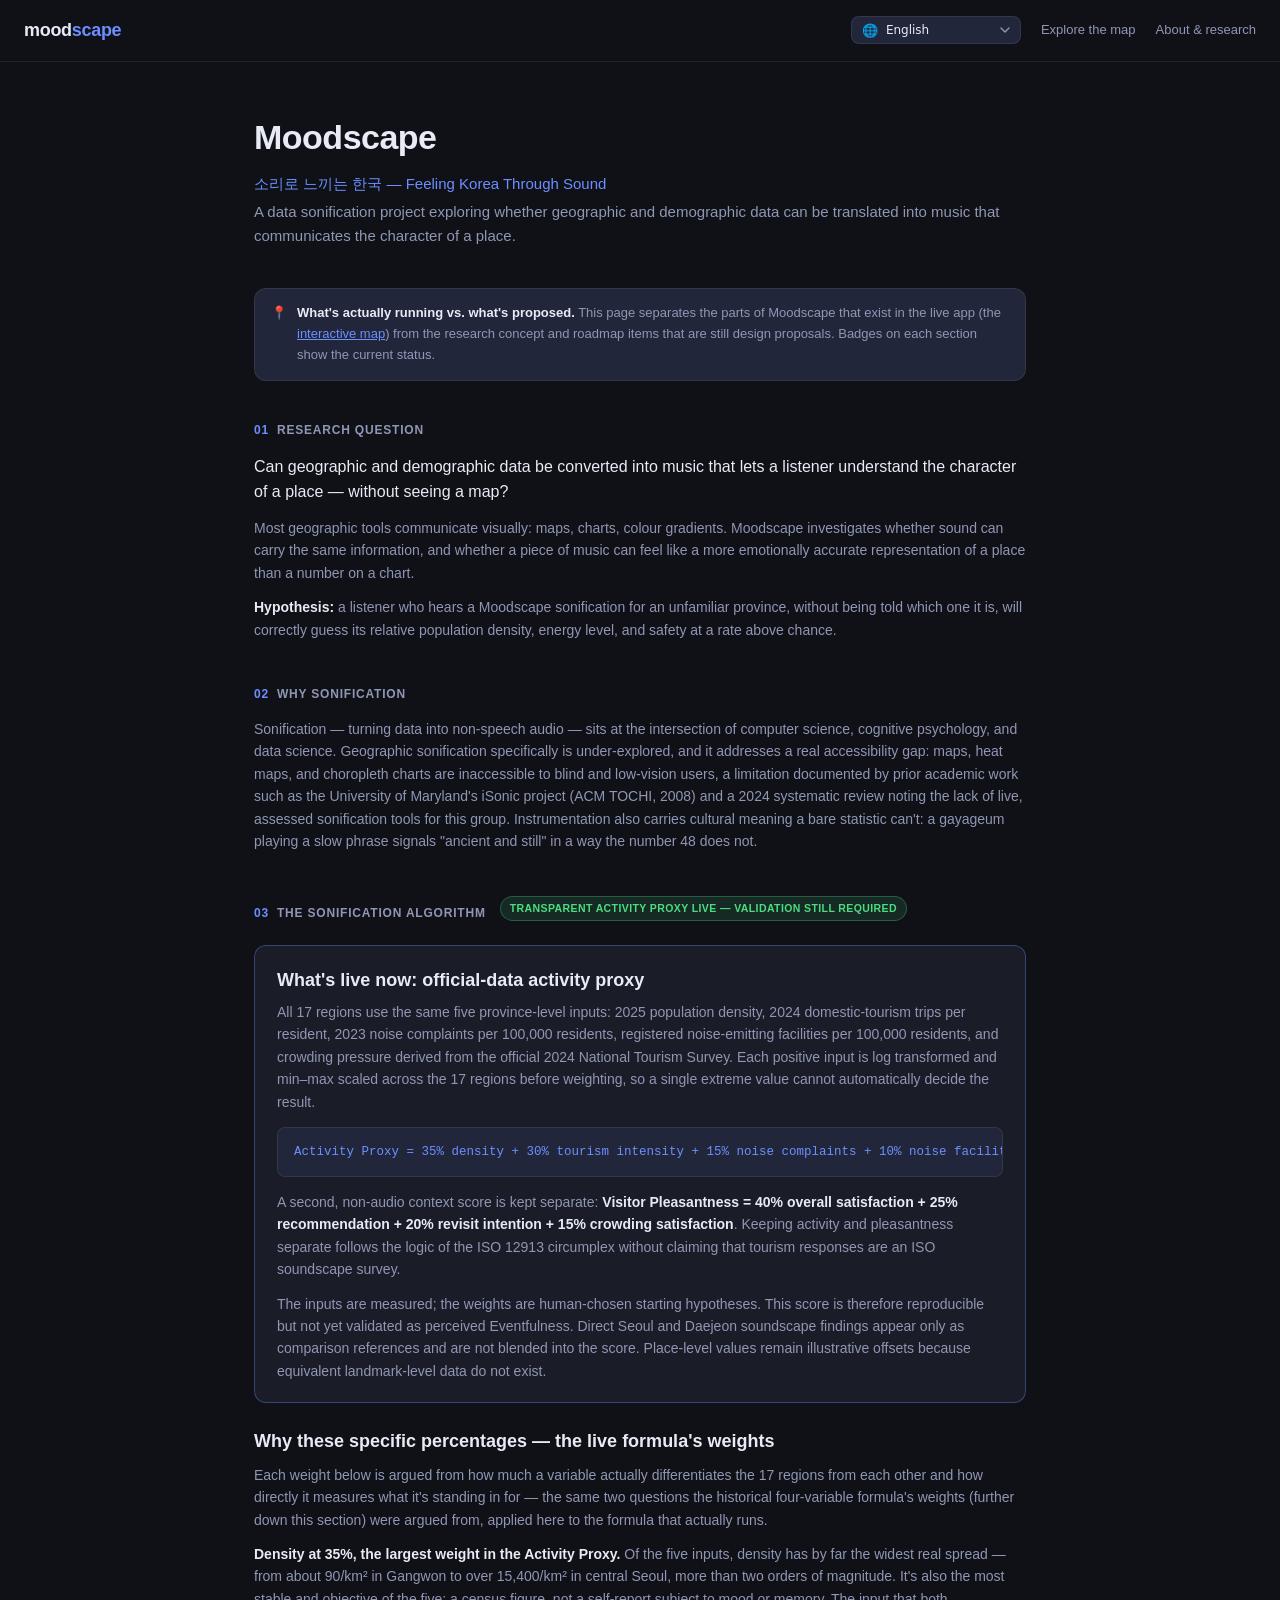
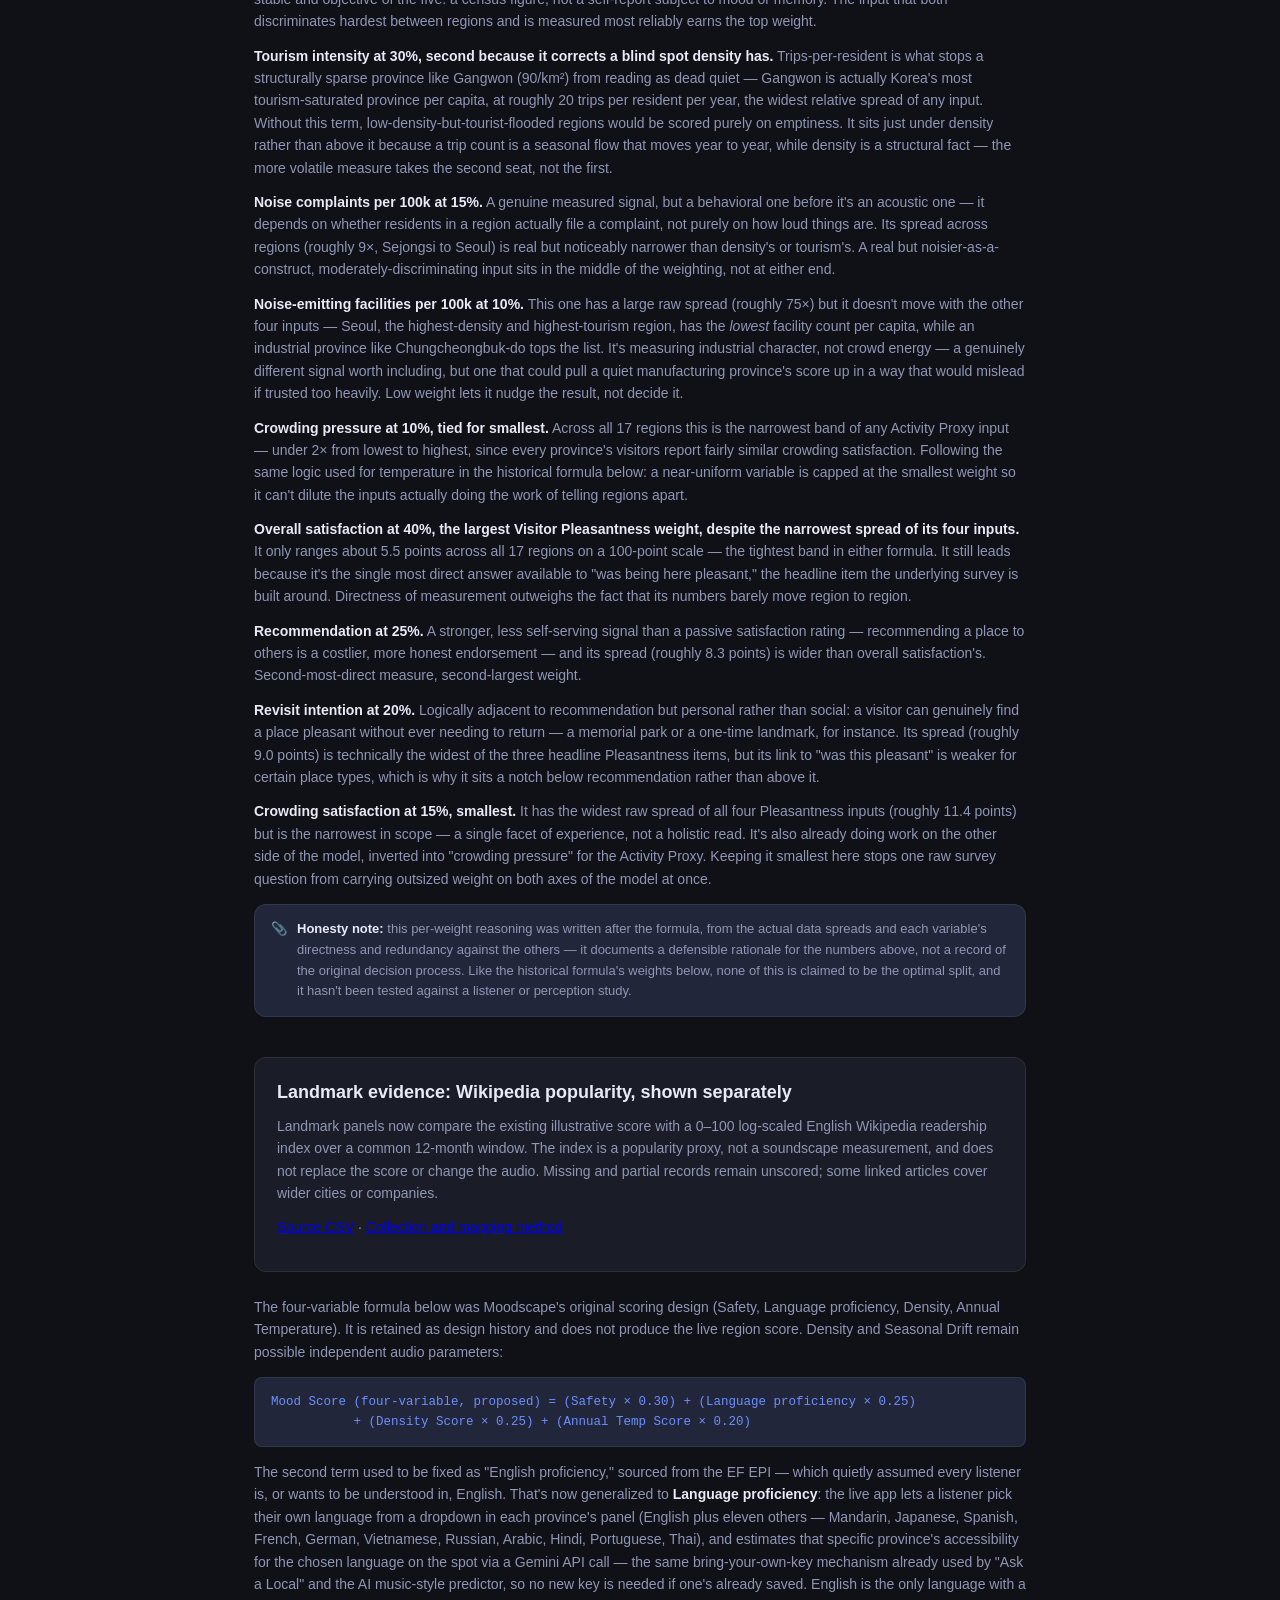
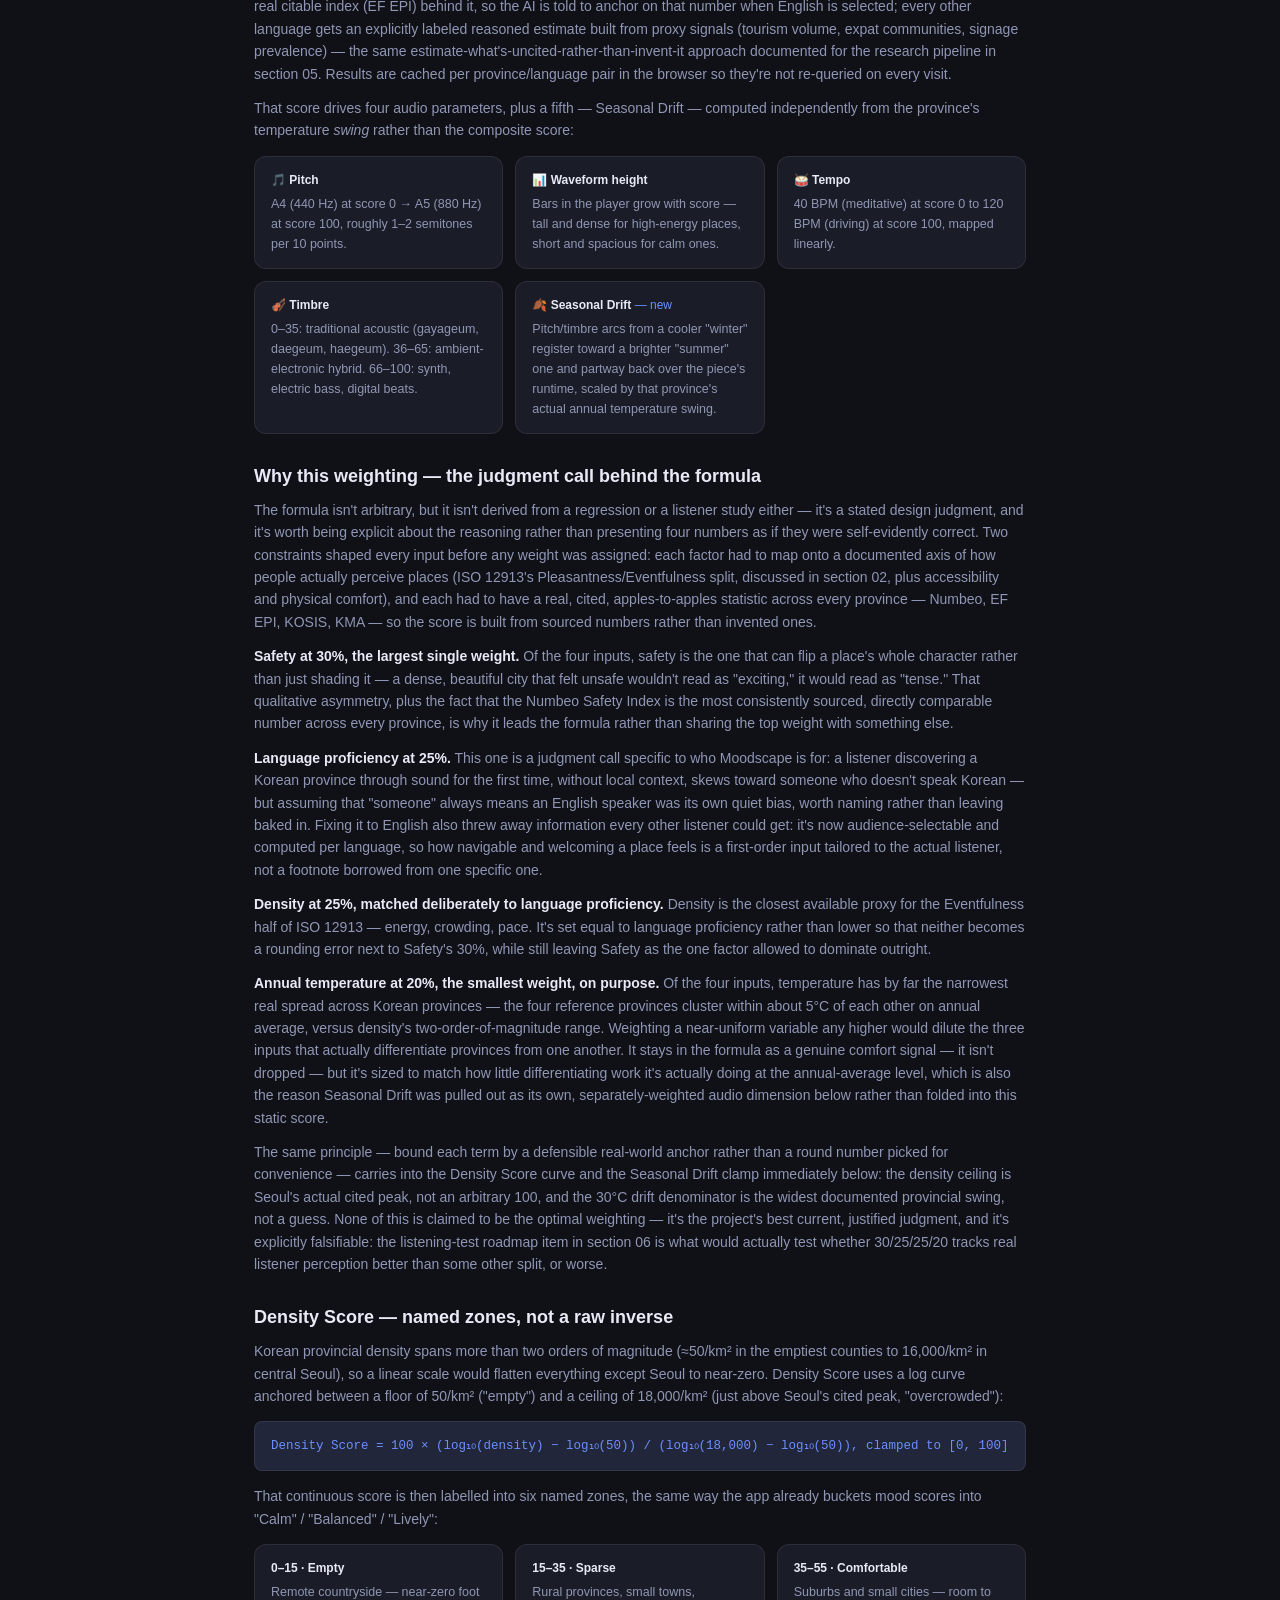
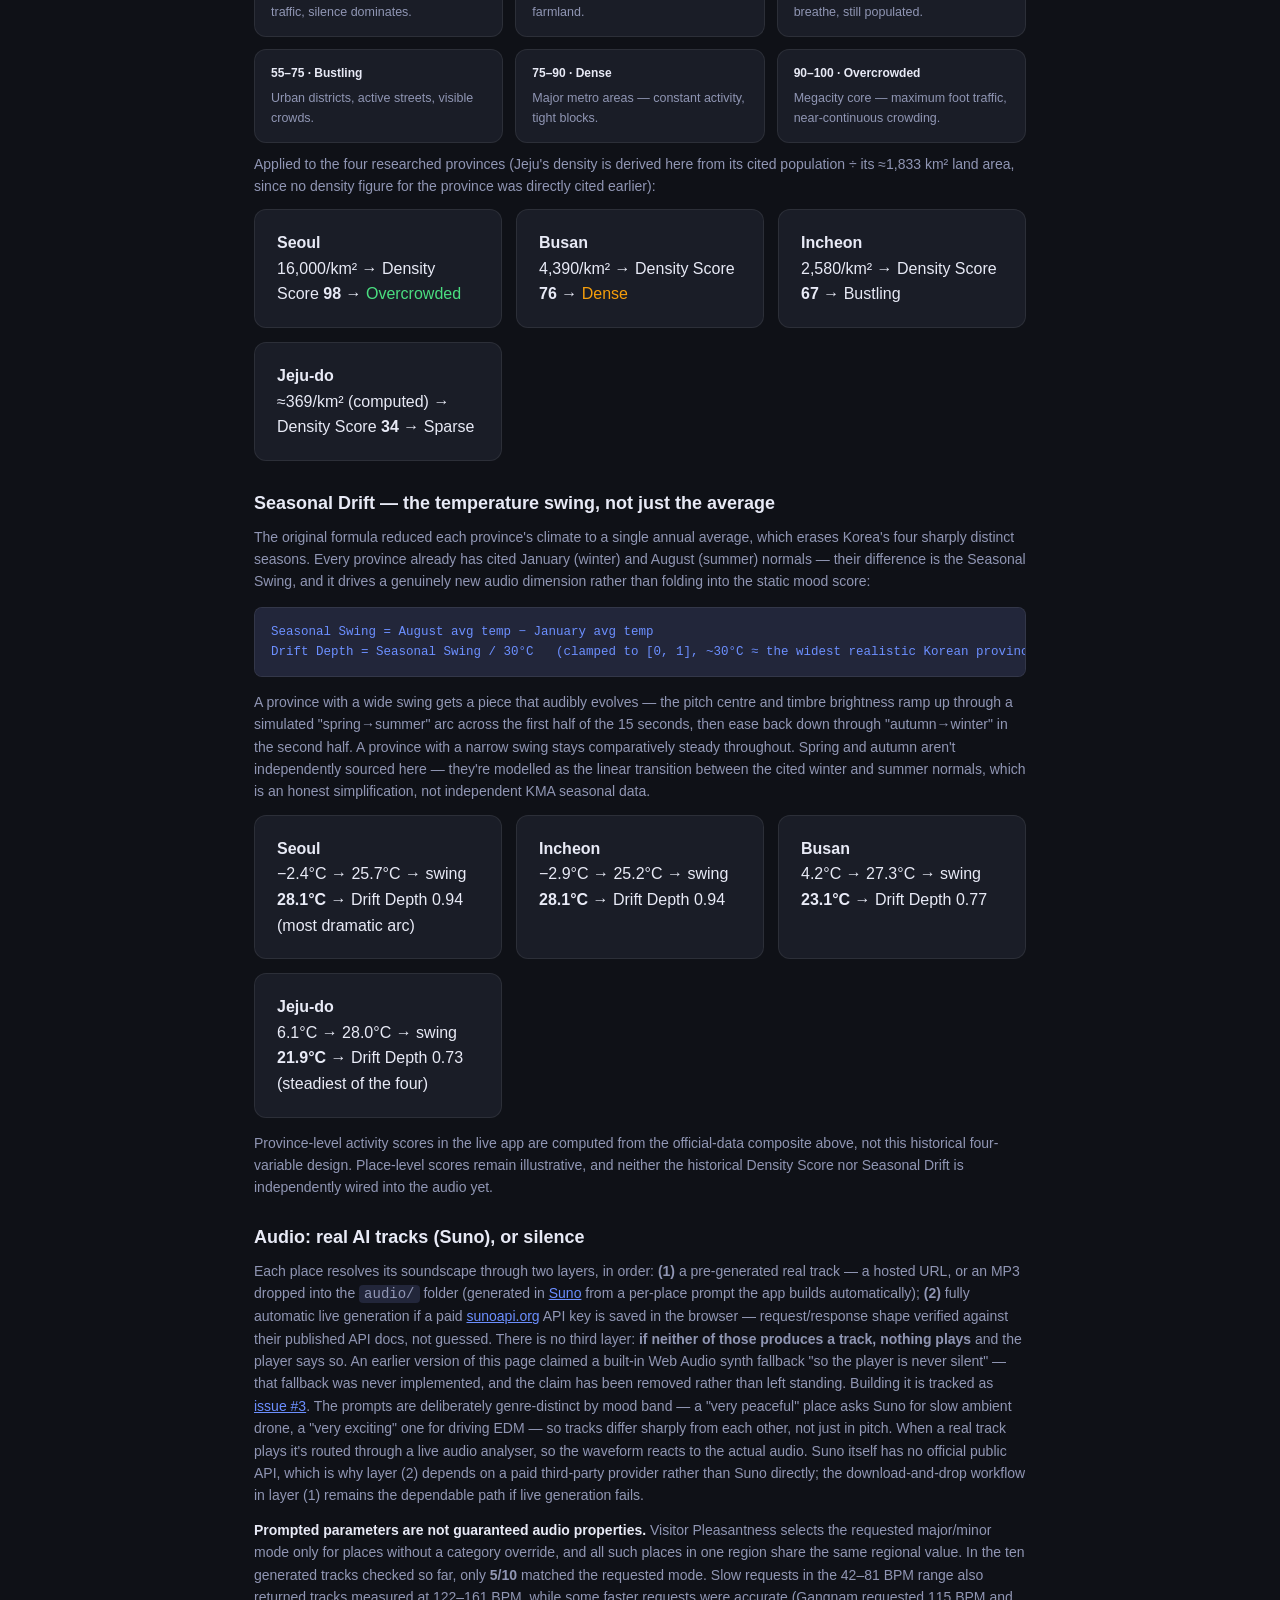
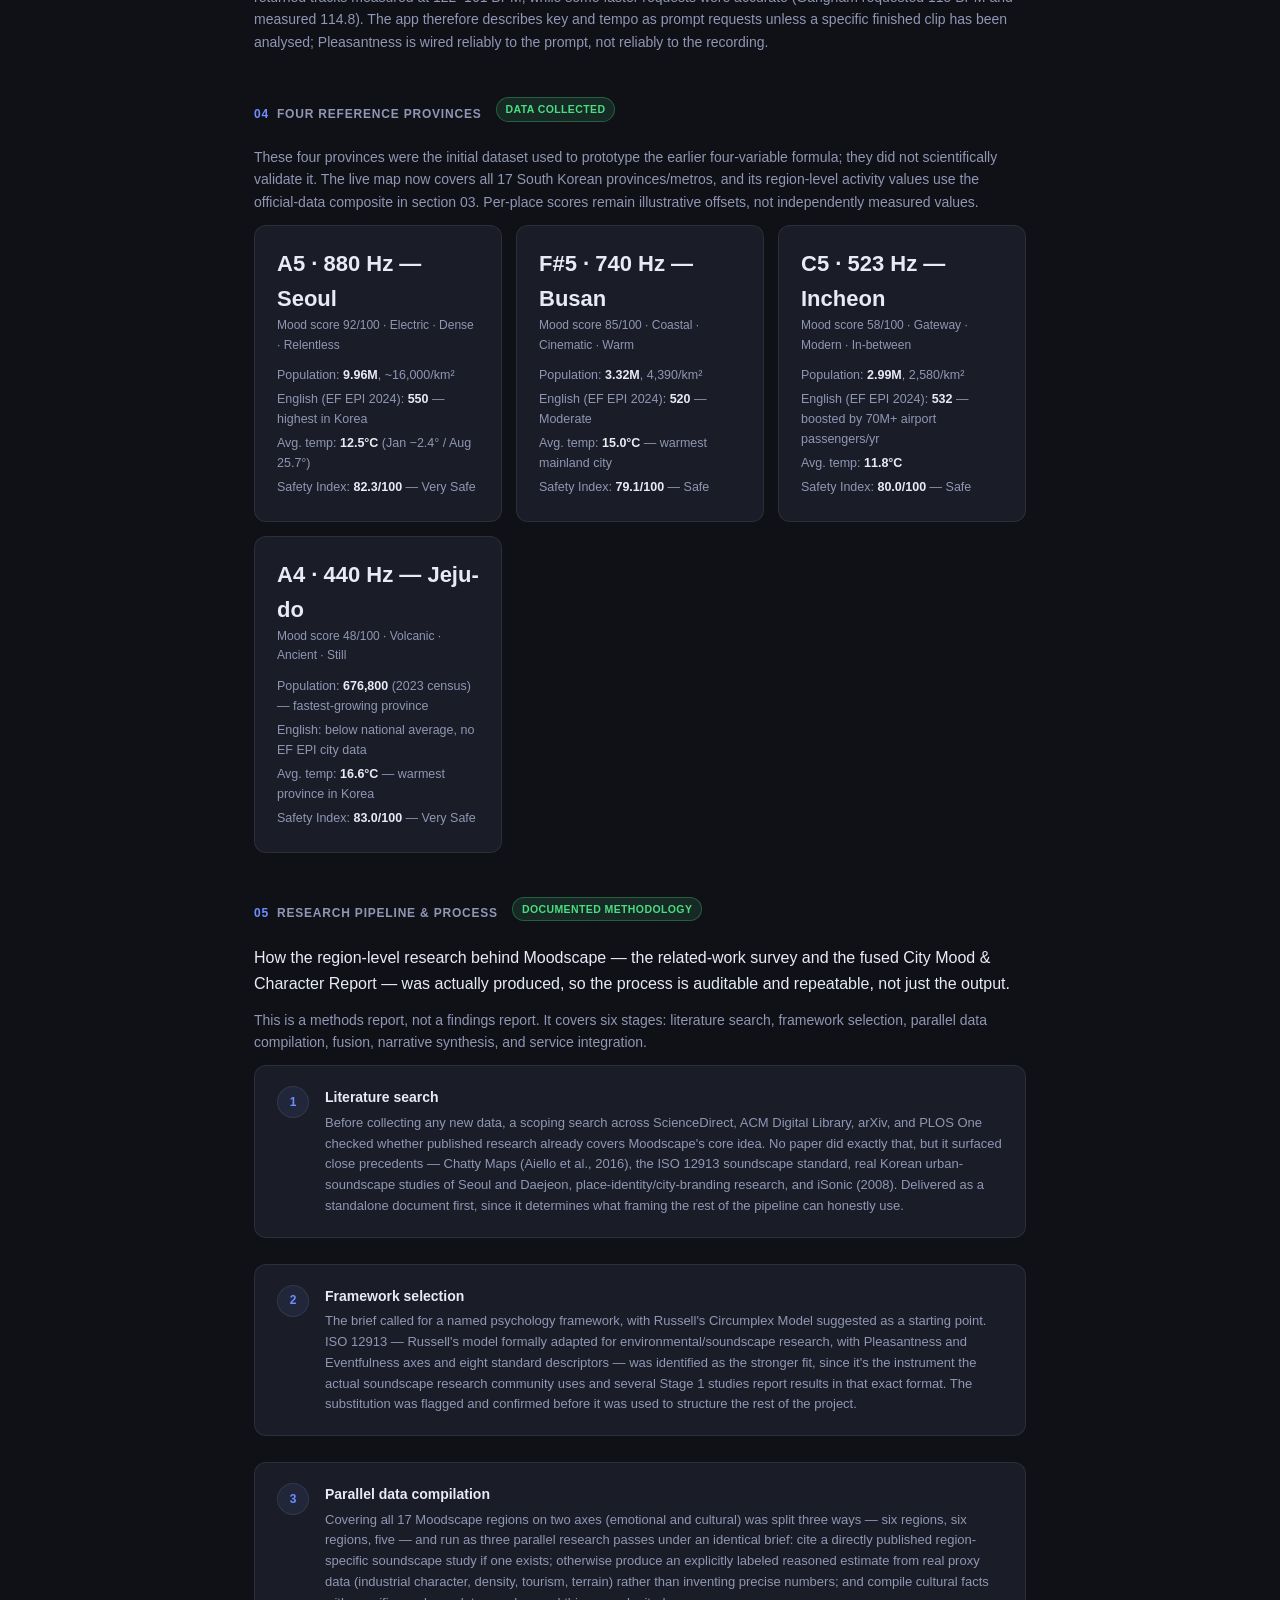
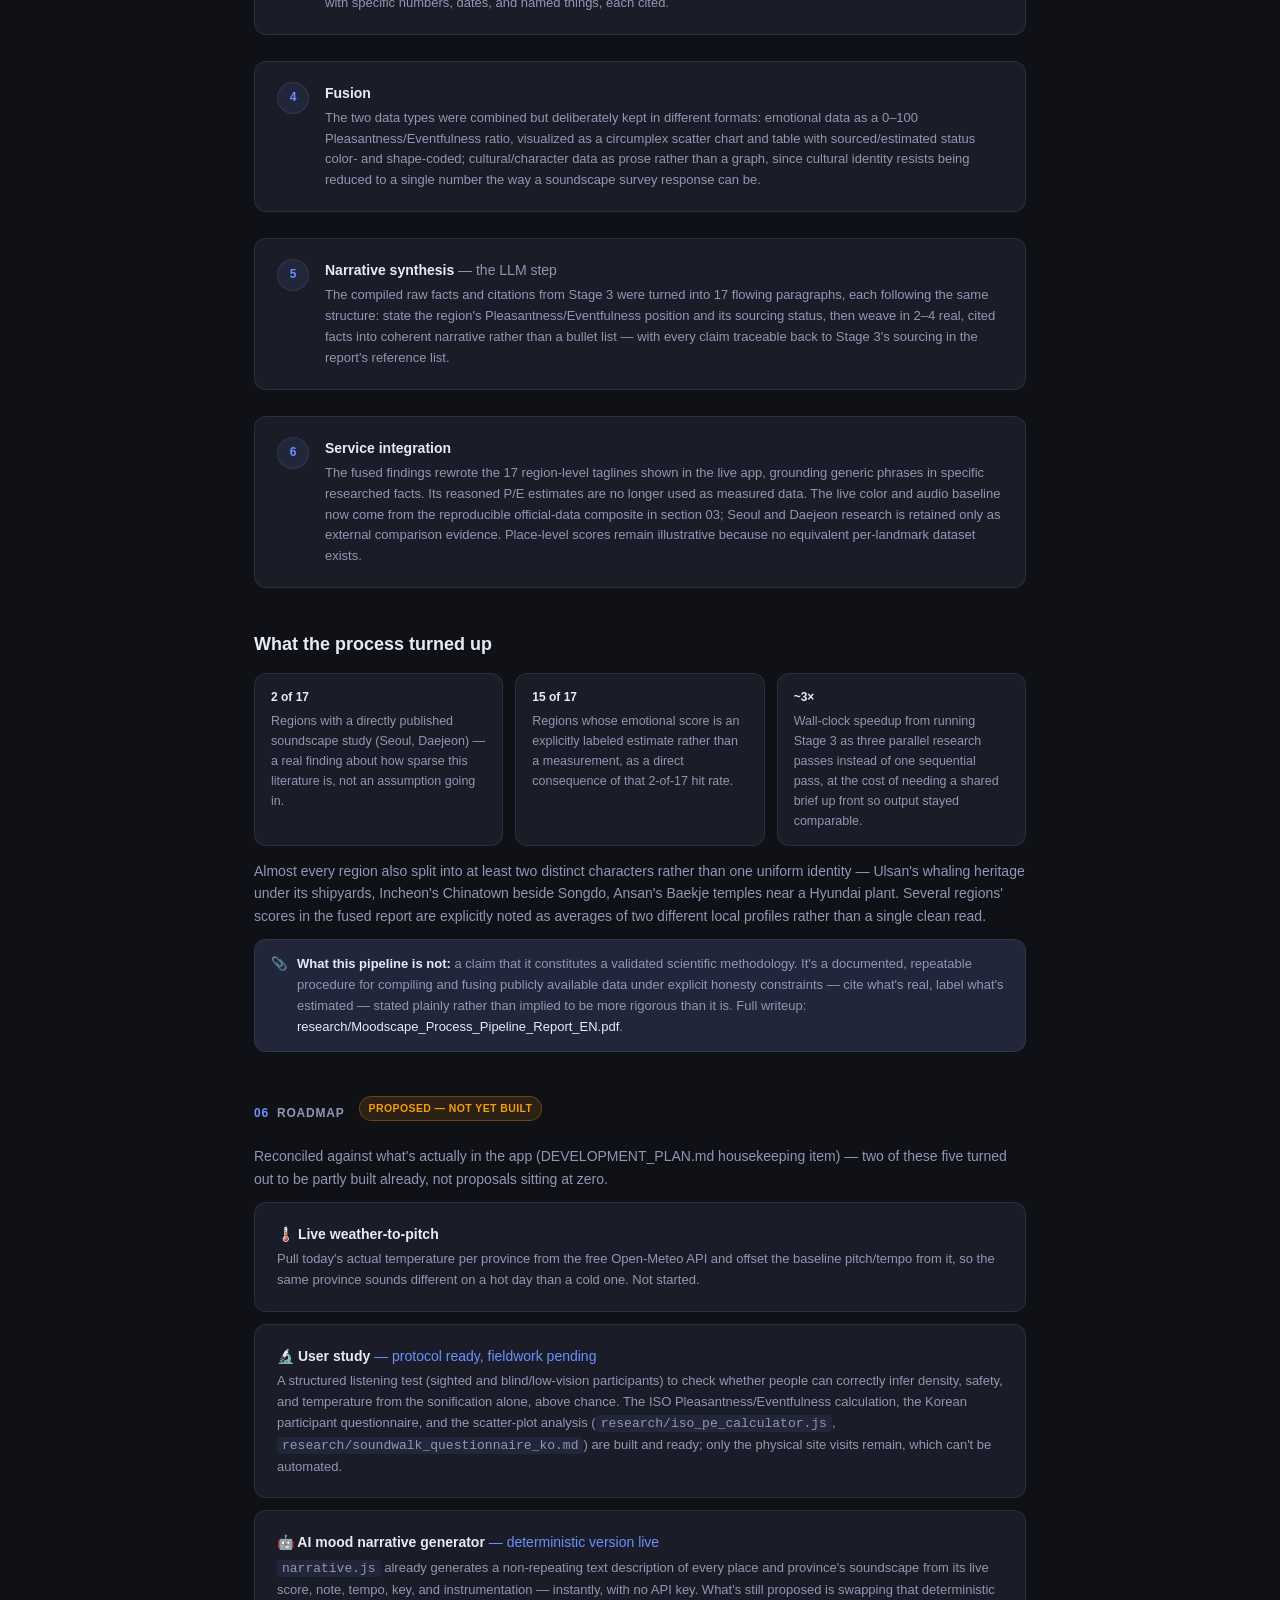
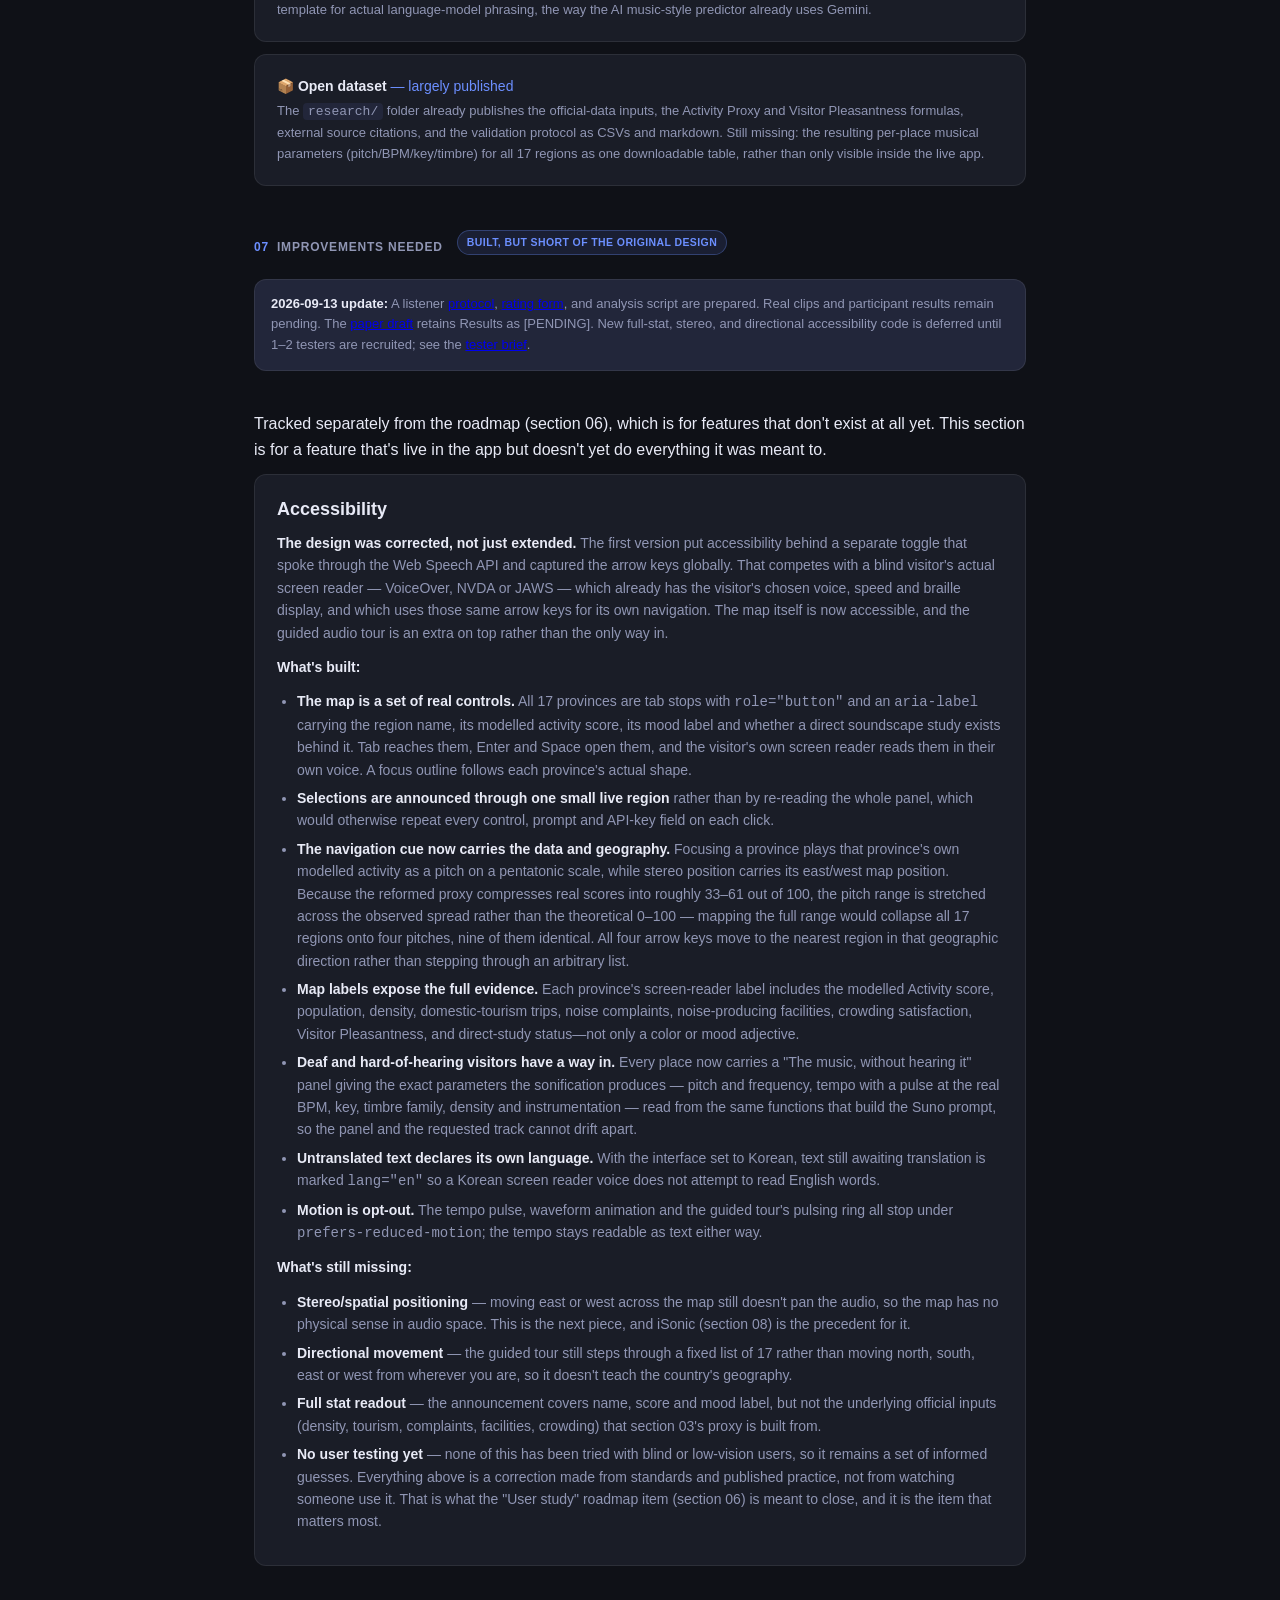
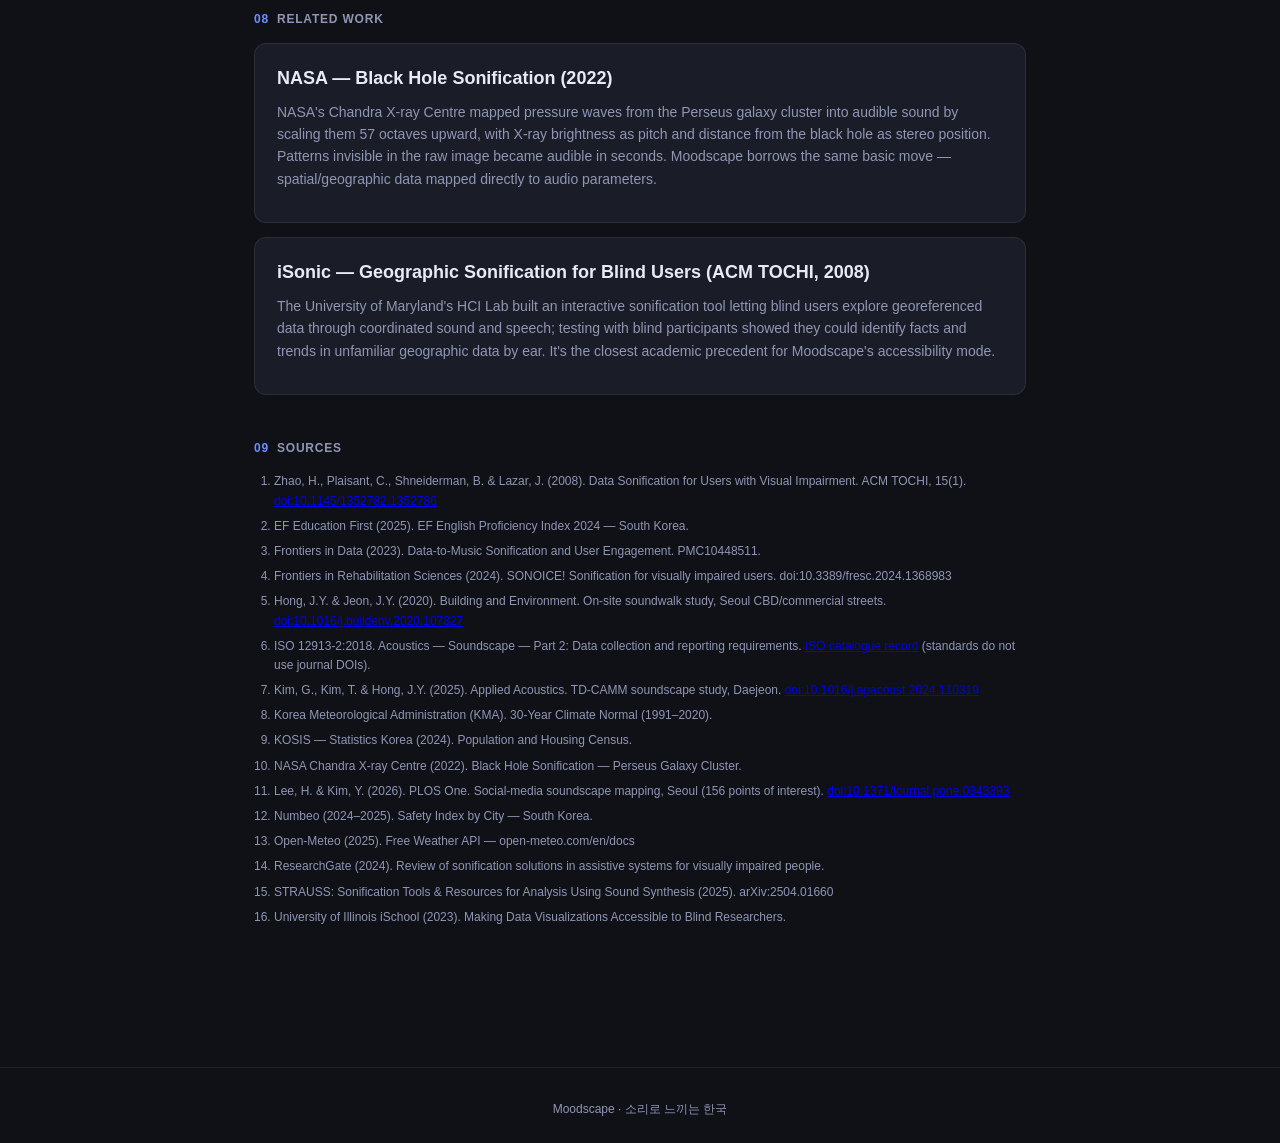
<file: about.html>
<!DOCTYPE html>
<html lang="en">
<head>
<meta charset="UTF-8">
<meta name="viewport" content="width=device-width, initial-scale=1.0">
<title>About & Research — Moodscape</title>
<link rel="stylesheet" href="about.css">
</head>
<body>

<header>
  <div class="logo">mood<span>scape</span></div>
  <nav>
    <div class="lang-picker" title="Language for the accessibility estimate">
      <span class="header-lang-icon">🌐</span>
      <select id="header-lang-select" class="header-lang-select" onchange="onHeaderLanguageChange(this.value)">
        <option value="English">English</option>
        <option value="Korean">한국어</option>
        <option value="Mandarin Chinese">Mandarin Chinese</option>
        <option value="Japanese">Japanese</option>
        <option value="Spanish">Spanish</option>
        <option value="French">French</option>
        <option value="German">German</option>
        <option value="Vietnamese">Vietnamese</option>
        <option value="Russian">Russian</option>
        <option value="Arabic">Arabic</option>
        <option value="Hindi">Hindi</option>
        <option value="Portuguese">Portuguese</option>
        <option value="Thai">Thai</option>
      </select>
    </div>
    <a href="index.html">Explore the map</a>
    <a href="about.html">About &amp; research</a>
  </nav>
</header>

<main>
  <div class="hero">
    <h1>Moodscape</h1>
    <div class="kr">소리로 느끼는 한국 — Feeling Korea Through Sound</div>
    <div class="sub">A data sonification project exploring whether geographic and demographic data can be translated into music that communicates the character of a place.</div>
  </div>

  <div class="status-banner">
    <span>📍</span>
    <div>
      <b>What's actually running vs. what's proposed.</b> This page separates the parts of Moodscape that exist in the live app (the <a href="index.html" style="color:var(--accent)">interactive map</a>) from the research concept and roadmap items that are still design proposals. Badges on each section show the current status.
    </div>
  </div>

  <section>
    <h2><span class="n">01</span> Research question</h2>
    <p class="lede">Can geographic and demographic data be converted into music that lets a listener understand the character of a place — without seeing a map?</p>
    <p>Most geographic tools communicate visually: maps, charts, colour gradients. Moodscape investigates whether sound can carry the same information, and whether a piece of music can feel like a more emotionally accurate representation of a place than a number on a chart.</p>
    <p><b style="color:var(--text)">Hypothesis:</b> a listener who hears a Moodscape sonification for an unfamiliar province, without being told which one it is, will correctly guess its relative population density, energy level, and safety at a rate above chance.</p>
  </section>

  <section>
    <h2><span class="n">02</span> Why sonification</h2>
    <p>Sonification — turning data into non-speech audio — sits at the intersection of computer science, cognitive psychology, and data science. Geographic sonification specifically is under-explored, and it addresses a real accessibility gap: maps, heat maps, and choropleth charts are inaccessible to blind and low-vision users, a limitation documented by prior academic work such as the University of Maryland's iSonic project (ACM TOCHI, 2008) and a 2024 systematic review noting the lack of live, assessed sonification tools for this group. Instrumentation also carries cultural meaning a bare statistic can't: a gayageum playing a slow phrase signals "ancient and still" in a way the number 48 does not.</p>
  </section>

  <section>
    <h2><span class="n">03</span> The sonification algorithm <span class="badge built" style="margin-left:6px;">Transparent activity proxy live — validation still required</span></h2>
    <div class="card" style="border-color:rgba(108,143,255,0.35);">
      <h3 style="margin-bottom:6px;">What's live now: official-data activity proxy</h3>
      <p style="margin-bottom:8px;">All 17 regions use the same five province-level inputs: 2025 population density, 2024 domestic-tourism trips per resident, 2023 noise complaints per 100,000 residents, registered noise-emitting facilities per 100,000 residents, and crowding pressure derived from the official 2024 National Tourism Survey. Each positive input is log transformed and min–max scaled across the 17 regions before weighting, so a single extreme value cannot automatically decide the result.</p>
      <div class="formula">Activity Proxy = 35% density + 30% tourism intensity + 15% noise complaints + 10% noise facilities + 10% crowding pressure</div>
      <p>A second, non-audio context score is kept separate: <b style="color:var(--text)">Visitor Pleasantness = 40% overall satisfaction + 25% recommendation + 20% revisit intention + 15% crowding satisfaction</b>. Keeping activity and pleasantness separate follows the logic of the ISO 12913 circumplex without claiming that tourism responses are an ISO soundscape survey.</p>
      <p style="margin-bottom:0;">The inputs are measured; the weights are human-chosen starting hypotheses. This score is therefore reproducible but not yet validated as perceived Eventfulness. Direct Seoul and Daejeon soundscape findings appear only as comparison references and are not blended into the score. Place-level values remain illustrative offsets because equivalent landmark-level data do not exist.</p>
    </div>

    <h3 style="margin-top:24px;">Why these specific percentages — the live formula's weights</h3>
    <p>Each weight below is argued from how much a variable actually differentiates the 17 regions from each other and how directly it measures what it's standing in for — the same two questions the historical four-variable formula's weights (further down this section) were argued from, applied here to the formula that actually runs.</p>
    <p><b style="color:var(--text)">Density at 35%, the largest weight in the Activity Proxy.</b> Of the five inputs, density has by far the widest real spread — from about 90/km² in Gangwon to over 15,400/km² in central Seoul, more than two orders of magnitude. It's also the most stable and objective of the five: a census figure, not a self-report subject to mood or memory. The input that both discriminates hardest between regions and is measured most reliably earns the top weight.</p>
    <p><b style="color:var(--text)">Tourism intensity at 30%, second because it corrects a blind spot density has.</b> Trips-per-resident is what stops a structurally sparse province like Gangwon (90/km²) from reading as dead quiet — Gangwon is actually Korea's most tourism-saturated province per capita, at roughly 20 trips per resident per year, the widest relative spread of any input. Without this term, low-density-but-tourist-flooded regions would be scored purely on emptiness. It sits just under density rather than above it because a trip count is a seasonal flow that moves year to year, while density is a structural fact — the more volatile measure takes the second seat, not the first.</p>
    <p><b style="color:var(--text)">Noise complaints per 100k at 15%.</b> A genuine measured signal, but a behavioral one before it's an acoustic one — it depends on whether residents in a region actually file a complaint, not purely on how loud things are. Its spread across regions (roughly 9×, Sejongsi to Seoul) is real but noticeably narrower than density's or tourism's. A real but noisier-as-a-construct, moderately-discriminating input sits in the middle of the weighting, not at either end.</p>
    <p><b style="color:var(--text)">Noise-emitting facilities per 100k at 10%.</b> This one has a large raw spread (roughly 75×) but it doesn't move with the other four inputs — Seoul, the highest-density and highest-tourism region, has the <em>lowest</em> facility count per capita, while an industrial province like Chungcheongbuk-do tops the list. It's measuring industrial character, not crowd energy — a genuinely different signal worth including, but one that could pull a quiet manufacturing province's score up in a way that would mislead if trusted too heavily. Low weight lets it nudge the result, not decide it.</p>
    <p><b style="color:var(--text)">Crowding pressure at 10%, tied for smallest.</b> Across all 17 regions this is the narrowest band of any Activity Proxy input — under 2× from lowest to highest, since every province's visitors report fairly similar crowding satisfaction. Following the same logic used for temperature in the historical formula below: a near-uniform variable is capped at the smallest weight so it can't dilute the inputs actually doing the work of telling regions apart.</p>
    <p><b style="color:var(--text)">Overall satisfaction at 40%, the largest Visitor Pleasantness weight, despite the narrowest spread of its four inputs.</b> It only ranges about 5.5 points across all 17 regions on a 100-point scale — the tightest band in either formula. It still leads because it's the single most direct answer available to "was being here pleasant," the headline item the underlying survey is built around. Directness of measurement outweighs the fact that its numbers barely move region to region.</p>
    <p><b style="color:var(--text)">Recommendation at 25%.</b> A stronger, less self-serving signal than a passive satisfaction rating — recommending a place to others is a costlier, more honest endorsement — and its spread (roughly 8.3 points) is wider than overall satisfaction's. Second-most-direct measure, second-largest weight.</p>
    <p><b style="color:var(--text)">Revisit intention at 20%.</b> Logically adjacent to recommendation but personal rather than social: a visitor can genuinely find a place pleasant without ever needing to return — a memorial park or a one-time landmark, for instance. Its spread (roughly 9.0 points) is technically the widest of the three headline Pleasantness items, but its link to "was this pleasant" is weaker for certain place types, which is why it sits a notch below recommendation rather than above it.</p>
    <p style="margin-bottom:0;"><b style="color:var(--text)">Crowding satisfaction at 15%, smallest.</b> It has the widest raw spread of all four Pleasantness inputs (roughly 11.4 points) but is the narrowest in scope — a single facet of experience, not a holistic read. It's also already doing work on the other side of the model, inverted into "crowding pressure" for the Activity Proxy. Keeping it smallest here stops one raw survey question from carrying outsized weight on both axes of the model at once.</p>
    <div class="status-banner" style="margin-top:14px;">
      <span>📎</span>
      <div><b>Honesty note:</b> this per-weight reasoning was written after the formula, from the actual data spreads and each variable's directness and redundancy against the others — it documents a defensible rationale for the numbers above, not a record of the original decision process. Like the historical formula's weights below, none of this is claimed to be the optimal split, and it hasn't been tested against a listener or perception study.</div>
    </div>

    <div class="card" style="margin-top:18px;">
      <h3>Landmark evidence: Wikipedia popularity, shown separately</h3>
      <p>Landmark panels now compare the existing illustrative score with a 0–100 log-scaled English Wikipedia readership index over a common 12-month window. The index is a popularity proxy, not a soundscape measurement, and does not replace the score or change the audio. Missing and partial records remain unscored; some linked articles cover wider cities or companies.</p>
      <p><a href="research/moodscape_landmark_pageviews.csv">Source CSV</a> · <a href="research/landmark_pageviews_method.md">Collection and mapping method</a></p>
    </div>

    <p style="margin-top:24px;">The four-variable formula below was Moodscape's original scoring design (Safety, Language proficiency, Density, Annual Temperature). It is retained as design history and does not produce the live region score. Density and Seasonal Drift remain possible independent audio parameters:</p>
    <div class="formula">Mood Score (four-variable, proposed) = (Safety × 0.30) + (Language proficiency × 0.25)
           + (Density Score × 0.25) + (Annual Temp Score × 0.20)</div>
    <p>The second term used to be fixed as "English proficiency," sourced from the EF EPI — which quietly assumed every listener is, or wants to be understood in, English. That's now generalized to <b style="color:var(--text)">Language proficiency</b>: the live app lets a listener pick their own language from a dropdown in each province's panel (English plus eleven others — Mandarin, Japanese, Spanish, French, German, Vietnamese, Russian, Arabic, Hindi, Portuguese, Thai), and estimates that specific province's accessibility for the chosen language on the spot via a Gemini API call — the same bring-your-own-key mechanism already used by "Ask a Local" and the AI music-style predictor, so no new key is needed if one's already saved. English is the only language with a real citable index (EF EPI) behind it, so the AI is told to anchor on that number when English is selected; every other language gets an explicitly labeled reasoned estimate built from proxy signals (tourism volume, expat communities, signage prevalence) — the same estimate-what's-uncited-rather-than-invent-it approach documented for the research pipeline in section 05. Results are cached per province/language pair in the browser so they're not re-queried on every visit.</p>
    <p>That score drives four audio parameters, plus a fifth — Seasonal Drift — computed independently from the province's temperature <em>swing</em> rather than the composite score:</p>
    <div class="param-grid">
      <div class="card">
        <div class="k">🎵 Pitch</div>
        <div class="v">A4 (440 Hz) at score 0 → A5 (880 Hz) at score 100, roughly 1–2 semitones per 10 points.</div>
      </div>
      <div class="card">
        <div class="k">📊 Waveform height</div>
        <div class="v">Bars in the player grow with score — tall and dense for high-energy places, short and spacious for calm ones.</div>
      </div>
      <div class="card">
        <div class="k">🥁 Tempo</div>
        <div class="v">40 BPM (meditative) at score 0 to 120 BPM (driving) at score 100, mapped linearly.</div>
      </div>
      <div class="card">
        <div class="k">🎻 Timbre</div>
        <div class="v">0–35: traditional acoustic (gayageum, daegeum, haegeum). 36–65: ambient-electronic hybrid. 66–100: synth, electric bass, digital beats.</div>
      </div>
      <div class="card">
        <div class="k">🍂 Seasonal Drift <span style="color:var(--accent);font-weight:400;">— new</span></div>
        <div class="v">Pitch/timbre arcs from a cooler "winter" register toward a brighter "summer" one and partway back over the piece's runtime, scaled by that province's actual annual temperature swing.</div>
      </div>
    </div>

    <h3 style="margin-top:28px;">Why this weighting — the judgment call behind the formula</h3>
    <p>The formula isn't arbitrary, but it isn't derived from a regression or a listener study either — it's a stated design judgment, and it's worth being explicit about the reasoning rather than presenting four numbers as if they were self-evidently correct. Two constraints shaped every input before any weight was assigned: each factor had to map onto a documented axis of how people actually perceive places (ISO 12913's Pleasantness/Eventfulness split, discussed in section 02, plus accessibility and physical comfort), and each had to have a real, cited, apples-to-apples statistic across every province — Numbeo, EF EPI, KOSIS, KMA — so the score is built from sourced numbers rather than invented ones.</p>
    <p><b style="color:var(--text)">Safety at 30%, the largest single weight.</b> Of the four inputs, safety is the one that can flip a place's whole character rather than just shading it — a dense, beautiful city that felt unsafe wouldn't read as "exciting," it would read as "tense." That qualitative asymmetry, plus the fact that the Numbeo Safety Index is the most consistently sourced, directly comparable number across every province, is why it leads the formula rather than sharing the top weight with something else.</p>
    <p><b style="color:var(--text)">Language proficiency at 25%.</b> This one is a judgment call specific to who Moodscape is for: a listener discovering a Korean province through sound for the first time, without local context, skews toward someone who doesn't speak Korean — but assuming that "someone" always means an English speaker was its own quiet bias, worth naming rather than leaving baked in. Fixing it to English also threw away information every other listener could get: it's now audience-selectable and computed per language, so how navigable and welcoming a place feels is a first-order input tailored to the actual listener, not a footnote borrowed from one specific one.</p>
    <p><b style="color:var(--text)">Density at 25%, matched deliberately to language proficiency.</b> Density is the closest available proxy for the Eventfulness half of ISO 12913 — energy, crowding, pace. It's set equal to language proficiency rather than lower so that neither becomes a rounding error next to Safety's 30%, while still leaving Safety as the one factor allowed to dominate outright.</p>
    <p><b style="color:var(--text)">Annual temperature at 20%, the smallest weight, on purpose.</b> Of the four inputs, temperature has by far the narrowest real spread across Korean provinces — the four reference provinces cluster within about 5°C of each other on annual average, versus density's two-order-of-magnitude range. Weighting a near-uniform variable any higher would dilute the three inputs that actually differentiate provinces from one another. It stays in the formula as a genuine comfort signal — it isn't dropped — but it's sized to match how little differentiating work it's actually doing at the annual-average level, which is also the reason Seasonal Drift was pulled out as its own, separately-weighted audio dimension below rather than folded into this static score.</p>
    <p>The same principle — bound each term by a defensible real-world anchor rather than a round number picked for convenience — carries into the Density Score curve and the Seasonal Drift clamp immediately below: the density ceiling is Seoul's actual cited peak, not an arbitrary 100, and the 30°C drift denominator is the widest documented provincial swing, not a guess. None of this is claimed to be the optimal weighting — it's the project's best current, justified judgment, and it's explicitly falsifiable: the listening-test roadmap item in section 06 is what would actually test whether 30/25/25/20 tracks real listener perception better than some other split, or worse.</p>

    <h3 style="margin-top:28px;">Density Score — named zones, not a raw inverse</h3>
    <p>Korean provincial density spans more than two orders of magnitude (≈50/km² in the emptiest counties to 16,000/km² in central Seoul), so a linear scale would flatten everything except Seoul to near-zero. Density Score uses a log curve anchored between a floor of 50/km² ("empty") and a ceiling of 18,000/km² (just above Seoul's cited peak, "overcrowded"):</p>
    <div class="formula">Density Score = 100 × (log₁₀(density) − log₁₀(50)) / (log₁₀(18,000) − log₁₀(50)), clamped to [0, 100]</div>
    <p>That continuous score is then labelled into six named zones, the same way the app already buckets mood scores into "Calm" / "Balanced" / "Lively":</p>
    <div class="param-grid">
      <div class="card"><div class="k">0–15 · Empty</div><div class="v">Remote countryside — near-zero foot traffic, silence dominates.</div></div>
      <div class="card"><div class="k">15–35 · Sparse</div><div class="v">Rural provinces, small towns, farmland.</div></div>
      <div class="card"><div class="k">35–55 · Comfortable</div><div class="v">Suburbs and small cities — room to breathe, still populated.</div></div>
      <div class="card"><div class="k">55–75 · Bustling</div><div class="v">Urban districts, active streets, visible crowds.</div></div>
      <div class="card"><div class="k">75–90 · Dense</div><div class="v">Major metro areas — constant activity, tight blocks.</div></div>
      <div class="card"><div class="k">90–100 · Overcrowded</div><div class="v">Megacity core — maximum foot traffic, near-continuous crowding.</div></div>
    </div>
    <p style="margin-top:10px;">Applied to the four researched provinces (Jeju's density is derived here from its cited population ÷ its ≈1,833 km² land area, since no density figure for the province was directly cited earlier):</p>
    <div class="province-grid">
      <div class="card"><div class="k" style="font-weight:600;">Seoul</div><div class="v">16,000/km² → Density Score <b>98</b> → <span style="color:var(--green);">Overcrowded</span></div></div>
      <div class="card"><div class="k" style="font-weight:600;">Busan</div><div class="v">4,390/km² → Density Score <b>76</b> → <span style="color:var(--amber);">Dense</span></div></div>
      <div class="card"><div class="k" style="font-weight:600;">Incheon</div><div class="v">2,580/km² → Density Score <b>67</b> → Bustling</div></div>
      <div class="card"><div class="k" style="font-weight:600;">Jeju-do</div><div class="v">≈369/km² (computed) → Density Score <b>34</b> → Sparse</div></div>
    </div>

    <h3 style="margin-top:28px;">Seasonal Drift — the temperature swing, not just the average</h3>
    <p>The original formula reduced each province's climate to a single annual average, which erases Korea's four sharply distinct seasons. Every province already has cited January (winter) and August (summer) normals — their difference is the Seasonal Swing, and it drives a genuinely new audio dimension rather than folding into the static mood score:</p>
    <div class="formula">Seasonal Swing = August avg temp − January avg temp
Drift Depth = Seasonal Swing / 30°C   (clamped to [0, 1], ~30°C ≈ the widest realistic Korean provincial swing)</div>
    <p>A province with a wide swing gets a piece that audibly evolves — the pitch centre and timbre brightness ramp up through a simulated "spring→summer" arc across the first half of the 15 seconds, then ease back down through "autumn→winter" in the second half. A province with a narrow swing stays comparatively steady throughout. Spring and autumn aren't independently sourced here — they're modelled as the linear transition between the cited winter and summer normals, which is an honest simplification, not independent KMA seasonal data.</p>
    <div class="province-grid">
      <div class="card"><div class="k" style="font-weight:600;">Seoul</div><div class="v">−2.4°C → 25.7°C → swing <b>28.1°C</b> → Drift Depth 0.94 (most dramatic arc)</div></div>
      <div class="card"><div class="k" style="font-weight:600;">Incheon</div><div class="v">−2.9°C → 25.2°C → swing <b>28.1°C</b> → Drift Depth 0.94</div></div>
      <div class="card"><div class="k" style="font-weight:600;">Busan</div><div class="v">4.2°C → 27.3°C → swing <b>23.1°C</b> → Drift Depth 0.77</div></div>
      <div class="card"><div class="k" style="font-weight:600;">Jeju-do</div><div class="v">6.1°C → 28.0°C → swing <b>21.9°C</b> → Drift Depth 0.73 (steadiest of the four)</div></div>
    </div>

    <p style="margin-top:14px;">Province-level activity scores in the live app are computed from the official-data composite above, not this historical four-variable design. Place-level scores remain illustrative, and neither the historical Density Score nor Seasonal Drift is independently wired into the audio yet.</p>
    <h3 style="margin-top:24px;">Audio: real AI tracks (Suno), or silence</h3>
    <p>Each place resolves its soundscape through two layers, in order: <b>(1)</b> a pre-generated real track — a hosted URL, or an MP3 dropped into the <code style="background:var(--bg3);padding:1px 5px;border-radius:4px;">audio/</code> folder (generated in <a href="https://suno.com" target="_blank" rel="noopener" style="color:var(--accent)">Suno</a> from a per-place prompt the app builds automatically); <b>(2)</b> fully automatic live generation if a paid <a href="https://sunoapi.org" target="_blank" rel="noopener" style="color:var(--accent)">sunoapi.org</a> API key is saved in the browser — request/response shape verified against their published API docs, not guessed. There is no third layer: <b>if neither of those produces a track, nothing plays</b> and the player says so. An earlier version of this page claimed a built-in Web Audio synth fallback "so the player is never silent" — that fallback was never implemented, and the claim has been removed rather than left standing. Building it is tracked as <a href="https://github.com/clairenah19/sound-moodscape/issues/3" target="_blank" rel="noopener" style="color:var(--accent)">issue #3</a>. The prompts are deliberately genre-distinct by mood band — a "very peaceful" place asks Suno for slow ambient drone, a "very exciting" one for driving EDM — so tracks differ sharply from each other, not just in pitch. When a real track plays it's routed through a live audio analyser, so the waveform reacts to the actual audio. Suno itself has no official public API, which is why layer (2) depends on a paid third-party provider rather than Suno directly; the download-and-drop workflow in layer (1) remains the dependable path if live generation fails.</p>
    <p><b style="color:var(--text)">Prompted parameters are not guaranteed audio properties.</b> Visitor Pleasantness selects the requested major/minor mode only for places without a category override, and all such places in one region share the same regional value. In the ten generated tracks checked so far, only <b>5/10</b> matched the requested mode. Slow requests in the 42–81 BPM range also returned tracks measured at 122–161 BPM, while some faster requests were accurate (Gangnam requested 115 BPM and measured 114.8). The app therefore describes key and tempo as prompt requests unless a specific finished clip has been analysed; Pleasantness is wired reliably to the prompt, not reliably to the recording.</p>
  </section>

  <section>
    <h2><span class="n">04</span> Four reference provinces <span class="badge built" style="margin-left:6px;">Data collected</span></h2>
    <p>These four provinces were the initial dataset used to prototype the earlier four-variable formula; they did not scientifically validate it. The live map now covers all 17 South Korean provinces/metros, and its region-level activity values use the official-data composite in section 03. Per-place scores remain illustrative offsets, not independently measured values.</p>
    <div class="province-grid">
      <div class="card">
        <div class="province-note">A5 · 880 Hz — Seoul</div>
        <div class="province-hz">Mood score 92/100 · Electric · Dense · Relentless</div>
        <ul class="province-stats">
          <li>Population: <b>9.96M</b>, ~16,000/km²</li>
          <li>English (EF EPI 2024): <b>550</b> — highest in Korea</li>
          <li>Avg. temp: <b>12.5°C</b> (Jan −2.4° / Aug 25.7°)</li>
          <li>Safety Index: <b>82.3/100</b> — Very Safe</li>
        </ul>
      </div>
      <div class="card">
        <div class="province-note">F#5 · 740 Hz — Busan</div>
        <div class="province-hz">Mood score 85/100 · Coastal · Cinematic · Warm</div>
        <ul class="province-stats">
          <li>Population: <b>3.32M</b>, 4,390/km²</li>
          <li>English (EF EPI 2024): <b>520</b> — Moderate</li>
          <li>Avg. temp: <b>15.0°C</b> — warmest mainland city</li>
          <li>Safety Index: <b>79.1/100</b> — Safe</li>
        </ul>
      </div>
      <div class="card">
        <div class="province-note">C5 · 523 Hz — Incheon</div>
        <div class="province-hz">Mood score 58/100 · Gateway · Modern · In-between</div>
        <ul class="province-stats">
          <li>Population: <b>2.99M</b>, 2,580/km²</li>
          <li>English (EF EPI 2024): <b>532</b> — boosted by 70M+ airport passengers/yr</li>
          <li>Avg. temp: <b>11.8°C</b></li>
          <li>Safety Index: <b>80.0/100</b> — Safe</li>
        </ul>
      </div>
      <div class="card">
        <div class="province-note">A4 · 440 Hz — Jeju-do</div>
        <div class="province-hz">Mood score 48/100 · Volcanic · Ancient · Still</div>
        <ul class="province-stats">
          <li>Population: <b>676,800</b> (2023 census) — fastest-growing province</li>
          <li>English: below national average, no EF EPI city data</li>
          <li>Avg. temp: <b>16.6°C</b> — warmest province in Korea</li>
          <li>Safety Index: <b>83.0/100</b> — Very Safe</li>
        </ul>
      </div>
    </div>
  </section>

  <section>
    <h2><span class="n">05</span> Research pipeline &amp; process <span class="badge built" style="margin-left:6px;">Documented methodology</span></h2>
    <p class="lede">How the region-level research behind Moodscape — the related-work survey and the fused City Mood &amp; Character Report — was actually produced, so the process is auditable and repeatable, not just the output.</p>
    <p>This is a methods report, not a findings report. It covers six stages: literature search, framework selection, parallel data compilation, fusion, narrative synthesis, and service integration.</p>

    <div class="pipeline">
      <div class="card">
        <div class="num">1</div>
        <div class="body">
          <h4>Literature search</h4>
          <p>Before collecting any new data, a scoping search across ScienceDirect, ACM Digital Library, arXiv, and PLOS One checked whether published research already covers Moodscape's core idea. No paper did exactly that, but it surfaced close precedents — Chatty Maps (Aiello et al., 2016), the ISO 12913 soundscape standard, real Korean urban-soundscape studies of Seoul and Daejeon, place-identity/city-branding research, and iSonic (2008). Delivered as a standalone document first, since it determines what framing the rest of the pipeline can honestly use.</p>
        </div>
      </div>
      <div class="card">
        <div class="num">2</div>
        <div class="body">
          <h4>Framework selection</h4>
          <p>The brief called for a named psychology framework, with Russell's Circumplex Model suggested as a starting point. ISO 12913 — Russell's model formally adapted for environmental/soundscape research, with Pleasantness and Eventfulness axes and eight standard descriptors — was identified as the stronger fit, since it's the instrument the actual soundscape research community uses and several Stage 1 studies report results in that exact format. The substitution was flagged and confirmed before it was used to structure the rest of the project.</p>
        </div>
      </div>
      <div class="card">
        <div class="num">3</div>
        <div class="body">
          <h4>Parallel data compilation</h4>
          <p>Covering all 17 Moodscape regions on two axes (emotional and cultural) was split three ways — six regions, six regions, five — and run as three parallel research passes under an identical brief: cite a directly published region-specific soundscape study if one exists; otherwise produce an explicitly labeled reasoned estimate from real proxy data (industrial character, density, tourism, terrain) rather than inventing precise numbers; and compile cultural facts with specific numbers, dates, and named things, each cited.</p>
        </div>
      </div>
      <div class="card">
        <div class="num">4</div>
        <div class="body">
          <h4>Fusion</h4>
          <p>The two data types were combined but deliberately kept in different formats: emotional data as a 0–100 Pleasantness/Eventfulness ratio, visualized as a circumplex scatter chart and table with sourced/estimated status color- and shape-coded; cultural/character data as prose rather than a graph, since cultural identity resists being reduced to a single number the way a soundscape survey response can be.</p>
        </div>
      </div>
      <div class="card">
        <div class="num">5</div>
        <div class="body">
          <h4>Narrative synthesis <span style="color:var(--text2);font-weight:400;">— the LLM step</span></h4>
          <p>The compiled raw facts and citations from Stage 3 were turned into 17 flowing paragraphs, each following the same structure: state the region's Pleasantness/Eventfulness position and its sourcing status, then weave in 2–4 real, cited facts into coherent narrative rather than a bullet list — with every claim traceable back to Stage 3's sourcing in the report's reference list.</p>
        </div>
      </div>
      <div class="card">
        <div class="num">6</div>
        <div class="body">
          <h4>Service integration</h4>
          <p>The fused findings rewrote the 17 region-level taglines shown in the live app, grounding generic phrases in specific researched facts. Its reasoned P/E estimates are no longer used as measured data. The live color and audio baseline now come from the reproducible official-data composite in section 03; Seoul and Daejeon research is retained only as external comparison evidence. Place-level scores remain illustrative because no equivalent per-landmark dataset exists.</p>
        </div>
      </div>
    </div>

    <h3 style="margin-top:28px;">What the process turned up</h3>
    <div class="param-grid">
      <div class="card">
        <div class="k">2 of 17</div>
        <div class="v">Regions with a directly published soundscape study (Seoul, Daejeon) — a real finding about how sparse this literature is, not an assumption going in.</div>
      </div>
      <div class="card">
        <div class="k">15 of 17</div>
        <div class="v">Regions whose emotional score is an explicitly labeled estimate rather than a measurement, as a direct consequence of that 2-of-17 hit rate.</div>
      </div>
      <div class="card">
        <div class="k">~3×</div>
        <div class="v">Wall-clock speedup from running Stage 3 as three parallel research passes instead of one sequential pass, at the cost of needing a shared brief up front so output stayed comparable.</div>
      </div>
    </div>

    <p style="margin-top:14px;">Almost every region also split into at least two distinct characters rather than one uniform identity — Ulsan's whaling heritage under its shipyards, Incheon's Chinatown beside Songdo, Ansan's Baekje temples near a Hyundai plant. Several regions' scores in the fused report are explicitly noted as averages of two different local profiles rather than a single clean read.</p>

    <div class="status-banner" style="margin-top:10px;">
      <span>📎</span>
      <div><b>What this pipeline is not:</b> a claim that it constitutes a validated scientific methodology. It's a documented, repeatable procedure for compiling and fusing publicly available data under explicit honesty constraints — cite what's real, label what's estimated — stated plainly rather than implied to be more rigorous than it is. Full writeup: <span style="color:var(--text)">research/Moodscape_Process_Pipeline_Report_EN.pdf</span>.</div>
    </div>
  </section>

  <section>
    <h2><span class="n">06</span> Roadmap <span class="badge roadmap" style="margin-left:6px;">Proposed — not yet built</span></h2>
    <p>Reconciled against what's actually in the app (DEVELOPMENT_PLAN.md housekeeping item) — two of these five turned out to be partly built already, not proposals sitting at zero.</p>
    <div class="feature-list">
      <div class="card">
        <div class="ft">
          <h4>🌡️ Live weather-to-pitch</h4>
          <p>Pull today's actual temperature per province from the free Open-Meteo API and offset the baseline pitch/tempo from it, so the same province sounds different on a hot day than a cold one. Not started.</p>
        </div>
      </div>
      <div class="card">
        <div class="ft">
          <h4>🔬 User study <span style="color:var(--accent);font-weight:400;">— protocol ready, fieldwork pending</span></h4>
          <p>A structured listening test (sighted and blind/low-vision participants) to check whether people can correctly infer density, safety, and temperature from the sonification alone, above chance. The ISO Pleasantness/Eventfulness calculation, the Korean participant questionnaire, and the scatter-plot analysis (<code style="background:var(--bg3);padding:1px 5px;border-radius:4px;">research/iso_pe_calculator.js</code>, <code style="background:var(--bg3);padding:1px 5px;border-radius:4px;">research/soundwalk_questionnaire_ko.md</code>) are built and ready; only the physical site visits remain, which can't be automated.</p>
        </div>
      </div>
      <div class="card">
        <div class="ft">
          <h4>🤖 AI mood narrative generator <span style="color:var(--accent);font-weight:400;">— deterministic version live</span></h4>
          <p><code style="background:var(--bg3);padding:1px 5px;border-radius:4px;">narrative.js</code> already generates a non-repeating text description of every place and province's soundscape from its live score, note, tempo, key, and instrumentation — instantly, with no API key. What's still proposed is swapping that deterministic template for actual language-model phrasing, the way the AI music-style predictor already uses Gemini.</p>
        </div>
      </div>
      <div class="card">
        <div class="ft">
          <h4>📦 Open dataset <span style="color:var(--accent);font-weight:400;">— largely published</span></h4>
          <p>The <code style="background:var(--bg3);padding:1px 5px;border-radius:4px;">research/</code> folder already publishes the official-data inputs, the Activity Proxy and Visitor Pleasantness formulas, external source citations, and the validation protocol as CSVs and markdown. Still missing: the resulting per-place musical parameters (pitch/BPM/key/timbre) for all 17 regions as one downloadable table, rather than only visible inside the live app.</p>
        </div>
      </div>
    </div>
  </section>

  <section>
    <h2><span class="n">07</span> Improvements needed <span class="badge partial" style="margin-left:6px;">Built, but short of the original design</span></h2>
    <div class="status-banner"><div><b>2026-09-13 update:</b> A listener <a href="research/listener_experiment_protocol.md">protocol</a>, <a href="research/listener_rating_form.html">rating form</a>, and analysis script are prepared. Real clips and participant results remain pending. The <a href="research/paper_draft.md">paper draft</a> retains Results as [PENDING]. New full-stat, stereo, and directional accessibility code is deferred until 1–2 testers are recruited; see the <a href="research/accessibility_tester_brief.md">tester brief</a>.</div></div>
    <p class="lede">Tracked separately from the roadmap (section 06), which is for features that don't exist at all yet. This section is for a feature that's live in the app but doesn't yet do everything it was meant to.</p>
    <div class="card">
      <h3>Accessibility</h3>
      <p><b style="color:var(--text)">The design was corrected, not just extended.</b> The first version put accessibility behind a separate toggle that spoke through the Web Speech API and captured the arrow keys globally. That competes with a blind visitor's actual screen reader — VoiceOver, NVDA or JAWS — which already has the visitor's chosen voice, speed and braille display, and which uses those same arrow keys for its own navigation. The map itself is now accessible, and the guided audio tour is an extra on top rather than the only way in.</p>
      <p><b style="color:var(--text)">What's built:</b></p>
      <ul style="margin: 0 0 12px 20px; color: var(--text2); font-size: 14px;">
        <li style="margin-bottom:6px;"><b style="color:var(--text)">The map is a set of real controls.</b> All 17 provinces are tab stops with <code>role="button"</code> and an <code>aria-label</code> carrying the region name, its modelled activity score, its mood label and whether a direct soundscape study exists behind it. Tab reaches them, Enter and Space open them, and the visitor's own screen reader reads them in their own voice. A focus outline follows each province's actual shape.</li>
        <li style="margin-bottom:6px;"><b style="color:var(--text)">Selections are announced through one small live region</b> rather than by re-reading the whole panel, which would otherwise repeat every control, prompt and API-key field on each click.</li>
        <li style="margin-bottom:6px;"><b style="color:var(--text)">The navigation cue now carries the data and geography.</b> Focusing a province plays that province's own modelled activity as a pitch on a pentatonic scale, while stereo position carries its east/west map position. Because the reformed proxy compresses real scores into roughly 33–61 out of 100, the pitch range is stretched across the observed spread rather than the theoretical 0–100 — mapping the full range would collapse all 17 regions onto four pitches, nine of them identical. All four arrow keys move to the nearest region in that geographic direction rather than stepping through an arbitrary list.</li>
        <li style="margin-bottom:6px;"><b style="color:var(--text)">Map labels expose the full evidence.</b> Each province's screen-reader label includes the modelled Activity score, population, density, domestic-tourism trips, noise complaints, noise-producing facilities, crowding satisfaction, Visitor Pleasantness, and direct-study status—not only a color or mood adjective.</li>
        <li style="margin-bottom:6px;"><b style="color:var(--text)">Deaf and hard-of-hearing visitors have a way in.</b> Every place now carries a "The music, without hearing it" panel giving the exact parameters the sonification produces — pitch and frequency, tempo with a pulse at the real BPM, key, timbre family, density and instrumentation — read from the same functions that build the Suno prompt, so the panel and the requested track cannot drift apart.</li>
        <li style="margin-bottom:6px;"><b style="color:var(--text)">Untranslated text declares its own language.</b> With the interface set to Korean, text still awaiting translation is marked <code>lang="en"</code> so a Korean screen reader voice does not attempt to read English words.</li>
        <li><b style="color:var(--text)">Motion is opt-out.</b> The tempo pulse, waveform animation and the guided tour's pulsing ring all stop under <code>prefers-reduced-motion</code>; the tempo stays readable as text either way.</li>
      </ul>
      <p><b style="color:var(--text)">What's still missing:</b></p>
      <ul style="margin: 0 0 12px 20px; color: var(--text2); font-size: 14px;">
        <li style="margin-bottom:6px;"><b style="color:var(--text)">Stereo/spatial positioning</b> — moving east or west across the map still doesn't pan the audio, so the map has no physical sense in audio space. This is the next piece, and iSonic (section 08) is the precedent for it.</li>
        <li style="margin-bottom:6px;"><b style="color:var(--text)">Directional movement</b> — the guided tour still steps through a fixed list of 17 rather than moving north, south, east or west from wherever you are, so it doesn't teach the country's geography.</li>
        <li style="margin-bottom:6px;"><b style="color:var(--text)">Full stat readout</b> — the announcement covers name, score and mood label, but not the underlying official inputs (density, tourism, complaints, facilities, crowding) that section 03's proxy is built from.</li>
        <li><b style="color:var(--text)">No user testing yet</b> — none of this has been tried with blind or low-vision users, so it remains a set of informed guesses. Everything above is a correction made from standards and published practice, not from watching someone use it. That is what the "User study" roadmap item (section 06) is meant to close, and it is the item that matters most.</li>
      </ul>
    </div>
  </section>

  <section>
    <h2><span class="n">08</span> Related work</h2>
    <div class="card">
      <h3>NASA — Black Hole Sonification (2022)</h3>
      <p>NASA's Chandra X-ray Centre mapped pressure waves from the Perseus galaxy cluster into audible sound by scaling them 57 octaves upward, with X-ray brightness as pitch and distance from the black hole as stereo position. Patterns invisible in the raw image became audible in seconds. Moodscape borrows the same basic move — spatial/geographic data mapped directly to audio parameters.</p>
    </div>
    <div class="card">
      <h3>iSonic — Geographic Sonification for Blind Users (ACM TOCHI, 2008)</h3>
      <p>The University of Maryland's HCI Lab built an interactive sonification tool letting blind users explore georeferenced data through coordinated sound and speech; testing with blind participants showed they could identify facts and trends in unfamiliar geographic data by ear. It's the closest academic precedent for Moodscape's accessibility mode.</p>
    </div>
  </section>

  <section>
    <h2><span class="n">09</span> Sources</h2>
    <div class="refs">
      <ol>
        <li>Zhao, H., Plaisant, C., Shneiderman, B. &amp; Lazar, J. (2008). Data Sonification for Users with Visual Impairment. ACM TOCHI, 15(1). <a href="https://doi.org/10.1145/1352782.1352786" target="_blank" rel="noopener">doi:10.1145/1352782.1352786</a></li>
        <li>EF Education First (2025). EF English Proficiency Index 2024 — South Korea.</li>
        <li>Frontiers in Data (2023). Data-to-Music Sonification and User Engagement. PMC10448511.</li>
        <li>Frontiers in Rehabilitation Sciences (2024). SONOICE! Sonification for visually impaired users. doi:10.3389/fresc.2024.1368983</li>
        <li>Hong, J.Y. &amp; Jeon, J.Y. (2020). Building and Environment. On-site soundwalk study, Seoul CBD/commercial streets. <a href="https://doi.org/10.1016/j.buildenv.2020.107327" target="_blank" rel="noopener">doi:10.1016/j.buildenv.2020.107327</a></li>
        <li>ISO 12913-2:2018. Acoustics — Soundscape — Part 2: Data collection and reporting requirements. <a href="https://www.iso.org/standard/75267.html" target="_blank" rel="noopener">ISO catalogue record</a> (standards do not use journal DOIs).</li>
        <li>Kim, G., Kim, T. &amp; Hong, J.Y. (2025). Applied Acoustics. TD-CAMM soundscape study, Daejeon. <a href="https://doi.org/10.1016/j.apacoust.2024.110319" target="_blank" rel="noopener">doi:10.1016/j.apacoust.2024.110319</a></li>
        <li>Korea Meteorological Administration (KMA). 30-Year Climate Normal (1991–2020).</li>
        <li>KOSIS — Statistics Korea (2024). Population and Housing Census.</li>
        <li>NASA Chandra X-ray Centre (2022). Black Hole Sonification — Perseus Galaxy Cluster.</li>
        <li>Lee, H. &amp; Kim, Y. (2026). PLOS One. Social-media soundscape mapping, Seoul (156 points of interest). <a href="https://doi.org/10.1371/journal.pone.0343393" target="_blank" rel="noopener">doi:10.1371/journal.pone.0343393</a></li>
        <li>Numbeo (2024–2025). Safety Index by City — South Korea.</li>
        <li>Open-Meteo (2025). Free Weather API — open-meteo.com/en/docs</li>
        <li>ResearchGate (2024). Review of sonification solutions in assistive systems for visually impaired people.</li>
        <li>STRAUSS: Sonification Tools & Resources for Analysis Using Sound Synthesis (2025). arXiv:2504.01660</li>
        <li>University of Illinois iSchool (2023). Making Data Visualizations Accessible to Blind Researchers.</li>
      </ol>
    </div>
  </section>
</main>

<footer>Moodscape · 소리로 느끼는 한국</footer>

<script src="i18n.js"></script>
<script src="prompt.js"></script>
</body>
</html>
</file>
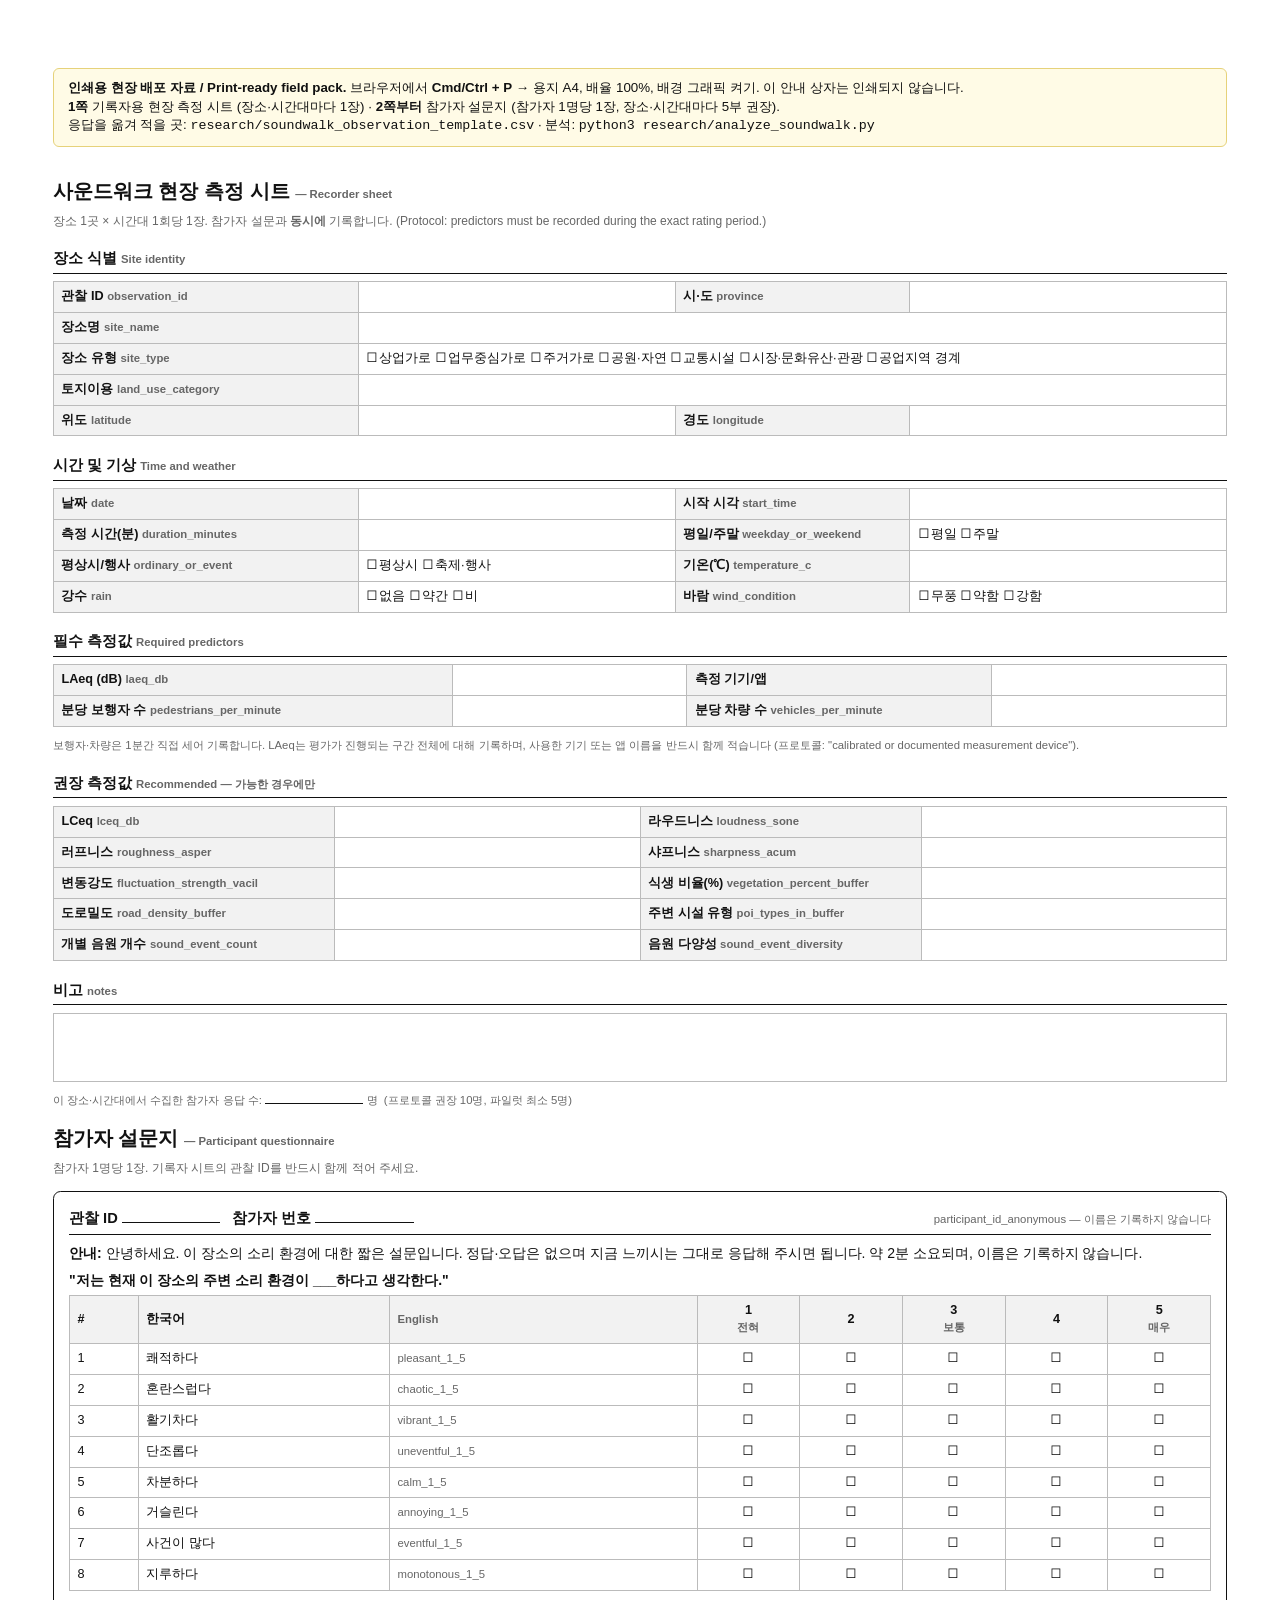
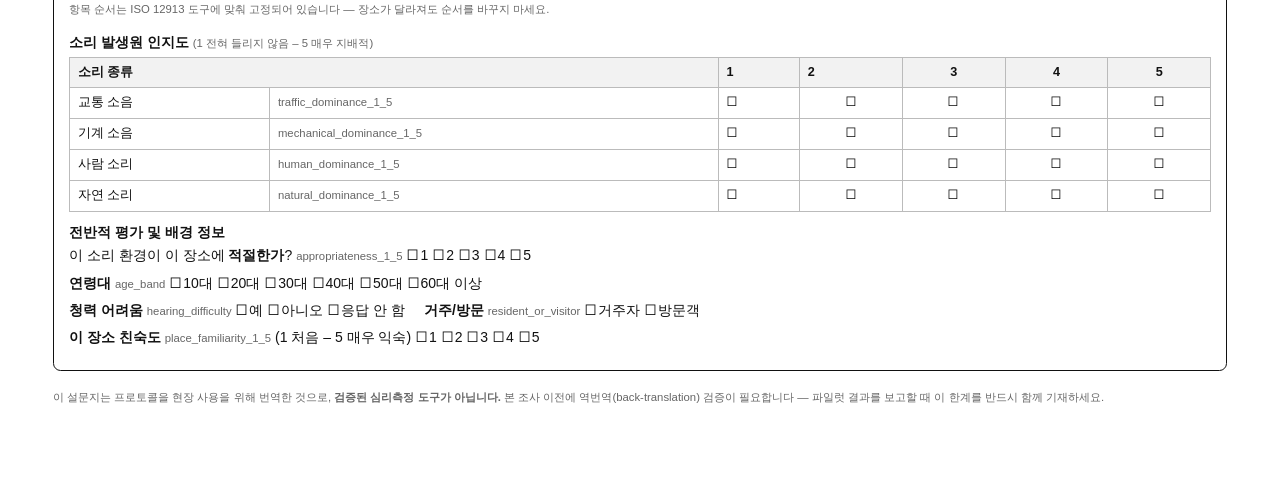
<file: research/field_pack.html>
<!DOCTYPE html>
<html lang="ko">
<head>
<meta charset="UTF-8">
<title>Moodscape 사운드워크 현장 배포용 — Field Pack</title>
<style>
  :root { --ink:#111; --mute:#666; --rule:#bbb; }
  * { box-sizing:border-box; }
  body { font-family:"Helvetica Neue","Apple SD Gothic Neo","Malgun Gothic",sans-serif;
         color:var(--ink); margin:0; padding:18mm 14mm; font-size:10.5pt; line-height:1.4; }
  h1 { font-size:15pt; margin:0 0 2mm; }
  h2 { font-size:11pt; margin:5mm 0 2mm; padding-bottom:1mm; border-bottom:1.5px solid var(--ink); }
  .sub { color:var(--mute); font-size:9pt; margin:0 0 4mm; }
  .screen-only { background:#fffbe6; border:1px solid #e6d27a; padding:10px 14px;
                 border-radius:6px; margin-bottom:8mm; font-size:10pt; }
  table { width:100%; border-collapse:collapse; margin-bottom:3mm; }
  th,td { border:1px solid var(--rule); padding:1.6mm 2mm; text-align:left; font-size:9.5pt; }
  th { background:#f2f2f2; font-weight:600; }
  .scale td:nth-child(n+4) { text-align:center; width:9%; }
  .scale th:nth-child(n+4) { text-align:center; }
  .en { color:var(--mute); font-size:8.5pt; }
  .field { border-bottom:1px solid var(--ink); display:inline-block; min-width:26mm; }
  .row { display:flex; gap:5mm; flex-wrap:wrap; margin-bottom:2mm; }
  .note { font-size:8.5pt; color:var(--mute); margin:2mm 0 4mm; }
  .page-break { page-break-before:always; }
  .form { border:1.5px solid var(--ink); border-radius:2mm; padding:4mm; margin-bottom:5mm; }
  .hdr { display:flex; justify-content:space-between; align-items:baseline;
         border-bottom:1px solid var(--ink); padding-bottom:1.5mm; margin-bottom:2.5mm; }
  .hdr b { font-size:11pt; }
  @media print {
    .screen-only { display:none; }
    body { padding:10mm 9mm; }
    .form { page-break-inside:avoid; }
  }
</style>
</head>
<body>

<div class="screen-only">
  <b>인쇄용 현장 배포 자료 / Print-ready field pack.</b>
  브라우저에서 <b>Cmd/Ctrl + P</b> → 용지 A4, 배율 100%, 배경 그래픽 켜기.
  이 안내 상자는 인쇄되지 않습니다.<br>
  <b>1쪽</b> 기록자용 현장 측정 시트 (장소·시간대마다 1장) ·
  <b>2쪽부터</b> 참가자 설문지 (참가자 1명당 1장, 장소·시간대마다 5부 권장).<br>
  응답을 옮겨 적을 곳: <code>research/soundwalk_observation_template.csv</code> ·
  분석: <code>python3 research/analyze_soundwalk.py</code>
</div>

<h1>사운드워크 현장 측정 시트 <span class="en">— Recorder sheet</span></h1>
<p class="sub">장소 1곳 × 시간대 1회당 1장. 참가자 설문과 <b>동시에</b> 기록합니다.
(Protocol: predictors must be recorded during the exact rating period.)</p>

<h2>장소 식별 <span class="en">Site identity</span></h2>
<table>
<tr><th style="width:26%">관찰 ID <span class="en">observation_id</span></th><td></td>
    <th style="width:20%">시·도 <span class="en">province</span></th><td></td></tr>
<tr><th>장소명 <span class="en">site_name</span></th><td colspan="3"></td></tr>
<tr><th>장소 유형 <span class="en">site_type</span></th>
    <td colspan="3">☐상업가로 ☐업무중심가로 ☐주거가로 ☐공원·자연 ☐교통시설 ☐시장·문화유산·관광 ☐공업지역 경계</td></tr>
<tr><th>토지이용 <span class="en">land_use_category</span></th><td colspan="3"></td></tr>
<tr><th>위도 <span class="en">latitude</span></th><td></td>
    <th>경도 <span class="en">longitude</span></th><td></td></tr>
</table>

<h2>시간 및 기상 <span class="en">Time and weather</span></h2>
<table>
<tr><th style="width:26%">날짜 <span class="en">date</span></th><td></td>
    <th style="width:20%">시작 시각 <span class="en">start_time</span></th><td></td></tr>
<tr><th>측정 시간(분) <span class="en">duration_minutes</span></th><td></td>
    <th>평일/주말 <span class="en">weekday_or_weekend</span></th><td>☐평일 ☐주말</td></tr>
<tr><th>평상시/행사 <span class="en">ordinary_or_event</span></th><td>☐평상시 ☐축제·행사</td>
    <th>기온(℃) <span class="en">temperature_c</span></th><td></td></tr>
<tr><th>강수 <span class="en">rain</span></th><td>☐없음 ☐약간 ☐비</td>
    <th>바람 <span class="en">wind_condition</span></th><td>☐무풍 ☐약함 ☐강함</td></tr>
</table>

<h2>필수 측정값 <span class="en">Required predictors</span></h2>
<table>
<tr><th style="width:34%">LAeq (dB) <span class="en">laeq_db</span></th><td></td>
    <th style="width:26%">측정 기기/앱</th><td></td></tr>
<tr><th>분당 보행자 수 <span class="en">pedestrians_per_minute</span></th><td></td>
    <th>분당 차량 수 <span class="en">vehicles_per_minute</span></th><td></td></tr>
</table>
<p class="note">보행자·차량은 1분간 직접 세어 기록합니다. LAeq는 평가가 진행되는 구간 전체에 대해 기록하며,
사용한 기기 또는 앱 이름을 반드시 함께 적습니다 (프로토콜: "calibrated or documented measurement device").</p>

<h2>권장 측정값 <span class="en">Recommended — 가능한 경우에만</span></h2>
<table>
<tr><th style="width:24%">LCeq <span class="en">lceq_db</span></th><td></td>
    <th style="width:24%">라우드니스 <span class="en">loudness_sone</span></th><td></td></tr>
<tr><th>러프니스 <span class="en">roughness_asper</span></th><td></td>
    <th>샤프니스 <span class="en">sharpness_acum</span></th><td></td></tr>
<tr><th>변동강도 <span class="en">fluctuation_strength_vacil</span></th><td></td>
    <th>식생 비율(%) <span class="en">vegetation_percent_buffer</span></th><td></td></tr>
<tr><th>도로밀도 <span class="en">road_density_buffer</span></th><td></td>
    <th>주변 시설 유형 <span class="en">poi_types_in_buffer</span></th><td></td></tr>
<tr><th>개별 음원 개수 <span class="en">sound_event_count</span></th><td></td>
    <th>음원 다양성 <span class="en">sound_event_diversity</span></th><td></td></tr>
</table>

<h2>비고 <span class="en">notes</span></h2>
<table><tr><td style="height:18mm"></td></tr></table>
<p class="note">이 장소·시간대에서 수집한 참가자 응답 수: <span class="field"></span> 명
&nbsp;(프로토콜 권장 10명, 파일럿 최소 5명)</p>

<div class="page-break"></div>
<h1>참가자 설문지 <span class="en">— Participant questionnaire</span></h1>
<p class="sub">참가자 1명당 1장. 기록자 시트의 관찰 ID를 반드시 함께 적어 주세요.</p>

<div class="form">
  <div class="hdr">
    <b>관찰 ID <span class="field"></span> &nbsp; 참가자 번호 <span class="field"></span></b>
    <span class="en">participant_id_anonymous — 이름은 기록하지 않습니다</span>
  </div>

  <p style="margin:0 0 2mm;"><b>안내:</b> 안녕하세요. 이 장소의 소리 환경에 대한 짧은 설문입니다.
  정답·오답은 없으며 지금 느끼시는 그대로 응답해 주시면 됩니다. 약 2분 소요되며, 이름은 기록하지 않습니다.</p>

  <p style="margin:2mm 0 1mm;"><b>"저는 현재 이 장소의 주변 소리 환경이 ___하다고 생각한다."</b></p>
  <table class="scale">
    <tr><th>#</th><th>한국어</th><th class="en">English</th>
        <th>1<br><span class="en">전혀</span></th><th>2</th><th>3<br><span class="en">보통</span></th><th>4</th><th>5<br><span class="en">매우</span></th></tr>
    <tr><td>1</td><td>쾌적하다</td><td class="en">pleasant_1_5</td><td>☐</td><td>☐</td><td>☐</td><td>☐</td><td>☐</td></tr>
    <tr><td>2</td><td>혼란스럽다</td><td class="en">chaotic_1_5</td><td>☐</td><td>☐</td><td>☐</td><td>☐</td><td>☐</td></tr>
    <tr><td>3</td><td>활기차다</td><td class="en">vibrant_1_5</td><td>☐</td><td>☐</td><td>☐</td><td>☐</td><td>☐</td></tr>
    <tr><td>4</td><td>단조롭다</td><td class="en">uneventful_1_5</td><td>☐</td><td>☐</td><td>☐</td><td>☐</td><td>☐</td></tr>
    <tr><td>5</td><td>차분하다</td><td class="en">calm_1_5</td><td>☐</td><td>☐</td><td>☐</td><td>☐</td><td>☐</td></tr>
    <tr><td>6</td><td>거슬린다</td><td class="en">annoying_1_5</td><td>☐</td><td>☐</td><td>☐</td><td>☐</td><td>☐</td></tr>
    <tr><td>7</td><td>사건이 많다</td><td class="en">eventful_1_5</td><td>☐</td><td>☐</td><td>☐</td><td>☐</td><td>☐</td></tr>
    <tr><td>8</td><td>지루하다</td><td class="en">monotonous_1_5</td><td>☐</td><td>☐</td><td>☐</td><td>☐</td><td>☐</td></tr>
  </table>
  <p class="note">항목 순서는 ISO 12913 도구에 맞춰 고정되어 있습니다 — 장소가 달라져도 순서를 바꾸지 마세요.</p>

  <p style="margin:2mm 0 1mm;"><b>소리 발생원 인지도</b> <span class="en">(1 전혀 들리지 않음 – 5 매우 지배적)</span></p>
  <table class="scale">
    <tr><th colspan="3">소리 종류</th><th>1</th><th>2</th><th>3</th><th>4</th><th>5</th></tr>
    <tr><td colspan="2">교통 소음</td><td class="en">traffic_dominance_1_5</td><td>☐</td><td>☐</td><td>☐</td><td>☐</td><td>☐</td></tr>
    <tr><td colspan="2">기계 소음</td><td class="en">mechanical_dominance_1_5</td><td>☐</td><td>☐</td><td>☐</td><td>☐</td><td>☐</td></tr>
    <tr><td colspan="2">사람 소리</td><td class="en">human_dominance_1_5</td><td>☐</td><td>☐</td><td>☐</td><td>☐</td><td>☐</td></tr>
    <tr><td colspan="2">자연 소리</td><td class="en">natural_dominance_1_5</td><td>☐</td><td>☐</td><td>☐</td><td>☐</td><td>☐</td></tr>
  </table>

  <p style="margin:2mm 0 1mm;"><b>전반적 평가 및 배경 정보</b></p>
  <div class="row"><span>이 소리 환경이 이 장소에 <b>적절한가</b>? <span class="en">appropriateness_1_5</span>
    ☐1 ☐2 ☐3 ☐4 ☐5</span></div>
  <div class="row"><span><b>연령대</b> <span class="en">age_band</span>
    ☐10대 ☐20대 ☐30대 ☐40대 ☐50대 ☐60대 이상</span></div>
  <div class="row">
    <span><b>청력 어려움</b> <span class="en">hearing_difficulty</span> ☐예 ☐아니오 ☐응답 안 함</span>
    <span><b>거주/방문</b> <span class="en">resident_or_visitor</span> ☐거주자 ☐방문객</span>
  </div>
  <div class="row"><span><b>이 장소 친숙도</b> <span class="en">place_familiarity_1_5</span>
    (1 처음 – 5 매우 익숙) ☐1 ☐2 ☐3 ☐4 ☐5</span></div>
</div>

<p class="note">이 설문지는 프로토콜을 현장 사용을 위해 번역한 것으로,
<b>검증된 심리측정 도구가 아닙니다.</b> 본 조사 이전에 역번역(back-translation) 검증이 필요합니다 —
파일럿 결과를 보고할 때 이 한계를 반드시 함께 기재하세요.</p>

</body>
</html>
</file>
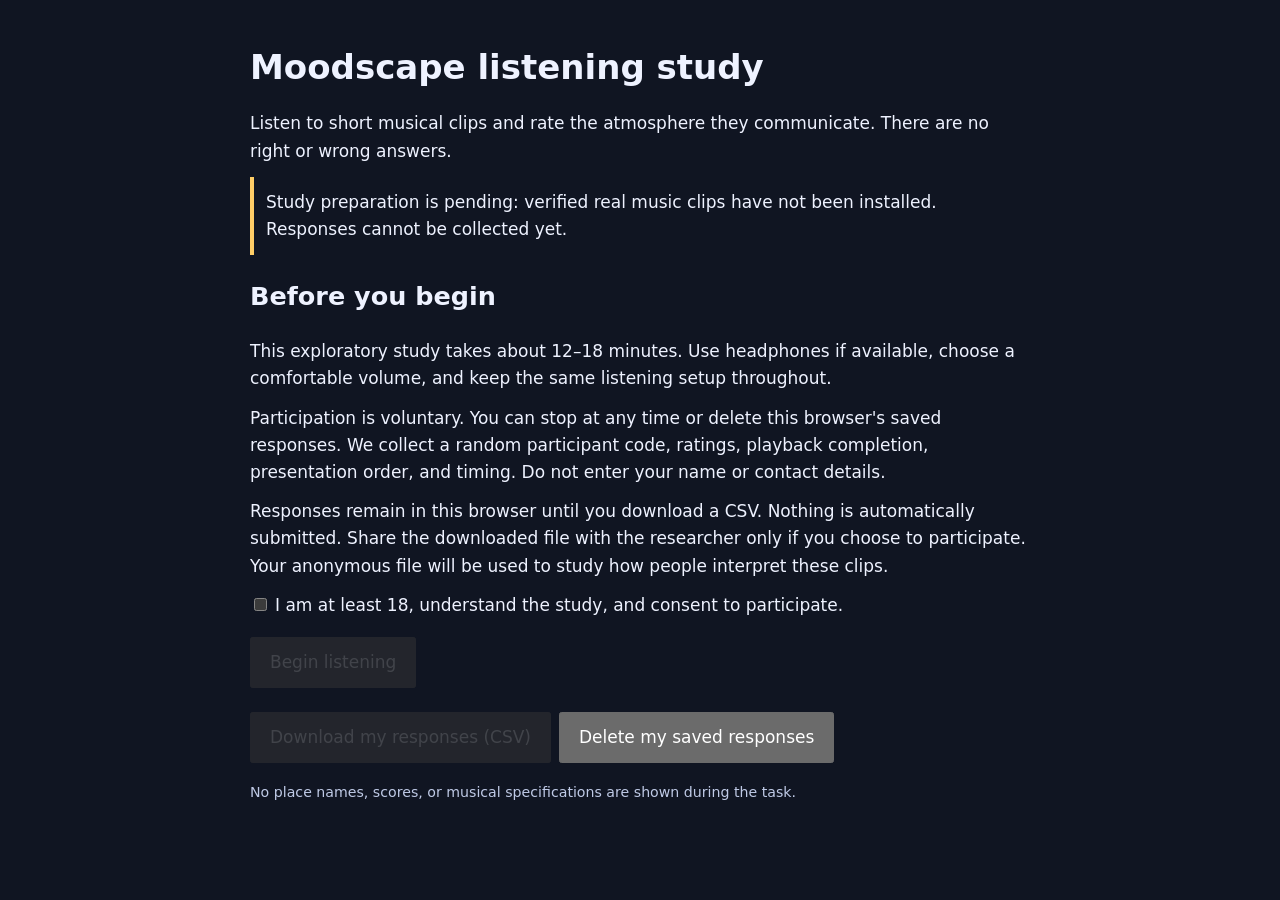
<file: research/listener_rating_form.html>
<!doctype html>
<html lang="en">
<head>
  <meta charset="utf-8"><meta name="viewport" content="width=device-width,initial-scale=1">
  <title>Moodscape listening study</title>
  <style>
    :root { color-scheme: dark; font: 17px/1.6 system-ui, sans-serif; background: #101522; color: #eef2ff; }
    body { max-width: 780px; margin: auto; padding: 24px; }
    h1 { line-height: 1.2; } p { margin: 12px 0; }
    fieldset { margin: 18px 0; padding: 14px; border: 1px solid #7d8cb4; border-radius: 8px; }
    legend { font-weight: bold; padding: 0 6px; }
    .ratings { display: flex; flex-wrap: wrap; gap: 10px; }
    .ratings label { min-width: 56px; padding: 12px; border: 1px solid #7d8cb4; border-radius: 6px; cursor: pointer; }
    input { margin-right: 8px; } button { font: inherit; padding: 10px 18px; cursor: pointer; margin: 6px 8px 6px 0; }
    button:disabled { cursor: default; opacity: .5; } :focus-visible { outline: 3px solid #ffcd66; outline-offset: 3px; }
    audio { width: 100%; } [hidden] { display: none !important; }
    #status { padding: 12px; border-left: 4px solid #ffcd66; }
    small { display: block; } .muted { color: #bfcae6; }
  </style>
  <script src="listener_rating_form.js" defer></script>
</head>
<body>
  <h1>Moodscape listening study</h1>
  <p>Listen to short musical clips and rate the atmosphere they communicate. There are no right or wrong answers.</p>
  <p id="status" role="status" aria-live="polite">Checking study clips…</p>
  <section id="consent-panel">
    <h2>Before you begin</h2>
    <p>This exploratory study takes about 12–18 minutes. Use headphones if available, choose a comfortable volume, and keep the same listening setup throughout.</p>
    <p>Participation is voluntary. You can stop at any time or delete this browser's saved responses. We collect a random participant code, ratings, playback completion, presentation order, and timing. Do not enter your name or contact details.</p>
    <p>Responses remain in this browser until you download a CSV. Nothing is automatically submitted. Share the downloaded file with the researcher only if you choose to participate. Your anonymous file will be used to study how people interpret these clips.</p>
    <label><input type="checkbox" id="consent">I am at least 18, understand the study, and consent to participate.</label>
    <p><button id="start" disabled>Begin listening</button></p>
  </section>
  <section id="trial" hidden>
    <h2 id="trial-title" tabindex="-1"></h2>
    <p class="muted">Listen to the entire clip at least once before continuing. Replays are allowed.</p>
    <audio id="clip" controls preload="metadata" controlsList="nodownload"></audio>
    <form id="ratings">
      <p>To what extent do you agree that the atmosphere communicated by this music is each of the following?</p>
      <p>1 = strongly disagree · 2 = disagree · 3 = neither · 4 = agree · 5 = strongly agree.</p>
      <div id="attributes"></div>
      <button type="submit" id="next" disabled>Save ratings and continue</button>
    </form>
  </section>
  <section id="complete" hidden><h2>Thank you</h2><p>Your session is complete. Download the CSV below and return it through the method agreed with the researcher.</p></section>
  <p><button id="download" disabled>Download my responses (CSV)</button><button id="erase">Delete my saved responses</button></p>
  <small class="muted">No place names, scores, or musical specifications are shown during the task.</small>
</body>
</html>
</file>
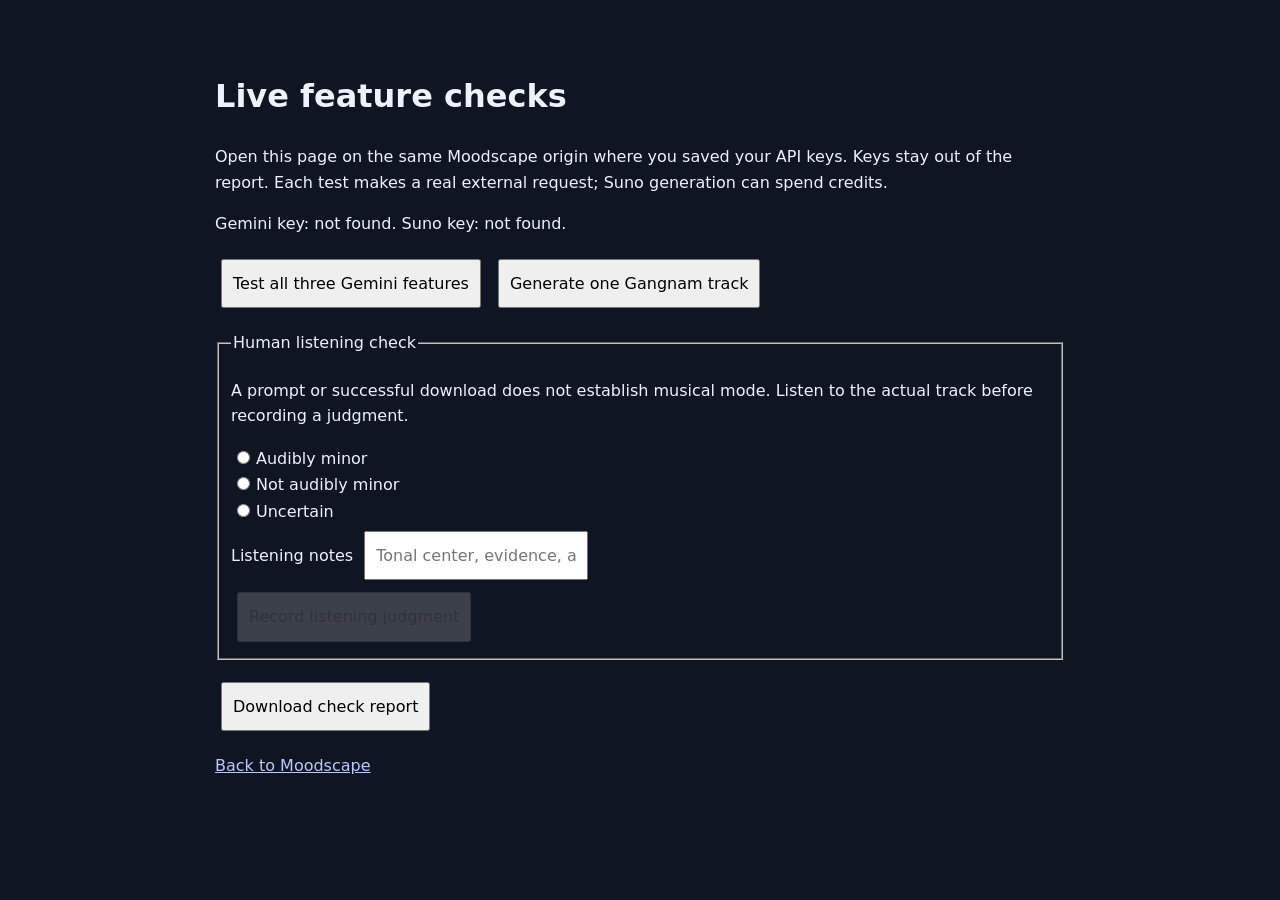
<file: research/live_feature_checks.html>
<!doctype html>
<html lang="en"><head><meta charset="utf-8"><meta name="viewport" content="width=device-width,initial-scale=1">
<title>Moodscape live feature checks</title>
<style>body{max-width:850px;margin:30px auto;padding:20px;font:16px/1.6 system-ui;background:#101522;color:#eef2ff}button,input{font:inherit;padding:10px;margin:6px}a{color:#b9c9ff}pre{white-space:pre-wrap}audio{width:100%}label{display:block}button:disabled{opacity:.5}</style>
<script src="../data.js"></script><script src="../prompt.js"></script><script src="live_feature_checks.js" defer></script>
</head><body>
<h1>Live feature checks</h1>
<p>Open this page on the same Moodscape origin where you saved your API keys. Keys stay out of the report. Each test makes a real external request; Suno generation can spend credits.</p>
<p id="key-status"></p>
<button id="gemini-check">Test all three Gemini features</button>
<button id="suno-check">Generate one Gangnam track</button>
<p id="status" role="status" aria-live="polite"></p>
<audio id="track" controls hidden></audio><p><a id="track-link" hidden target="_blank" rel="noopener">Download Gangnam track</a></p>
<fieldset><legend>Human listening check</legend>
<p>A prompt or successful download does not establish musical mode. Listen to the actual track before recording a judgment.</p>
<label><input type="radio" name="mode" value="minor">Audibly minor</label>
<label><input type="radio" name="mode" value="not minor">Not audibly minor</label>
<label><input type="radio" name="mode" value="uncertain">Uncertain</label>
<label>Listening notes <input id="review-notes" placeholder="Tonal center, evidence, ambiguity"></label>
<button id="save-review" disabled>Record listening judgment</button></fieldset>
<pre id="report"></pre><button id="download">Download check report</button>
<p><a href="../index.html">Back to Moodscape</a></p>
</body></html>
</file>
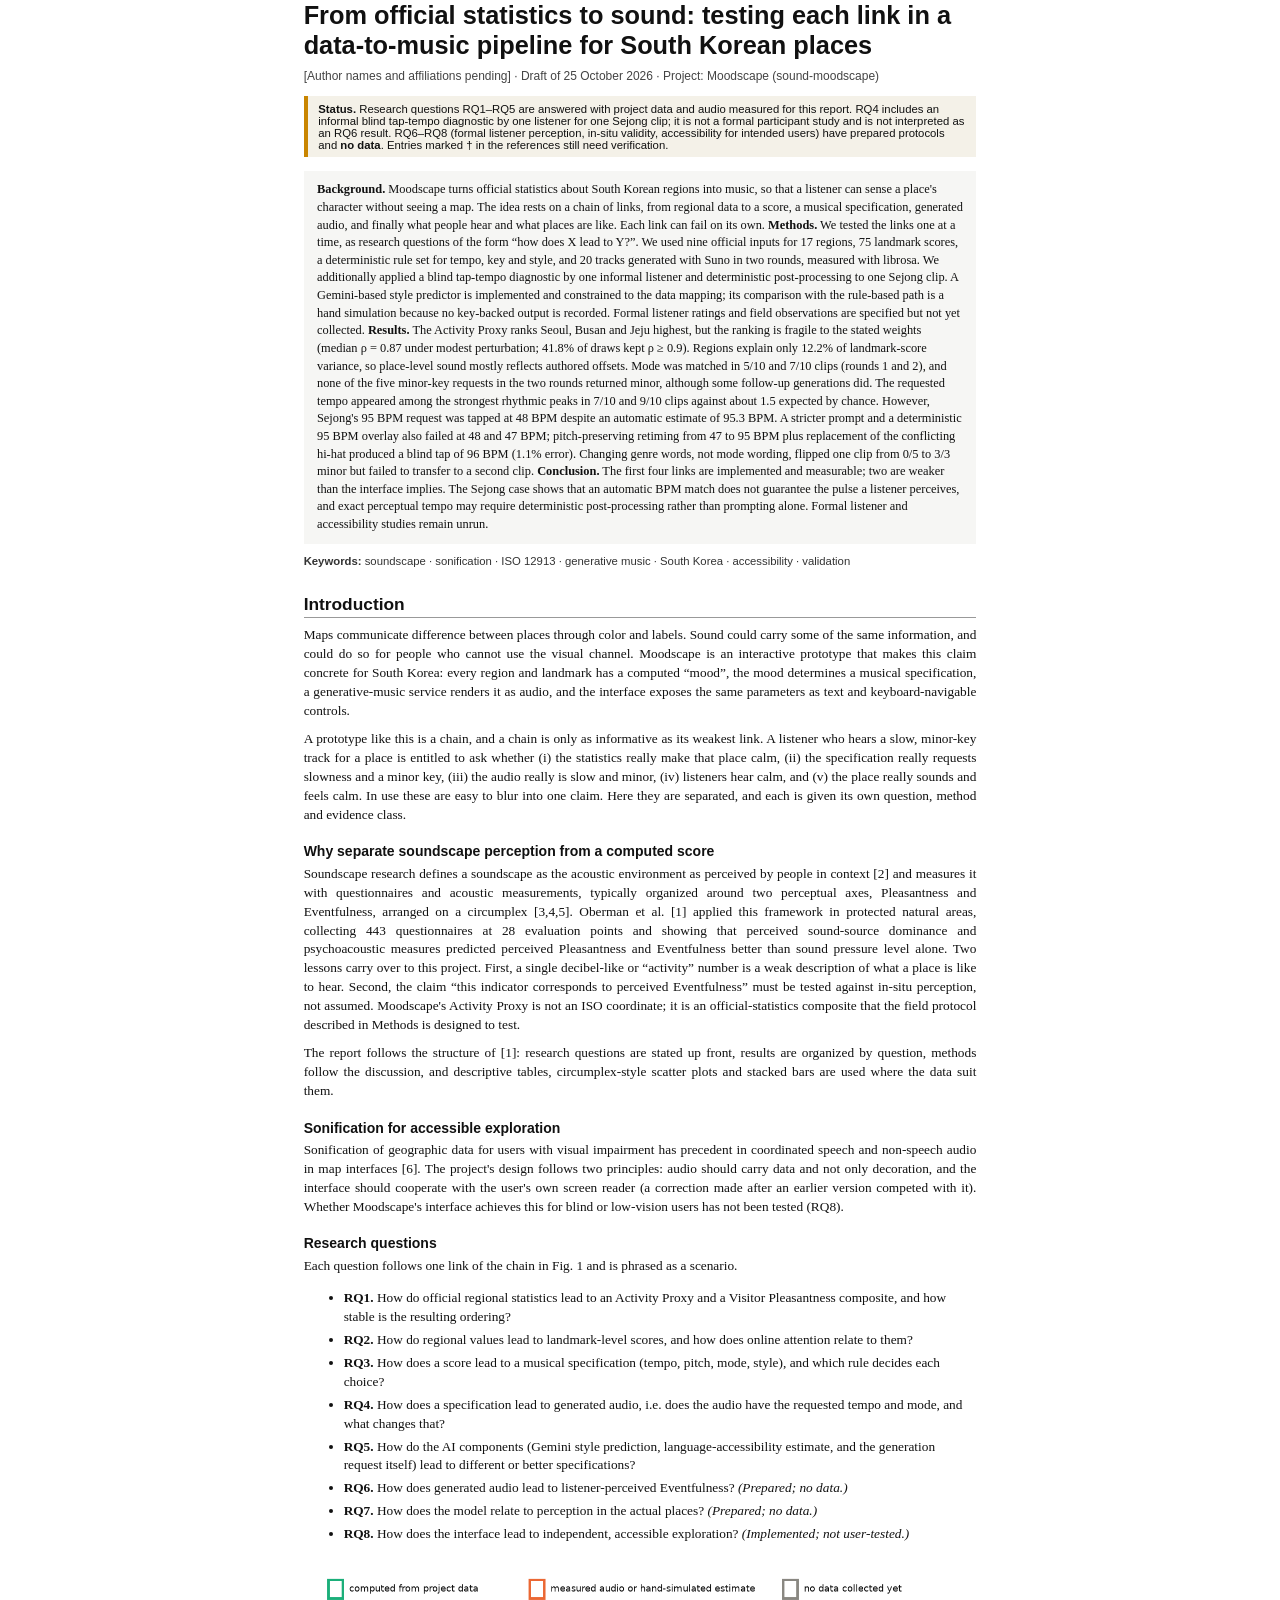
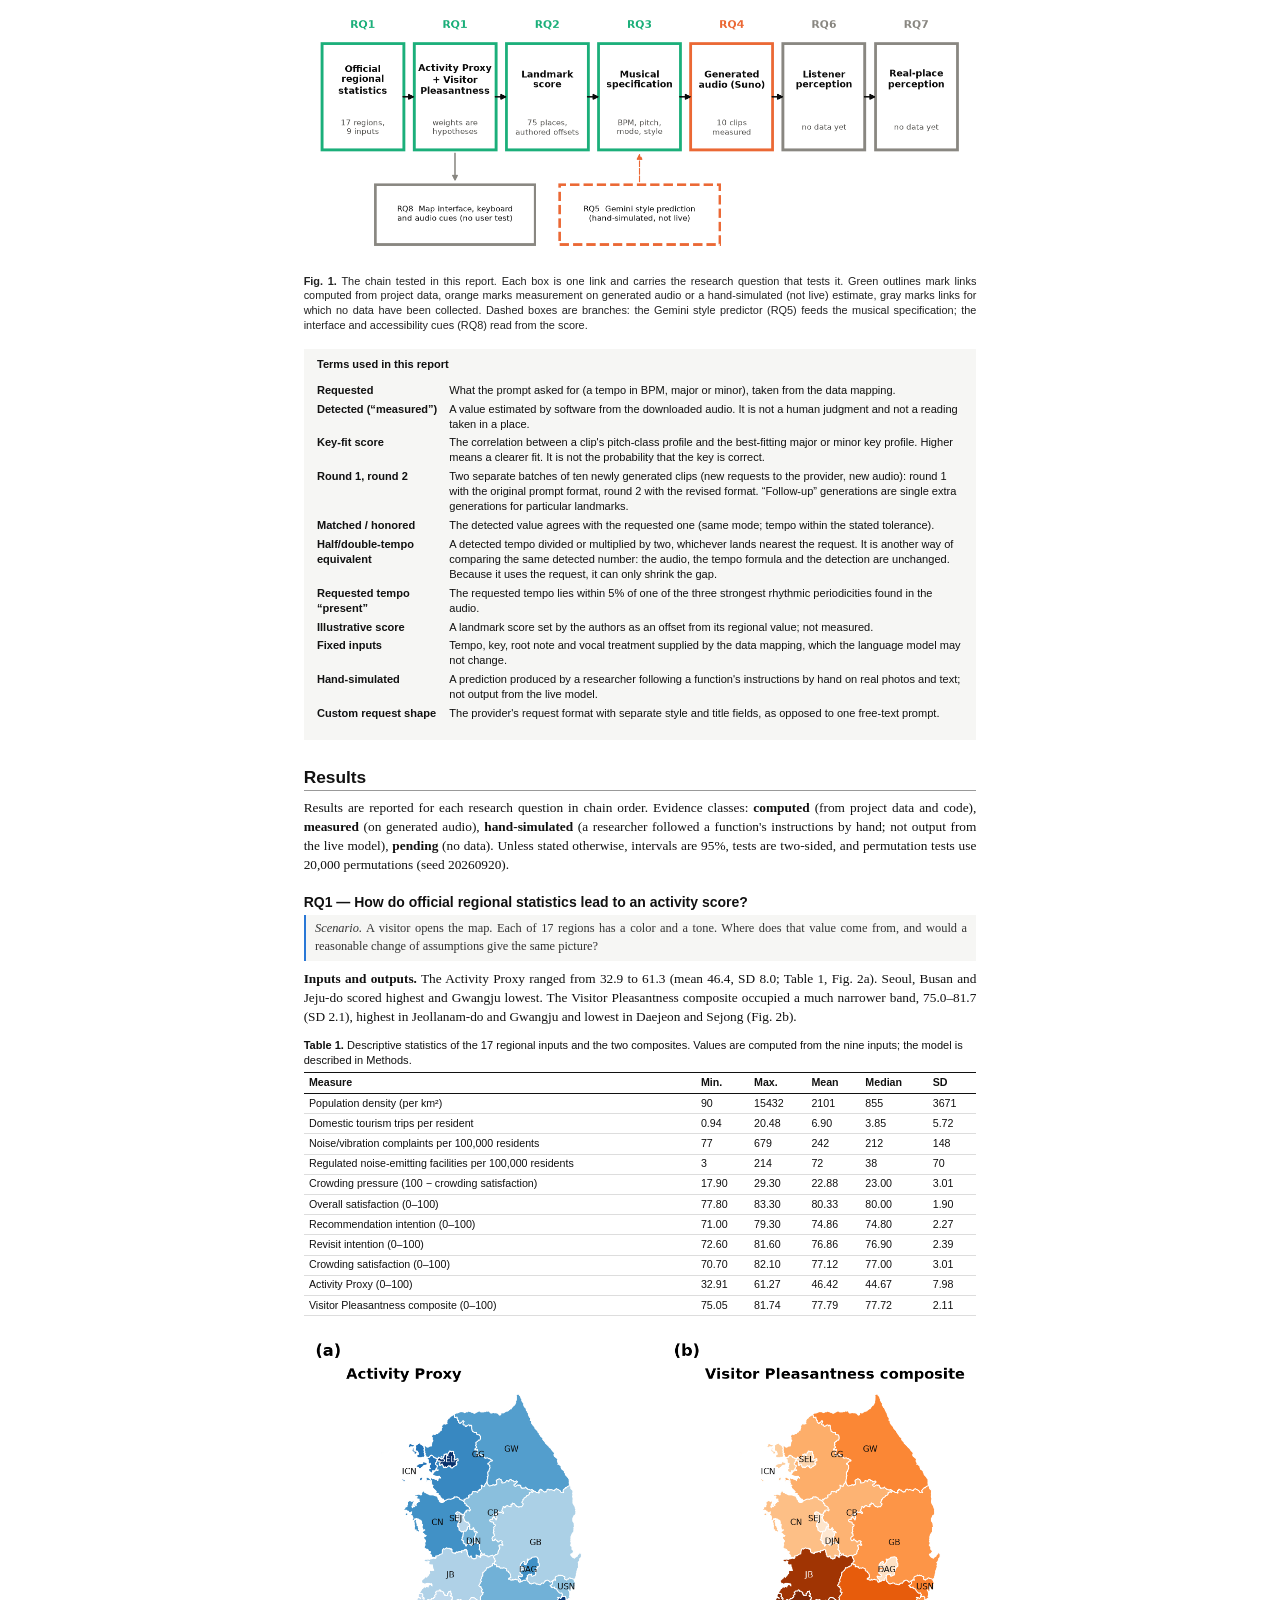
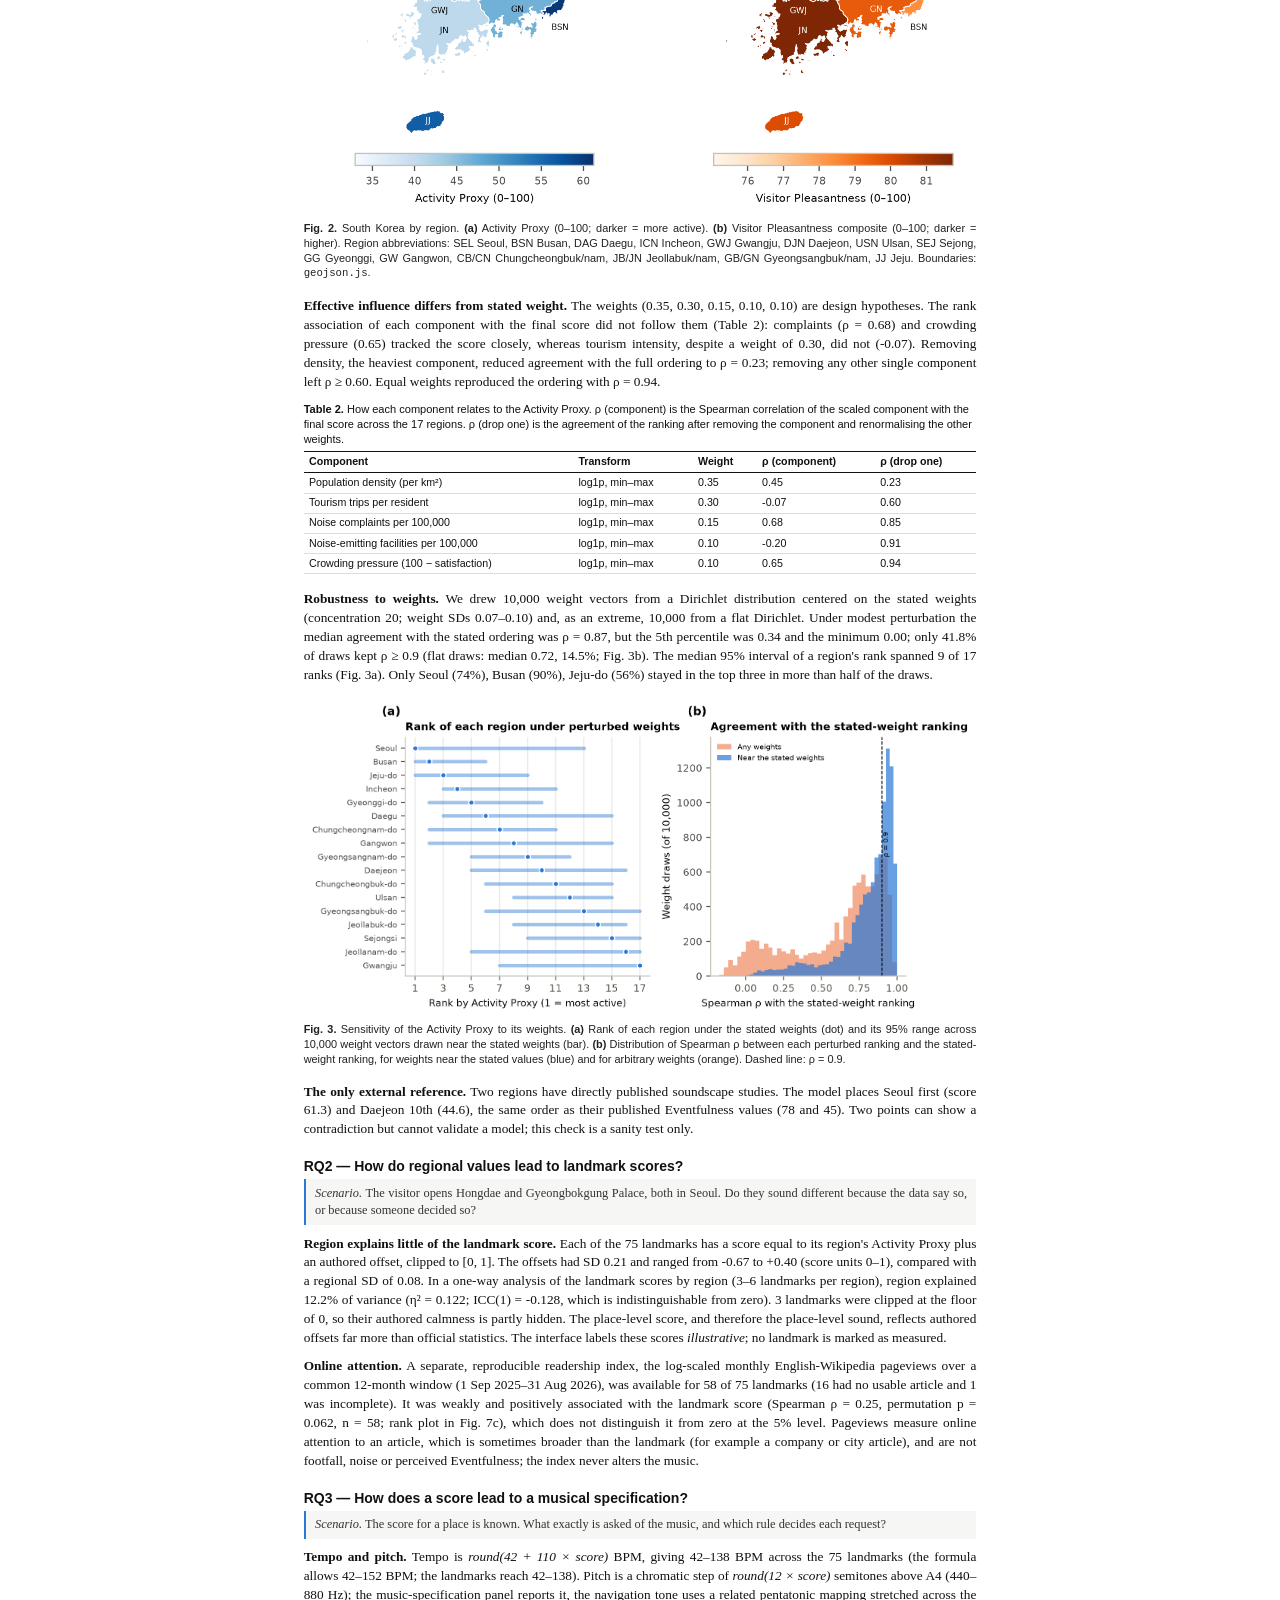
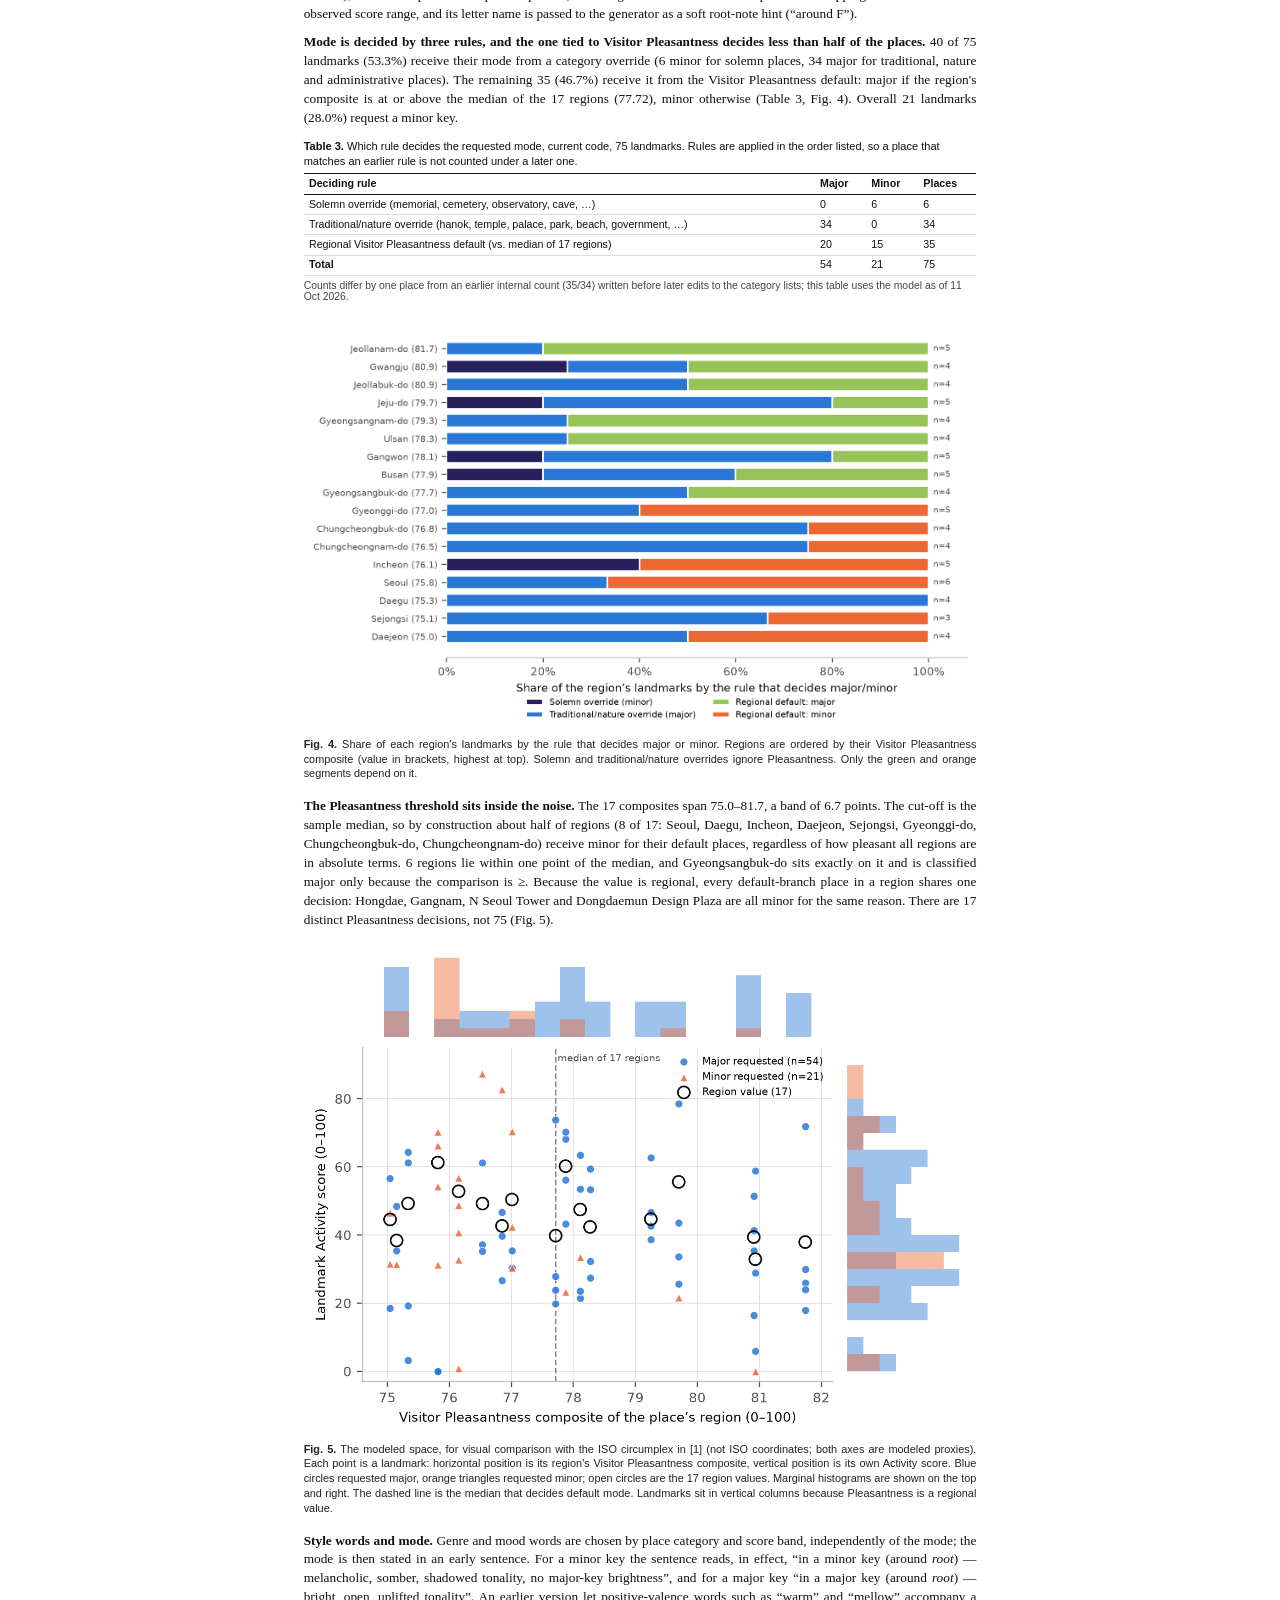
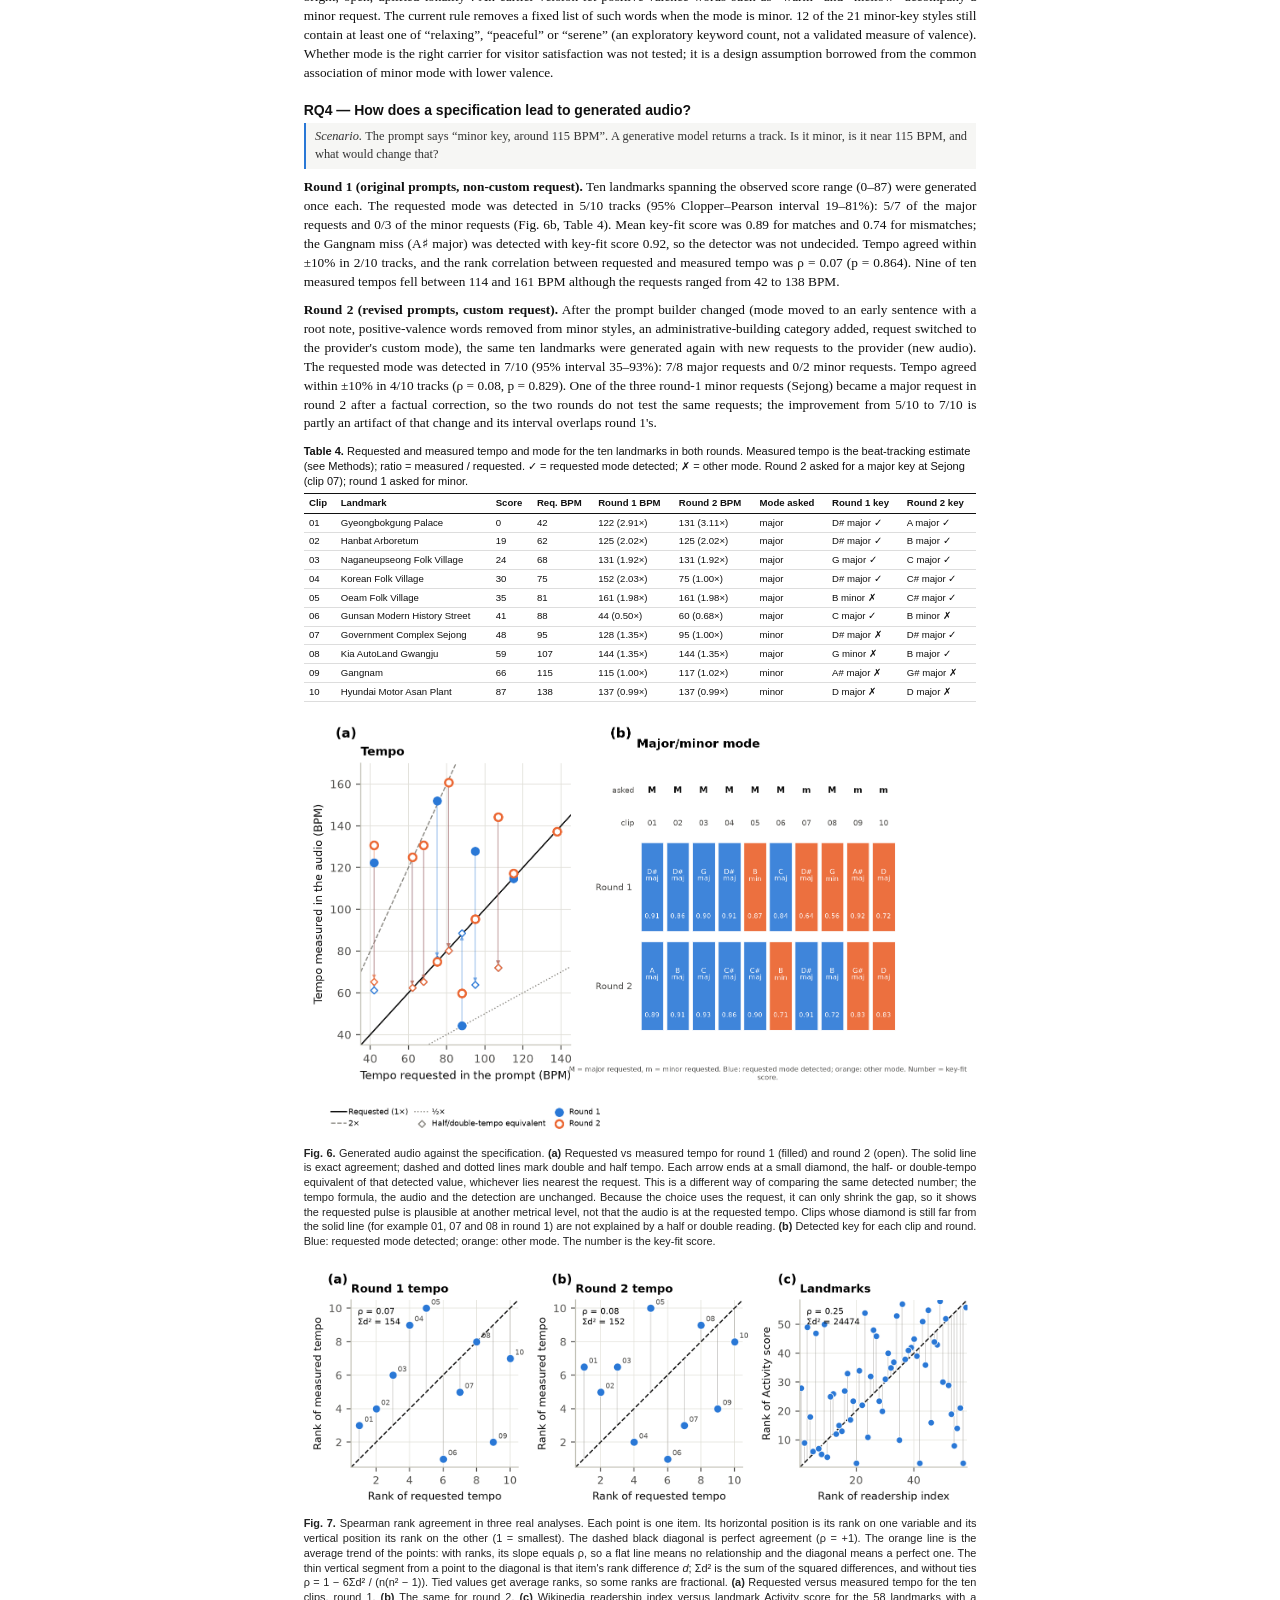
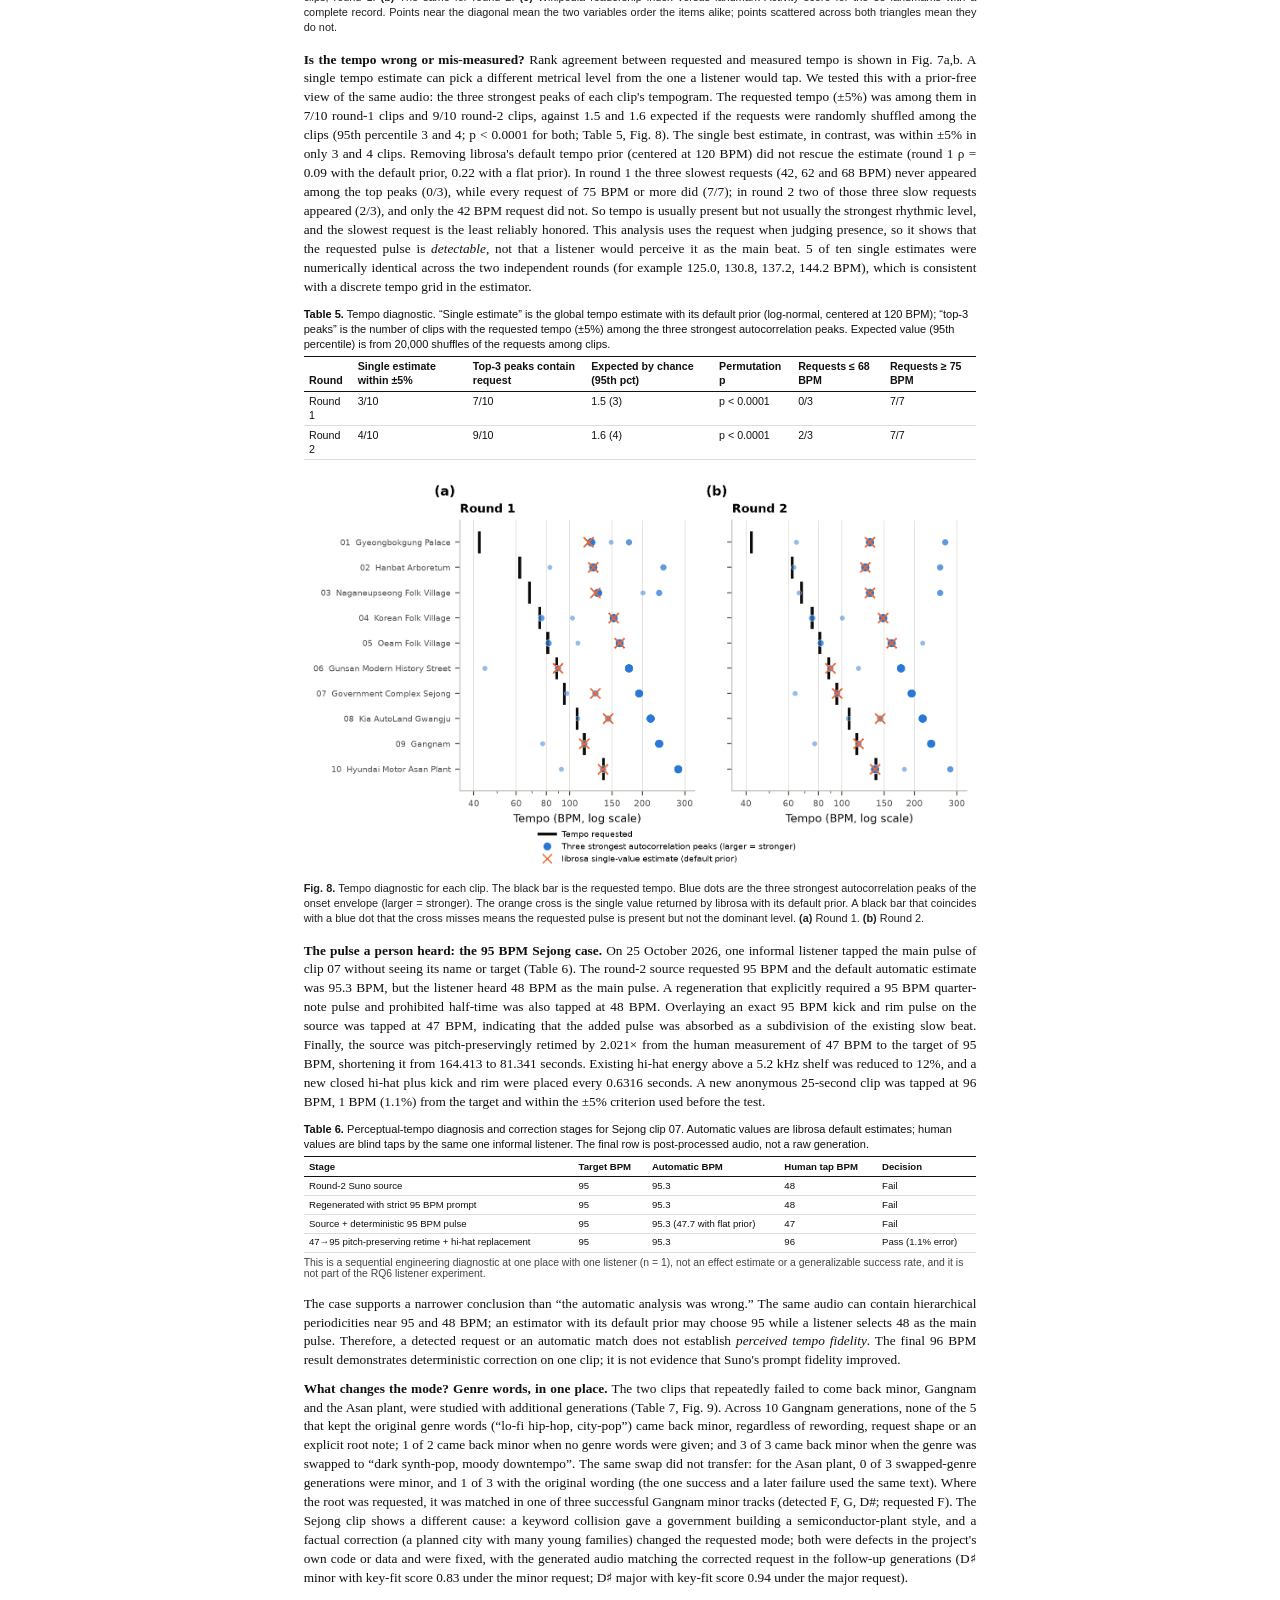
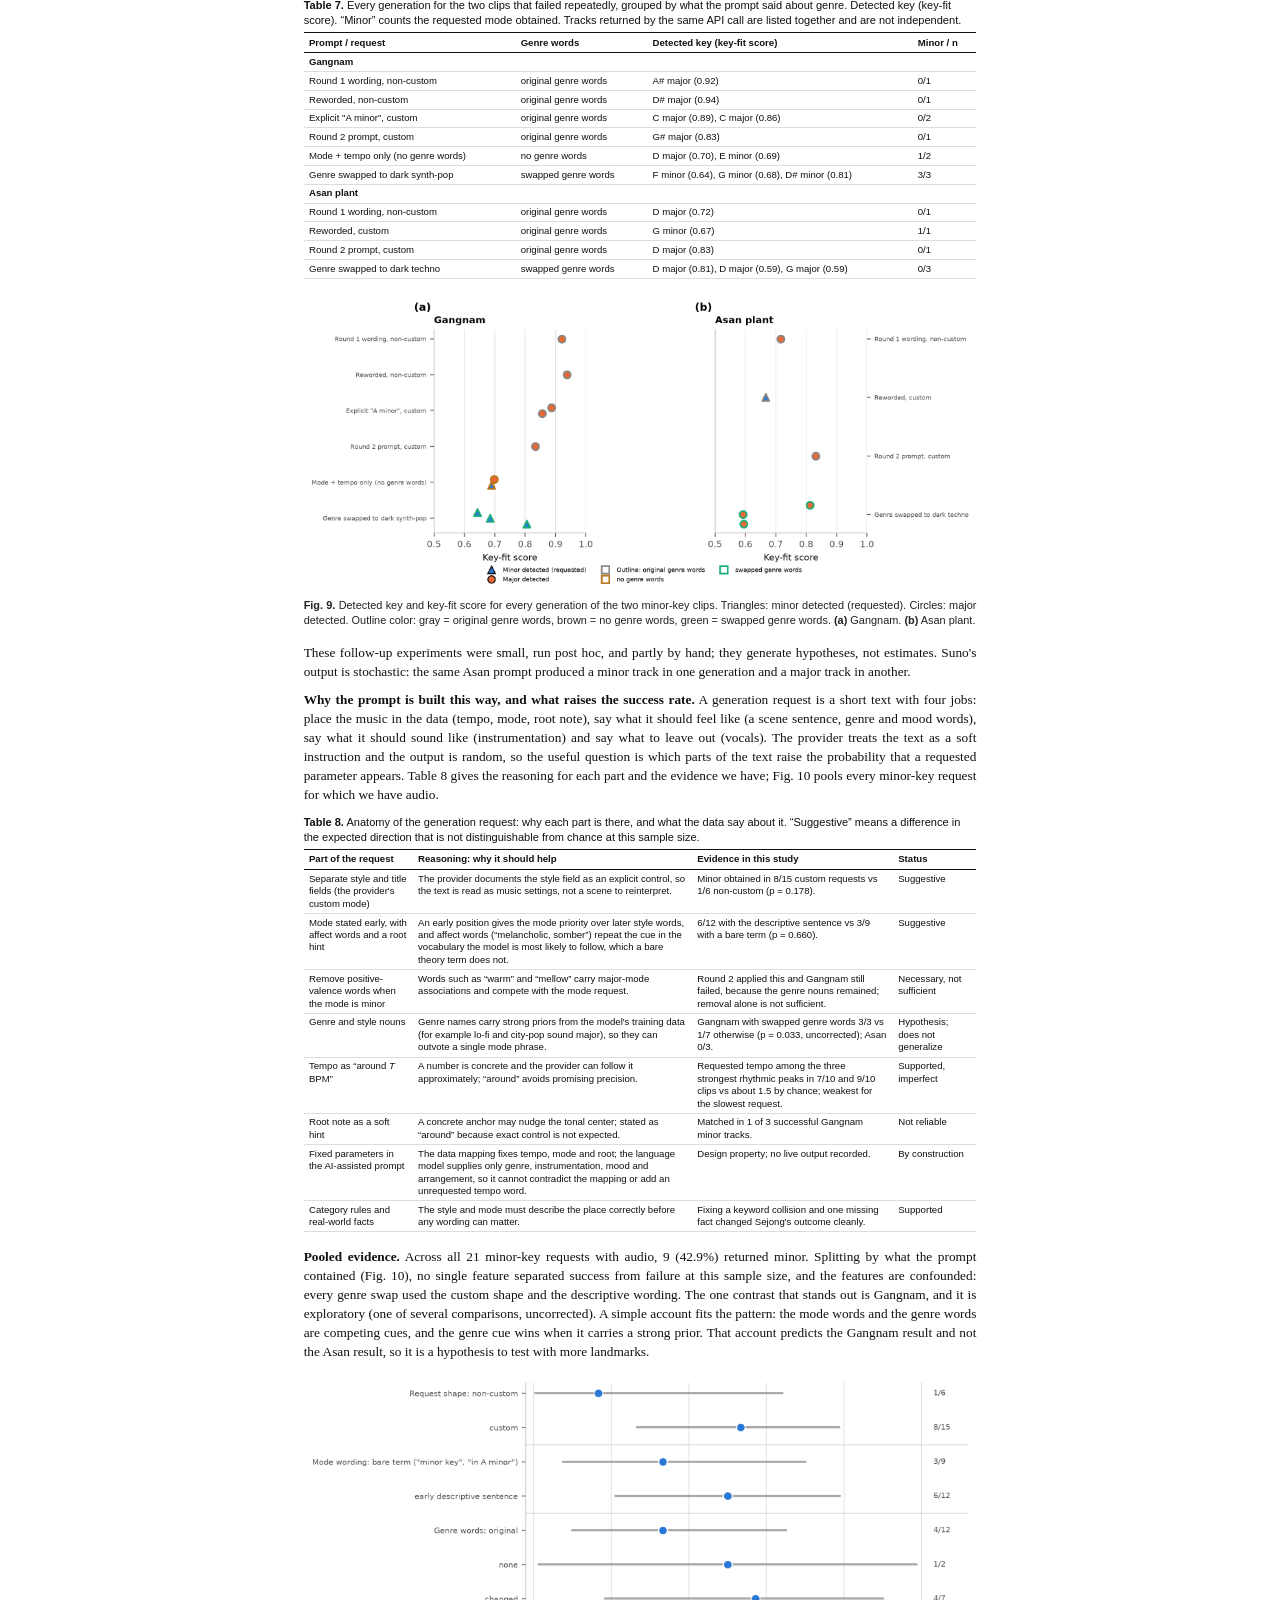
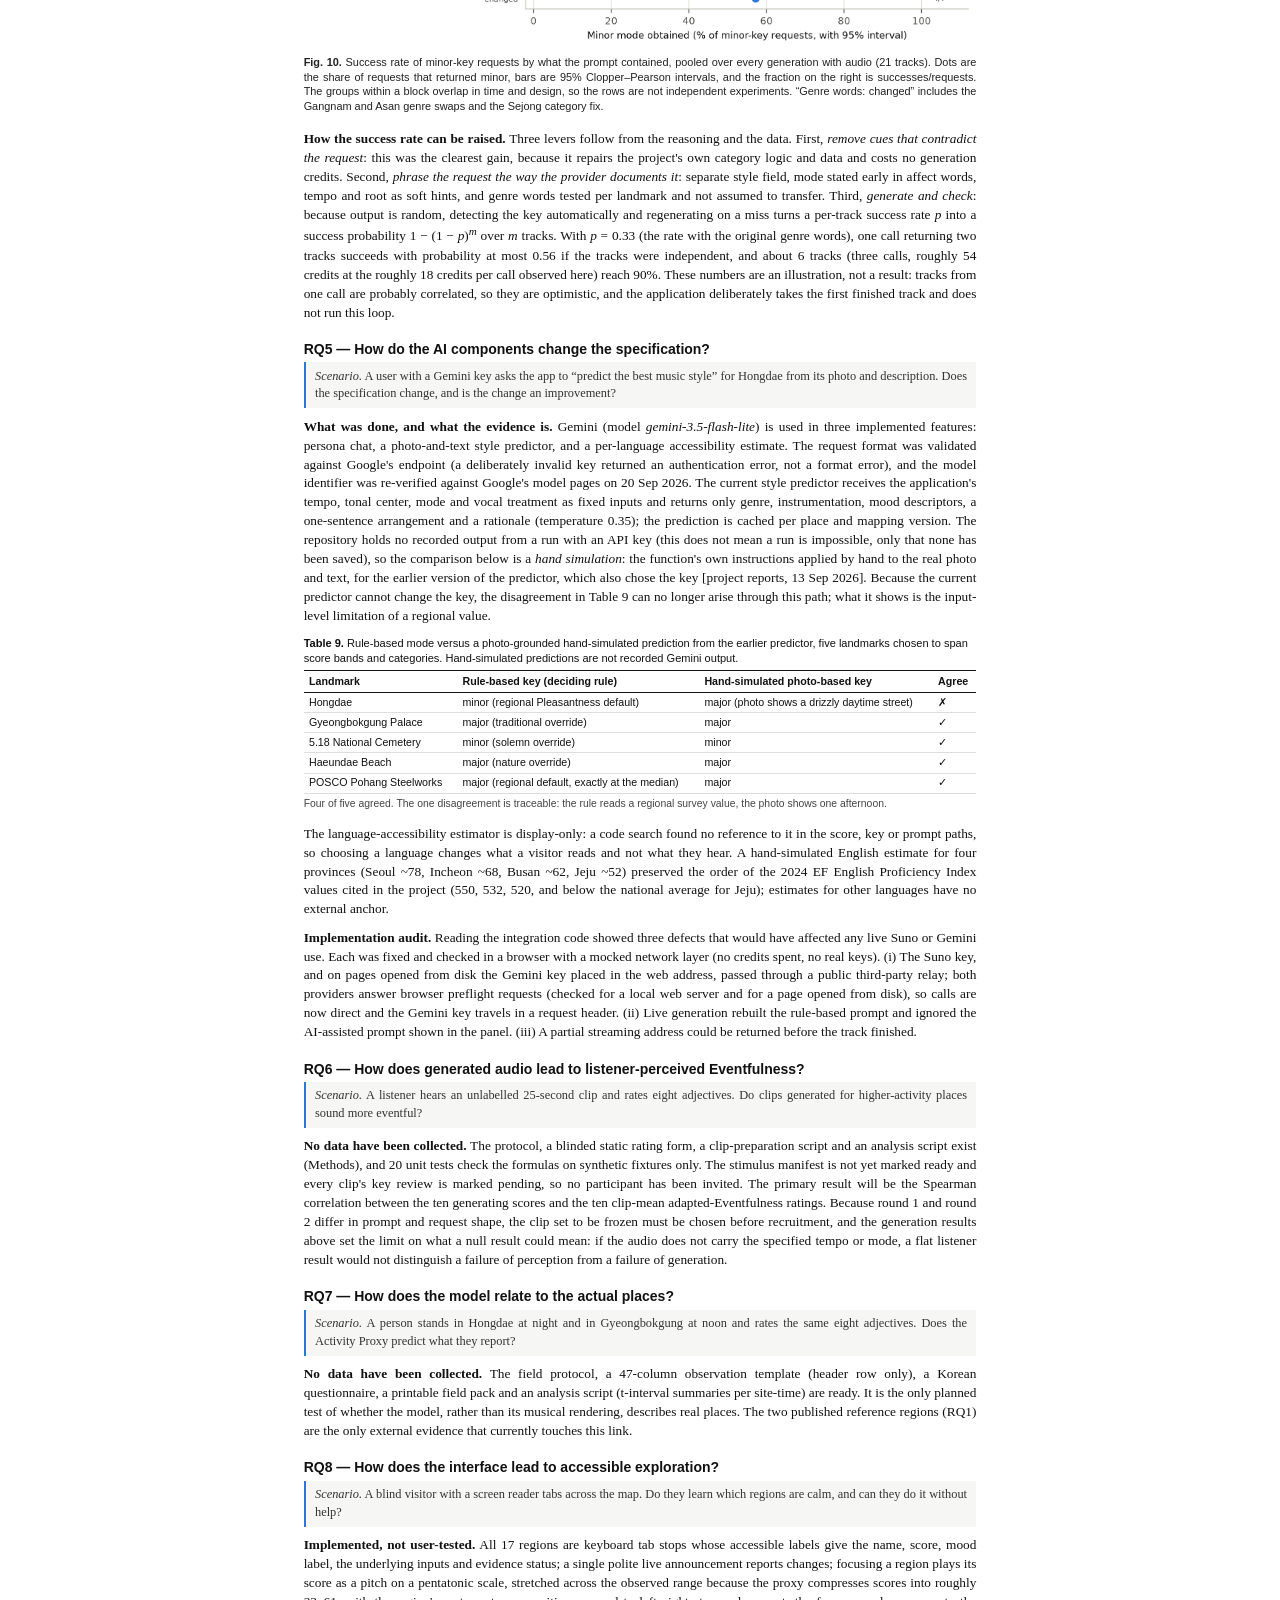
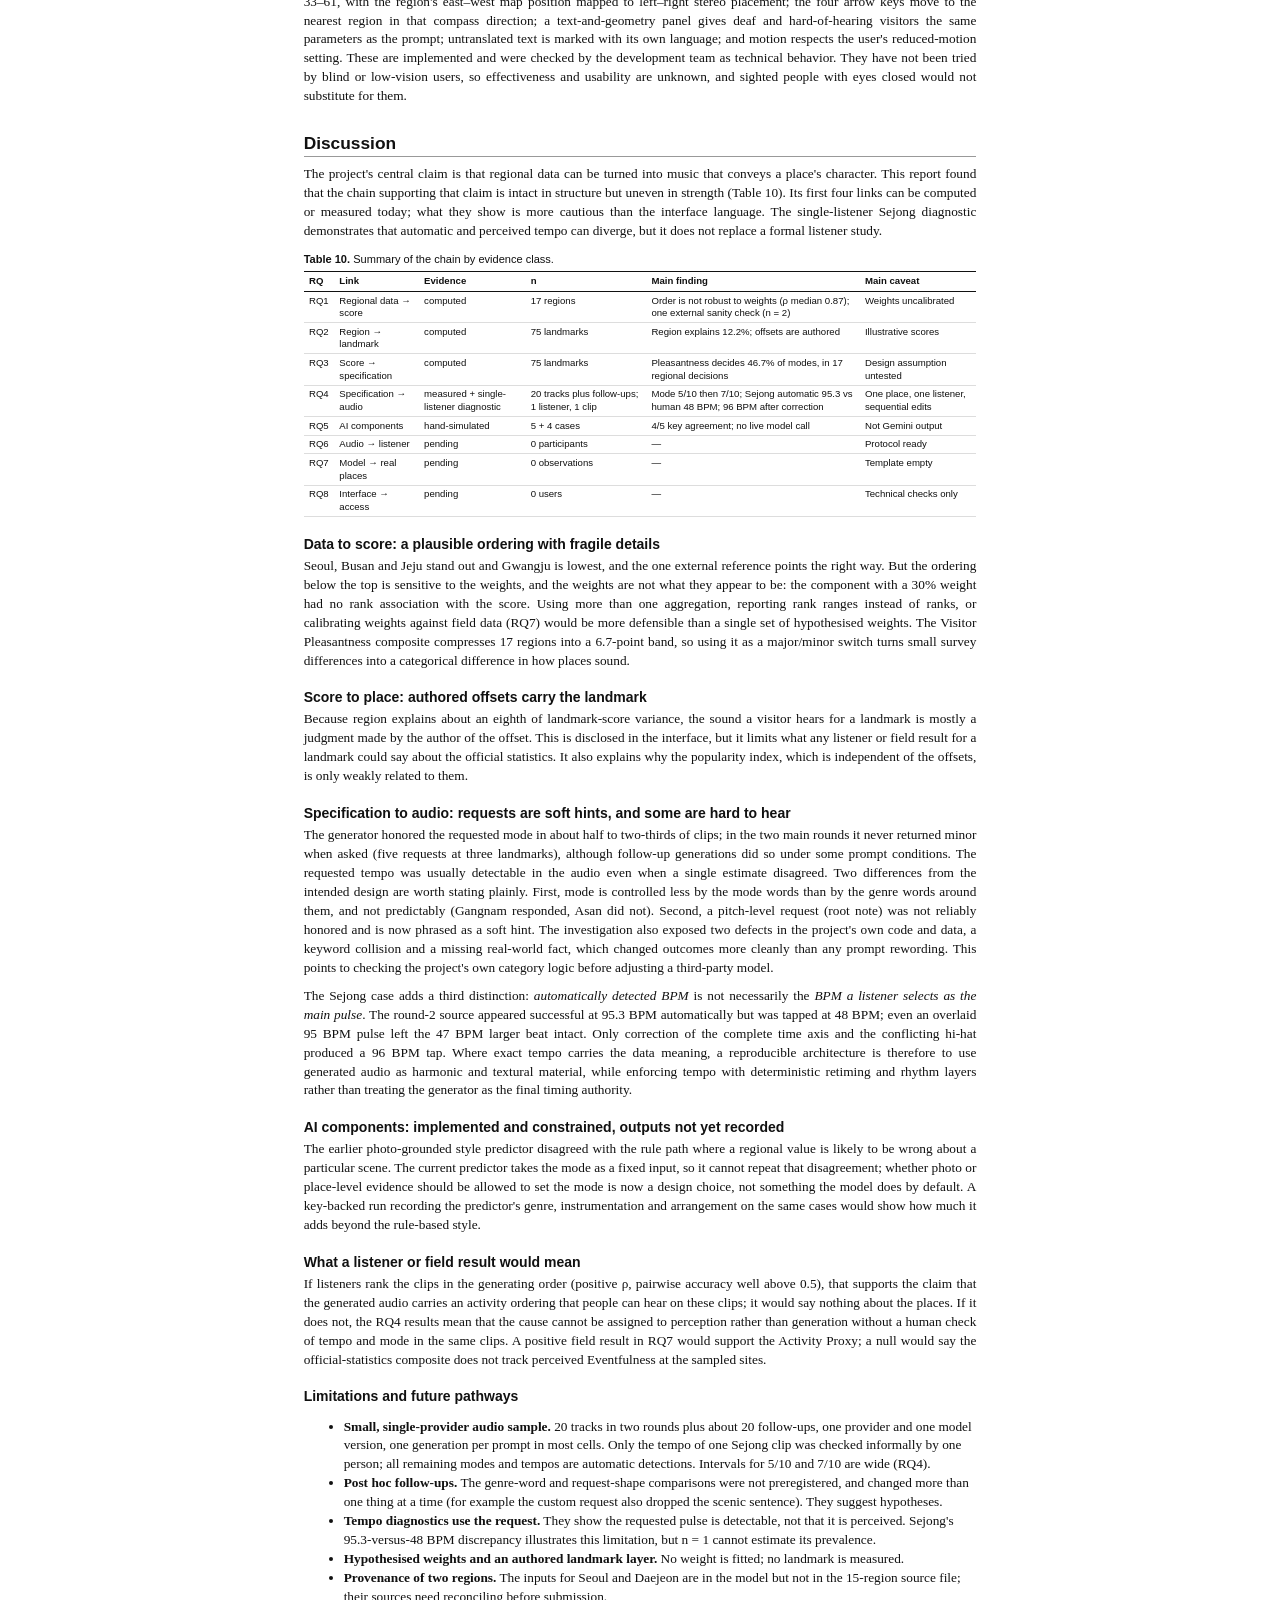
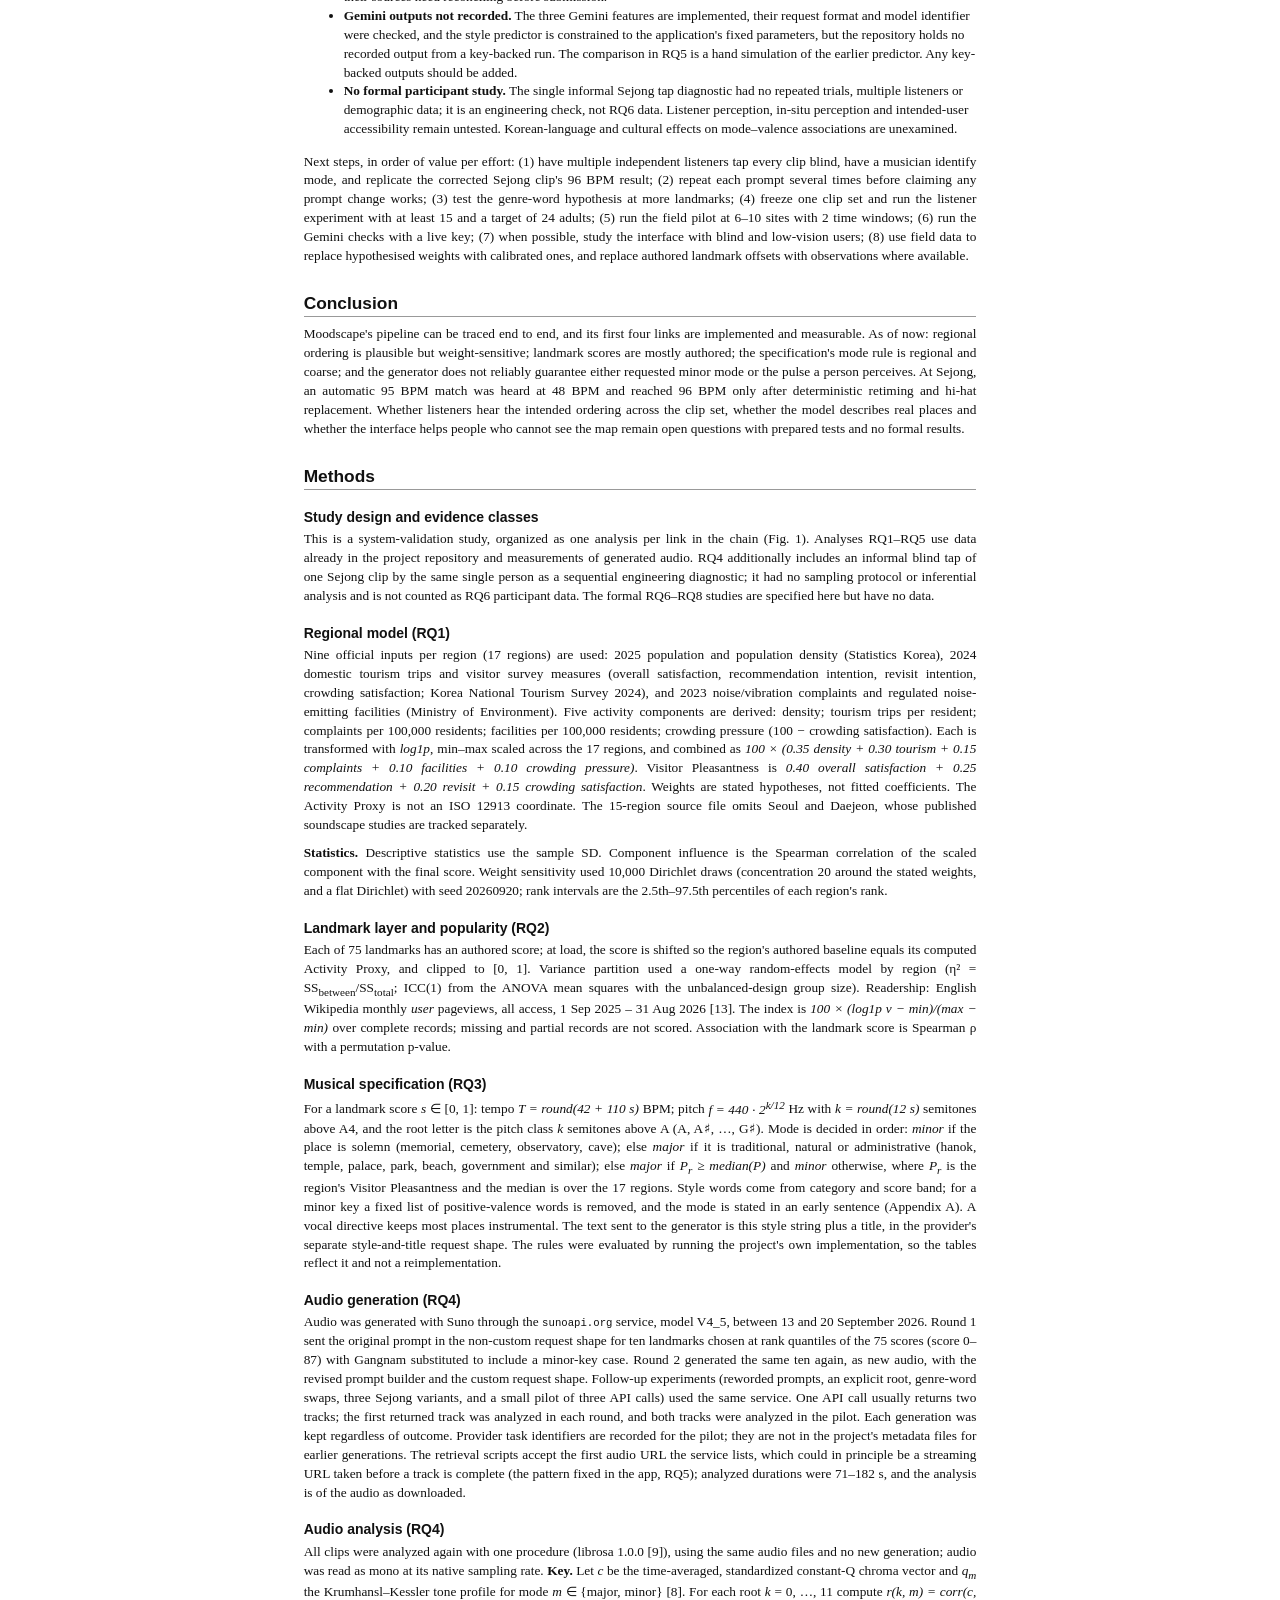
<file: research/paper/Moodscape_research_paper.html>
<!doctype html><html lang="en"><head><meta charset="utf-8"><title>Moodscape: from official statistics to sound</title><style>
@page { size: A4; margin: 19mm 17mm 20mm 17mm;
  @top-left { content: "Moodscape: testing each link from official statistics to sound"; font: 7.5pt Helvetica, Arial, sans-serif; color: #777; }
  @bottom-center { content: counter(page); font: 8pt Helvetica, Arial, sans-serif; color: #777; } }
html { font-family: Georgia, 'Times New Roman', serif; font-size: 10pt; line-height: 1.42; color: #111; }
body { max-width: 178mm; margin: 0 auto; }
h1 { font: 700 19pt/1.2 Helvetica, Arial, sans-serif; margin: 0 0 6pt; }
h2 { font: 700 13pt Helvetica, Arial, sans-serif; margin: 20pt 0 6pt; border-bottom: .6pt solid #999; padding-bottom: 2pt; break-after: avoid; }
h3 { font: 700 10.5pt Helvetica, Arial, sans-serif; margin: 14pt 0 4pt; break-after: avoid; }
p { margin: 0 0 7pt; text-align: justify; hyphens: auto; }
.byline { font: 9pt Helvetica, Arial, sans-serif; color: #444; margin-bottom: 10pt; }
.status { font: 8.5pt Helvetica, Arial, sans-serif; background: #f4f1e8; border-left: 3pt solid #c98500; padding: 5pt 8pt; margin: 8pt 0 10pt; }
.abstract { background: #f6f6f4; padding: 8pt 10pt; font-size: 9.3pt; margin-bottom: 8pt; }
.abstract p { text-align: left; margin: 0; }
.gloss { background: #f6f6f4; padding: 6pt 10pt; margin: 8pt 0; font: 8.3pt/1.35 Helvetica, Arial, sans-serif; break-inside: avoid; } .gloss p { margin: 0 0 3pt; } .gloss dt { font-weight: 700; float: left; clear: left; width: 33mm; } .gloss dd { margin: 0 0 3pt 35mm; }
.kw { font: 8.5pt Helvetica, Arial, sans-serif; color: #333; margin-bottom: 8pt; }
.rq li { margin-bottom: 3pt; }
.scn { font-size: 9.3pt; color: #333; background: #f6f6f4; padding: 4pt 7pt; border-left: 2pt solid #2a78d6; }
figure { margin: 10pt 0 12pt; break-inside: avoid; }
figure img { width: 100%; display: block; }
figcaption { font: 8.2pt/1.35 Helvetica, Arial, sans-serif; color: #222; margin-top: 4pt; text-align: justify; }
.tbl { margin: 8pt 0 12pt; break-inside: avoid; }
.tcap { font: 8.3pt/1.35 Helvetica, Arial, sans-serif; margin: 0 0 3pt; text-align: left; }
table { border-collapse: collapse; width: 100%; font: 8pt/1.3 Helvetica, Arial, sans-serif; border-top: 1pt solid #111; border-bottom: 1pt solid #111; }
th { text-align: left; border-bottom: .6pt solid #111; padding: 2.5pt 4pt; vertical-align: bottom; }
td { padding: 2pt 4pt; vertical-align: top; border-bottom: .3pt solid #ddd; }
.wide table { font-size: 7.2pt; }
.tnote { font: 7.8pt Helvetica, Arial, sans-serif; color: #444; margin: 3pt 0 0; text-align: left; }
code, pre { font-family: Menlo, Consolas, monospace; font-size: 8pt; }
pre { background: #f6f6f4; padding: 6pt 8pt; white-space: pre-wrap; border-left: 2pt solid #999; }
.refs { font-size: 8.8pt; padding-left: 16pt; } .refs li { margin-bottom: 3pt; }
</style></head>
<body>
<h1>From official statistics to sound: testing each link in a data-to-music pipeline for South Korean places</h1>
<p class="byline">[Author names and affiliations pending] &middot; Draft of 25 October 2026 &middot; Project: Moodscape (sound-moodscape)</p>
<div class="status"><b>Status.</b> Research questions RQ1&ndash;RQ5 are answered with project data and audio measured for this report. RQ4 includes an informal blind tap-tempo diagnostic by one listener for one Sejong clip; it is not a formal participant study and is not interpreted as an RQ6 result. RQ6&ndash;RQ8 (formal listener perception, in-situ validity, accessibility for intended users) have prepared protocols and <b>no data</b>. Entries marked &dagger; in the references still need verification.</div>
<div class="abstract"><p>
<b>Background.</b> Moodscape turns official statistics about South Korean regions into music, so that a listener can sense a place's character without seeing a map. The idea rests on a chain of links, from regional data to a score, a musical specification, generated audio, and finally what people hear and what places are like. Each link can fail on its own.
<b>Methods.</b> We tested the links one at a time, as research questions of the form &ldquo;how does X lead to Y?&rdquo;. We used nine official inputs for 17 regions, 75 landmark scores, a deterministic rule set for tempo, key and style, and 20 tracks generated with Suno in two rounds, measured with librosa. We additionally applied a blind tap-tempo diagnostic by one informal listener and deterministic post-processing to one Sejong clip. A Gemini-based style predictor is implemented and constrained to the data mapping; its comparison with the rule-based path is a hand simulation because no key-backed output is recorded. Formal listener ratings and field observations are specified but not yet collected.
<b>Results.</b> The Activity Proxy ranks Seoul, Busan and Jeju highest, but the ranking is fragile to the stated weights (median &rho; = 0.87 under modest perturbation; 41.8% of draws kept &rho; &ge; 0.9). Regions explain only 12.2% of landmark-score variance, so place-level sound mostly reflects authored offsets. Mode was matched in 5/10 and 7/10 clips (rounds 1 and 2), and none of the five minor-key requests in the two rounds returned minor, although some follow-up generations did. The requested tempo appeared among the strongest rhythmic peaks in 7/10 and 9/10 clips against about 1.5 expected by chance. However, Sejong's 95 BPM request was tapped at 48 BPM despite an automatic estimate of 95.3 BPM. A stricter prompt and a deterministic 95 BPM overlay also failed at 48 and 47 BPM; pitch-preserving retiming from 47 to 95 BPM plus replacement of the conflicting hi-hat produced a blind tap of 96 BPM (1.1% error). Changing genre words, not mode wording, flipped one clip from 0/5 to 3/3 minor but failed to transfer to a second clip.
<b>Conclusion.</b> The first four links are implemented and measurable; two are weaker than the interface implies. The Sejong case shows that an automatic BPM match does not guarantee the pulse a listener perceives, and exact perceptual tempo may require deterministic post-processing rather than prompting alone. Formal listener and accessibility studies remain unrun.
</p></div>
<p class="kw"><b>Keywords:</b> soundscape &middot; sonification &middot; ISO 12913 &middot; generative music &middot; South Korea &middot; accessibility &middot; validation</p>

<h2>Introduction</h2>
<p>Maps communicate difference between places through color and labels. Sound could carry some of the same information, and could do so for people who cannot use the visual channel. Moodscape is an interactive prototype that makes this claim concrete for South Korea: every region and landmark has a computed &ldquo;mood&rdquo;, the mood determines a musical specification, a generative-music service renders it as audio, and the interface exposes the same parameters as text and keyboard-navigable controls.</p>
<p>A prototype like this is a chain, and a chain is only as informative as its weakest link. A listener who hears a slow, minor-key track for a place is entitled to ask whether (i) the statistics really make that place calm, (ii) the specification really requests slowness and a minor key, (iii) the audio really is slow and minor, (iv) listeners hear calm, and (v) the place really sounds and feels calm. In use these are easy to blur into one claim. Here they are separated, and each is given its own question, method and evidence class.</p>

<h3>Why separate soundscape perception from a computed score</h3>
<p>Soundscape research defines a soundscape as the acoustic environment as perceived by people in context [2] and measures it with questionnaires and acoustic measurements, typically organized around two perceptual axes, Pleasantness and Eventfulness, arranged on a circumplex [3,4,5]. Oberman et al. [1] applied this framework in protected natural areas, collecting 443 questionnaires at 28 evaluation points and showing that perceived sound-source dominance and psychoacoustic measures predicted perceived Pleasantness and Eventfulness better than sound pressure level alone. Two lessons carry over to this project. First, a single decibel-like or &ldquo;activity&rdquo; number is a weak description of what a place is like to hear. Second, the claim &ldquo;this indicator corresponds to perceived Eventfulness&rdquo; must be tested against in-situ perception, not assumed. Moodscape's Activity Proxy is not an ISO coordinate; it is an official-statistics composite that the field protocol described in Methods is designed to test.</p>
<p>The report follows the structure of [1]: research questions are stated up front, results are organized by question, methods follow the discussion, and descriptive tables, circumplex-style scatter plots and stacked bars are used where the data suit them.</p>

<h3>Sonification for accessible exploration</h3>
<p>Sonification of geographic data for users with visual impairment has precedent in coordinated speech and non-speech audio in map interfaces [6]. The project's design follows two principles: audio should carry data and not only decoration, and the interface should cooperate with the user's own screen reader (a correction made after an earlier version competed with it). Whether Moodscape's interface achieves this for blind or low-vision users has not been tested (RQ8).</p>

<h3>Research questions</h3>
<p>Each question follows one link of the chain in Fig. 1 and is phrased as a scenario.</p>
<ul class="rq">
<li><b>RQ1.</b> How do official regional statistics lead to an Activity Proxy and a Visitor Pleasantness composite, and how stable is the resulting ordering?</li>
<li><b>RQ2.</b> How do regional values lead to landmark-level scores, and how does online attention relate to them?</li>
<li><b>RQ3.</b> How does a score lead to a musical specification (tempo, pitch, mode, style), and which rule decides each choice?</li>
<li><b>RQ4.</b> How does a specification lead to generated audio, i.e. does the audio have the requested tempo and mode, and what changes that?</li>
<li><b>RQ5.</b> How do the AI components (Gemini style prediction, language-accessibility estimate, and the generation request itself) lead to different or better specifications?</li>
<li><b>RQ6.</b> How does generated audio lead to listener-perceived Eventfulness? <i>(Prepared; no data.)</i></li>
<li><b>RQ7.</b> How does the model relate to perception in the actual places? <i>(Prepared; no data.)</i></li>
<li><b>RQ8.</b> How does the interface lead to independent, accessible exploration? <i>(Implemented; not user-tested.)</i></li>
</ul>
<figure id="fig1"><img src="figures/fig1_chain.png" alt="Figure 1"><figcaption><b>Fig. 1.</b> The chain tested in this report. Each box is one link and carries the research question that tests it. Green outlines mark links computed from project data, orange marks measurement on generated audio or a hand-simulated (not live) estimate, gray marks links for which no data have been collected. Dashed boxes are branches: the Gemini style predictor (RQ5) feeds the musical specification; the interface and accessibility cues (RQ8) read from the score.</figcaption></figure>


<div class="gloss"><p><b>Terms used in this report</b></p><dl>
<dt>Requested</dt><dd>What the prompt asked for (a tempo in BPM, major or minor), taken from the data mapping.</dd>
<dt>Detected (&ldquo;measured&rdquo;)</dt><dd>A value estimated by software from the downloaded audio. It is not a human judgment and not a reading taken in a place.</dd>
<dt>Key-fit score</dt><dd>The correlation between a clip's pitch-class profile and the best-fitting major or minor key profile. Higher means a clearer fit. It is not the probability that the key is correct.</dd>
<dt>Round 1, round 2</dt><dd>Two separate batches of ten newly generated clips (new requests to the provider, new audio): round 1 with the original prompt format, round 2 with the revised format. &ldquo;Follow-up&rdquo; generations are single extra generations for particular landmarks.</dd>
<dt>Matched / honored</dt><dd>The detected value agrees with the requested one (same mode; tempo within the stated tolerance).</dd>
<dt>Half/double-tempo equivalent</dt><dd>A detected tempo divided or multiplied by two, whichever lands nearest the request. It is another way of comparing the same detected number: the audio, the tempo formula and the detection are unchanged. Because it uses the request, it can only shrink the gap.</dd>
<dt>Requested tempo &ldquo;present&rdquo;</dt><dd>The requested tempo lies within 5% of one of the three strongest rhythmic periodicities found in the audio.</dd>
<dt>Illustrative score</dt><dd>A landmark score set by the authors as an offset from its regional value; not measured.</dd>
<dt>Fixed inputs</dt><dd>Tempo, key, root note and vocal treatment supplied by the data mapping, which the language model may not change.</dd>
<dt>Hand-simulated</dt><dd>A prediction produced by a researcher following a function's instructions by hand on real photos and text; not output from the live model.</dd>
<dt>Custom request shape</dt><dd>The provider's request format with separate style and title fields, as opposed to one free-text prompt.</dd>
</dl></div>
<h2>Results</h2>
<p>Results are reported for each research question in chain order. Evidence classes: <b>computed</b> (from project data and code), <b>measured</b> (on generated audio), <b>hand-simulated</b> (a researcher followed a function's instructions by hand; not output from the live model), <b>pending</b> (no data). Unless stated otherwise, intervals are 95%, tests are two-sided, and permutation tests use 20,000 permutations (seed 20260920).</p>

<h3>RQ1 &mdash; How do official regional statistics lead to an activity score?</h3>
<p class="scn"><i>Scenario.</i> A visitor opens the map. Each of 17 regions has a color and a tone. Where does that value come from, and would a reasonable change of assumptions give the same picture?</p>
<p><b>Inputs and outputs.</b> The Activity Proxy ranged from 32.9 to 61.3 (mean 46.4, SD 8.0; Table 1, Fig. 2a). Seoul, Busan and Jeju-do scored highest and Gwangju lowest. The Visitor Pleasantness composite occupied a much narrower band, 75.0&ndash;81.7 (SD 2.1), highest in Jeollanam-do and Gwangju and lowest in Daejeon and Sejong (Fig. 2b).</p>
<div class="tbl " id="tab1"><p class="tcap"><b>Table 1.</b> Descriptive statistics of the 17 regional inputs and the two composites. Values are computed from the nine inputs; the model is described in Methods.</p><table><thead><tr><th>Measure</th><th>Min.</th><th>Max.</th><th>Mean</th><th>Median</th><th>SD</th></tr></thead><tbody><tr><td>Population density (per km²)</td><td>90</td><td>15432</td><td>2101</td><td>855</td><td>3671</td></tr><tr><td>Domestic tourism trips per resident</td><td>0.94</td><td>20.48</td><td>6.90</td><td>3.85</td><td>5.72</td></tr><tr><td>Noise/vibration complaints per 100,000 residents</td><td>77</td><td>679</td><td>242</td><td>212</td><td>148</td></tr><tr><td>Regulated noise-emitting facilities per 100,000 residents</td><td>3</td><td>214</td><td>72</td><td>38</td><td>70</td></tr><tr><td>Crowding pressure (100 − crowding satisfaction)</td><td>17.90</td><td>29.30</td><td>22.88</td><td>23.00</td><td>3.01</td></tr><tr><td>Overall satisfaction (0–100)</td><td>77.80</td><td>83.30</td><td>80.33</td><td>80.00</td><td>1.90</td></tr><tr><td>Recommendation intention (0–100)</td><td>71.00</td><td>79.30</td><td>74.86</td><td>74.80</td><td>2.27</td></tr><tr><td>Revisit intention (0–100)</td><td>72.60</td><td>81.60</td><td>76.86</td><td>76.90</td><td>2.39</td></tr><tr><td>Crowding satisfaction (0–100)</td><td>70.70</td><td>82.10</td><td>77.12</td><td>77.00</td><td>3.01</td></tr><tr><td>Activity Proxy (0–100)</td><td>32.91</td><td>61.27</td><td>46.42</td><td>44.67</td><td>7.98</td></tr><tr><td>Visitor Pleasantness composite (0–100)</td><td>75.05</td><td>81.74</td><td>77.79</td><td>77.72</td><td>2.11</td></tr></tbody></table></div>
<figure id="fig2"><img src="figures/fig2_maps.png" alt="Figure 2"><figcaption><b>Fig. 2.</b> South Korea by region. <b>(a)</b> Activity Proxy (0&ndash;100; darker = more active). <b>(b)</b> Visitor Pleasantness composite (0&ndash;100; darker = higher). Region abbreviations: SEL Seoul, BSN Busan, DAG Daegu, ICN Incheon, GWJ Gwangju, DJN Daejeon, USN Ulsan, SEJ Sejong, GG Gyeonggi, GW Gangwon, CB/CN Chungcheongbuk/nam, JB/JN Jeollabuk/nam, GB/GN Gyeongsangbuk/nam, JJ Jeju. Boundaries: <code>geojson.js</code>.</figcaption></figure>
<p><b>Effective influence differs from stated weight.</b> The weights (0.35, 0.30, 0.15, 0.10, 0.10) are design hypotheses. The rank association of each component with the final score did not follow them (Table 2): complaints (&rho; = 0.68) and crowding pressure (0.65) tracked the score closely, whereas tourism intensity, despite a weight of 0.30, did not (-0.07). Removing density, the heaviest component, reduced agreement with the full ordering to &rho; = 0.23; removing any other single component left &rho; &ge; 0.60. Equal weights reproduced the ordering with &rho; = 0.94.</p>
<div class="tbl " id="tab2"><p class="tcap"><b>Table 2.</b> How each component relates to the Activity Proxy. &rho; (component) is the Spearman correlation of the scaled component with the final score across the 17 regions. &rho; (drop one) is the agreement of the ranking after removing the component and renormalising the other weights.</p><table><thead><tr><th>Component</th><th>Transform</th><th>Weight</th><th>&rho; (component)</th><th>&rho; (drop one)</th></tr></thead><tbody><tr><td>Population density (per km²)</td><td>log1p, min–max</td><td>0.35</td><td>0.45</td><td>0.23</td></tr><tr><td>Tourism trips per resident</td><td>log1p, min–max</td><td>0.30</td><td>-0.07</td><td>0.60</td></tr><tr><td>Noise complaints per 100,000</td><td>log1p, min–max</td><td>0.15</td><td>0.68</td><td>0.85</td></tr><tr><td>Noise-emitting facilities per 100,000</td><td>log1p, min–max</td><td>0.10</td><td>-0.20</td><td>0.91</td></tr><tr><td>Crowding pressure (100 − satisfaction)</td><td>log1p, min–max</td><td>0.10</td><td>0.65</td><td>0.94</td></tr></tbody></table></div>
<p><b>Robustness to weights.</b> We drew 10,000 weight vectors from a Dirichlet distribution centered on the stated weights (concentration 20; weight SDs 0.07&ndash;0.10) and, as an extreme, 10,000 from a flat Dirichlet. Under modest perturbation the median agreement with the stated ordering was &rho; = 0.87, but the 5th percentile was 0.34 and the minimum 0.00; only 41.8% of draws kept &rho; &ge; 0.9 (flat draws: median 0.72, 14.5%; Fig. 3b). The median 95% interval of a region's rank spanned 9 of 17 ranks (Fig. 3a). Only Seoul (74%), Busan (90%), Jeju-do (56%) stayed in the top three in more than half of the draws.</p>
<figure id="fig3"><img src="figures/fig3_sensitivity.png" alt="Figure 3"><figcaption><b>Fig. 3.</b> Sensitivity of the Activity Proxy to its weights. <b>(a)</b> Rank of each region under the stated weights (dot) and its 95% range across 10,000 weight vectors drawn near the stated weights (bar). <b>(b)</b> Distribution of Spearman &rho; between each perturbed ranking and the stated-weight ranking, for weights near the stated values (blue) and for arbitrary weights (orange). Dashed line: &rho; = 0.9.</figcaption></figure>
<p><b>The only external reference.</b> Two regions have directly published soundscape studies. The model places Seoul first (score 61.3) and Daejeon 10th (44.6), the same order as their published Eventfulness values (78 and 45). Two points can show a contradiction but cannot validate a model; this check is a sanity test only.</p>

<h3>RQ2 &mdash; How do regional values lead to landmark scores?</h3>
<p class="scn"><i>Scenario.</i> The visitor opens Hongdae and Gyeongbokgung Palace, both in Seoul. Do they sound different because the data say so, or because someone decided so?</p>
<p><b>Region explains little of the landmark score.</b> Each of the 75 landmarks has a score equal to its region's Activity Proxy plus an authored offset, clipped to [0, 1]. The offsets had SD 0.21 and ranged from -0.67 to +0.40 (score units 0&ndash;1), compared with a regional SD of 0.08. In a one-way analysis of the landmark scores by region (3&ndash;6 landmarks per region), region explained 12.2% of variance (&eta;&sup2; = 0.122; ICC(1) = -0.128, which is indistinguishable from zero). 3 landmarks were clipped at the floor of 0, so their authored calmness is partly hidden. The place-level score, and therefore the place-level sound, reflects authored offsets far more than official statistics. The interface labels these scores <i>illustrative</i>; no landmark is marked as measured.</p>
<p><b>Online attention.</b> A separate, reproducible readership index, the log-scaled monthly English-Wikipedia pageviews over a common 12-month window (1 Sep 2025&ndash;31 Aug 2026), was available for 58 of 75 landmarks (16 had no usable article and 1 was incomplete). It was weakly and positively associated with the landmark score (Spearman &rho; = 0.25, permutation p = 0.062, n = 58; rank plot in Fig. 7c), which does not distinguish it from zero at the 5% level. Pageviews measure online attention to an article, which is sometimes broader than the landmark (for example a company or city article), and are not footfall, noise or perceived Eventfulness; the index never alters the music.</p>


<h3>RQ3 &mdash; How does a score lead to a musical specification?</h3>
<p class="scn"><i>Scenario.</i> The score for a place is known. What exactly is asked of the music, and which rule decides each request?</p>
<p><b>Tempo and pitch.</b> Tempo is <i>round(42 + 110 &times; score)</i> BPM, giving 42&ndash;138 BPM across the 75 landmarks (the formula allows 42&ndash;152 BPM; the landmarks reach 42&ndash;138). Pitch is a chromatic step of <i>round(12 &times; score)</i> semitones above A4 (440&ndash;880 Hz); the music-specification panel reports it, the navigation tone uses a related pentatonic mapping stretched across the observed score range, and its letter name is passed to the generator as a soft root-note hint (&ldquo;around F&rdquo;).</p>
<p><b>Mode is decided by three rules, and the one tied to Visitor Pleasantness decides less than half of the places.</b> 40 of 75 landmarks (53.3%) receive their mode from a category override (6 minor for solemn places, 34 major for traditional, nature and administrative places). The remaining 35 (46.7%) receive it from the Visitor Pleasantness default: major if the region's composite is at or above the median of the 17 regions (77.72), minor otherwise (Table 3, Fig. 4). Overall 21 landmarks (28.0%) request a minor key.</p>
<div class="tbl " id="tab3"><p class="tcap"><b>Table 3.</b> Which rule decides the requested mode, current code, 75 landmarks. Rules are applied in the order listed, so a place that matches an earlier rule is not counted under a later one.</p><table><thead><tr><th>Deciding rule</th><th>Major</th><th>Minor</th><th>Places</th></tr></thead><tbody><tr><td>Solemn override (memorial, cemetery, observatory, cave, &hellip;)</td><td>0</td><td>6</td><td>6</td></tr><tr><td>Traditional/nature override (hanok, temple, palace, park, beach, government, &hellip;)</td><td>34</td><td>0</td><td>34</td></tr><tr><td>Regional Visitor Pleasantness default (vs. median of 17 regions)</td><td>20</td><td>15</td><td>35</td></tr><tr><td><b>Total</b></td><td>54</td><td>21</td><td>75</td></tr></tbody></table><p class="tnote">Counts differ by one place from an earlier internal count (35/34) written before later edits to the category lists; this table uses the model as of 11 Oct 2026.</p></div>
<figure id="fig4"><img src="figures/fig6_key_rules.png" alt="Figure 4"><figcaption><b>Fig. 4.</b> Share of each region's landmarks by the rule that decides major or minor. Regions are ordered by their Visitor Pleasantness composite (value in brackets, highest at top). Solemn and traditional/nature overrides ignore Pleasantness. Only the green and orange segments depend on it.</figcaption></figure>
<p><b>The Pleasantness threshold sits inside the noise.</b> The 17 composites span 75.0&ndash;81.7, a band of 6.7 points. The cut-off is the sample median, so by construction about half of regions (8 of 17: Seoul, Daegu, Incheon, Daejeon, Sejongsi, Gyeonggi-do, Chungcheongbuk-do, Chungcheongnam-do) receive minor for their default places, regardless of how pleasant all regions are in absolute terms. 6 regions lie within one point of the median, and Gyeongsangbuk-do sits exactly on it and is classified major only because the comparison is &ge;. Because the value is regional, every default-branch place in a region shares one decision: Hongdae, Gangnam, N Seoul Tower and Dongdaemun Design Plaza are all minor for the same reason. There are 17 distinct Pleasantness decisions, not 75 (Fig. 5).</p>
<figure id="fig5"><img src="figures/fig5_model_space.png" alt="Figure 5"><figcaption><b>Fig. 5.</b> The modeled space, for visual comparison with the ISO circumplex in [1] (not ISO coordinates; both axes are modeled proxies). Each point is a landmark: horizontal position is its region's Visitor Pleasantness composite, vertical position is its own Activity score. Blue circles requested major, orange triangles requested minor; open circles are the 17 region values. Marginal histograms are shown on the top and right. The dashed line is the median that decides default mode. Landmarks sit in vertical columns because Pleasantness is a regional value.</figcaption></figure>
<p><b>Style words and mode.</b> Genre and mood words are chosen by place category and score band, independently of the mode; the mode is then stated in an early sentence. For a minor key the sentence reads, in effect, &ldquo;in a minor key (around <i>root</i>) &mdash; melancholic, somber, shadowed tonality, no major-key brightness&rdquo;, and for a major key &ldquo;in a major key (around <i>root</i>) &mdash; bright, open, uplifted tonality&rdquo;. An earlier version let positive-valence words such as &ldquo;warm&rdquo; and &ldquo;mellow&rdquo; accompany a minor request. The current rule removes a fixed list of such words when the mode is minor. 12 of the 21 minor-key styles still contain at least one of &ldquo;relaxing&rdquo;, &ldquo;peaceful&rdquo; or &ldquo;serene&rdquo; (an exploratory keyword count, not a validated measure of valence). Whether mode is the right carrier for visitor satisfaction was not tested; it is a design assumption borrowed from the common association of minor mode with lower valence.</p>


<h3>RQ4 &mdash; How does a specification lead to generated audio?</h3>
<p class="scn"><i>Scenario.</i> The prompt says &ldquo;minor key, around 115 BPM&rdquo;. A generative model returns a track. Is it minor, is it near 115 BPM, and what would change that?</p>
<p><b>Round 1 (original prompts, non-custom request).</b> Ten landmarks spanning the observed score range (0&ndash;87) were generated once each. The requested mode was detected in 5/10 tracks (95% Clopper&ndash;Pearson interval 19–81%): 5/7 of the major requests and 0/3 of the minor requests (Fig. 6b, Table 4). Mean key-fit score was 0.89 for matches and 0.74 for mismatches; the Gangnam miss (A&sharp; major) was detected with key-fit score 0.92, so the detector was not undecided. Tempo agreed within &plusmn;10% in 2/10 tracks, and the rank correlation between requested and measured tempo was &rho; = 0.07 (p = 0.864). Nine of ten measured tempos fell between 114 and 161 BPM although the requests ranged from 42 to 138 BPM.</p>
<p><b>Round 2 (revised prompts, custom request).</b> After the prompt builder changed (mode moved to an early sentence with a root note, positive-valence words removed from minor styles, an administrative-building category added, request switched to the provider's custom mode), the same ten landmarks were generated again with new requests to the provider (new audio). The requested mode was detected in 7/10 (95% interval 35–93%): 7/8 major requests and 0/2 minor requests. Tempo agreed within &plusmn;10% in 4/10 tracks (&rho; = 0.08, p = 0.829). One of the three round-1 minor requests (Sejong) became a major request in round 2 after a factual correction, so the two rounds do not test the same requests; the improvement from 5/10 to 7/10 is partly an artifact of that change and its interval overlaps round 1's.</p>
<div class="tbl wide" id="tab4"><p class="tcap"><b>Table 4.</b> Requested and measured tempo and mode for the ten landmarks in both rounds. Measured tempo is the beat-tracking estimate (see Methods); ratio = measured / requested. &#10003; = requested mode detected; &#10007; = other mode. Round 2 asked for a major key at Sejong (clip 07); round 1 asked for minor.</p><table><thead><tr><th>Clip</th><th>Landmark</th><th>Score</th><th>Req. BPM</th><th>Round 1 BPM</th><th>Round 2 BPM</th><th>Mode asked</th><th>Round 1 key</th><th>Round 2 key</th></tr></thead><tbody><tr><td>01</td><td>Gyeongbokgung Palace</td><td>0</td><td>42</td><td>122 (2.91×)</td><td>131 (3.11×)</td><td>major</td><td>D# major ✓</td><td>A major ✓</td></tr><tr><td>02</td><td>Hanbat Arboretum</td><td>19</td><td>62</td><td>125 (2.02×)</td><td>125 (2.02×)</td><td>major</td><td>D# major ✓</td><td>B major ✓</td></tr><tr><td>03</td><td>Naganeupseong Folk Village</td><td>24</td><td>68</td><td>131 (1.92×)</td><td>131 (1.92×)</td><td>major</td><td>G major ✓</td><td>C major ✓</td></tr><tr><td>04</td><td>Korean Folk Village</td><td>30</td><td>75</td><td>152 (2.03×)</td><td>75 (1.00×)</td><td>major</td><td>D# major ✓</td><td>C# major ✓</td></tr><tr><td>05</td><td>Oeam Folk Village</td><td>35</td><td>81</td><td>161 (1.98×)</td><td>161 (1.98×)</td><td>major</td><td>B minor ✗</td><td>C# major ✓</td></tr><tr><td>06</td><td>Gunsan Modern History Street</td><td>41</td><td>88</td><td>44 (0.50×)</td><td>60 (0.68×)</td><td>major</td><td>C major ✓</td><td>B minor ✗</td></tr><tr><td>07</td><td>Government Complex Sejong</td><td>48</td><td>95</td><td>128 (1.35×)</td><td>95 (1.00×)</td><td>minor</td><td>D# major ✗</td><td>D# major ✓</td></tr><tr><td>08</td><td>Kia AutoLand Gwangju</td><td>59</td><td>107</td><td>144 (1.35×)</td><td>144 (1.35×)</td><td>major</td><td>G minor ✗</td><td>B major ✓</td></tr><tr><td>09</td><td>Gangnam</td><td>66</td><td>115</td><td>115 (1.00×)</td><td>117 (1.02×)</td><td>minor</td><td>A# major ✗</td><td>G# major ✗</td></tr><tr><td>10</td><td>Hyundai Motor Asan Plant</td><td>87</td><td>138</td><td>137 (0.99×)</td><td>137 (0.99×)</td><td>minor</td><td>D major ✗</td><td>D major ✗</td></tr></tbody></table></div>
<figure id="fig6"><img src="figures/fig7_audio_fidelity.png" alt="Figure 6"><figcaption><b>Fig. 6.</b> Generated audio against the specification. <b>(a)</b> Requested vs measured tempo for round 1 (filled) and round 2 (open). The solid line is exact agreement; dashed and dotted lines mark double and half tempo. Each arrow ends at a small diamond, the half- or double-tempo equivalent of that detected value, whichever lies nearest the request. This is a different way of comparing the same detected number; the tempo formula, the audio and the detection are unchanged. Because the choice uses the request, it can only shrink the gap, so it shows the requested pulse is plausible at another metrical level, not that the audio is at the requested tempo. Clips whose diamond is still far from the solid line (for example 01, 07 and 08 in round 1) are not explained by a half or double reading. <b>(b)</b> Detected key for each clip and round. Blue: requested mode detected; orange: other mode. The number is the key-fit score.</figcaption></figure>
<figure id="fig7"><img src="figures/fig_rank_agreement.png" alt="Figure 7"><figcaption><b>Fig. 7.</b> Spearman rank agreement in three real analyses. Each point is one item. Its horizontal position is its rank on one variable and its vertical position its rank on the other (1 = smallest). The dashed black diagonal is perfect agreement (&rho; = +1). The orange line is the average trend of the points: with ranks, its slope equals &rho;, so a flat line means no relationship and the diagonal means a perfect one. The thin vertical segment from a point to the diagonal is that item's rank difference <i>d</i>; &Sigma;d&sup2; is the sum of the squared differences, and without ties &rho; = 1 &minus; 6&Sigma;d&sup2; / (n(n&sup2; &minus; 1)). Tied values get average ranks, so some ranks are fractional. <b>(a)</b> Requested versus measured tempo for the ten clips, round 1. <b>(b)</b> The same for round 2. <b>(c)</b> Wikipedia readership index versus landmark Activity score for the 58 landmarks with a complete record. Points near the diagonal mean the two variables order the items alike; points scattered across both triangles mean they do not.</figcaption></figure>
<p><b>Is the tempo wrong or mis-measured?</b> Rank agreement between requested and measured tempo is shown in Fig. 7a,b. A single tempo estimate can pick a different metrical level from the one a listener would tap. We tested this with a prior-free view of the same audio: the three strongest peaks of each clip's tempogram. The requested tempo (&plusmn;5%) was among them in 7/10 round-1 clips and 9/10 round-2 clips, against 1.5 and 1.6 expected if the requests were randomly shuffled among the clips (95th percentile 3 and 4; p < 0.0001 for both; Table 5, Fig. 8). The single best estimate, in contrast, was within &plusmn;5% in only 3 and 4 clips. Removing librosa's default tempo prior (centered at 120 BPM) did not rescue the estimate (round 1 &rho; = 0.09 with the default prior, 0.22 with a flat prior). In round 1 the three slowest requests (42, 62 and 68 BPM) never appeared among the top peaks (0/3), while every request of 75 BPM or more did (7/7); in round 2 two of those three slow requests appeared (2/3), and only the 42 BPM request did not. So tempo is usually present but not usually the strongest rhythmic level, and the slowest request is the least reliably honored. This analysis uses the request when judging presence, so it shows that the requested pulse is <i>detectable</i>, not that a listener would perceive it as the main beat. 5 of ten single estimates were numerically identical across the two independent rounds (for example 125.0, 130.8, 137.2, 144.2 BPM), which is consistent with a discrete tempo grid in the estimator.</p>
<div class="tbl " id="tab5"><p class="tcap"><b>Table 5.</b> Tempo diagnostic. &ldquo;Single estimate&rdquo; is the global tempo estimate with its default prior (log-normal, centered at 120 BPM); &ldquo;top-3 peaks&rdquo; is the number of clips with the requested tempo (&plusmn;5%) among the three strongest autocorrelation peaks. Expected value (95th percentile) is from 20,000 shuffles of the requests among clips.</p><table><thead><tr><th>Round</th><th>Single estimate within &plusmn;5%</th><th>Top-3 peaks contain request</th><th>Expected by chance (95th pct)</th><th>Permutation p</th><th>Requests &le; 68 BPM</th><th>Requests &ge; 75 BPM</th></tr></thead><tbody><tr><td>Round 1</td><td>3/10</td><td>7/10</td><td>1.5 (3)</td><td>p < 0.0001</td><td>0/3</td><td>7/7</td></tr><tr><td>Round 2</td><td>4/10</td><td>9/10</td><td>1.6 (4)</td><td>p < 0.0001</td><td>2/3</td><td>7/7</td></tr></tbody></table></div>
<figure id="fig8"><img src="figures/fig8_tempo_diagnostic.png" alt="Figure 8"><figcaption><b>Fig. 8.</b> Tempo diagnostic for each clip. The black bar is the requested tempo. Blue dots are the three strongest autocorrelation peaks of the onset envelope (larger = stronger). The orange cross is the single value returned by librosa with its default prior. A black bar that coincides with a blue dot that the cross misses means the requested pulse is present but not the dominant level. <b>(a)</b> Round 1. <b>(b)</b> Round 2.</figcaption></figure>
<p><b>The pulse a person heard: the 95 BPM Sejong case.</b> On 25 October 2026, one informal listener tapped the main pulse of clip 07 without seeing its name or target (Table 6). The round-2 source requested 95 BPM and the default automatic estimate was 95.3 BPM, but the listener heard 48 BPM as the main pulse. A regeneration that explicitly required a 95 BPM quarter-note pulse and prohibited half-time was also tapped at 48 BPM. Overlaying an exact 95 BPM kick and rim pulse on the source was tapped at 47 BPM, indicating that the added pulse was absorbed as a subdivision of the existing slow beat. Finally, the source was pitch-preservingly retimed by 2.021× from the human measurement of 47 BPM to the target of 95 BPM, shortening it from 164.413 to 81.341 seconds. Existing hi-hat energy above a 5.2 kHz shelf was reduced to 12%, and a new closed hi-hat plus kick and rim were placed every 0.6316 seconds. A new anonymous 25-second clip was tapped at 96 BPM, 1 BPM (1.1%) from the target and within the &plusmn;5% criterion used before the test.</p>
<div class="tbl wide" id="tab6"><p class="tcap"><b>Table 6.</b> Perceptual-tempo diagnosis and correction stages for Sejong clip 07. Automatic values are librosa default estimates; human values are blind taps by the same one informal listener. The final row is post-processed audio, not a raw generation.</p><table><thead><tr><th>Stage</th><th>Target BPM</th><th>Automatic BPM</th><th>Human tap BPM</th><th>Decision</th></tr></thead><tbody><tr><td>Round-2 Suno source</td><td>95</td><td>95.3</td><td>48</td><td>Fail</td></tr><tr><td>Regenerated with strict 95 BPM prompt</td><td>95</td><td>95.3</td><td>48</td><td>Fail</td></tr><tr><td>Source + deterministic 95 BPM pulse</td><td>95</td><td>95.3 (47.7 with flat prior)</td><td>47</td><td>Fail</td></tr><tr><td>47→95 pitch-preserving retime + hi-hat replacement</td><td>95</td><td>95.3</td><td>96</td><td>Pass (1.1% error)</td></tr></tbody></table><p class="tnote">This is a sequential engineering diagnostic at one place with one listener (n = 1), not an effect estimate or a generalizable success rate, and it is not part of the RQ6 listener experiment.</p></div>
<p>The case supports a narrower conclusion than &ldquo;the automatic analysis was wrong.&rdquo; The same audio can contain hierarchical periodicities near 95 and 48 BPM; an estimator with its default prior may choose 95 while a listener selects 48 as the main pulse. Therefore, a detected request or an automatic match does not establish <i>perceived tempo fidelity</i>. The final 96 BPM result demonstrates deterministic correction on one clip; it is not evidence that Suno's prompt fidelity improved.</p>
<p><b>What changes the mode? Genre words, in one place.</b> The two clips that repeatedly failed to come back minor, Gangnam and the Asan plant, were studied with additional generations (Table 7, Fig. 9). Across 10 Gangnam generations, none of the 5 that kept the original genre words (&ldquo;lo-fi hip-hop, city-pop&rdquo;) came back minor, regardless of rewording, request shape or an explicit root note; 1 of 2 came back minor when no genre words were given; and 3 of 3 came back minor when the genre was swapped to &ldquo;dark synth-pop, moody downtempo&rdquo;. The same swap did not transfer: for the Asan plant, 0 of 3 swapped-genre generations were minor, and 1 of 3 with the original wording (the one success and a later failure used the same text). Where the root was requested, it was matched in one of three successful Gangnam minor tracks (detected F, G, D#; requested F). The Sejong clip shows a different cause: a keyword collision gave a government building a semiconductor-plant style, and a factual correction (a planned city with many young families) changed the requested mode; both were defects in the project's own code or data and were fixed, with the generated audio matching the corrected request in the follow-up generations (D&sharp; minor with key-fit score 0.83 under the minor request; D&sharp; major with key-fit score 0.94 under the major request).</p>
<div class="tbl wide" id="tab7"><p class="tcap"><b>Table 7.</b> Every generation for the two clips that failed repeatedly, grouped by what the prompt said about genre. Detected key (key-fit score). &ldquo;Minor&rdquo; counts the requested mode obtained. Tracks returned by the same API call are listed together and are not independent.</p><table><thead><tr><th>Prompt / request</th><th>Genre words</th><th>Detected key (key-fit score)</th><th>Minor / n</th></tr></thead><tbody><tr><td><b>Gangnam</b></td><td></td><td></td><td></td></tr><tr><td>Round 1 wording, non-custom</td><td>original genre words</td><td>A# major (0.92)</td><td>0/1</td></tr><tr><td>Reworded, non-custom</td><td>original genre words</td><td>D# major (0.94)</td><td>0/1</td></tr><tr><td>Explicit &quot;A minor&quot;, custom</td><td>original genre words</td><td>C major (0.89), C major (0.86)</td><td>0/2</td></tr><tr><td>Round 2 prompt, custom</td><td>original genre words</td><td>G# major (0.83)</td><td>0/1</td></tr><tr><td>Mode + tempo only (no genre words)</td><td>no genre words</td><td>D major (0.70), E minor (0.69)</td><td>1/2</td></tr><tr><td>Genre swapped to dark synth-pop</td><td>swapped genre words</td><td>F minor (0.64), G minor (0.68), D# minor (0.81)</td><td>3/3</td></tr><tr><td><b>Asan plant</b></td><td></td><td></td><td></td></tr><tr><td>Round 1 wording, non-custom</td><td>original genre words</td><td>D major (0.72)</td><td>0/1</td></tr><tr><td>Reworded, custom</td><td>original genre words</td><td>G minor (0.67)</td><td>1/1</td></tr><tr><td>Round 2 prompt, custom</td><td>original genre words</td><td>D major (0.83)</td><td>0/1</td></tr><tr><td>Genre swapped to dark techno</td><td>swapped genre words</td><td>D major (0.81), D major (0.59), G major (0.59)</td><td>0/3</td></tr></tbody></table></div>
<figure id="fig9"><img src="figures/fig9_genre_words.png" alt="Figure 9"><figcaption><b>Fig. 9.</b> Detected key and key-fit score for every generation of the two minor-key clips. Triangles: minor detected (requested). Circles: major detected. Outline color: gray = original genre words, brown = no genre words, green = swapped genre words. <b>(a)</b> Gangnam. <b>(b)</b> Asan plant.</figcaption></figure>
<p>These follow-up experiments were small, run post hoc, and partly by hand; they generate hypotheses, not estimates. Suno's output is stochastic: the same Asan prompt produced a minor track in one generation and a major track in another.</p>


<p><b>Why the prompt is built this way, and what raises the success rate.</b> A generation request is a short text with four jobs: place the music in the data (tempo, mode, root note), say what it should feel like (a scene sentence, genre and mood words), say what it should sound like (instrumentation) and say what to leave out (vocals). The provider treats the text as a soft instruction and the output is random, so the useful question is which parts of the text raise the probability that a requested parameter appears. Table 8 gives the reasoning for each part and the evidence we have; Fig. 10 pools every minor-key request for which we have audio.</p>
<div class="tbl wide" id="tab8"><p class="tcap"><b>Table 8.</b> Anatomy of the generation request: why each part is there, and what the data say about it. &ldquo;Suggestive&rdquo; means a difference in the expected direction that is not distinguishable from chance at this sample size.</p><table><thead><tr><th>Part of the request</th><th>Reasoning: why it should help</th><th>Evidence in this study</th><th>Status</th></tr></thead><tbody><tr><td>Separate style and title fields (the provider's custom mode)</td><td>The provider documents the style field as an explicit control, so the text is read as music settings, not a scene to reinterpret.</td><td>Minor obtained in 8/15 custom requests vs 1/6 non-custom (p = 0.178).</td><td>Suggestive</td></tr><tr><td>Mode stated early, with affect words and a root hint</td><td>An early position gives the mode priority over later style words, and affect words (&ldquo;melancholic, somber&rdquo;) repeat the cue in the vocabulary the model is most likely to follow, which a bare theory term does not.</td><td>6/12 with the descriptive sentence vs 3/9 with a bare term (p = 0.660).</td><td>Suggestive</td></tr><tr><td>Remove positive-valence words when the mode is minor</td><td>Words such as &ldquo;warm&rdquo; and &ldquo;mellow&rdquo; carry major-mode associations and compete with the mode request.</td><td>Round 2 applied this and Gangnam still failed, because the genre nouns remained; removal alone is not sufficient.</td><td>Necessary, not sufficient</td></tr><tr><td>Genre and style nouns</td><td>Genre names carry strong priors from the model's training data (for example lo-fi and city-pop sound major), so they can outvote a single mode phrase.</td><td>Gangnam with swapped genre words 3/3 vs 1/7 otherwise (p = 0.033, uncorrected); Asan 0/3.</td><td>Hypothesis; does not generalize</td></tr><tr><td>Tempo as &ldquo;around <i>T</i> BPM&rdquo;</td><td>A number is concrete and the provider can follow it approximately; &ldquo;around&rdquo; avoids promising precision.</td><td>Requested tempo among the three strongest rhythmic peaks in 7/10 and 9/10 clips vs about 1.5 by chance; weakest for the slowest request.</td><td>Supported, imperfect</td></tr><tr><td>Root note as a soft hint</td><td>A concrete anchor may nudge the tonal center; stated as &ldquo;around&rdquo; because exact control is not expected.</td><td>Matched in 1 of 3 successful Gangnam minor tracks.</td><td>Not reliable</td></tr><tr><td>Fixed parameters in the AI-assisted prompt</td><td>The data mapping fixes tempo, mode and root; the language model supplies only genre, instrumentation, mood and arrangement, so it cannot contradict the mapping or add an unrequested tempo word.</td><td>Design property; no live output recorded.</td><td>By construction</td></tr><tr><td>Category rules and real-world facts</td><td>The style and mode must describe the place correctly before any wording can matter.</td><td>Fixing a keyword collision and one missing fact changed Sejong's outcome cleanly.</td><td>Supported</td></tr></tbody></table></div>
<p><b>Pooled evidence.</b> Across all 21 minor-key requests with audio, 9 (42.9%) returned minor. Splitting by what the prompt contained (Fig. 10), no single feature separated success from failure at this sample size, and the features are confounded: every genre swap used the custom shape and the descriptive wording. The one contrast that stands out is Gangnam, and it is exploratory (one of several comparisons, uncorrected). A simple account fits the pattern: the mode words and the genre words are competing cues, and the genre cue wins when it carries a strong prior. That account predicts the Gangnam result and not the Asan result, so it is a hypothesis to test with more landmarks.</p>
<figure id="fig10"><img src="figures/fig_prompt_features.png" alt="Figure 10"><figcaption><b>Fig. 10.</b> Success rate of minor-key requests by what the prompt contained, pooled over every generation with audio (21 tracks). Dots are the share of requests that returned minor, bars are 95% Clopper&ndash;Pearson intervals, and the fraction on the right is successes/requests. The groups within a block overlap in time and design, so the rows are not independent experiments. &ldquo;Genre words: changed&rdquo; includes the Gangnam and Asan genre swaps and the Sejong category fix.</figcaption></figure>
<p><b>How the success rate can be raised.</b> Three levers follow from the reasoning and the data. First, <i>remove cues that contradict the request</i>: this was the clearest gain, because it repairs the project's own category logic and data and costs no generation credits. Second, <i>phrase the request the way the provider documents it</i>: separate style field, mode stated early in affect words, tempo and root as soft hints, and genre words tested per landmark and not assumed to transfer. Third, <i>generate and check</i>: because output is random, detecting the key automatically and regenerating on a miss turns a per-track success rate <i>p</i> into a success probability 1 &minus; (1 &minus; <i>p</i>)<sup><i>m</i></sup> over <i>m</i> tracks. With <i>p</i> = 0.33 (the rate with the original genre words), one call returning two tracks succeeds with probability at most 0.56 if the tracks were independent, and about 6 tracks (three calls, roughly 54 credits at the roughly 18 credits per call observed here) reach 90%. These numbers are an illustration, not a result: tracks from one call are probably correlated, so they are optimistic, and the application deliberately takes the first finished track and does not run this loop.</p>

<h3>RQ5 &mdash; How do the AI components change the specification?</h3>
<p class="scn"><i>Scenario.</i> A user with a Gemini key asks the app to &ldquo;predict the best music style&rdquo; for Hongdae from its photo and description. Does the specification change, and is the change an improvement?</p>
<p><b>What was done, and what the evidence is.</b> Gemini (model <i>gemini-3.5-flash-lite</i>) is used in three implemented features: persona chat, a photo-and-text style predictor, and a per-language accessibility estimate. The request format was validated against Google's endpoint (a deliberately invalid key returned an authentication error, not a format error), and the model identifier was re-verified against Google's model pages on 20 Sep 2026. The current style predictor receives the application's tempo, tonal center, mode and vocal treatment as fixed inputs and returns only genre, instrumentation, mood descriptors, a one-sentence arrangement and a rationale (temperature 0.35); the prediction is cached per place and mapping version. The repository holds no recorded output from a run with an API key (this does not mean a run is impossible, only that none has been saved), so the comparison below is a <i>hand simulation</i>: the function's own instructions applied by hand to the real photo and text, for the earlier version of the predictor, which also chose the key [project reports, 13 Sep 2026]. Because the current predictor cannot change the key, the disagreement in Table 9 can no longer arise through this path; what it shows is the input-level limitation of a regional value.</p>
<div class="tbl " id="tab9"><p class="tcap"><b>Table 9.</b> Rule-based mode versus a photo-grounded hand-simulated prediction from the earlier predictor, five landmarks chosen to span score bands and categories. Hand-simulated predictions are not recorded Gemini output.</p><table><thead><tr><th>Landmark</th><th>Rule-based key (deciding rule)</th><th>Hand-simulated photo-based key</th><th>Agree</th></tr></thead><tbody><tr><td>Hongdae</td><td>minor (regional Pleasantness default)</td><td>major (photo shows a drizzly daytime street)</td><td>&#10007;</td></tr><tr><td>Gyeongbokgung Palace</td><td>major (traditional override)</td><td>major</td><td>&#10003;</td></tr><tr><td>5.18 National Cemetery</td><td>minor (solemn override)</td><td>minor</td><td>&#10003;</td></tr><tr><td>Haeundae Beach</td><td>major (nature override)</td><td>major</td><td>&#10003;</td></tr><tr><td>POSCO Pohang Steelworks</td><td>major (regional default, exactly at the median)</td><td>major</td><td>&#10003;</td></tr></tbody></table><p class="tnote">Four of five agreed. The one disagreement is traceable: the rule reads a regional survey value, the photo shows one afternoon.</p></div>
<p>The language-accessibility estimator is display-only: a code search found no reference to it in the score, key or prompt paths, so choosing a language changes what a visitor reads and not what they hear. A hand-simulated English estimate for four provinces (Seoul ~78, Incheon ~68, Busan ~62, Jeju ~52) preserved the order of the 2024 EF English Proficiency Index values cited in the project (550, 532, 520, and below the national average for Jeju); estimates for other languages have no external anchor.</p>
<p><b>Implementation audit.</b> Reading the integration code showed three defects that would have affected any live Suno or Gemini use. Each was fixed and checked in a browser with a mocked network layer (no credits spent, no real keys). (i) The Suno key, and on pages opened from disk the Gemini key placed in the web address, passed through a public third-party relay; both providers answer browser preflight requests (checked for a local web server and for a page opened from disk), so calls are now direct and the Gemini key travels in a request header. (ii) Live generation rebuilt the rule-based prompt and ignored the AI-assisted prompt shown in the panel. (iii) A partial streaming address could be returned before the track finished.</p>


<h3>RQ6 &mdash; How does generated audio lead to listener-perceived Eventfulness?</h3>
<p class="scn"><i>Scenario.</i> A listener hears an unlabelled 25-second clip and rates eight adjectives. Do clips generated for higher-activity places sound more eventful?</p>
<p><b>No data have been collected.</b> The protocol, a blinded static rating form, a clip-preparation script and an analysis script exist (Methods), and 20 unit tests check the formulas on synthetic fixtures only. The stimulus manifest is not yet marked ready and every clip's key review is marked pending, so no participant has been invited. The primary result will be the Spearman correlation between the ten generating scores and the ten clip-mean adapted-Eventfulness ratings. Because round 1 and round 2 differ in prompt and request shape, the clip set to be frozen must be chosen before recruitment, and the generation results above set the limit on what a null result could mean: if the audio does not carry the specified tempo or mode, a flat listener result would not distinguish a failure of perception from a failure of generation.</p>

<h3>RQ7 &mdash; How does the model relate to the actual places?</h3>
<p class="scn"><i>Scenario.</i> A person stands in Hongdae at night and in Gyeongbokgung at noon and rates the same eight adjectives. Does the Activity Proxy predict what they report?</p>
<p><b>No data have been collected.</b> The field protocol, a 47-column observation template (header row only), a Korean questionnaire, a printable field pack and an analysis script (t-interval summaries per site-time) are ready. It is the only planned test of whether the model, rather than its musical rendering, describes real places. The two published reference regions (RQ1) are the only external evidence that currently touches this link.</p>

<h3>RQ8 &mdash; How does the interface lead to accessible exploration?</h3>
<p class="scn"><i>Scenario.</i> A blind visitor with a screen reader tabs across the map. Do they learn which regions are calm, and can they do it without help?</p>
<p><b>Implemented, not user-tested.</b> All 17 regions are keyboard tab stops whose accessible labels give the name, score, mood label, the underlying inputs and evidence status; a single polite live announcement reports changes; focusing a region plays its score as a pitch on a pentatonic scale, stretched across the observed range because the proxy compresses scores into roughly 33&ndash;61, with the region's east&ndash;west map position mapped to left&ndash;right stereo placement; the four arrow keys move to the nearest region in that compass direction; a text-and-geometry panel gives deaf and hard-of-hearing visitors the same parameters as the prompt; untranslated text is marked with its own language; and motion respects the user's reduced-motion setting. These are implemented and were checked by the development team as technical behavior. They have not been tried by blind or low-vision users, so effectiveness and usability are unknown, and sighted people with eyes closed would not substitute for them.</p>


<h2>Discussion</h2>
<p>The project's central claim is that regional data can be turned into music that conveys a place's character. This report found that the chain supporting that claim is intact in structure but uneven in strength (Table 10). Its first four links can be computed or measured today; what they show is more cautious than the interface language. The single-listener Sejong diagnostic demonstrates that automatic and perceived tempo can diverge, but it does not replace a formal listener study.</p>
<div class="tbl wide" id="tab10"><p class="tcap"><b>Table 10.</b> Summary of the chain by evidence class.</p><table><thead><tr><th>RQ</th><th>Link</th><th>Evidence</th><th>n</th><th>Main finding</th><th>Main caveat</th></tr></thead><tbody><tr><td>RQ1</td><td>Regional data &rarr; score</td><td>computed</td><td>17 regions</td><td>Order is not robust to weights (&rho; median 0.87); one external sanity check (n = 2)</td><td>Weights uncalibrated</td></tr><tr><td>RQ2</td><td>Region &rarr; landmark</td><td>computed</td><td>75 landmarks</td><td>Region explains 12.2%; offsets are authored</td><td>Illustrative scores</td></tr><tr><td>RQ3</td><td>Score &rarr; specification</td><td>computed</td><td>75 landmarks</td><td>Pleasantness decides 46.7% of modes, in 17 regional decisions</td><td>Design assumption untested</td></tr><tr><td>RQ4</td><td>Specification &rarr; audio</td><td>measured + single-listener diagnostic</td><td>20 tracks plus follow-ups; 1 listener, 1 clip</td><td>Mode 5/10 then 7/10; Sejong automatic 95.3 vs human 48 BPM; 96 BPM after correction</td><td>One place, one listener, sequential edits</td></tr><tr><td>RQ5</td><td>AI components</td><td>hand-simulated</td><td>5 + 4 cases</td><td>4/5 key agreement; no live model call</td><td>Not Gemini output</td></tr><tr><td>RQ6</td><td>Audio &rarr; listener</td><td>pending</td><td>0 participants</td><td>&mdash;</td><td>Protocol ready</td></tr><tr><td>RQ7</td><td>Model &rarr; real places</td><td>pending</td><td>0 observations</td><td>&mdash;</td><td>Template empty</td></tr><tr><td>RQ8</td><td>Interface &rarr; access</td><td>pending</td><td>0 users</td><td>&mdash;</td><td>Technical checks only</td></tr></tbody></table></div>
<h3>Data to score: a plausible ordering with fragile details</h3>
<p>Seoul, Busan and Jeju stand out and Gwangju is lowest, and the one external reference points the right way. But the ordering below the top is sensitive to the weights, and the weights are not what they appear to be: the component with a 30% weight had no rank association with the score. Using more than one aggregation, reporting rank ranges instead of ranks, or calibrating weights against field data (RQ7) would be more defensible than a single set of hypothesised weights. The Visitor Pleasantness composite compresses 17 regions into a 6.7-point band, so using it as a major/minor switch turns small survey differences into a categorical difference in how places sound.</p>
<h3>Score to place: authored offsets carry the landmark</h3>
<p>Because region explains about an eighth of landmark-score variance, the sound a visitor hears for a landmark is mostly a judgment made by the author of the offset. This is disclosed in the interface, but it limits what any listener or field result for a landmark could say about the official statistics. It also explains why the popularity index, which is independent of the offsets, is only weakly related to them.</p>
<h3>Specification to audio: requests are soft hints, and some are hard to hear</h3>
<p>The generator honored the requested mode in about half to two-thirds of clips; in the two main rounds it never returned minor when asked (five requests at three landmarks), although follow-up generations did so under some prompt conditions. The requested tempo was usually detectable in the audio even when a single estimate disagreed. Two differences from the intended design are worth stating plainly. First, mode is controlled less by the mode words than by the genre words around them, and not predictably (Gangnam responded, Asan did not). Second, a pitch-level request (root note) was not reliably honored and is now phrased as a soft hint. The investigation also exposed two defects in the project's own code and data, a keyword collision and a missing real-world fact, which changed outcomes more cleanly than any prompt rewording. This points to checking the project's own category logic before adjusting a third-party model.</p>
<p>The Sejong case adds a third distinction: <i>automatically detected BPM</i> is not necessarily the <i>BPM a listener selects as the main pulse</i>. The round-2 source appeared successful at 95.3 BPM automatically but was tapped at 48 BPM; even an overlaid 95 BPM pulse left the 47 BPM larger beat intact. Only correction of the complete time axis and the conflicting hi-hat produced a 96 BPM tap. Where exact tempo carries the data meaning, a reproducible architecture is therefore to use generated audio as harmonic and textural material, while enforcing tempo with deterministic retiming and rhythm layers rather than treating the generator as the final timing authority.</p>
<h3>AI components: implemented and constrained, outputs not yet recorded</h3>
<p>The earlier photo-grounded style predictor disagreed with the rule path where a regional value is likely to be wrong about a particular scene. The current predictor takes the mode as a fixed input, so it cannot repeat that disagreement; whether photo or place-level evidence should be allowed to set the mode is now a design choice, not something the model does by default. A key-backed run recording the predictor's genre, instrumentation and arrangement on the same cases would show how much it adds beyond the rule-based style.</p>
<h3>What a listener or field result would mean</h3>
<p>If listeners rank the clips in the generating order (positive &rho;, pairwise accuracy well above 0.5), that supports the claim that the generated audio carries an activity ordering that people can hear on these clips; it would say nothing about the places. If it does not, the RQ4 results mean that the cause cannot be assigned to perception rather than generation without a human check of tempo and mode in the same clips. A positive field result in RQ7 would support the Activity Proxy; a null would say the official-statistics composite does not track perceived Eventfulness at the sampled sites.</p>
<h3>Limitations and future pathways</h3>
<ul>
<li><b>Small, single-provider audio sample.</b> 20 tracks in two rounds plus about 20 follow-ups, one provider and one model version, one generation per prompt in most cells. Only the tempo of one Sejong clip was checked informally by one person; all remaining modes and tempos are automatic detections. Intervals for 5/10 and 7/10 are wide (RQ4).</li>
<li><b>Post hoc follow-ups.</b> The genre-word and request-shape comparisons were not preregistered, and changed more than one thing at a time (for example the custom request also dropped the scenic sentence). They suggest hypotheses.</li>
<li><b>Tempo diagnostics use the request.</b> They show the requested pulse is detectable, not that it is perceived. Sejong's 95.3-versus-48 BPM discrepancy illustrates this limitation, but n = 1 cannot estimate its prevalence.</li>
<li><b>Hypothesised weights and an authored landmark layer.</b> No weight is fitted; no landmark is measured.</li>
<li><b>Provenance of two regions.</b> The inputs for Seoul and Daejeon are in the model but not in the 15-region source file; their sources need reconciling before submission.</li>
<li><b>Gemini outputs not recorded.</b> The three Gemini features are implemented, their request format and model identifier were checked, and the style predictor is constrained to the application's fixed parameters, but the repository holds no recorded output from a key-backed run. The comparison in RQ5 is a hand simulation of the earlier predictor. Any key-backed outputs should be added.</li>
<li><b>No formal participant study.</b> The single informal Sejong tap diagnostic had no repeated trials, multiple listeners or demographic data; it is an engineering check, not RQ6 data. Listener perception, in-situ perception and intended-user accessibility remain untested. Korean-language and cultural effects on mode&ndash;valence associations are unexamined.</li>
</ul>
<p>Next steps, in order of value per effort: (1) have multiple independent listeners tap every clip blind, have a musician identify mode, and replicate the corrected Sejong clip's 96 BPM result; (2) repeat each prompt several times before claiming any prompt change works; (3) test the genre-word hypothesis at more landmarks; (4) freeze one clip set and run the listener experiment with at least 15 and a target of 24 adults; (5) run the field pilot at 6&ndash;10 sites with 2 time windows; (6) run the Gemini checks with a live key; (7) when possible, study the interface with blind and low-vision users; (8) use field data to replace hypothesised weights with calibrated ones, and replace authored landmark offsets with observations where available.</p>
<h2>Conclusion</h2>
<p>Moodscape's pipeline can be traced end to end, and its first four links are implemented and measurable. As of now: regional ordering is plausible but weight-sensitive; landmark scores are mostly authored; the specification's mode rule is regional and coarse; and the generator does not reliably guarantee either requested minor mode or the pulse a person perceives. At Sejong, an automatic 95 BPM match was heard at 48 BPM and reached 96 BPM only after deterministic retiming and hi-hat replacement. Whether listeners hear the intended ordering across the clip set, whether the model describes real places and whether the interface helps people who cannot see the map remain open questions with prepared tests and no formal results.</p>

<h2>Methods</h2>
<h3>Study design and evidence classes</h3>
<p>This is a system-validation study, organized as one analysis per link in the chain (Fig. 1). Analyses RQ1&ndash;RQ5 use data already in the project repository and measurements of generated audio. RQ4 additionally includes an informal blind tap of one Sejong clip by the same single person as a sequential engineering diagnostic; it had no sampling protocol or inferential analysis and is not counted as RQ6 participant data. The formal RQ6&ndash;RQ8 studies are specified here but have no data.</p>
<h3>Regional model (RQ1)</h3>
<p>Nine official inputs per region (17 regions) are used: 2025 population and population density (Statistics Korea), 2024 domestic tourism trips and visitor survey measures (overall satisfaction, recommendation intention, revisit intention, crowding satisfaction; Korea National Tourism Survey 2024), and 2023 noise/vibration complaints and regulated noise-emitting facilities (Ministry of Environment). Five activity components are derived: density; tourism trips per resident; complaints per 100,000 residents; facilities per 100,000 residents; crowding pressure (100 &minus; crowding satisfaction). Each is transformed with <i>log1p</i>, min&ndash;max scaled across the 17 regions, and combined as <i>100 &times; (0.35 density + 0.30 tourism + 0.15 complaints + 0.10 facilities + 0.10 crowding pressure)</i>. Visitor Pleasantness is <i>0.40 overall satisfaction + 0.25 recommendation + 0.20 revisit + 0.15 crowding satisfaction</i>. Weights are stated hypotheses, not fitted coefficients. The Activity Proxy is not an ISO 12913 coordinate. The 15-region source file omits Seoul and Daejeon, whose published soundscape studies are tracked separately.</p>
<p><b>Statistics.</b> Descriptive statistics use the sample SD. Component influence is the Spearman correlation of the scaled component with the final score. Weight sensitivity used 10,000 Dirichlet draws (concentration 20 around the stated weights, and a flat Dirichlet) with seed 20260920; rank intervals are the 2.5th&ndash;97.5th percentiles of each region's rank.</p>
<h3>Landmark layer and popularity (RQ2)</h3>
<p>Each of 75 landmarks has an authored score; at load, the score is shifted so the region's authored baseline equals its computed Activity Proxy, and clipped to [0, 1]. Variance partition used a one-way random-effects model by region (&eta;&sup2; = SS<sub>between</sub>/SS<sub>total</sub>; ICC(1) from the ANOVA mean squares with the unbalanced-design group size). Readership: English Wikipedia monthly <i>user</i> pageviews, all access, 1 Sep 2025 &ndash; 31 Aug 2026 [13]. The index is <i>100 &times; (log1p v &minus; min)/(max &minus; min)</i> over complete records; missing and partial records are not scored. Association with the landmark score is Spearman &rho; with a permutation p-value.</p>
<h3>Musical specification (RQ3)</h3>
<p>For a landmark score <i>s</i> &isin; [0, 1]: tempo <i>T = round(42 + 110 s)</i> BPM; pitch <i>f = 440 &middot; 2<sup>k/12</sup></i> Hz with <i>k = round(12 s)</i> semitones above A4, and the root letter is the pitch class <i>k</i> semitones above A (A, A&sharp;, &hellip;, G&sharp;). Mode is decided in order: <i>minor</i> if the place is solemn (memorial, cemetery, observatory, cave); else <i>major</i> if it is traditional, natural or administrative (hanok, temple, palace, park, beach, government and similar); else <i>major</i> if <i>P<sub>r</sub> &ge; median(P)</i> and <i>minor</i> otherwise, where <i>P<sub>r</sub></i> is the region's Visitor Pleasantness and the median is over the 17 regions. Style words come from category and score band; for a minor key a fixed list of positive-valence words is removed, and the mode is stated in an early sentence (Appendix A). A vocal directive keeps most places instrumental. The text sent to the generator is this style string plus a title, in the provider's separate style-and-title request shape. The rules were evaluated by running the project's own implementation, so the tables reflect it and not a reimplementation.</p>
<h3>Audio generation (RQ4)</h3>
<p>Audio was generated with Suno through the <code>sunoapi.org</code> service, model V4_5, between 13 and 20 September 2026. Round 1 sent the original prompt in the non-custom request shape for ten landmarks chosen at rank quantiles of the 75 scores (score 0&ndash;87) with Gangnam substituted to include a minor-key case. Round 2 generated the same ten again, as new audio, with the revised prompt builder and the custom request shape. Follow-up experiments (reworded prompts, an explicit root, genre-word swaps, three Sejong variants, and a small pilot of three API calls) used the same service. One API call usually returns two tracks; the first returned track was analyzed in each round, and both tracks were analyzed in the pilot. Each generation was kept regardless of outcome. Provider task identifiers are recorded for the pilot; they are not in the project's metadata files for earlier generations. The retrieval scripts accept the first audio URL the service lists, which could in principle be a streaming URL taken before a track is complete (the pattern fixed in the app, RQ5); analyzed durations were 71&ndash;182 s, and the analysis is of the audio as downloaded.</p>
<h3>Audio analysis (RQ4)</h3>
<p>All clips were analyzed again with one procedure (librosa 1.0.0 [9]), using the same audio files and no new generation; audio was read as mono at its native sampling rate. <b>Key.</b> Let <i>c</i> be the time-averaged, standardized constant-Q chroma vector and <i>q<sub>m</sub></i> the Krumhansl&ndash;Kessler tone profile for mode <i>m</i> &isin; {major, minor} [8]. For each root <i>k</i> = 0, &hellip;, 11 compute <i>r(k, m) = corr(c, q<sub>m</sub> rotated by k)</i>. The reported key is the pair (<i>k</i>, <i>m</i>) with the largest <i>r</i>, and that largest <i>r</i> is reported as the key-fit score. It is a correlation, not the probability that the key is correct. <b>Tempo.</b> The single-value estimate is the tempo at which the autocorrelation of the onset-strength envelope, weighted by a log-normal tempo prior centered at 120 BPM, is largest; the earlier reports used the beat tracker built on the same envelope, and the two can differ (for example 44.3 versus 89.3 BPM for one round-1 clip). For the diagnostic, <i>A(&tau;)</i> is the time-averaged autocorrelation tempogram; its local maxima between 30 and 300 BPM are ranked by height, and a request <i>q</i> BPM is counted as present if one of the three highest peaks <i>b</i> satisfies |<i>b</i> &minus; <i>q</i>| / <i>q</i> &le; 0.05. The null distribution shuffles the ten requests among the ten clips 20,000 times and the p-value is (1 + #{null &ge; observed}) / (1 + 20,000). Rank agreement is Spearman's &rho; = 1 &minus; 6&Sigma;<i>d</i>&sup2; / (<i>n</i>(<i>n</i>&sup2; &minus; 1)) without ties, with average ranks and Pearson correlation of ranks when there are ties. Success rates carry Clopper&ndash;Pearson intervals [10]; contrasts in Fig. 10 use Fisher's exact test. Key detection is imperfect on sparse or ambient music and cannot separate relative major and minor keys perfectly. Apart from the single Sejong case below and earlier informal listening that identified its style mismatch, no human verified the clips.</p>
<p><b>Sejong perceptual-tempo diagnosis and correction.</b> On 25 October 2026 one informal listener tapped the primary pulse of anonymous 25-second files. This was a sequential engineering diagnostic of metrical-level error, not a recruited participant study. The round-2 Sejong source and a strict-prompt regeneration were each tapped at 48 BPM; the source with kick and rim placed every 0.6316 seconds was tapped at 47 BPM. For the final version, the human source measurement of 47 BPM was converted to the 95 BPM target by a 95/47 = 2.021× pitch-preserving librosa phase-vocoder time compression. A sixth-order Butterworth low-pass split at 5.2 kHz retained 12% of the original high band to suppress the conflicting hi-hat; a seeded synthesized closed hi-hat was placed once per quarter note, kick on every quarter note and rim on beats 2 and 4. Pitch was preserved and duration changed from 164.413 to 81.341 seconds. The same listener tapped the new anonymous 25-second file at 96 BPM. The decision rule was absolute error within &plusmn;5% of target; observed error was 1.1%. Source, intermediate and final audio, hashes, parameters and scripts are retained in the repository.</p>
<h3>AI components and implementation audit (RQ5)</h3>
<p>The Gemini model was <i>gemini-3.5-flash-lite</i>, re-verified against Google's model pages on 20 Sep 2026. Three features use it: persona chat; multimodal style prediction from a place's photo and text, in which the application's tempo, tonal center, mode and vocal treatment are supplied as fixed inputs and the model returns genre, instrumentation, mood descriptors, an arrangement sentence and a rationale as structured output (temperature 0.35), cached per place and mapping version; and a per-language accessibility estimate. The request format was validated against Google's endpoint with an invalid key (an authentication error, not a format error). No recorded key-backed output exists, so the comparison of the earlier predictor with the rule path used a hand simulation: each function's instructions applied by hand to real photos and text. The integration audit read the Suno and Gemini code paths, probed browser preflight behavior on both services and replayed the fixed paths against a mocked network layer.</p>
<h3>Interface and accessibility implementation (RQ8)</h3>
<p>Each region is a keyboard target with an accessible label; one polite live announcement reports selections; a synthesized tone encodes the focused region's score and east&ndash;west position; arrow keys move to the nearest region in that compass direction; a text panel states the generated music's parameters; untranslated strings declare their language; and animation respects the reduced-motion setting. Checks by the development team are technical only.</p>
<h3>Planned listener experiment (RQ6)</h3>
<p>Ten 25-second clips (5&ndash;30 s of each source, loudness-normalized to &minus;18 LUFS, &minus;1 dBTP, metadata stripped, SHA-256 hashes frozen) are presented in a shuffled order, without names or scores, to adults recruited through the researcher's contacts. Participants rate eight descriptors (pleasant, chaotic, vibrant, uneventful, calm, annoying, eventful, monotonous) on a five-point agreement scale. Adapted Eventfulness is <i>[(eventful &minus; uneventful) + cos45&deg;(chaotic &minus; calm + vibrant &minus; monotonous)] / (4 + &radic;32)</i>, following ISO/TS 12913-3 [4]; Pleasantness uses the analogous formula. Target 24 complete participants (minimum 15 for an exploratory pilot). Primary analysis: Spearman correlation between the ten generating scores and ten clip means, two-sided permutation test (49,999 permutations), participant-bootstrap interval (5,000). Prespecified secondary: pairwise ordering accuracy over 45 clip pairs (chance 0.5). Descriptive: Lin's concordance correlation [12] and WAPE/MAE on min&ndash;max-scaled series, ICC(2,1)/(2,k) [11] and Kendall's W. These formulas were checked against published examples and hand calculations in 20 unit tests that use synthetic fixtures only. The protocol was amended on 20 Sep 2026, before any data, to add the secondary and descriptive metrics.</p>
<div class="tbl wide" id="tab11"><p class="tcap"><b>Table 11.</b> Prespecified listener-experiment analyses (RQ6). None has been run on participant data.</p><table><thead><tr><th>Role</th><th>Quantity</th><th>What it answers</th><th>Decision rule</th></tr></thead><tbody><tr><td>Primary</td><td>Spearman &rho;, clip means vs generating score; permutation p</td><td>Is the ordering preserved?</td><td>&rho; &gt; 0 and p &lt; .05, else report non-support</td></tr><tr><td>Secondary</td><td>Pairwise ordering accuracy (45 pairs) with bootstrap interval</td><td>Plain-language match rate</td><td>None; chance = 0.50</td></tr><tr><td>Descriptive</td><td>Lin's CCC, WAPE, MAE on min&ndash;max-scaled series</td><td>How closely the shapes coincide</td><td>None; scale-dependent</td></tr><tr><td>Descriptive</td><td>ICC(2,1), ICC(2,k), Kendall's W</td><td>Do listeners agree with each other?</td><td>None</td></tr></tbody></table></div>
<h3>Planned field study (RQ7)</h3>
<p>Following the ISO/TS 12913-2 questionnaire approach [3] as applied in [1], the pilot would sample 6&ndash;10 sites (commercial street, residential street, park or natural area, transit area, market or heritage area) in one or two provinces, in two time windows each, with about five independent raters per site-time. Raters complete the same eight-item questionnaire; the recorder logs sound level, pedestrian and vehicle counts, location, weather and land use. Ratings are converted to Pleasantness and Eventfulness, aggregated by site-time with t-intervals, and compared with the Activity Proxy, with grouped analysis (the unit is the site-time, not the rating). The observation template has 47 columns and no data rows; the Korean questionnaire needs a back-translation pass before use. Adult participants only; the supervising institution's review is required before recruitment.</p>
<h3>Software, reproducibility and ethics</h3>
<p>Analyses were run in Python 3.13 with NumPy, SciPy, Matplotlib and librosa 1.0.0. Random seeds are fixed and recorded. All numbers in this report are recomputed from files in the repository by the analysis scripts listed under Data and code availability, which also draw every figure. No personal data were collected. The listener and field studies will need institutional review before they begin.</p>
<h3>Use of AI tools</h3>
<p>The system uses Gemini (style prediction, chat, language estimate) and Suno (audio generation) as components. The analysis scripts, parts of the system code and this manuscript were prepared with the assistance of Claude (Anthropic) working in the project repository under the direction of the project lead, who made the research decisions; every number in the text was recomputed from repository data, and the authors remain responsible for the content.</p>

<h2>Appendix A &mdash; Example specification</h2>
<p>The text the current code builds for Gangnam (requested minor, 115 BPM), shown as sent in the style field of a custom-mode request. The title is &ldquo;Gangnam &mdash; Moodscape&rdquo; and the request is instrumental.</p>
<pre>Music for a glittering high-rise district of designer boutiques and rooftop bars. In a minor key (around F) — melancholic, somber, shadowed tonality, no major-key brightness. lo-fi hip-hop, relaxing city-pop synth pads, urban beat, around 115 BPM. Instrumentation: glossy K-pop synth-pop, sidechain-pumped bass, glass-tower shimmer. Cinematic, atmospheric, no vocals, no lyrics.</pre>
<h2>Data and code availability</h2>
<p>All inputs and scripts are in the project repository (<code>github.com/clairenah19/sound-moodscape</code>). Data: <code>research/moodscape_15_regions_official_proxies.csv</code>, <code>moodscape_2024_national_tourism_province_perception.csv</code>, <code>moodscape_landmark_pageviews.csv</code>, <code>listener_stimulus_metadata.csv</code>, <code>audio_analysis_results.csv</code>, <code>audio_analysis_results_v2.csv</code>, <code>prompt_ablation_results.csv</code>, <code>paper_audio_reanalysis.json</code>, <code>paper_model_export.json</code>, <code>listener_clips/clip07_sejong_retimed_hihat_fixed.json</code>. Code: <code>data.js</code> and <code>prompt.js</code> (model and prompts), <code>research/paper_analysis.py</code> (every statistic and figure), <code>research/paper_audio_reanalysis.py</code> (audio measurements), <code>research/retime_to_perceived_bpm.py</code>, <code>research/fix_hihat_tempo.py</code> and <code>research/add_deterministic_pulse.py</code> (Sejong tempo correction), <code>research/analyze_listener_experiment.py</code> and <code>research/analyze_soundwalk.py</code> (planned analyses). Generated and corrected clips are in <code>research/listener_clips/</code> and remain subject to the provider's terms. Third-party photographs keep their own licenses. No formal participant-level data exist yet.</p>
<h2>Author contributions, funding and competing interests</h2>
<p>[To be completed by the authors.] Author names, affiliations, a corresponding author, funding and a competing-interests statement are pending.</p>

<h2>References</h2>
<ol class="refs">
<li>Oberman, T., Latini, A., Aletta, F., Gozzi, G., Kang, J. &amp; Torresin, S. Human sounds and associated tonality disrupting perceived soundscapes in protected natural areas. <i>Sci. Rep.</i> <b>15</b>, 28759 (2025). doi:10.1038/s41598-025-08524-y</li>
<li>International Organization for Standardization. <i>ISO 12913-1:2014 Acoustics &mdash; Soundscape &mdash; Part 1: Definition and conceptual framework</i> (ISO, 2014).</li>
<li>International Organization for Standardization. <i>ISO/TS 12913-2:2018 Acoustics &mdash; Soundscape &mdash; Part 2: Data collection and reporting requirements</i> (ISO, 2018).</li>
<li>International Organization for Standardization. <i>ISO/TS 12913-3:2019 Acoustics &mdash; Soundscape &mdash; Part 3: Data analysis</i> (ISO, 2019).</li>
<li>Axelsson, &Ouml;., Nilsson, M. E. &amp; Berglund, B. A principal components model of soundscape perception. <i>J. Acoust. Soc. Am.</i> <b>128</b>, 2836&ndash;2846 (2010). doi:10.1121/1.3493436</li>
<li>&dagger; Zhao, H., Plaisant, C., Shneiderman, B. &amp; Lazar, J. Data sonification for users with visual impairment: a case study with georeferenced data. <i>ACM Trans. Comput.-Hum. Interact.</i> <b>15</b>(1), 4 (2008). doi:10.1145/1352782.1352786</li>
<li>&dagger; Hong, J. Y. &amp; Jeon, J. Y. Soundwalk study in Seoul, <i>Build. Environ.</i> (2020). doi:10.1016/j.buildenv.2020.107327 (title and pages to be verified).</li>
<li>&dagger; Krumhansl, C. L. &amp; Kessler, E. J. Tracing the dynamic changes in perceived tonal organization in a spatial representation of musical keys. <i>Psychol. Rev.</i> <b>89</b>, 334&ndash;368 (1982).</li>
<li>&dagger; McFee, B. <i>et al.</i> librosa: audio and music signal analysis in Python. <i>Proc. 14th Python in Science Conf.</i> 18&ndash;25 (2015).</li>
<li>&dagger; Clopper, C. J. &amp; Pearson, E. S. The use of confidence or fiducial limits illustrated in the case of the binomial. <i>Biometrika</i> <b>26</b>, 404&ndash;413 (1934).</li>
<li>&dagger; Shrout, P. E. &amp; Fleiss, J. L. Intraclass correlations: uses in assessing rater reliability. <i>Psychol. Bull.</i> <b>86</b>, 420&ndash;428 (1979).</li>
<li>&dagger; Lin, L. I.-K. A concordance correlation coefficient to evaluate reproducibility. <i>Biometrics</i> <b>45</b>, 255&ndash;268 (1989).</li>
<li>Wikimedia Foundation. Analytics API: page views. https://doc.wikimedia.org/generated-data-platform/aqs/analytics-api/reference/page-views.html</li>
</ol>
<p class="tnote">Entries 1&ndash;5 and 13 were checked against the reference paper's own reference list or the project's documentation. Entries marked &dagger; were entered from the project's source catalog or the author's knowledge and have not been re-checked against the publisher; verify each before submission.</p>
</body></html>
</file>
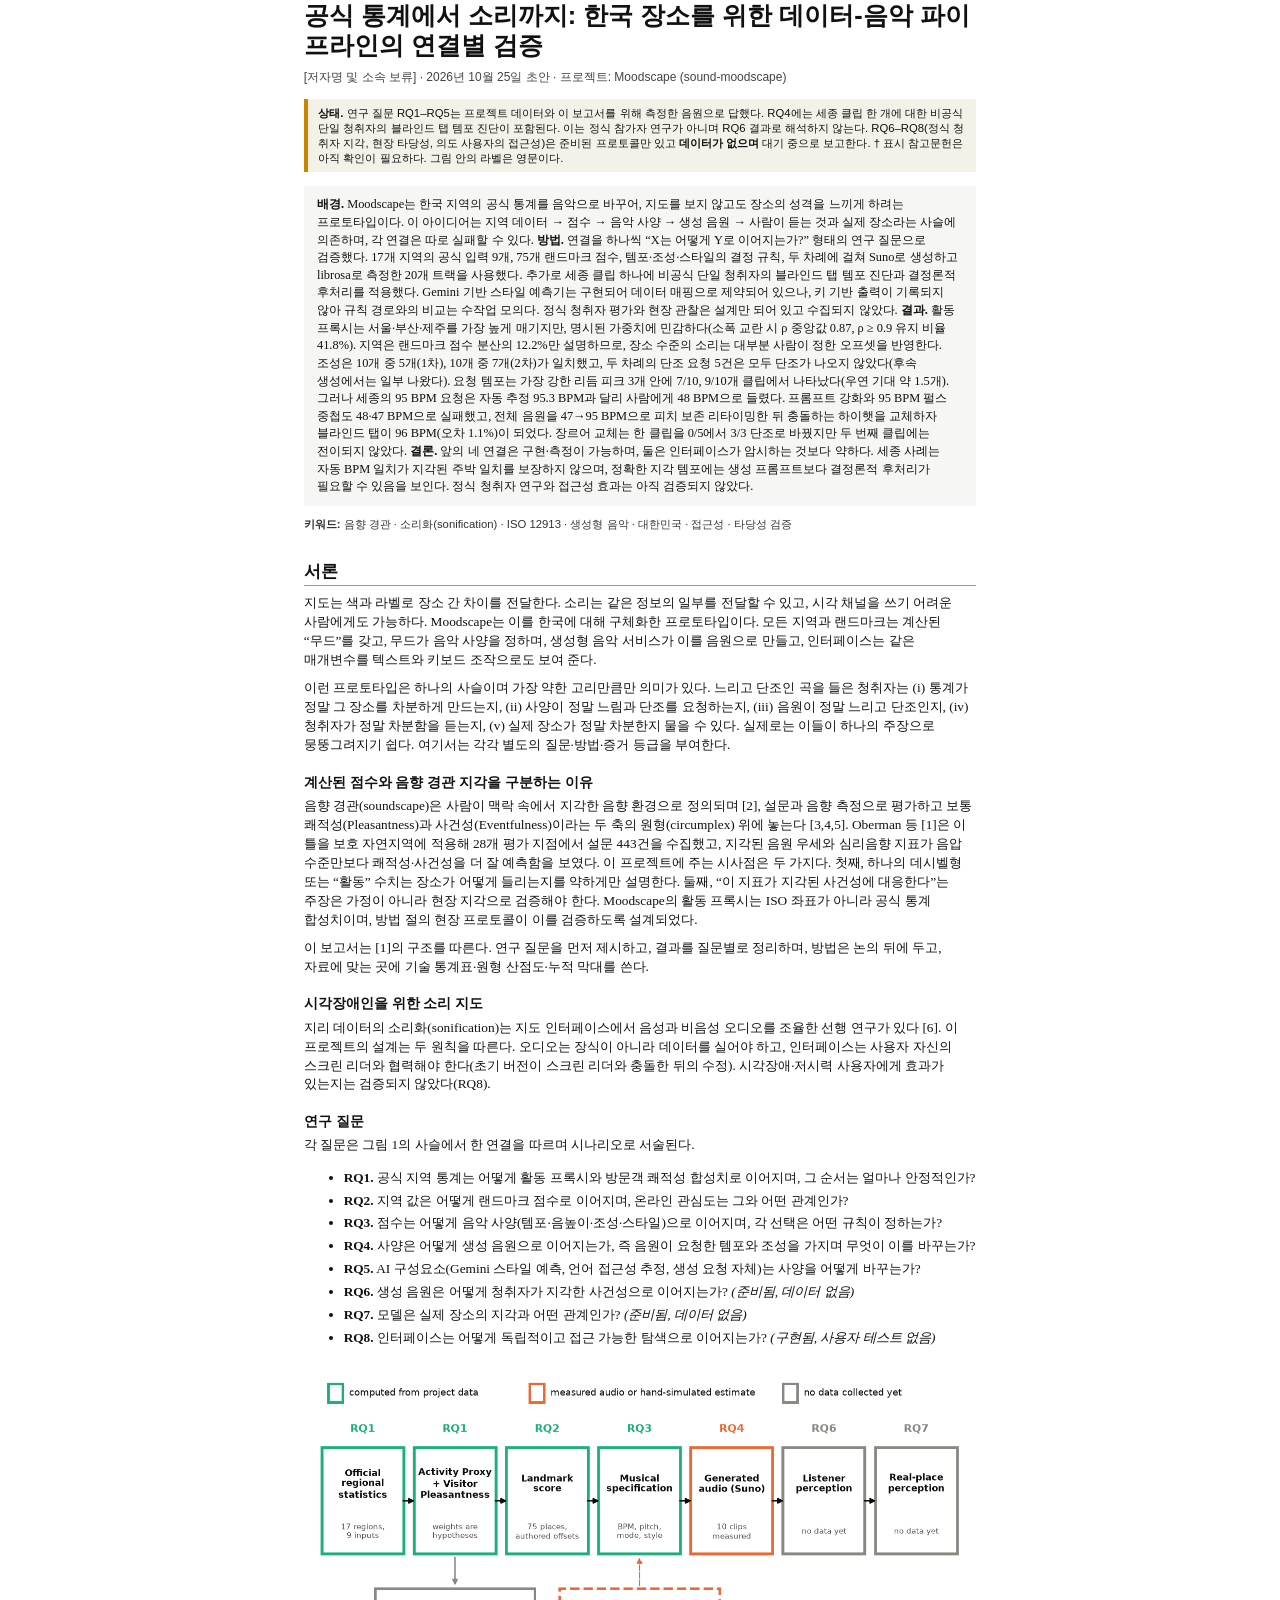
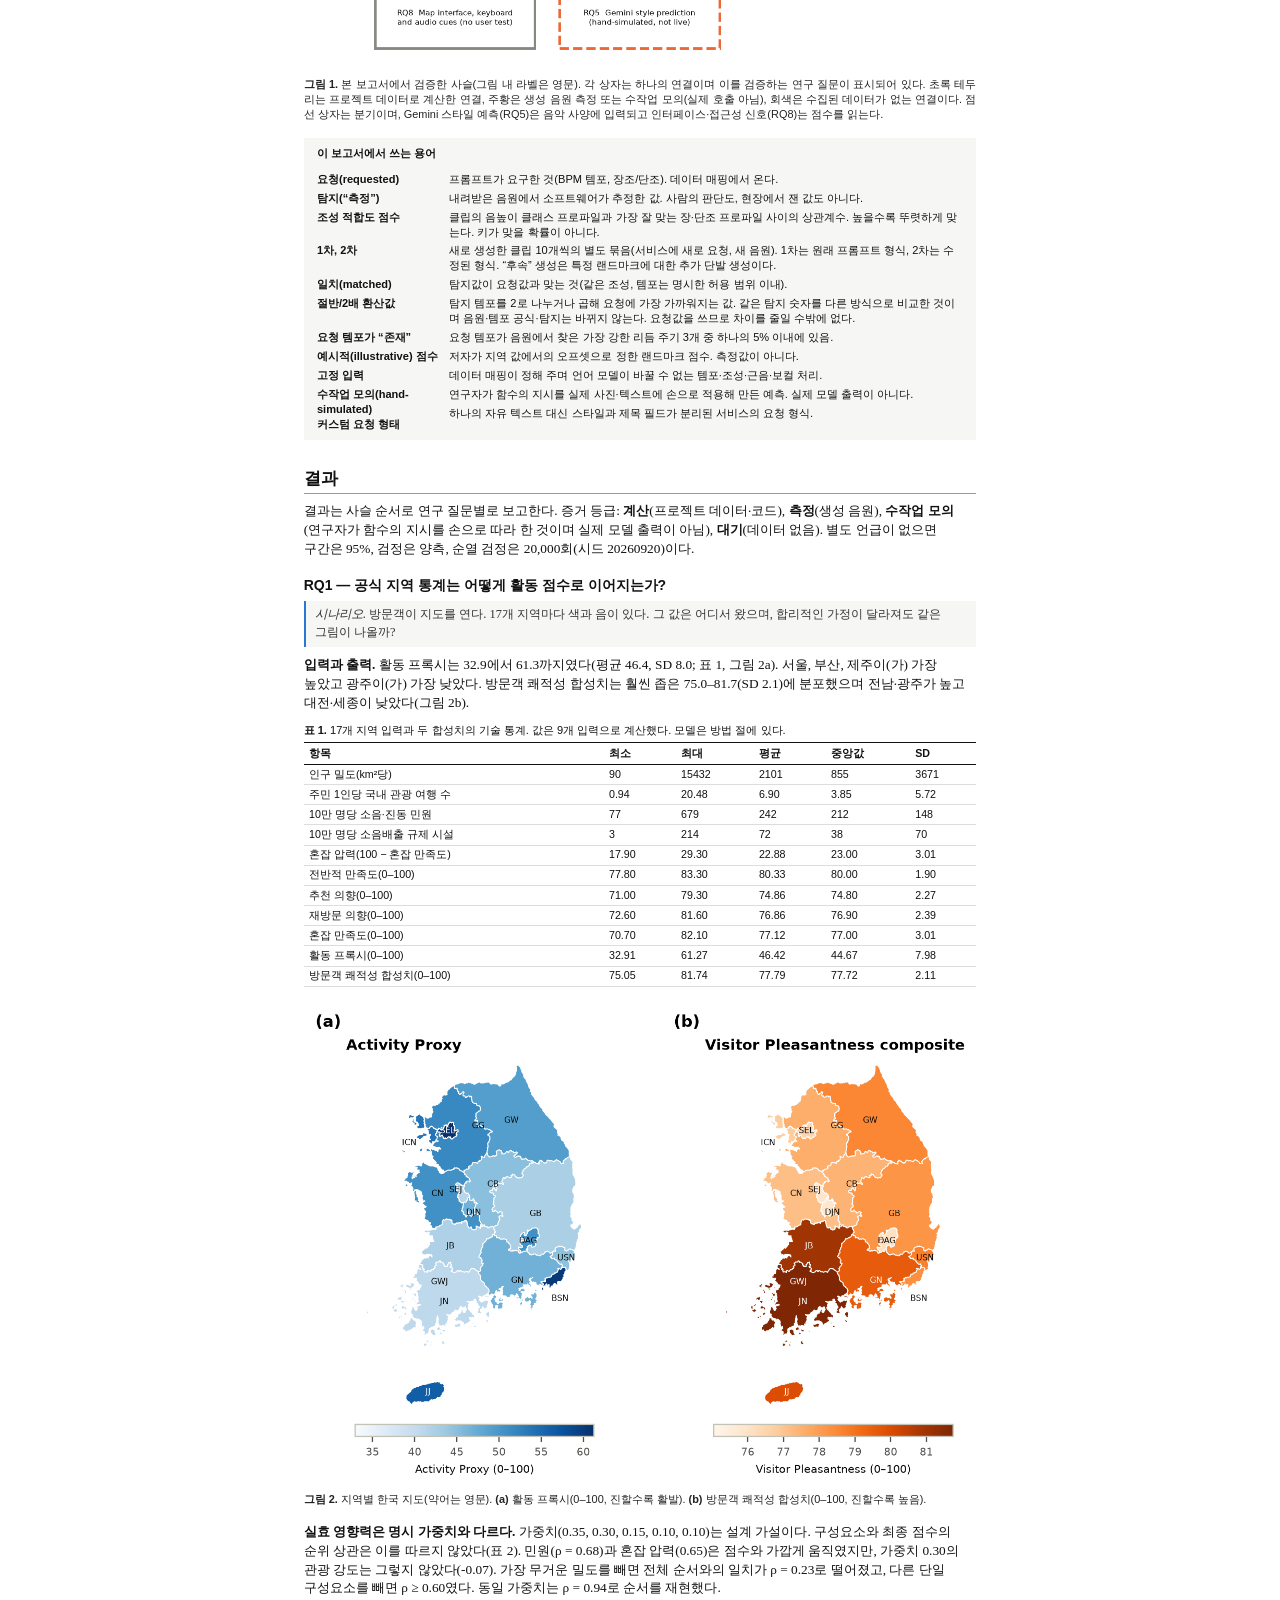
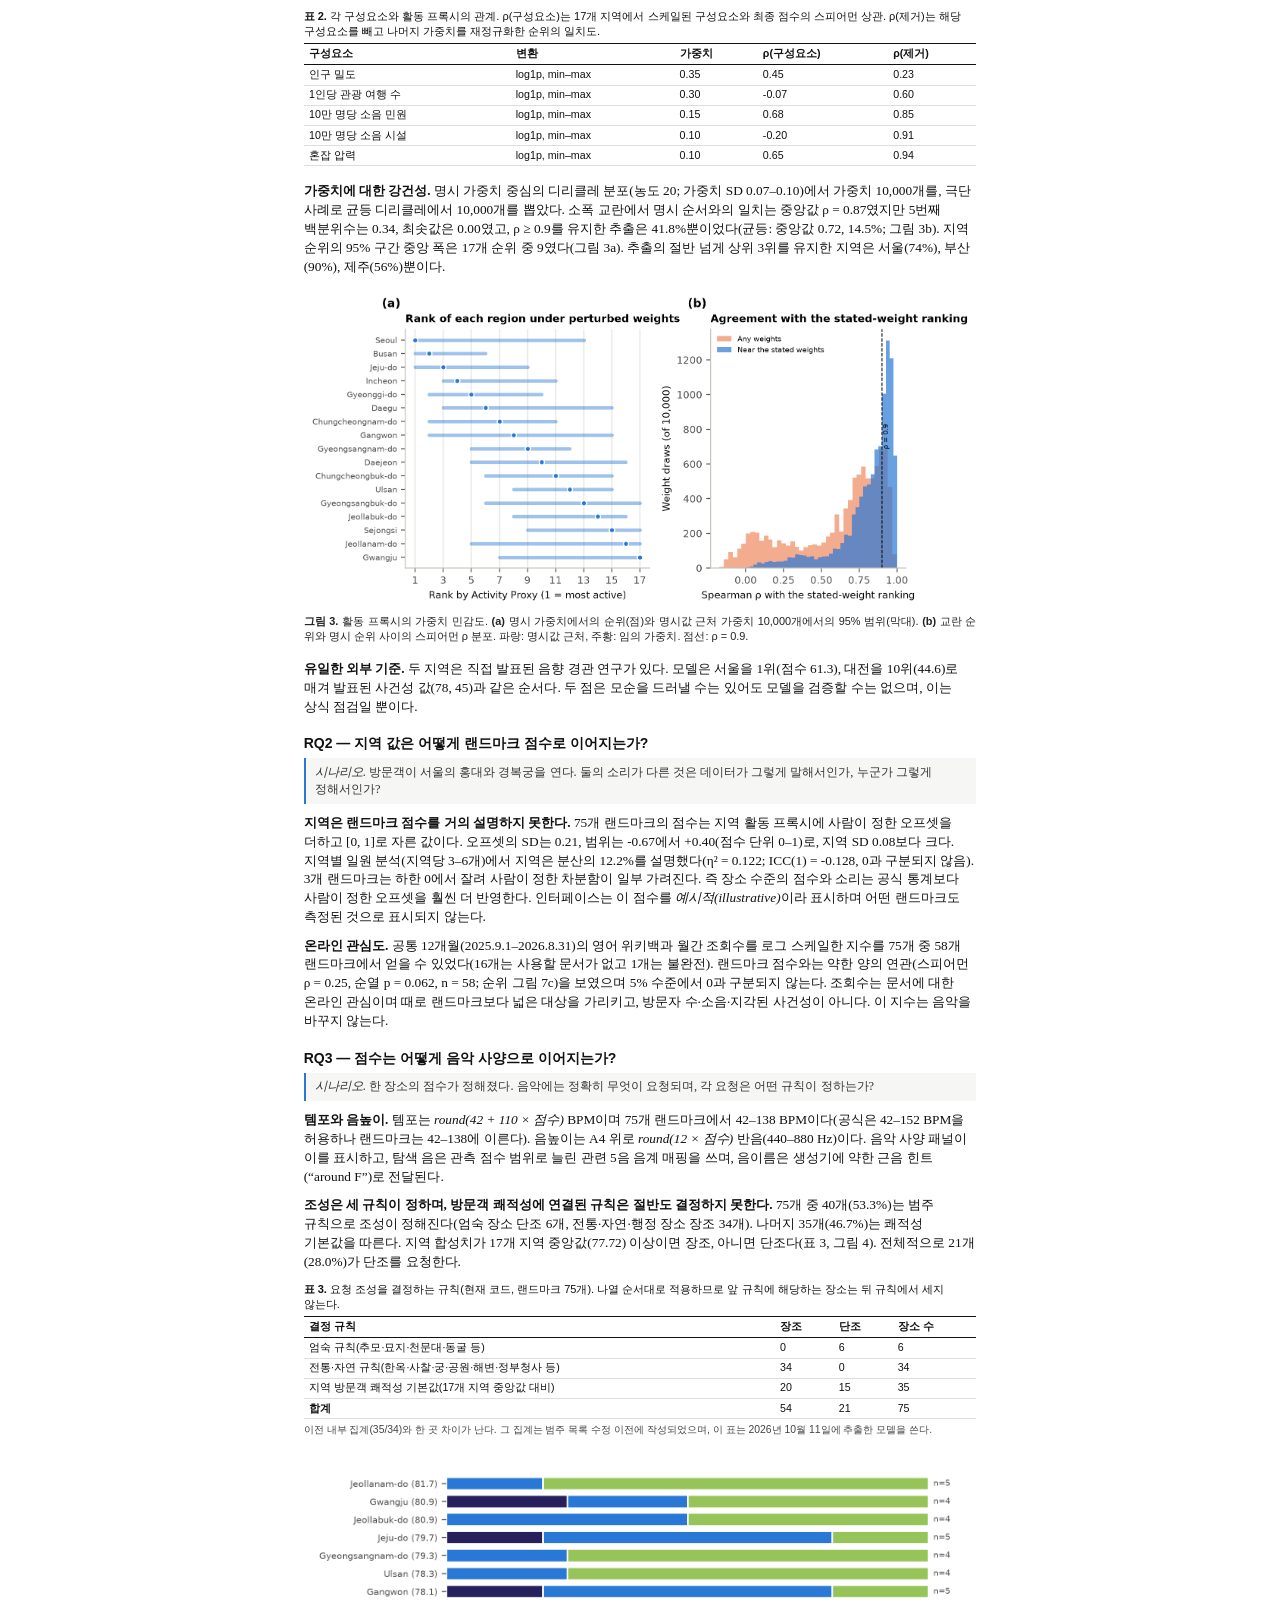
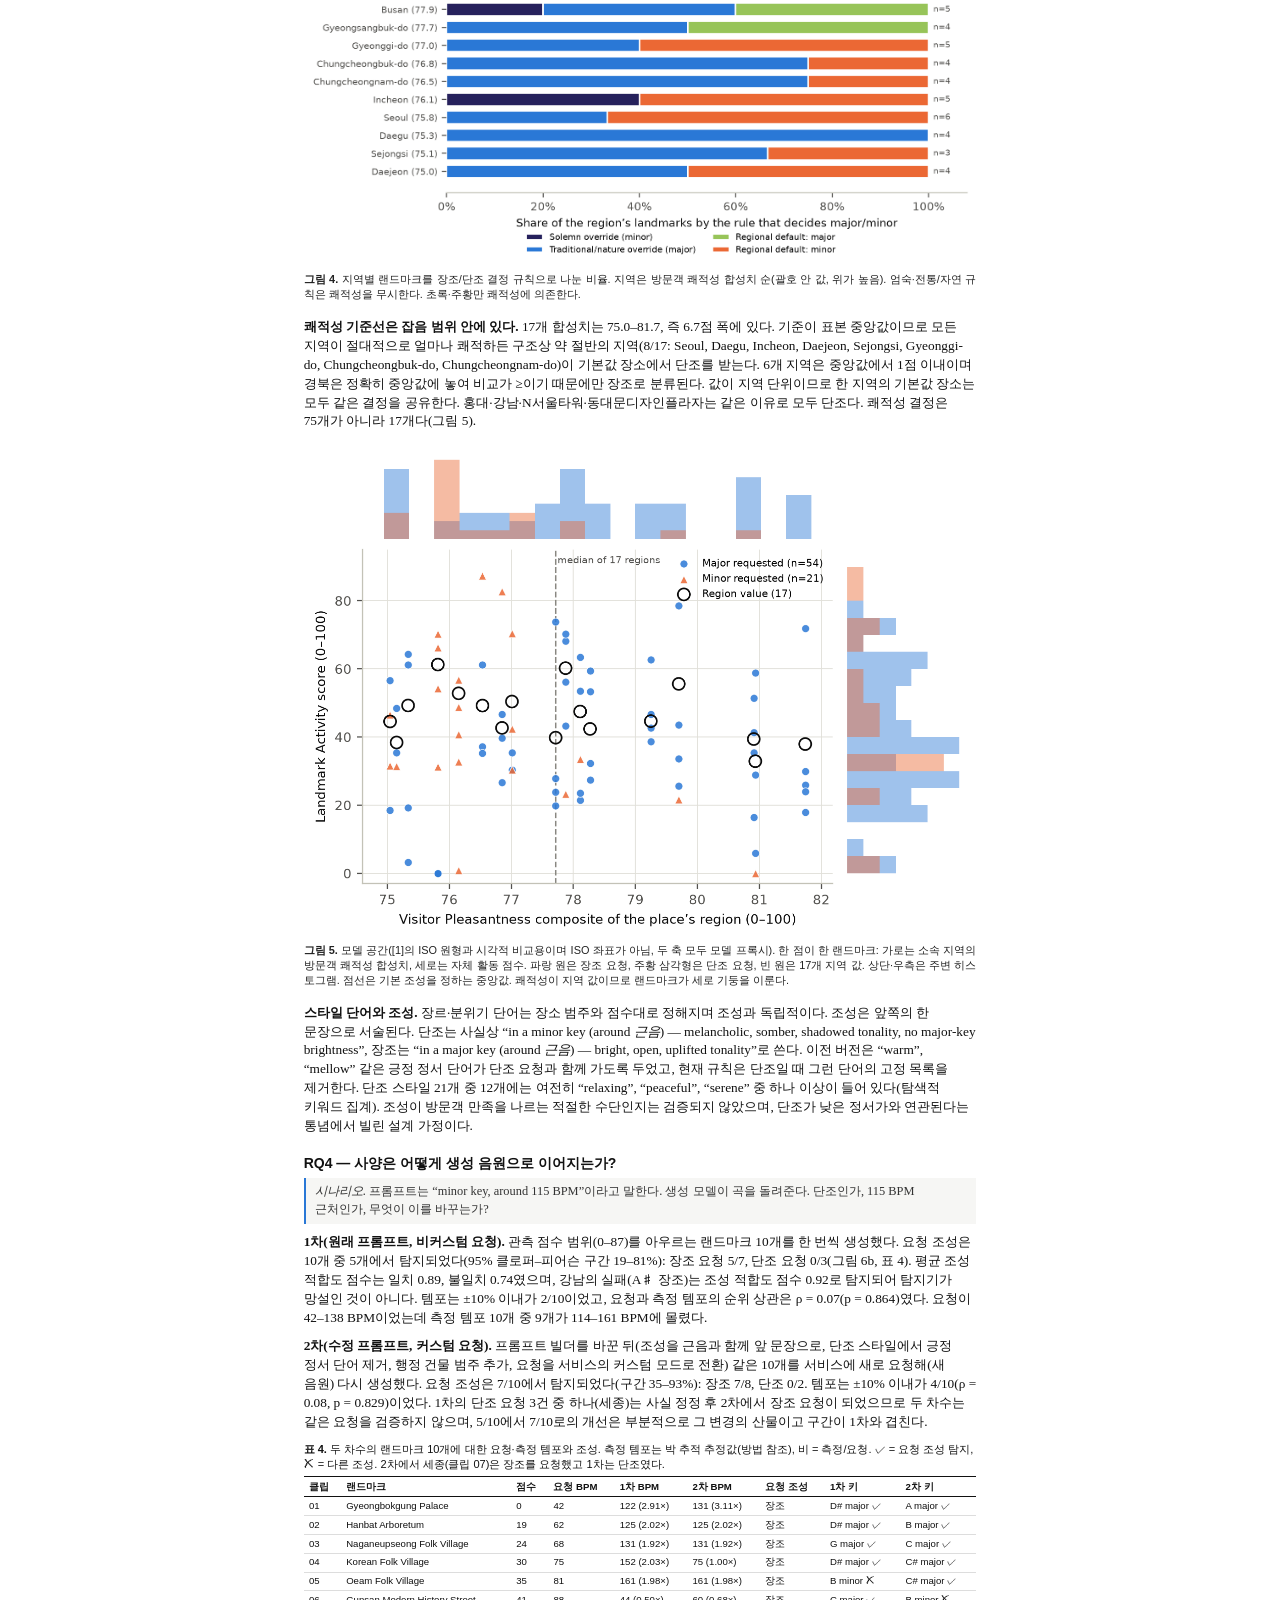
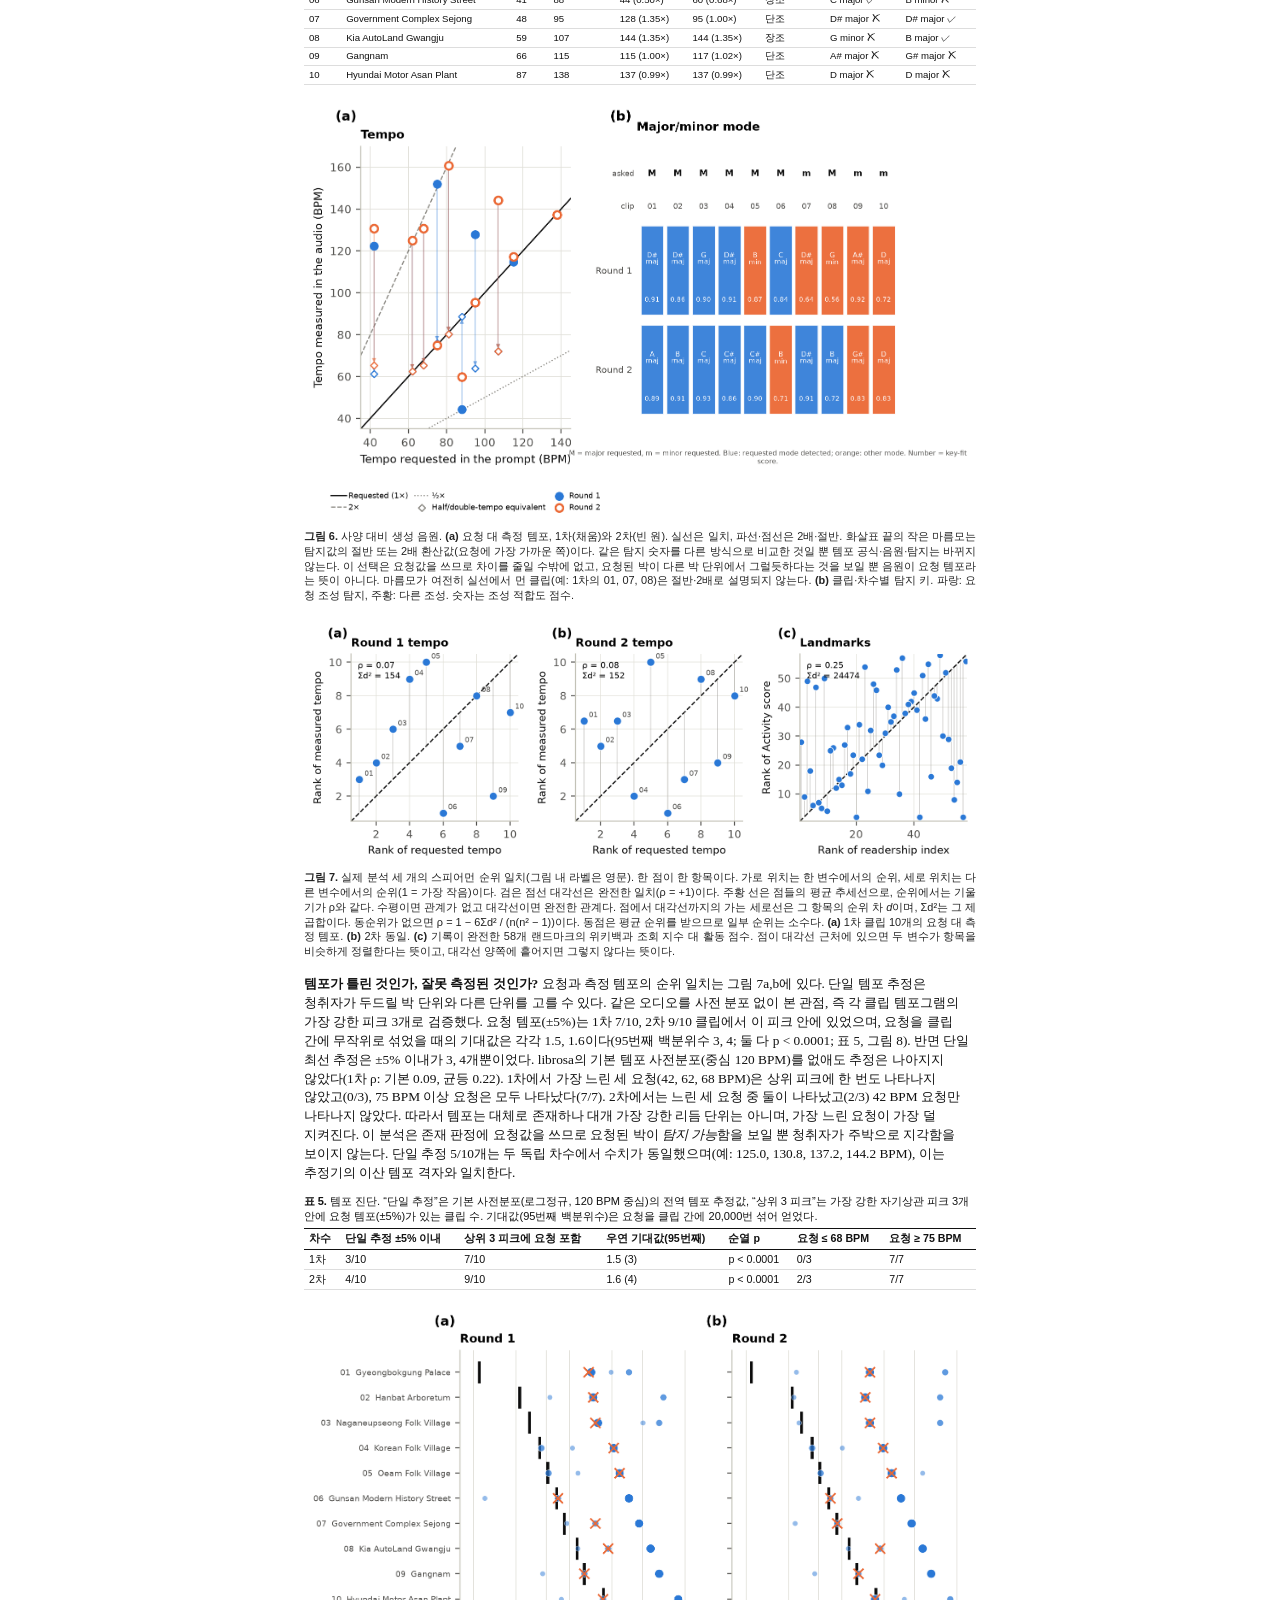
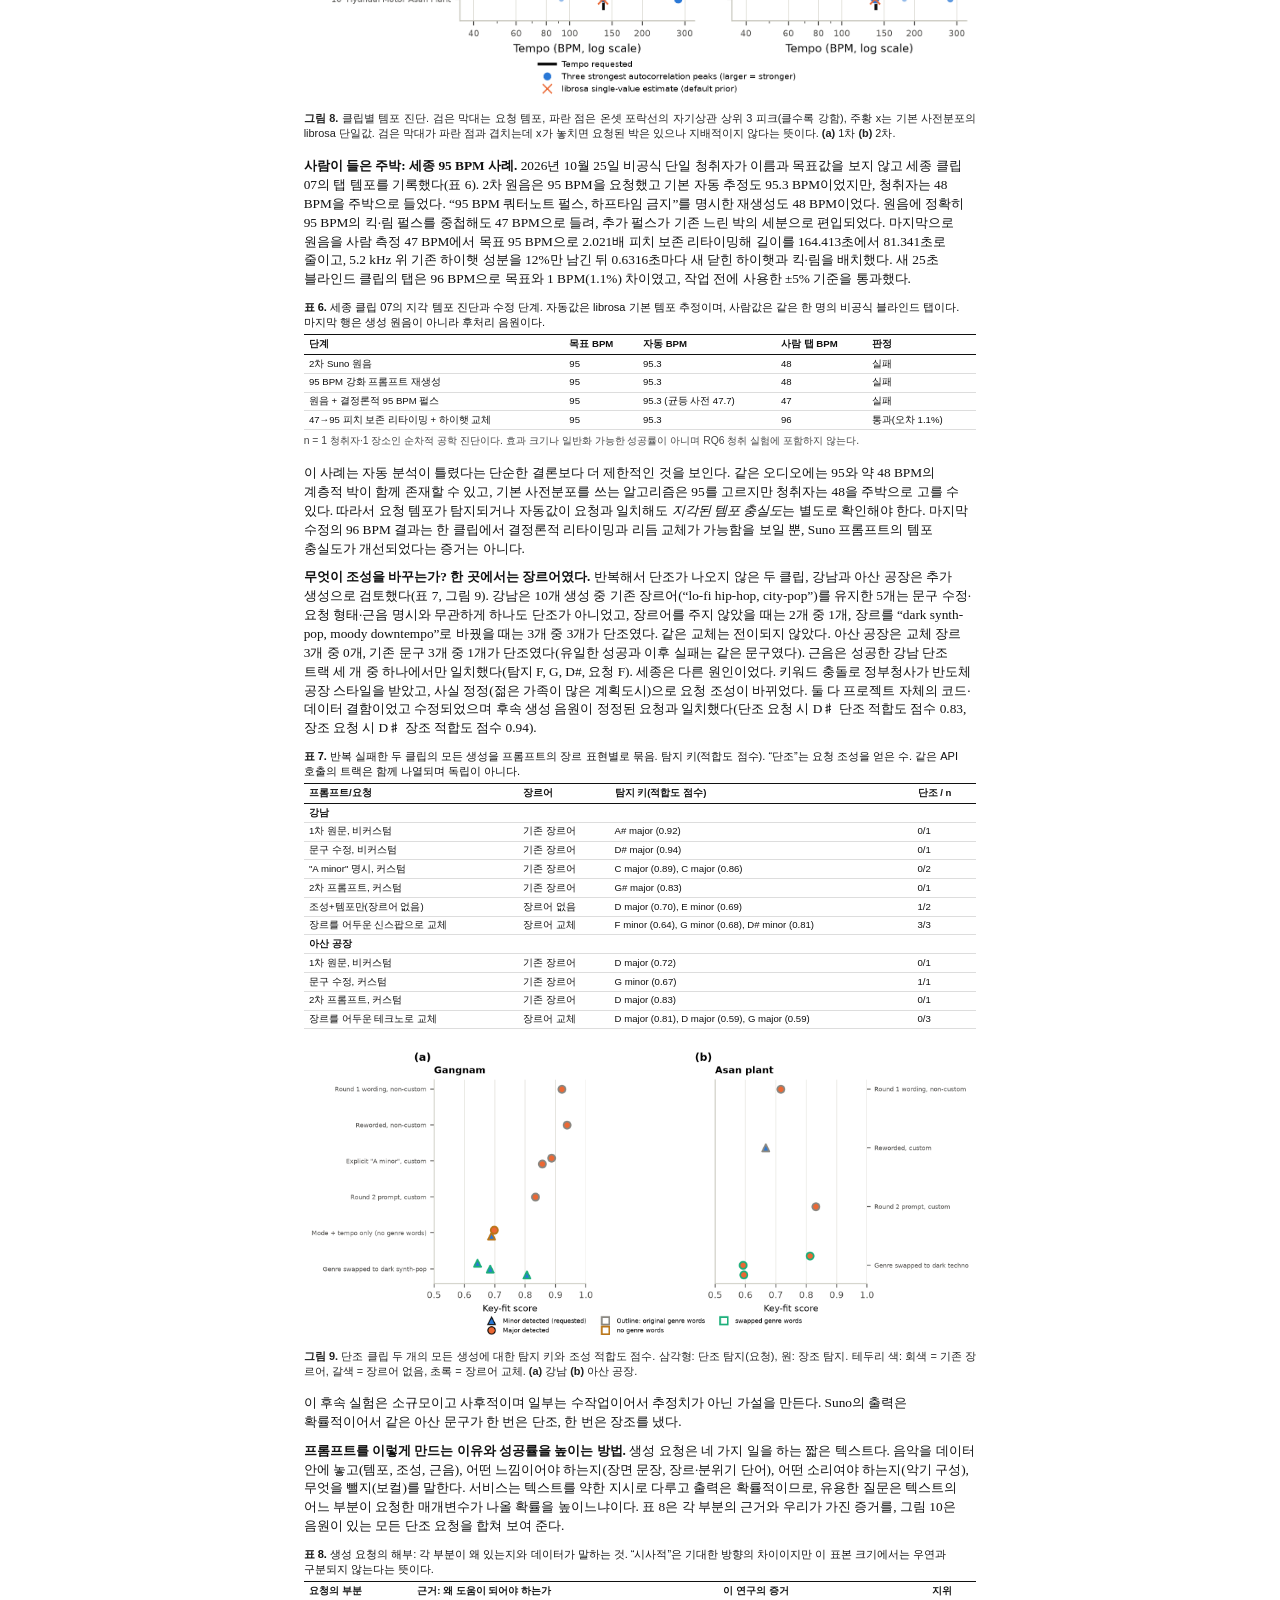
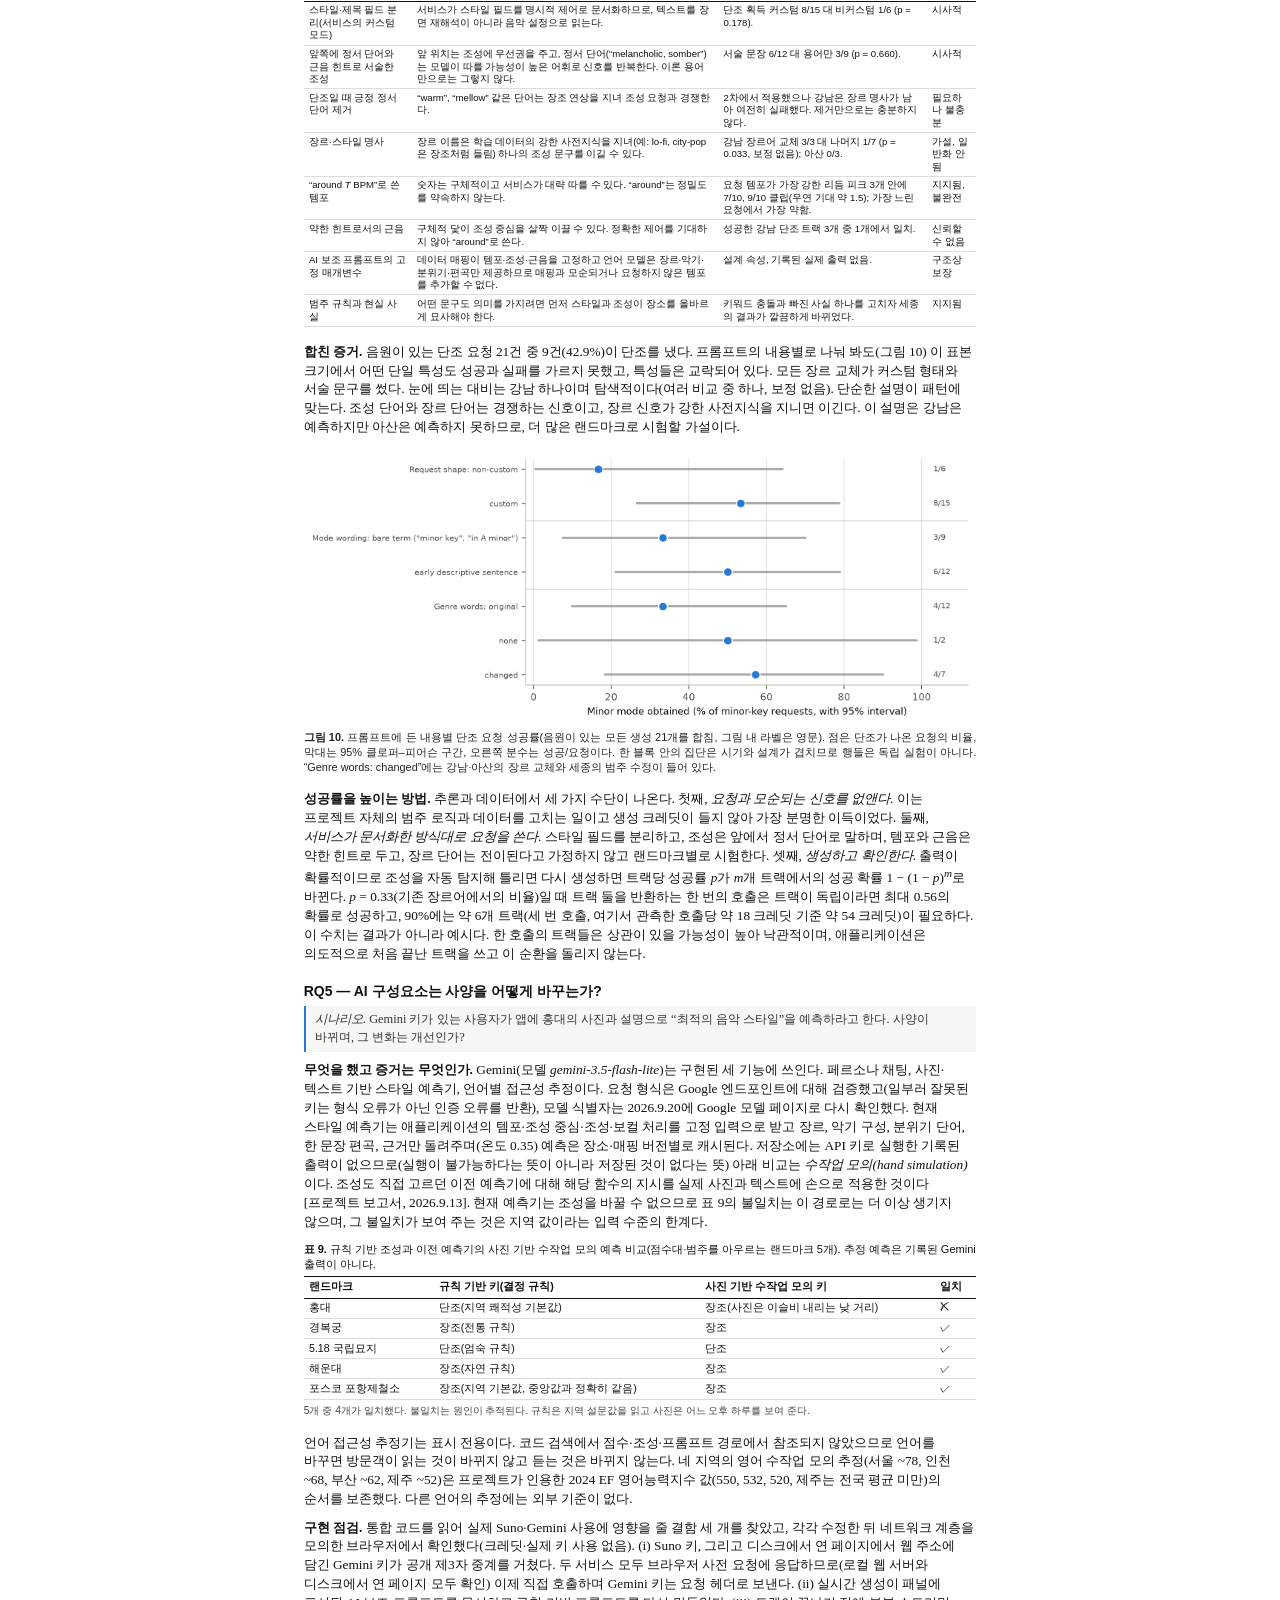
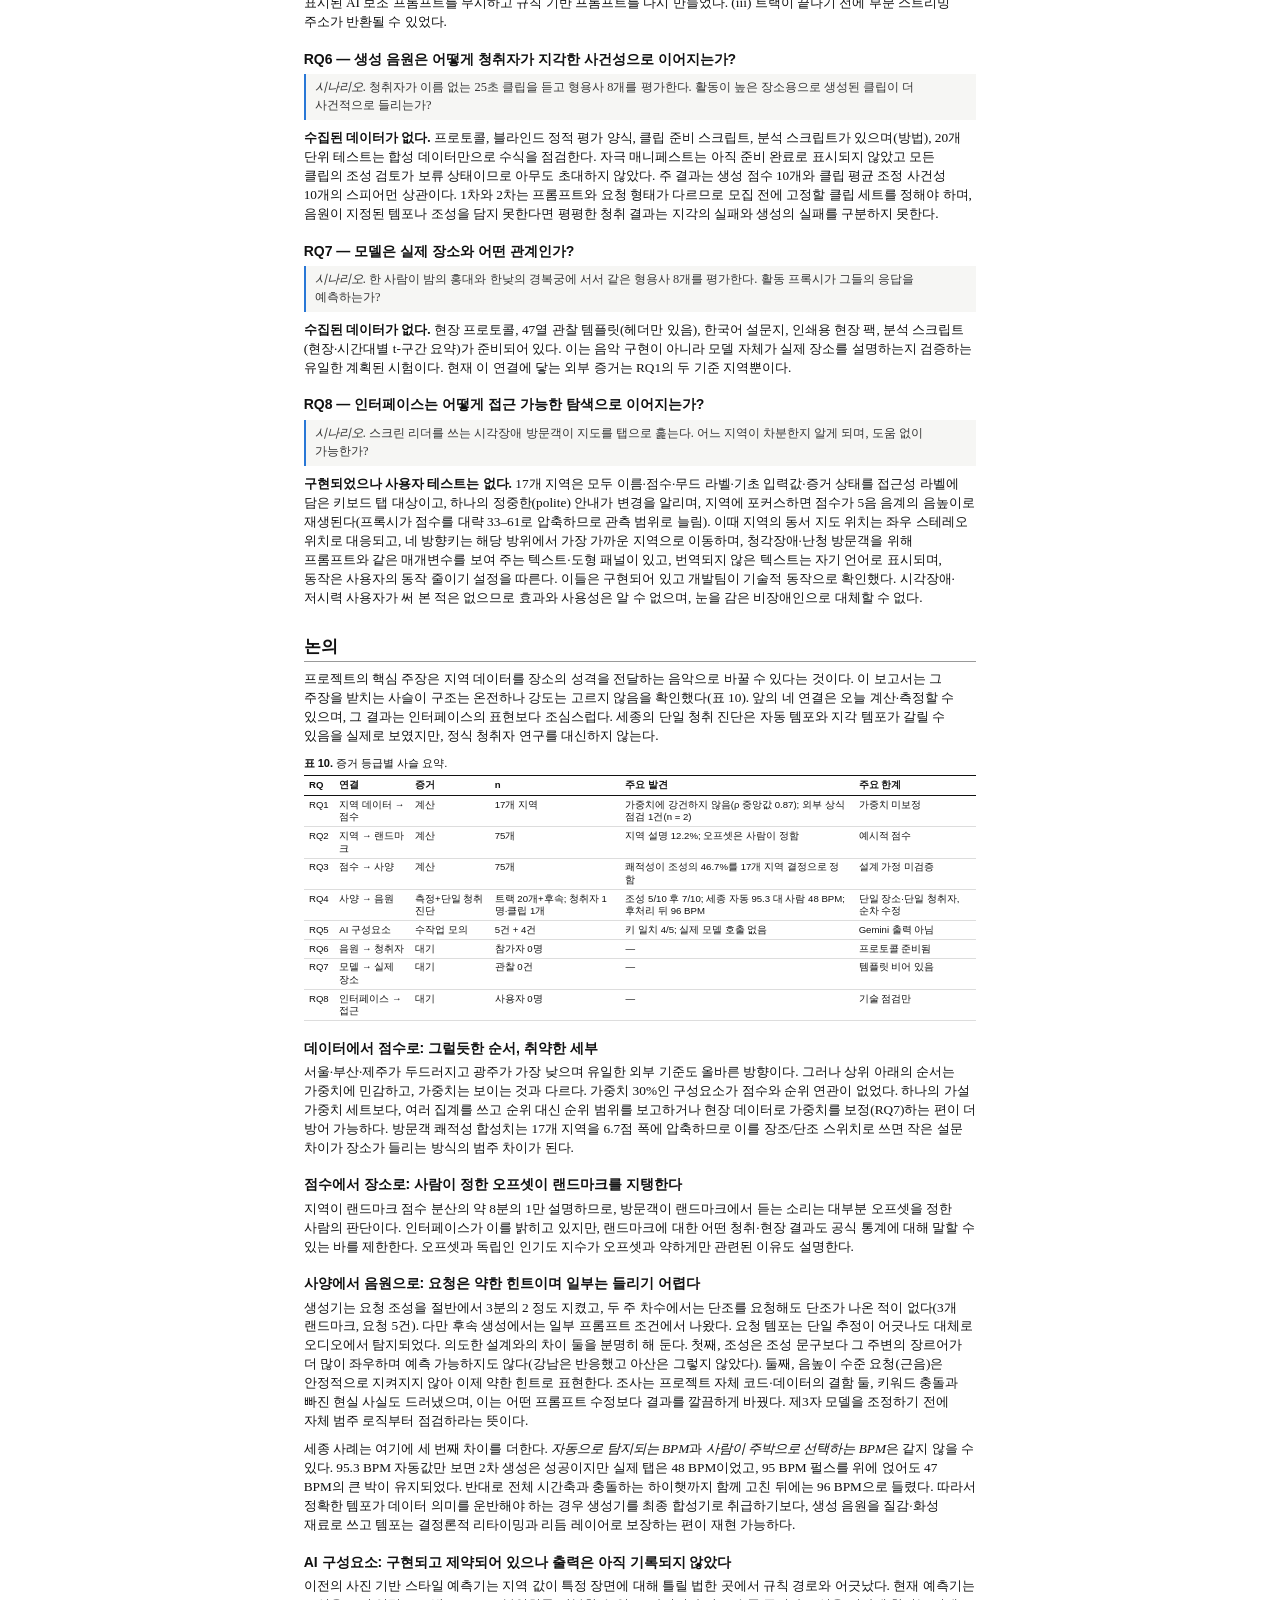
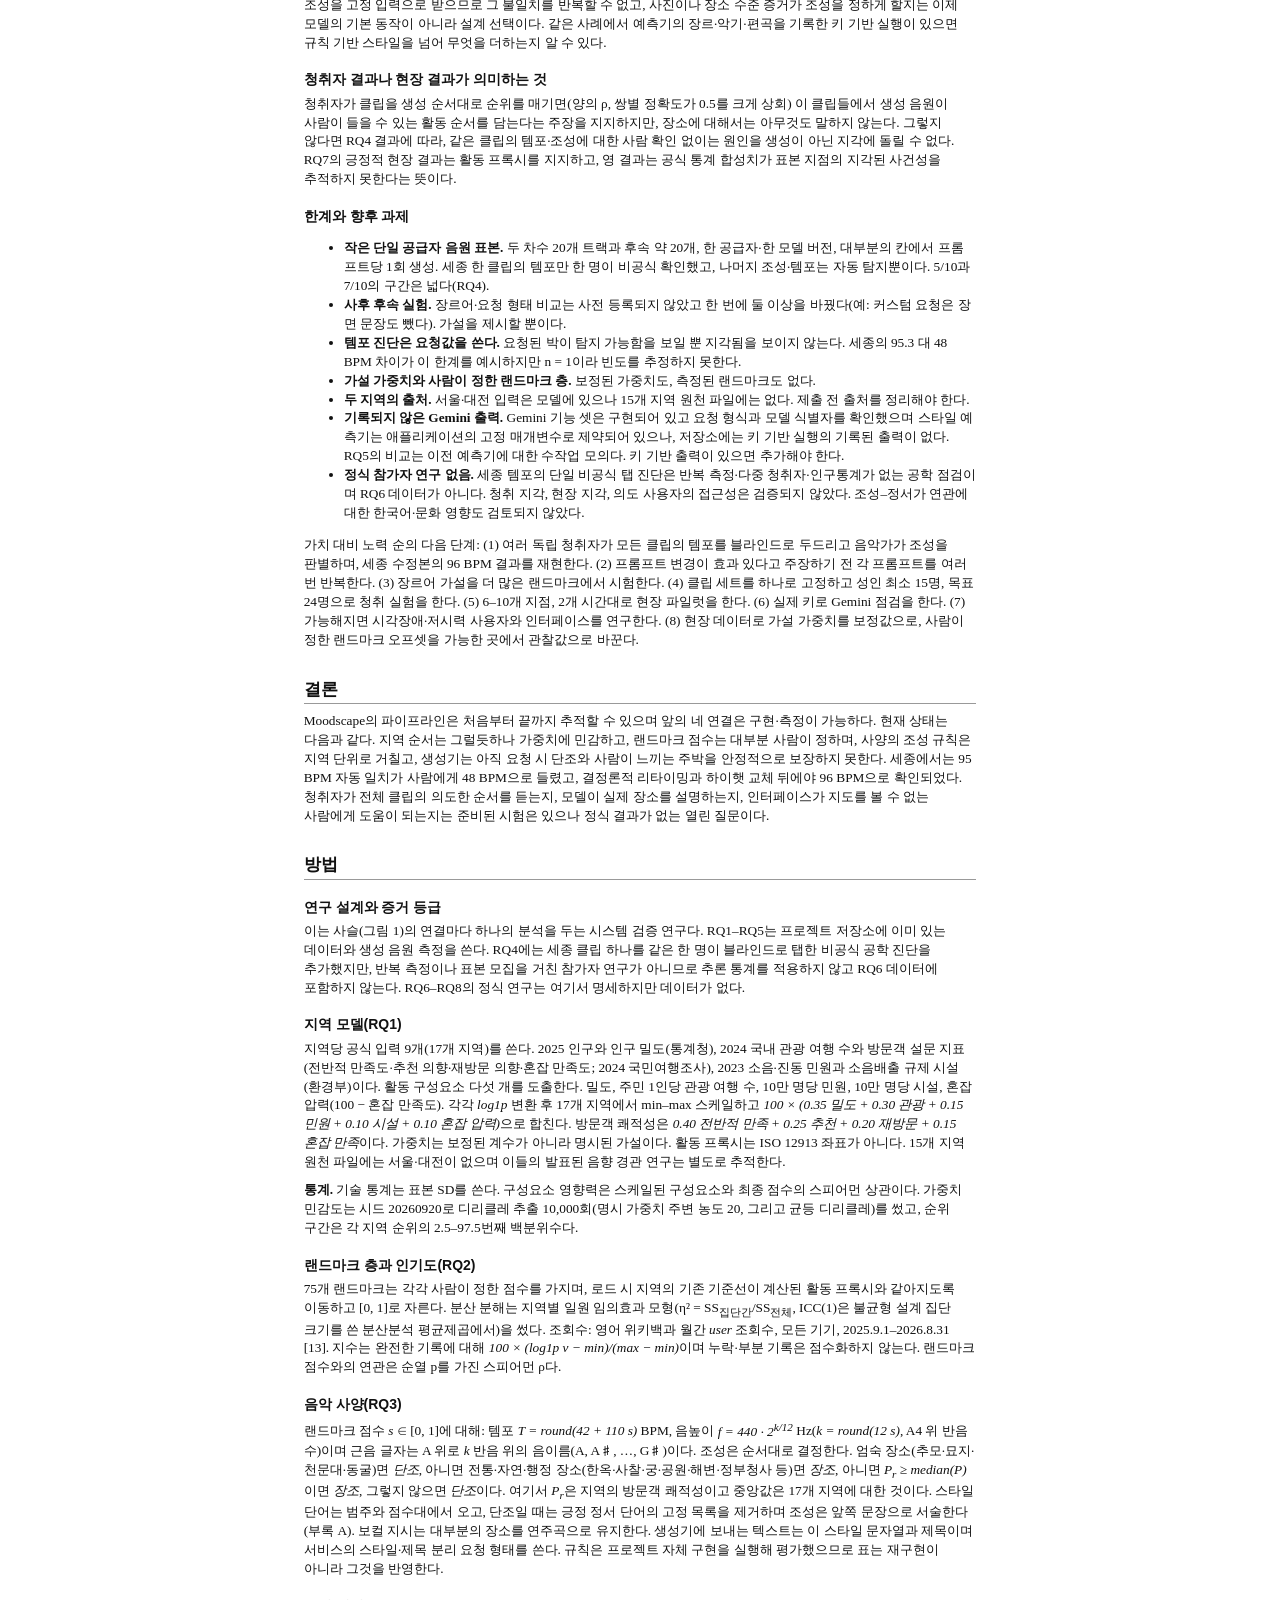
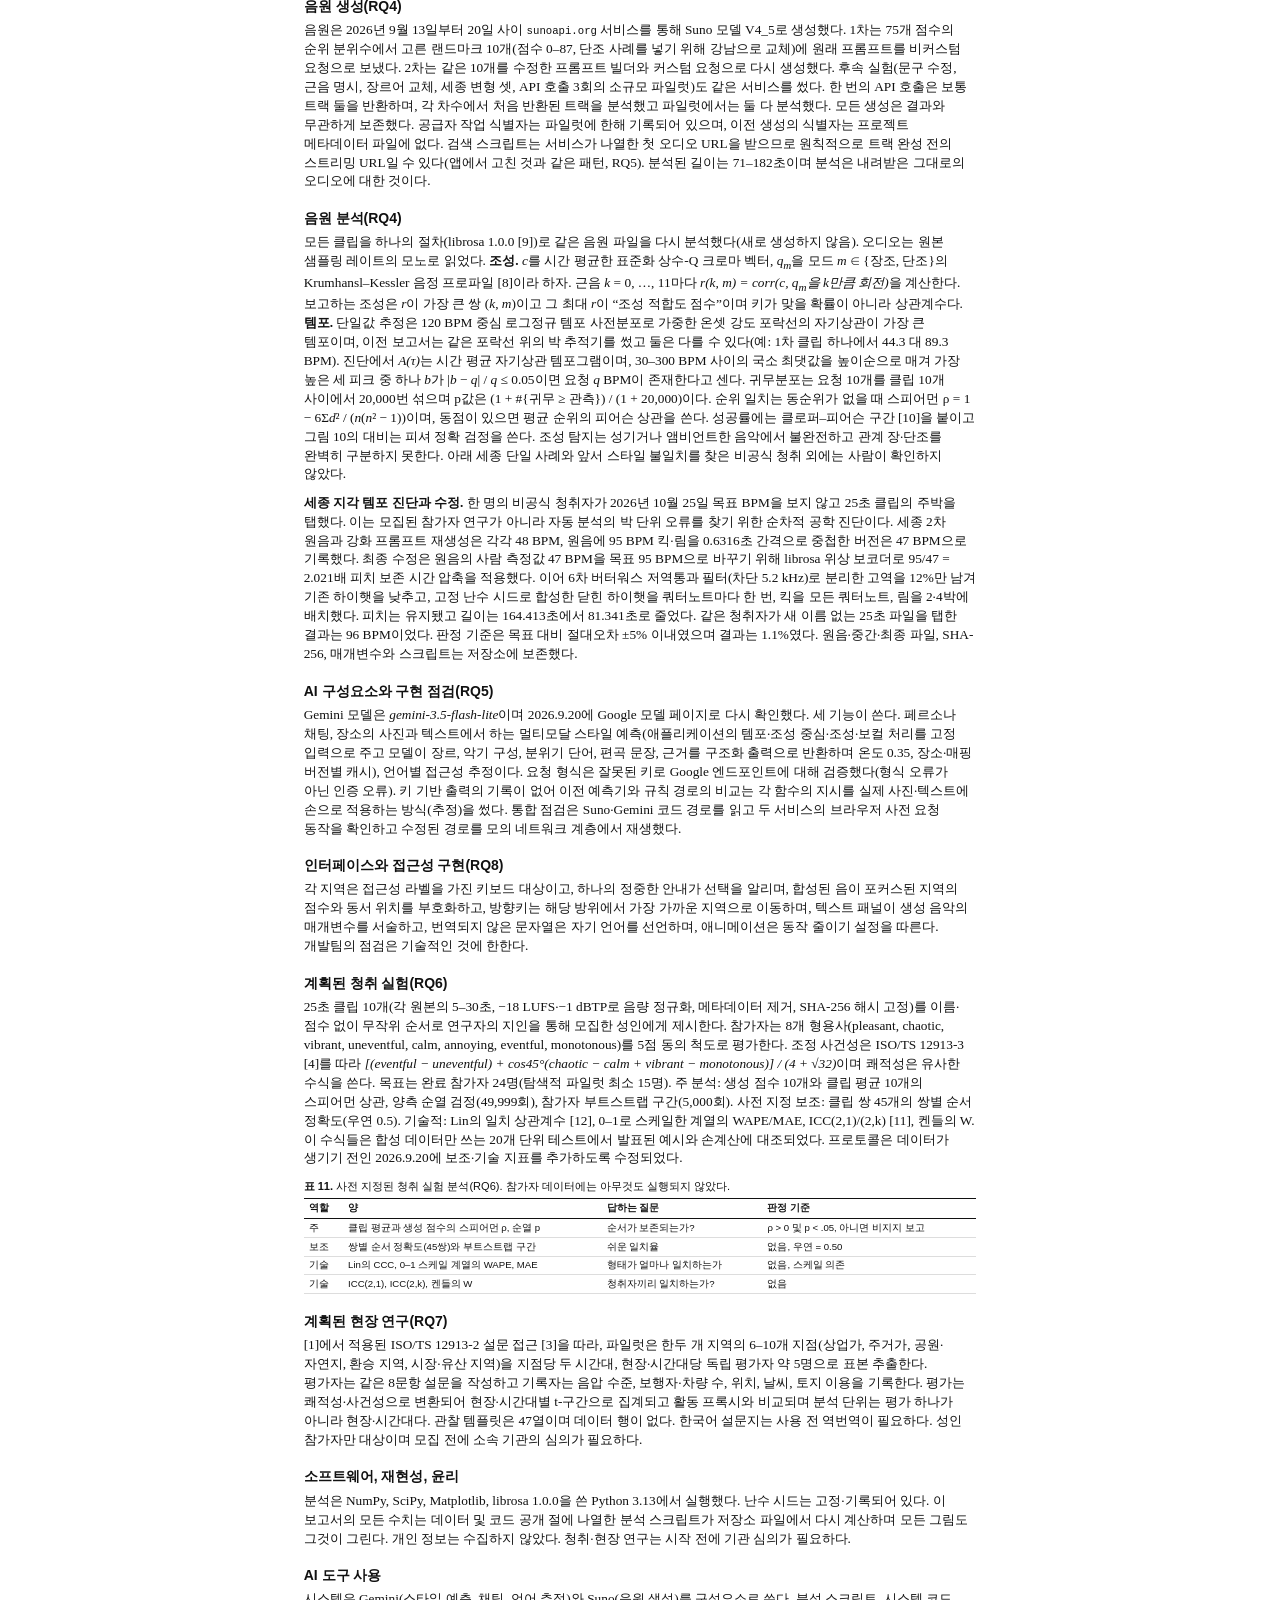
<file: research/paper/Moodscape_research_paper_KO.html>
<!doctype html><html lang="ko"><head><meta charset="utf-8"><title>Moodscape: 공식 통계에서 소리까지</title><style>
@page { size: A4; margin: 19mm 17mm 20mm 17mm;
  @top-left { content: "Moodscape: 공식 통계에서 소리까지, 사슬의 연결별 검증"; font: 7.5pt 'Apple SD Gothic Neo', Helvetica, Arial, sans-serif; color: #777; }
  @bottom-center { content: counter(page); font: 8pt 'Apple SD Gothic Neo', Helvetica, Arial, sans-serif; color: #777; } }
html { font-family: 'Apple SD Gothic Neo', 'Noto Serif KR', Georgia, 'Times New Roman', serif; font-size: 10pt; line-height: 1.42; color: #111; }
body { max-width: 178mm; margin: 0 auto; }
h1 { font: 700 19pt/1.2 'Apple SD Gothic Neo', Helvetica, Arial, sans-serif; margin: 0 0 6pt; }
h2 { font: 700 13pt 'Apple SD Gothic Neo', Helvetica, Arial, sans-serif; margin: 20pt 0 6pt; border-bottom: .6pt solid #999; padding-bottom: 2pt; break-after: avoid; }
h3 { font: 700 10.5pt 'Apple SD Gothic Neo', Helvetica, Arial, sans-serif; margin: 14pt 0 4pt; break-after: avoid; }
p { margin: 0 0 7pt; text-align: left; word-break: keep-all; }
.byline { font: 9pt 'Apple SD Gothic Neo', Helvetica, Arial, sans-serif; color: #444; margin-bottom: 10pt; }
.status { font: 8.5pt 'Apple SD Gothic Neo', Helvetica, Arial, sans-serif; background: #f4f1e8; border-left: 3pt solid #c98500; padding: 5pt 8pt; margin: 8pt 0 10pt; }
.abstract { background: #f6f6f4; padding: 8pt 10pt; font-size: 9.3pt; margin-bottom: 8pt; }
.abstract p { text-align: left; margin: 0; }
.gloss { background: #f6f6f4; padding: 6pt 10pt; margin: 8pt 0; font: 8.3pt/1.35 'Apple SD Gothic Neo', Helvetica, Arial, sans-serif; break-inside: avoid; } .gloss p { margin: 0 0 3pt; } .gloss dt { font-weight: 700; float: left; clear: left; width: 33mm; } .gloss dd { margin: 0 0 3pt 35mm; }
.kw { font: 8.5pt 'Apple SD Gothic Neo', Helvetica, Arial, sans-serif; color: #333; margin-bottom: 8pt; }
.rq li { margin-bottom: 3pt; }
.scn { font-size: 9.3pt; color: #333; background: #f6f6f4; padding: 4pt 7pt; border-left: 2pt solid #2a78d6; }
figure { margin: 10pt 0 12pt; break-inside: avoid; }
figure img { width: 100%; display: block; }
figcaption { font: 8.2pt/1.35 'Apple SD Gothic Neo', Helvetica, Arial, sans-serif; color: #222; margin-top: 4pt; text-align: justify; }
.tbl { margin: 8pt 0 12pt; break-inside: avoid; }
.tcap { font: 8.3pt/1.35 'Apple SD Gothic Neo', Helvetica, Arial, sans-serif; margin: 0 0 3pt; text-align: left; }
table { border-collapse: collapse; width: 100%; font: 8pt/1.3 'Apple SD Gothic Neo', Helvetica, Arial, sans-serif; border-top: 1pt solid #111; border-bottom: 1pt solid #111; }
th { text-align: left; border-bottom: .6pt solid #111; padding: 2.5pt 4pt; vertical-align: bottom; }
td { padding: 2pt 4pt; vertical-align: top; border-bottom: .3pt solid #ddd; }
.wide table { font-size: 7.2pt; }
.tnote { font: 7.8pt 'Apple SD Gothic Neo', Helvetica, Arial, sans-serif; color: #444; margin: 3pt 0 0; text-align: left; }
code, pre { font-family: Menlo, Consolas, monospace; font-size: 8pt; }
pre { background: #f6f6f4; padding: 6pt 8pt; white-space: pre-wrap; border-left: 2pt solid #999; }
.refs { font-size: 8.8pt; padding-left: 16pt; } .refs li { margin-bottom: 3pt; }
</style></head>
<body>
<h1>공식 통계에서 소리까지: 한국 장소를 위한 데이터-음악 파이프라인의 연결별 검증</h1>
<p class="byline">[저자명 및 소속 보류] &middot; 2026년 10월 25일 초안 &middot; 프로젝트: Moodscape (sound-moodscape)</p>
<div class="status"><b>상태.</b> 연구 질문 RQ1&ndash;RQ5는 프로젝트 데이터와 이 보고서를 위해 측정한 음원으로 답했다. RQ4에는 세종 클립 한 개에 대한 비공식 단일 청취자의 블라인드 탭 템포 진단이 포함된다. 이는 정식 참가자 연구가 아니며 RQ6 결과로 해석하지 않는다. RQ6&ndash;RQ8(정식 청취자 지각, 현장 타당성, 의도 사용자의 접근성)은 준비된 프로토콜만 있고 <b>데이터가 없으며</b> 대기 중으로 보고한다. &dagger; 표시 참고문헌은 아직 확인이 필요하다. 그림 안의 라벨은 영문이다.</div>
<div class="abstract"><p>
<b>배경.</b> Moodscape는 한국 지역의 공식 통계를 음악으로 바꾸어, 지도를 보지 않고도 장소의 성격을 느끼게 하려는 프로토타입이다. 이 아이디어는 지역 데이터 → 점수 → 음악 사양 → 생성 음원 → 사람이 듣는 것과 실제 장소라는 사슬에 의존하며, 각 연결은 따로 실패할 수 있다.
<b>방법.</b> 연결을 하나씩 &ldquo;X는 어떻게 Y로 이어지는가?&rdquo; 형태의 연구 질문으로 검증했다. 17개 지역의 공식 입력 9개, 75개 랜드마크 점수, 템포·조성·스타일의 결정 규칙, 두 차례에 걸쳐 Suno로 생성하고 librosa로 측정한 20개 트랙을 사용했다. 추가로 세종 클립 하나에 비공식 단일 청취자의 블라인드 탭 템포 진단과 결정론적 후처리를 적용했다. Gemini 기반 스타일 예측기는 구현되어 데이터 매핑으로 제약되어 있으나, 키 기반 출력이 기록되지 않아 규칙 경로와의 비교는 수작업 모의다. 정식 청취자 평가와 현장 관찰은 설계만 되어 있고 수집되지 않았다.
<b>결과.</b> 활동 프록시는 서울·부산·제주를 가장 높게 매기지만, 명시된 가중치에 민감하다(소폭 교란 시 ρ 중앙값 0.87, ρ ≥ 0.9 유지 비율 41.8%). 지역은 랜드마크 점수 분산의 12.2%만 설명하므로, 장소 수준의 소리는 대부분 사람이 정한 오프셋을 반영한다. 조성은 10개 중 5개(1차), 10개 중 7개(2차)가 일치했고, 두 차례의 단조 요청 5건은 모두 단조가 나오지 않았다(후속 생성에서는 일부 나왔다). 요청 템포는 가장 강한 리듬 피크 3개 안에 7/10, 9/10개 클립에서 나타났다(우연 기대 약 1.5개). 그러나 세종의 95 BPM 요청은 자동 추정 95.3 BPM과 달리 사람에게 48 BPM으로 들렸다. 프롬프트 강화와 95 BPM 펄스 중첩도 48·47 BPM으로 실패했고, 전체 음원을 47→95 BPM으로 피치 보존 리타이밍한 뒤 충돌하는 하이햇을 교체하자 블라인드 탭이 96 BPM(오차 1.1%)이 되었다. 장르어 교체는 한 클립을 0/5에서 3/3 단조로 바꿨지만 두 번째 클립에는 전이되지 않았다.
<b>결론.</b> 앞의 네 연결은 구현·측정이 가능하며, 둘은 인터페이스가 암시하는 것보다 약하다. 세종 사례는 자동 BPM 일치가 지각된 주박 일치를 보장하지 않으며, 정확한 지각 템포에는 생성 프롬프트보다 결정론적 후처리가 필요할 수 있음을 보인다. 정식 청취자 연구와 접근성 효과는 아직 검증되지 않았다.
</p></div>
<p class="kw"><b>키워드:</b> 음향 경관 &middot; 소리화(sonification) &middot; ISO 12913 &middot; 생성형 음악 &middot; 대한민국 &middot; 접근성 &middot; 타당성 검증</p>

<h2>서론</h2>
<p>지도는 색과 라벨로 장소 간 차이를 전달한다. 소리는 같은 정보의 일부를 전달할 수 있고, 시각 채널을 쓰기 어려운 사람에게도 가능하다. Moodscape는 이를 한국에 대해 구체화한 프로토타입이다. 모든 지역과 랜드마크는 계산된 &ldquo;무드&rdquo;를 갖고, 무드가 음악 사양을 정하며, 생성형 음악 서비스가 이를 음원으로 만들고, 인터페이스는 같은 매개변수를 텍스트와 키보드 조작으로도 보여 준다.</p>
<p>이런 프로토타입은 하나의 사슬이며 가장 약한 고리만큼만 의미가 있다. 느리고 단조인 곡을 들은 청취자는 (i) 통계가 정말 그 장소를 차분하게 만드는지, (ii) 사양이 정말 느림과 단조를 요청하는지, (iii) 음원이 정말 느리고 단조인지, (iv) 청취자가 정말 차분함을 듣는지, (v) 실제 장소가 정말 차분한지 물을 수 있다. 실제로는 이들이 하나의 주장으로 뭉뚱그려지기 쉽다. 여기서는 각각 별도의 질문·방법·증거 등급을 부여한다.</p>
<h3>계산된 점수와 음향 경관 지각을 구분하는 이유</h3>
<p>음향 경관(soundscape)은 사람이 맥락 속에서 지각한 음향 환경으로 정의되며 [2], 설문과 음향 측정으로 평가하고 보통 쾌적성(Pleasantness)과 사건성(Eventfulness)이라는 두 축의 원형(circumplex) 위에 놓는다 [3,4,5]. Oberman 등 [1]은 이 틀을 보호 자연지역에 적용해 28개 평가 지점에서 설문 443건을 수집했고, 지각된 음원 우세와 심리음향 지표가 음압 수준만보다 쾌적성·사건성을 더 잘 예측함을 보였다. 이 프로젝트에 주는 시사점은 두 가지다. 첫째, 하나의 데시벨형 또는 &ldquo;활동&rdquo; 수치는 장소가 어떻게 들리는지를 약하게만 설명한다. 둘째, &ldquo;이 지표가 지각된 사건성에 대응한다&rdquo;는 주장은 가정이 아니라 현장 지각으로 검증해야 한다. Moodscape의 활동 프록시는 ISO 좌표가 아니라 공식 통계 합성치이며, 방법 절의 현장 프로토콜이 이를 검증하도록 설계되었다.</p>
<p>이 보고서는 [1]의 구조를 따른다. 연구 질문을 먼저 제시하고, 결과를 질문별로 정리하며, 방법은 논의 뒤에 두고, 자료에 맞는 곳에 기술 통계표·원형 산점도·누적 막대를 쓴다.</p>
<h3>시각장애인을 위한 소리 지도</h3>
<p>지리 데이터의 소리화(sonification)는 지도 인터페이스에서 음성과 비음성 오디오를 조율한 선행 연구가 있다 [6]. 이 프로젝트의 설계는 두 원칙을 따른다. 오디오는 장식이 아니라 데이터를 실어야 하고, 인터페이스는 사용자 자신의 스크린 리더와 협력해야 한다(초기 버전이 스크린 리더와 충돌한 뒤의 수정). 시각장애·저시력 사용자에게 효과가 있는지는 검증되지 않았다(RQ8).</p>
<h3>연구 질문</h3>
<p>각 질문은 그림 1의 사슬에서 한 연결을 따르며 시나리오로 서술된다.</p>
<ul class="rq">
<li><b>RQ1.</b> 공식 지역 통계는 어떻게 활동 프록시와 방문객 쾌적성 합성치로 이어지며, 그 순서는 얼마나 안정적인가?</li>
<li><b>RQ2.</b> 지역 값은 어떻게 랜드마크 점수로 이어지며, 온라인 관심도는 그와 어떤 관계인가?</li>
<li><b>RQ3.</b> 점수는 어떻게 음악 사양(템포·음높이·조성·스타일)으로 이어지며, 각 선택은 어떤 규칙이 정하는가?</li>
<li><b>RQ4.</b> 사양은 어떻게 생성 음원으로 이어지는가, 즉 음원이 요청한 템포와 조성을 가지며 무엇이 이를 바꾸는가?</li>
<li><b>RQ5.</b> AI 구성요소(Gemini 스타일 예측, 언어 접근성 추정, 생성 요청 자체)는 사양을 어떻게 바꾸는가?</li>
<li><b>RQ6.</b> 생성 음원은 어떻게 청취자가 지각한 사건성으로 이어지는가? <i>(준비됨, 데이터 없음)</i></li>
<li><b>RQ7.</b> 모델은 실제 장소의 지각과 어떤 관계인가? <i>(준비됨, 데이터 없음)</i></li>
<li><b>RQ8.</b> 인터페이스는 어떻게 독립적이고 접근 가능한 탐색으로 이어지는가? <i>(구현됨, 사용자 테스트 없음)</i></li>
</ul>
<figure><img src="figures/fig1_chain.png" alt="그림 1"><figcaption><b>그림 1.</b> 본 보고서에서 검증한 사슬(그림 내 라벨은 영문). 각 상자는 하나의 연결이며 이를 검증하는 연구 질문이 표시되어 있다. 초록 테두리는 프로젝트 데이터로 계산한 연결, 주황은 생성 음원 측정 또는 수작업 모의(실제 호출 아님), 회색은 수집된 데이터가 없는 연결이다. 점선 상자는 분기이며, Gemini 스타일 예측(RQ5)은 음악 사양에 입력되고 인터페이스·접근성 신호(RQ8)는 점수를 읽는다.</figcaption></figure>


<div class="gloss"><p><b>이 보고서에서 쓰는 용어</b></p><dl>
<dt>요청(requested)</dt><dd>프롬프트가 요구한 것(BPM 템포, 장조/단조). 데이터 매핑에서 온다.</dd>
<dt>탐지(&ldquo;측정&rdquo;)</dt><dd>내려받은 음원에서 소프트웨어가 추정한 값. 사람의 판단도, 현장에서 잰 값도 아니다.</dd>
<dt>조성 적합도 점수</dt><dd>클립의 음높이 클래스 프로파일과 가장 잘 맞는 장·단조 프로파일 사이의 상관계수. 높을수록 뚜렷하게 맞는다. 키가 맞을 확률이 아니다.</dd>
<dt>1차, 2차</dt><dd>새로 생성한 클립 10개씩의 별도 묶음(서비스에 새로 요청, 새 음원). 1차는 원래 프롬프트 형식, 2차는 수정된 형식. &ldquo;후속&rdquo; 생성은 특정 랜드마크에 대한 추가 단발 생성이다.</dd>
<dt>일치(matched)</dt><dd>탐지값이 요청값과 맞는 것(같은 조성, 템포는 명시한 허용 범위 이내).</dd>
<dt>절반/2배 환산값</dt><dd>탐지 템포를 2로 나누거나 곱해 요청에 가장 가까워지는 값. 같은 탐지 숫자를 다른 방식으로 비교한 것이며 음원·템포 공식·탐지는 바뀌지 않는다. 요청값을 쓰므로 차이를 줄일 수밖에 없다.</dd>
<dt>요청 템포가 &ldquo;존재&rdquo;</dt><dd>요청 템포가 음원에서 찾은 가장 강한 리듬 주기 3개 중 하나의 5% 이내에 있음.</dd>
<dt>예시적(illustrative) 점수</dt><dd>저자가 지역 값에서의 오프셋으로 정한 랜드마크 점수. 측정값이 아니다.</dd>
<dt>고정 입력</dt><dd>데이터 매핑이 정해 주며 언어 모델이 바꿀 수 없는 템포·조성·근음·보컬 처리.</dd>
<dt>수작업 모의(hand-simulated)</dt><dd>연구자가 함수의 지시를 실제 사진·텍스트에 손으로 적용해 만든 예측. 실제 모델 출력이 아니다.</dd>
<dt>커스텀 요청 형태</dt><dd>하나의 자유 텍스트 대신 스타일과 제목 필드가 분리된 서비스의 요청 형식.</dd>
</dl></div>
<h2>결과</h2>
<p>결과는 사슬 순서로 연구 질문별로 보고한다. 증거 등급: <b>계산</b>(프로젝트 데이터·코드), <b>측정</b>(생성 음원), <b>수작업 모의</b>(연구자가 함수의 지시를 손으로 따라 한 것이며 실제 모델 출력이 아님), <b>대기</b>(데이터 없음). 별도 언급이 없으면 구간은 95%, 검정은 양측, 순열 검정은 20,000회(시드 20260920)이다.</p>

<h3>RQ1 &mdash; 공식 지역 통계는 어떻게 활동 점수로 이어지는가?</h3>
<p class="scn"><i>시나리오.</i> 방문객이 지도를 연다. 17개 지역마다 색과 음이 있다. 그 값은 어디서 왔으며, 합리적인 가정이 달라져도 같은 그림이 나올까?</p>
<p><b>입력과 출력.</b> 활동 프록시는 32.9에서 61.3까지였다(평균 46.4, SD 8.0; 표 1, 그림 2a). 서울, 부산, 제주이(가) 가장 높았고 광주이(가) 가장 낮았다. 방문객 쾌적성 합성치는 훨씬 좁은 75.0&ndash;81.7(SD 2.1)에 분포했으며 전남·광주가 높고 대전·세종이 낮았다(그림 2b).</p>
<div class="tbl "><p class="tcap"><b>표 1.</b> 17개 지역 입력과 두 합성치의 기술 통계. 값은 9개 입력으로 계산했다. 모델은 방법 절에 있다.</p><table><thead><tr><th>항목</th><th>최소</th><th>최대</th><th>평균</th><th>중앙값</th><th>SD</th></tr></thead><tbody><tr><td>인구 밀도(km²당)</td><td>90</td><td>15432</td><td>2101</td><td>855</td><td>3671</td></tr><tr><td>주민 1인당 국내 관광 여행 수</td><td>0.94</td><td>20.48</td><td>6.90</td><td>3.85</td><td>5.72</td></tr><tr><td>10만 명당 소음·진동 민원</td><td>77</td><td>679</td><td>242</td><td>212</td><td>148</td></tr><tr><td>10만 명당 소음배출 규제 시설</td><td>3</td><td>214</td><td>72</td><td>38</td><td>70</td></tr><tr><td>혼잡 압력(100 − 혼잡 만족도)</td><td>17.90</td><td>29.30</td><td>22.88</td><td>23.00</td><td>3.01</td></tr><tr><td>전반적 만족도(0–100)</td><td>77.80</td><td>83.30</td><td>80.33</td><td>80.00</td><td>1.90</td></tr><tr><td>추천 의향(0–100)</td><td>71.00</td><td>79.30</td><td>74.86</td><td>74.80</td><td>2.27</td></tr><tr><td>재방문 의향(0–100)</td><td>72.60</td><td>81.60</td><td>76.86</td><td>76.90</td><td>2.39</td></tr><tr><td>혼잡 만족도(0–100)</td><td>70.70</td><td>82.10</td><td>77.12</td><td>77.00</td><td>3.01</td></tr><tr><td>활동 프록시(0–100)</td><td>32.91</td><td>61.27</td><td>46.42</td><td>44.67</td><td>7.98</td></tr><tr><td>방문객 쾌적성 합성치(0–100)</td><td>75.05</td><td>81.74</td><td>77.79</td><td>77.72</td><td>2.11</td></tr></tbody></table></div>
<figure><img src="figures/fig2_maps.png" alt="그림 2"><figcaption><b>그림 2.</b> 지역별 한국 지도(약어는 영문). <b>(a)</b> 활동 프록시(0&ndash;100, 진할수록 활발). <b>(b)</b> 방문객 쾌적성 합성치(0&ndash;100, 진할수록 높음).</figcaption></figure>
<p><b>실효 영향력은 명시 가중치와 다르다.</b> 가중치(0.35, 0.30, 0.15, 0.10, 0.10)는 설계 가설이다. 구성요소와 최종 점수의 순위 상관은 이를 따르지 않았다(표 2). 민원(ρ = 0.68)과 혼잡 압력(0.65)은 점수와 가깝게 움직였지만, 가중치 0.30의 관광 강도는 그렇지 않았다(-0.07). 가장 무거운 밀도를 빼면 전체 순서와의 일치가 ρ = 0.23로 떨어졌고, 다른 단일 구성요소를 빼면 ρ ≥ 0.60였다. 동일 가중치는 ρ = 0.94로 순서를 재현했다.</p>
<div class="tbl "><p class="tcap"><b>표 2.</b> 각 구성요소와 활동 프록시의 관계. ρ(구성요소)는 17개 지역에서 스케일된 구성요소와 최종 점수의 스피어먼 상관. ρ(제거)는 해당 구성요소를 빼고 나머지 가중치를 재정규화한 순위의 일치도.</p><table><thead><tr><th>구성요소</th><th>변환</th><th>가중치</th><th>ρ(구성요소)</th><th>ρ(제거)</th></tr></thead><tbody><tr><td>인구 밀도</td><td>log1p, min–max</td><td>0.35</td><td>0.45</td><td>0.23</td></tr><tr><td>1인당 관광 여행 수</td><td>log1p, min–max</td><td>0.30</td><td>-0.07</td><td>0.60</td></tr><tr><td>10만 명당 소음 민원</td><td>log1p, min–max</td><td>0.15</td><td>0.68</td><td>0.85</td></tr><tr><td>10만 명당 소음 시설</td><td>log1p, min–max</td><td>0.10</td><td>-0.20</td><td>0.91</td></tr><tr><td>혼잡 압력</td><td>log1p, min–max</td><td>0.10</td><td>0.65</td><td>0.94</td></tr></tbody></table></div>
<p><b>가중치에 대한 강건성.</b> 명시 가중치 중심의 디리클레 분포(농도 20; 가중치 SD 0.07&ndash;0.10)에서 가중치 10,000개를, 극단 사례로 균등 디리클레에서 10,000개를 뽑았다. 소폭 교란에서 명시 순서와의 일치는 중앙값 ρ = 0.87였지만 5번째 백분위수는 0.34, 최솟값은 0.00였고, ρ ≥ 0.9를 유지한 추출은 41.8%뿐이었다(균등: 중앙값 0.72, 14.5%; 그림 3b). 지역 순위의 95% 구간 중앙 폭은 17개 순위 중 9였다(그림 3a). 추출의 절반 넘게 상위 3위를 유지한 지역은 서울(74%), 부산(90%), 제주(56%)뿐이다.</p>
<figure><img src="figures/fig3_sensitivity.png" alt="그림 3"><figcaption><b>그림 3.</b> 활동 프록시의 가중치 민감도. <b>(a)</b> 명시 가중치에서의 순위(점)와 명시값 근처 가중치 10,000개에서의 95% 범위(막대). <b>(b)</b> 교란 순위와 명시 순위 사이의 스피어먼 ρ 분포. 파랑: 명시값 근처, 주황: 임의 가중치. 점선: ρ = 0.9.</figcaption></figure>
<p><b>유일한 외부 기준.</b> 두 지역은 직접 발표된 음향 경관 연구가 있다. 모델은 서울을 1위(점수 61.3), 대전을 10위(44.6)로 매겨 발표된 사건성 값(78, 45)과 같은 순서다. 두 점은 모순을 드러낼 수는 있어도 모델을 검증할 수는 없으며, 이는 상식 점검일 뿐이다.</p>

<h3>RQ2 &mdash; 지역 값은 어떻게 랜드마크 점수로 이어지는가?</h3>
<p class="scn"><i>시나리오.</i> 방문객이 서울의 홍대와 경복궁을 연다. 둘의 소리가 다른 것은 데이터가 그렇게 말해서인가, 누군가 그렇게 정해서인가?</p>
<p><b>지역은 랜드마크 점수를 거의 설명하지 못한다.</b> 75개 랜드마크의 점수는 지역 활동 프록시에 사람이 정한 오프셋을 더하고 [0, 1]로 자른 값이다. 오프셋의 SD는 0.21, 범위는 -0.67에서 +0.40(점수 단위 0&ndash;1)로, 지역 SD 0.08보다 크다. 지역별 일원 분석(지역당 3&ndash;6개)에서 지역은 분산의 12.2%를 설명했다(η² = 0.122; ICC(1) = -0.128, 0과 구분되지 않음). 3개 랜드마크는 하한 0에서 잘려 사람이 정한 차분함이 일부 가려진다. 즉 장소 수준의 점수와 소리는 공식 통계보다 사람이 정한 오프셋을 훨씬 더 반영한다. 인터페이스는 이 점수를 <i>예시적(illustrative)</i>이라 표시하며 어떤 랜드마크도 측정된 것으로 표시되지 않는다.</p>
<p><b>온라인 관심도.</b> 공통 12개월(2025.9.1&ndash;2026.8.31)의 영어 위키백과 월간 조회수를 로그 스케일한 지수를 75개 중 58개 랜드마크에서 얻을 수 있었다(16개는 사용할 문서가 없고 1개는 불완전). 랜드마크 점수와는 약한 양의 연관(스피어먼 ρ = 0.25, 순열 p = 0.062, n = 58; 순위 그림 7c)을 보였으며 5% 수준에서 0과 구분되지 않는다. 조회수는 문서에 대한 온라인 관심이며 때로 랜드마크보다 넓은 대상을 가리키고, 방문자 수·소음·지각된 사건성이 아니다. 이 지수는 음악을 바꾸지 않는다.</p>

<h3>RQ3 &mdash; 점수는 어떻게 음악 사양으로 이어지는가?</h3>
<p class="scn"><i>시나리오.</i> 한 장소의 점수가 정해졌다. 음악에는 정확히 무엇이 요청되며, 각 요청은 어떤 규칙이 정하는가?</p>
<p><b>템포와 음높이.</b> 템포는 <i>round(42 + 110 &times; 점수)</i> BPM이며 75개 랜드마크에서 42&ndash;138 BPM이다(공식은 42&ndash;152 BPM을 허용하나 랜드마크는 42&ndash;138에 이른다). 음높이는 A4 위로 <i>round(12 &times; 점수)</i> 반음(440&ndash;880 Hz)이다. 음악 사양 패널이 이를 표시하고, 탐색 음은 관측 점수 범위로 늘린 관련 5음 음계 매핑을 쓰며, 음이름은 생성기에 약한 근음 힌트(&ldquo;around F&rdquo;)로 전달된다.</p>
<p><b>조성은 세 규칙이 정하며, 방문객 쾌적성에 연결된 규칙은 절반도 결정하지 못한다.</b> 75개 중 40개(53.3%)는 범주 규칙으로 조성이 정해진다(엄숙 장소 단조 6개, 전통·자연·행정 장소 장조 34개). 나머지 35개(46.7%)는 쾌적성 기본값을 따른다. 지역 합성치가 17개 지역 중앙값(77.72) 이상이면 장조, 아니면 단조다(표 3, 그림 4). 전체적으로 21개(28.0%)가 단조를 요청한다.</p>
<div class="tbl "><p class="tcap"><b>표 3.</b> 요청 조성을 결정하는 규칙(현재 코드, 랜드마크 75개). 나열 순서대로 적용하므로 앞 규칙에 해당하는 장소는 뒤 규칙에서 세지 않는다.</p><table><thead><tr><th>결정 규칙</th><th>장조</th><th>단조</th><th>장소 수</th></tr></thead><tbody><tr><td>엄숙 규칙(추모·묘지·천문대·동굴 등)</td><td>0</td><td>6</td><td>6</td></tr><tr><td>전통·자연 규칙(한옥·사찰·궁·공원·해변·정부청사 등)</td><td>34</td><td>0</td><td>34</td></tr><tr><td>지역 방문객 쾌적성 기본값(17개 지역 중앙값 대비)</td><td>20</td><td>15</td><td>35</td></tr><tr><td><b>합계</b></td><td>54</td><td>21</td><td>75</td></tr></tbody></table><p class="tnote">이전 내부 집계(35/34)와 한 곳 차이가 난다. 그 집계는 범주 목록 수정 이전에 작성되었으며, 이 표는 2026년 10월 11일에 추출한 모델을 쓴다.</p></div>
<figure><img src="figures/fig6_key_rules.png" alt="그림 4"><figcaption><b>그림 4.</b> 지역별 랜드마크를 장조/단조 결정 규칙으로 나눈 비율. 지역은 방문객 쾌적성 합성치 순(괄호 안 값, 위가 높음). 엄숙·전통/자연 규칙은 쾌적성을 무시한다. 초록·주황만 쾌적성에 의존한다.</figcaption></figure>
<p><b>쾌적성 기준선은 잡음 범위 안에 있다.</b> 17개 합성치는 75.0&ndash;81.7, 즉 6.7점 폭에 있다. 기준이 표본 중앙값이므로 모든 지역이 절대적으로 얼마나 쾌적하든 구조상 약 절반의 지역(8/17: Seoul, Daegu, Incheon, Daejeon, Sejongsi, Gyeonggi-do, Chungcheongbuk-do, Chungcheongnam-do)이 기본값 장소에서 단조를 받는다. 6개 지역은 중앙값에서 1점 이내이며 경북은 정확히 중앙값에 놓여 비교가 &ge;이기 때문에만 장조로 분류된다. 값이 지역 단위이므로 한 지역의 기본값 장소는 모두 같은 결정을 공유한다. 홍대·강남·N서울타워·동대문디자인플라자는 같은 이유로 모두 단조다. 쾌적성 결정은 75개가 아니라 17개다(그림 5).</p>
<figure><img src="figures/fig5_model_space.png" alt="그림 5"><figcaption><b>그림 5.</b> 모델 공간([1]의 ISO 원형과 시각적 비교용이며 ISO 좌표가 아님, 두 축 모두 모델 프록시). 한 점이 한 랜드마크: 가로는 소속 지역의 방문객 쾌적성 합성치, 세로는 자체 활동 점수. 파랑 원은 장조 요청, 주황 삼각형은 단조 요청, 빈 원은 17개 지역 값. 상단·우측은 주변 히스토그램. 점선은 기본 조성을 정하는 중앙값. 쾌적성이 지역 값이므로 랜드마크가 세로 기둥을 이룬다.</figcaption></figure>
<p><b>스타일 단어와 조성.</b> 장르·분위기 단어는 장소 범주와 점수대로 정해지며 조성과 독립적이다. 조성은 앞쪽의 한 문장으로 서술된다. 단조는 사실상 &ldquo;in a minor key (around <i>근음</i>) &mdash; melancholic, somber, shadowed tonality, no major-key brightness&rdquo;, 장조는 &ldquo;in a major key (around <i>근음</i>) &mdash; bright, open, uplifted tonality&rdquo;로 쓴다. 이전 버전은 &ldquo;warm&rdquo;, &ldquo;mellow&rdquo; 같은 긍정 정서 단어가 단조 요청과 함께 가도록 두었고, 현재 규칙은 단조일 때 그런 단어의 고정 목록을 제거한다. 단조 스타일 21개 중 12개에는 여전히 &ldquo;relaxing&rdquo;, &ldquo;peaceful&rdquo;, &ldquo;serene&rdquo; 중 하나 이상이 들어 있다(탐색적 키워드 집계). 조성이 방문객 만족을 나르는 적절한 수단인지는 검증되지 않았으며, 단조가 낮은 정서가와 연관된다는 통념에서 빌린 설계 가정이다.</p>

<h3>RQ4 &mdash; 사양은 어떻게 생성 음원으로 이어지는가?</h3>
<p class="scn"><i>시나리오.</i> 프롬프트는 &ldquo;minor key, around 115 BPM&rdquo;이라고 말한다. 생성 모델이 곡을 돌려준다. 단조인가, 115 BPM 근처인가, 무엇이 이를 바꾸는가?</p>
<p><b>1차(원래 프롬프트, 비커스텀 요청).</b> 관측 점수 범위(0&ndash;87)를 아우르는 랜드마크 10개를 한 번씩 생성했다. 요청 조성은 10개 중 5개에서 탐지되었다(95% 클로퍼&ndash;피어슨 구간 19–81%): 장조 요청 5/7, 단조 요청 0/3(그림 6b, 표 4). 평균 조성 적합도 점수는 일치 0.89, 불일치 0.74였으며, 강남의 실패(A&sharp; 장조)는 조성 적합도 점수 0.92로 탐지되어 탐지기가 망설인 것이 아니다. 템포는 &plusmn;10% 이내가 2/10이었고, 요청과 측정 템포의 순위 상관은 ρ = 0.07(p = 0.864)였다. 요청이 42&ndash;138 BPM이었는데 측정 템포 10개 중 9개가 114&ndash;161 BPM에 몰렸다.</p>
<p><b>2차(수정 프롬프트, 커스텀 요청).</b> 프롬프트 빌더를 바꾼 뒤(조성을 근음과 함께 앞 문장으로, 단조 스타일에서 긍정 정서 단어 제거, 행정 건물 범주 추가, 요청을 서비스의 커스텀 모드로 전환) 같은 10개를 서비스에 새로 요청해(새 음원) 다시 생성했다. 요청 조성은 7/10에서 탐지되었다(구간 35–93%): 장조 7/8, 단조 0/2. 템포는 &plusmn;10% 이내가 4/10(ρ = 0.08, p = 0.829)이었다. 1차의 단조 요청 3건 중 하나(세종)는 사실 정정 후 2차에서 장조 요청이 되었으므로 두 차수는 같은 요청을 검증하지 않으며, 5/10에서 7/10로의 개선은 부분적으로 그 변경의 산물이고 구간이 1차와 겹친다.</p>
<div class="tbl wide"><p class="tcap"><b>표 4.</b> 두 차수의 랜드마크 10개에 대한 요청·측정 템포와 조성. 측정 템포는 박 추적 추정값(방법 참조), 비 = 측정/요청. &#10003; = 요청 조성 탐지, &#10007; = 다른 조성. 2차에서 세종(클립 07)은 장조를 요청했고 1차는 단조였다.</p><table><thead><tr><th>클립</th><th>랜드마크</th><th>점수</th><th>요청 BPM</th><th>1차 BPM</th><th>2차 BPM</th><th>요청 조성</th><th>1차 키</th><th>2차 키</th></tr></thead><tbody><tr><td>01</td><td>Gyeongbokgung Palace</td><td>0</td><td>42</td><td>122 (2.91×)</td><td>131 (3.11×)</td><td>장조</td><td>D# major ✓</td><td>A major ✓</td></tr><tr><td>02</td><td>Hanbat Arboretum</td><td>19</td><td>62</td><td>125 (2.02×)</td><td>125 (2.02×)</td><td>장조</td><td>D# major ✓</td><td>B major ✓</td></tr><tr><td>03</td><td>Naganeupseong Folk Village</td><td>24</td><td>68</td><td>131 (1.92×)</td><td>131 (1.92×)</td><td>장조</td><td>G major ✓</td><td>C major ✓</td></tr><tr><td>04</td><td>Korean Folk Village</td><td>30</td><td>75</td><td>152 (2.03×)</td><td>75 (1.00×)</td><td>장조</td><td>D# major ✓</td><td>C# major ✓</td></tr><tr><td>05</td><td>Oeam Folk Village</td><td>35</td><td>81</td><td>161 (1.98×)</td><td>161 (1.98×)</td><td>장조</td><td>B minor ✗</td><td>C# major ✓</td></tr><tr><td>06</td><td>Gunsan Modern History Street</td><td>41</td><td>88</td><td>44 (0.50×)</td><td>60 (0.68×)</td><td>장조</td><td>C major ✓</td><td>B minor ✗</td></tr><tr><td>07</td><td>Government Complex Sejong</td><td>48</td><td>95</td><td>128 (1.35×)</td><td>95 (1.00×)</td><td>단조</td><td>D# major ✗</td><td>D# major ✓</td></tr><tr><td>08</td><td>Kia AutoLand Gwangju</td><td>59</td><td>107</td><td>144 (1.35×)</td><td>144 (1.35×)</td><td>장조</td><td>G minor ✗</td><td>B major ✓</td></tr><tr><td>09</td><td>Gangnam</td><td>66</td><td>115</td><td>115 (1.00×)</td><td>117 (1.02×)</td><td>단조</td><td>A# major ✗</td><td>G# major ✗</td></tr><tr><td>10</td><td>Hyundai Motor Asan Plant</td><td>87</td><td>138</td><td>137 (0.99×)</td><td>137 (0.99×)</td><td>단조</td><td>D major ✗</td><td>D major ✗</td></tr></tbody></table></div>
<figure><img src="figures/fig7_audio_fidelity.png" alt="그림 6"><figcaption><b>그림 6.</b> 사양 대비 생성 음원. <b>(a)</b> 요청 대 측정 템포, 1차(채움)와 2차(빈 원). 실선은 일치, 파선·점선은 2배·절반. 화살표 끝의 작은 마름모는 탐지값의 절반 또는 2배 환산값(요청에 가장 가까운 쪽)이다. 같은 탐지 숫자를 다른 방식으로 비교한 것일 뿐 템포 공식·음원·탐지는 바뀌지 않는다. 이 선택은 요청값을 쓰므로 차이를 줄일 수밖에 없고, 요청된 박이 다른 박 단위에서 그럴듯하다는 것을 보일 뿐 음원이 요청 템포라는 뜻이 아니다. 마름모가 여전히 실선에서 먼 클립(예: 1차의 01, 07, 08)은 절반·2배로 설명되지 않는다. <b>(b)</b> 클립·차수별 탐지 키. 파랑: 요청 조성 탐지, 주황: 다른 조성. 숫자는 조성 적합도 점수.</figcaption></figure>
<figure><img src="figures/fig_rank_agreement.png" alt="그림 7"><figcaption><b>그림 7.</b> 실제 분석 세 개의 스피어먼 순위 일치(그림 내 라벨은 영문). 한 점이 한 항목이다. 가로 위치는 한 변수에서의 순위, 세로 위치는 다른 변수에서의 순위(1 = 가장 작음)이다. 검은 점선 대각선은 완전한 일치(ρ = +1)이다. 주황 선은 점들의 평균 추세선으로, 순위에서는 기울기가 ρ와 같다. 수평이면 관계가 없고 대각선이면 완전한 관계다. 점에서 대각선까지의 가는 세로선은 그 항목의 순위 차 <i>d</i>이며, Σd²는 그 제곱합이다. 동순위가 없으면 ρ = 1 &minus; 6Σd² / (n(n² &minus; 1))이다. 동점은 평균 순위를 받으므로 일부 순위는 소수다. <b>(a)</b> 1차 클립 10개의 요청 대 측정 템포. <b>(b)</b> 2차 동일. <b>(c)</b> 기록이 완전한 58개 랜드마크의 위키백과 조회 지수 대 활동 점수. 점이 대각선 근처에 있으면 두 변수가 항목을 비슷하게 정렬한다는 뜻이고, 대각선 양쪽에 흩어지면 그렇지 않다는 뜻이다.</figcaption></figure>
<p><b>템포가 틀린 것인가, 잘못 측정된 것인가?</b> 요청과 측정 템포의 순위 일치는 그림 7a,b에 있다. 단일 템포 추정은 청취자가 두드릴 박 단위와 다른 단위를 고를 수 있다. 같은 오디오를 사전 분포 없이 본 관점, 즉 각 클립 템포그램의 가장 강한 피크 3개로 검증했다. 요청 템포(&plusmn;5%)는 1차 7/10, 2차 9/10 클립에서 이 피크 안에 있었으며, 요청을 클립 간에 무작위로 섞었을 때의 기대값은 각각 1.5, 1.6이다(95번째 백분위수 3, 4; 둘 다 p < 0.0001; 표 5, 그림 8). 반면 단일 최선 추정은 &plusmn;5% 이내가 3, 4개뿐이었다. librosa의 기본 템포 사전분포(중심 120 BPM)를 없애도 추정은 나아지지 않았다(1차 ρ: 기본 0.09, 균등 0.22). 1차에서 가장 느린 세 요청(42, 62, 68 BPM)은 상위 피크에 한 번도 나타나지 않았고(0/3), 75 BPM 이상 요청은 모두 나타났다(7/7). 2차에서는 느린 세 요청 중 둘이 나타났고(2/3) 42 BPM 요청만 나타나지 않았다. 따라서 템포는 대체로 존재하나 대개 가장 강한 리듬 단위는 아니며, 가장 느린 요청이 가장 덜 지켜진다. 이 분석은 존재 판정에 요청값을 쓰므로 요청된 박이 <i>탐지 가능</i>함을 보일 뿐 청취자가 주박으로 지각함을 보이지 않는다. 단일 추정 5/10개는 두 독립 차수에서 수치가 동일했으며(예: 125.0, 130.8, 137.2, 144.2 BPM), 이는 추정기의 이산 템포 격자와 일치한다.</p>
<div class="tbl "><p class="tcap"><b>표 5.</b> 템포 진단. &ldquo;단일 추정&rdquo;은 기본 사전분포(로그정규, 120 BPM 중심)의 전역 템포 추정값, &ldquo;상위 3 피크&rdquo;는 가장 강한 자기상관 피크 3개 안에 요청 템포(&plusmn;5%)가 있는 클립 수. 기대값(95번째 백분위수)은 요청을 클립 간에 20,000번 섞어 얻었다.</p><table><thead><tr><th>차수</th><th>단일 추정 &plusmn;5% 이내</th><th>상위 3 피크에 요청 포함</th><th>우연 기대값(95번째)</th><th>순열 p</th><th>요청 &le; 68 BPM</th><th>요청 &ge; 75 BPM</th></tr></thead><tbody><tr><td>1차</td><td>3/10</td><td>7/10</td><td>1.5 (3)</td><td>p < 0.0001</td><td>0/3</td><td>7/7</td></tr><tr><td>2차</td><td>4/10</td><td>9/10</td><td>1.6 (4)</td><td>p < 0.0001</td><td>2/3</td><td>7/7</td></tr></tbody></table></div>
<figure><img src="figures/fig8_tempo_diagnostic.png" alt="그림 8"><figcaption><b>그림 8.</b> 클립별 템포 진단. 검은 막대는 요청 템포, 파란 점은 온셋 포락선의 자기상관 상위 3 피크(클수록 강함), 주황 x는 기본 사전분포의 librosa 단일값. 검은 막대가 파란 점과 겹치는데 x가 놓치면 요청된 박은 있으나 지배적이지 않다는 뜻이다. <b>(a)</b> 1차 <b>(b)</b> 2차.</figcaption></figure>
<p><b>사람이 들은 주박: 세종 95 BPM 사례.</b> 2026년 10월 25일 비공식 단일 청취자가 이름과 목표값을 보지 않고 세종 클립 07의 탭 템포를 기록했다(표 6). 2차 원음은 95 BPM을 요청했고 기본 자동 추정도 95.3 BPM이었지만, 청취자는 48 BPM을 주박으로 들었다. &ldquo;95 BPM 쿼터노트 펄스, 하프타임 금지&rdquo;를 명시한 재생성도 48 BPM이었다. 원음에 정확히 95 BPM의 킥·림 펄스를 중첩해도 47 BPM으로 들려, 추가 펄스가 기존 느린 박의 세분으로 편입되었다. 마지막으로 원음을 사람 측정 47 BPM에서 목표 95 BPM으로 2.021배 피치 보존 리타이밍해 길이를 164.413초에서 81.341초로 줄이고, 5.2 kHz 위 기존 하이햇 성분을 12%만 남긴 뒤 0.6316초마다 새 닫힌 하이햇과 킥·림을 배치했다. 새 25초 블라인드 클립의 탭은 96 BPM으로 목표와 1 BPM(1.1%) 차이였고, 작업 전에 사용한 &plusmn;5% 기준을 통과했다.</p>
<div class="tbl wide"><p class="tcap"><b>표 6.</b> 세종 클립 07의 지각 템포 진단과 수정 단계. 자동값은 librosa 기본 템포 추정이며, 사람값은 같은 한 명의 비공식 블라인드 탭이다. 마지막 행은 생성 원음이 아니라 후처리 음원이다.</p><table><thead><tr><th>단계</th><th>목표 BPM</th><th>자동 BPM</th><th>사람 탭 BPM</th><th>판정</th></tr></thead><tbody><tr><td>2차 Suno 원음</td><td>95</td><td>95.3</td><td>48</td><td>실패</td></tr><tr><td>95 BPM 강화 프롬프트 재생성</td><td>95</td><td>95.3</td><td>48</td><td>실패</td></tr><tr><td>원음 + 결정론적 95 BPM 펄스</td><td>95</td><td>95.3 (균등 사전 47.7)</td><td>47</td><td>실패</td></tr><tr><td>47→95 피치 보존 리타이밍 + 하이햇 교체</td><td>95</td><td>95.3</td><td>96</td><td>통과(오차 1.1%)</td></tr></tbody></table><p class="tnote">n = 1 청취자·1 장소인 순차적 공학 진단이다. 효과 크기나 일반화 가능한 성공률이 아니며 RQ6 청취 실험에 포함하지 않는다.</p></div>
<p>이 사례는 자동 분석이 틀렸다는 단순한 결론보다 더 제한적인 것을 보인다. 같은 오디오에는 95와 약 48 BPM의 계층적 박이 함께 존재할 수 있고, 기본 사전분포를 쓰는 알고리즘은 95를 고르지만 청취자는 48을 주박으로 고를 수 있다. 따라서 요청 템포가 탐지되거나 자동값이 요청과 일치해도 <i>지각된 템포 충실도</i>는 별도로 확인해야 한다. 마지막 수정의 96 BPM 결과는 한 클립에서 결정론적 리타이밍과 리듬 교체가 가능함을 보일 뿐, Suno 프롬프트의 템포 충실도가 개선되었다는 증거는 아니다.</p>
<p><b>무엇이 조성을 바꾸는가? 한 곳에서는 장르어였다.</b> 반복해서 단조가 나오지 않은 두 클립, 강남과 아산 공장은 추가 생성으로 검토했다(표 7, 그림 9). 강남은 10개 생성 중 기존 장르어(&ldquo;lo-fi hip-hop, city-pop&rdquo;)를 유지한 5개는 문구 수정·요청 형태·근음 명시와 무관하게 하나도 단조가 아니었고, 장르어를 주지 않았을 때는 2개 중 1개, 장르를 &ldquo;dark synth-pop, moody downtempo&rdquo;로 바꿨을 때는 3개 중 3개가 단조였다. 같은 교체는 전이되지 않았다. 아산 공장은 교체 장르 3개 중 0개, 기존 문구 3개 중 1개가 단조였다(유일한 성공과 이후 실패는 같은 문구였다). 근음은 성공한 강남 단조 트랙 세 개 중 하나에서만 일치했다(탐지 F, G, D#, 요청 F). 세종은 다른 원인이었다. 키워드 충돌로 정부청사가 반도체 공장 스타일을 받았고, 사실 정정(젊은 가족이 많은 계획도시)으로 요청 조성이 바뀌었다. 둘 다 프로젝트 자체의 코드·데이터 결함이었고 수정되었으며 후속 생성 음원이 정정된 요청과 일치했다(단조 요청 시 D&sharp; 단조 적합도 점수 0.83, 장조 요청 시 D&sharp; 장조 적합도 점수 0.94).</p>
<div class="tbl wide"><p class="tcap"><b>표 7.</b> 반복 실패한 두 클립의 모든 생성을 프롬프트의 장르 표현별로 묶음. 탐지 키(적합도 점수). &ldquo;단조&rdquo;는 요청 조성을 얻은 수. 같은 API 호출의 트랙은 함께 나열되며 독립이 아니다.</p><table><thead><tr><th>프롬프트/요청</th><th>장르어</th><th>탐지 키(적합도 점수)</th><th>단조 / n</th></tr></thead><tbody><tr><td><b>강남</b></td><td></td><td></td><td></td></tr><tr><td>1차 원문, 비커스텀</td><td>기존 장르어</td><td>A# major (0.92)</td><td>0/1</td></tr><tr><td>문구 수정, 비커스텀</td><td>기존 장르어</td><td>D# major (0.94)</td><td>0/1</td></tr><tr><td>"A minor" 명시, 커스텀</td><td>기존 장르어</td><td>C major (0.89), C major (0.86)</td><td>0/2</td></tr><tr><td>2차 프롬프트, 커스텀</td><td>기존 장르어</td><td>G# major (0.83)</td><td>0/1</td></tr><tr><td>조성+템포만(장르어 없음)</td><td>장르어 없음</td><td>D major (0.70), E minor (0.69)</td><td>1/2</td></tr><tr><td>장르를 어두운 신스팝으로 교체</td><td>장르어 교체</td><td>F minor (0.64), G minor (0.68), D# minor (0.81)</td><td>3/3</td></tr><tr><td><b>아산 공장</b></td><td></td><td></td><td></td></tr><tr><td>1차 원문, 비커스텀</td><td>기존 장르어</td><td>D major (0.72)</td><td>0/1</td></tr><tr><td>문구 수정, 커스텀</td><td>기존 장르어</td><td>G minor (0.67)</td><td>1/1</td></tr><tr><td>2차 프롬프트, 커스텀</td><td>기존 장르어</td><td>D major (0.83)</td><td>0/1</td></tr><tr><td>장르를 어두운 테크노로 교체</td><td>장르어 교체</td><td>D major (0.81), D major (0.59), G major (0.59)</td><td>0/3</td></tr></tbody></table></div>
<figure><img src="figures/fig9_genre_words.png" alt="그림 9"><figcaption><b>그림 9.</b> 단조 클립 두 개의 모든 생성에 대한 탐지 키와 조성 적합도 점수. 삼각형: 단조 탐지(요청), 원: 장조 탐지. 테두리 색: 회색 = 기존 장르어, 갈색 = 장르어 없음, 초록 = 장르어 교체. <b>(a)</b> 강남 <b>(b)</b> 아산 공장.</figcaption></figure>
<p>이 후속 실험은 소규모이고 사후적이며 일부는 수작업이어서 추정치가 아닌 가설을 만든다. Suno의 출력은 확률적이어서 같은 아산 문구가 한 번은 단조, 한 번은 장조를 냈다.</p>


<p><b>프롬프트를 이렇게 만드는 이유와 성공률을 높이는 방법.</b> 생성 요청은 네 가지 일을 하는 짧은 텍스트다. 음악을 데이터 안에 놓고(템포, 조성, 근음), 어떤 느낌이어야 하는지(장면 문장, 장르·분위기 단어), 어떤 소리여야 하는지(악기 구성), 무엇을 뺄지(보컬)를 말한다. 서비스는 텍스트를 약한 지시로 다루고 출력은 확률적이므로, 유용한 질문은 텍스트의 어느 부분이 요청한 매개변수가 나올 확률을 높이느냐이다. 표 8은 각 부분의 근거와 우리가 가진 증거를, 그림 10은 음원이 있는 모든 단조 요청을 합쳐 보여 준다.</p>
<div class="tbl wide"><p class="tcap"><b>표 8.</b> 생성 요청의 해부: 각 부분이 왜 있는지와 데이터가 말하는 것. &ldquo;시사적&rdquo;은 기대한 방향의 차이이지만 이 표본 크기에서는 우연과 구분되지 않는다는 뜻이다.</p><table><thead><tr><th>요청의 부분</th><th>근거: 왜 도움이 되어야 하는가</th><th>이 연구의 증거</th><th>지위</th></tr></thead><tbody><tr><td>스타일·제목 필드 분리(서비스의 커스텀 모드)</td><td>서비스가 스타일 필드를 명시적 제어로 문서화하므로, 텍스트를 장면 재해석이 아니라 음악 설정으로 읽는다.</td><td>단조 획득 커스텀 8/15 대 비커스텀 1/6 (p = 0.178).</td><td>시사적</td></tr><tr><td>앞쪽에 정서 단어와 근음 힌트로 서술한 조성</td><td>앞 위치는 조성에 우선권을 주고, 정서 단어(&ldquo;melancholic, somber&rdquo;)는 모델이 따를 가능성이 높은 어휘로 신호를 반복한다. 이론 용어만으로는 그렇지 않다.</td><td>서술 문장 6/12 대 용어만 3/9 (p = 0.660).</td><td>시사적</td></tr><tr><td>단조일 때 긍정 정서 단어 제거</td><td>&ldquo;warm&rdquo;, &ldquo;mellow&rdquo; 같은 단어는 장조 연상을 지녀 조성 요청과 경쟁한다.</td><td>2차에서 적용했으나 강남은 장르 명사가 남아 여전히 실패했다. 제거만으로는 충분하지 않다.</td><td>필요하나 불충분</td></tr><tr><td>장르·스타일 명사</td><td>장르 이름은 학습 데이터의 강한 사전지식을 지녀(예: lo-fi, city-pop은 장조처럼 들림) 하나의 조성 문구를 이길 수 있다.</td><td>강남 장르어 교체 3/3 대 나머지 1/7 (p = 0.033, 보정 없음); 아산 0/3.</td><td>가설, 일반화 안 됨</td></tr><tr><td>&ldquo;around <i>T</i> BPM&rdquo;로 쓴 템포</td><td>숫자는 구체적이고 서비스가 대략 따를 수 있다. &ldquo;around&rdquo;는 정밀도를 약속하지 않는다.</td><td>요청 템포가 가장 강한 리듬 피크 3개 안에 7/10, 9/10 클립(우연 기대 약 1.5); 가장 느린 요청에서 가장 약함.</td><td>지지됨, 불완전</td></tr><tr><td>약한 힌트로서의 근음</td><td>구체적 닻이 조성 중심을 살짝 이끌 수 있다. 정확한 제어를 기대하지 않아 &ldquo;around&rdquo;로 쓴다.</td><td>성공한 강남 단조 트랙 3개 중 1개에서 일치.</td><td>신뢰할 수 없음</td></tr><tr><td>AI 보조 프롬프트의 고정 매개변수</td><td>데이터 매핑이 템포·조성·근음을 고정하고 언어 모델은 장르·악기·분위기·편곡만 제공하므로 매핑과 모순되거나 요청하지 않은 템포를 추가할 수 없다.</td><td>설계 속성, 기록된 실제 출력 없음.</td><td>구조상 보장</td></tr><tr><td>범주 규칙과 현실 사실</td><td>어떤 문구도 의미를 가지려면 먼저 스타일과 조성이 장소를 올바르게 묘사해야 한다.</td><td>키워드 충돌과 빠진 사실 하나를 고치자 세종의 결과가 깔끔하게 바뀌었다.</td><td>지지됨</td></tr></tbody></table></div>
<p><b>합친 증거.</b> 음원이 있는 단조 요청 21건 중 9건(42.9%)이 단조를 냈다. 프롬프트의 내용별로 나눠 봐도(그림 10) 이 표본 크기에서 어떤 단일 특성도 성공과 실패를 가르지 못했고, 특성들은 교락되어 있다. 모든 장르 교체가 커스텀 형태와 서술 문구를 썼다. 눈에 띄는 대비는 강남 하나이며 탐색적이다(여러 비교 중 하나, 보정 없음). 단순한 설명이 패턴에 맞는다. 조성 단어와 장르 단어는 경쟁하는 신호이고, 장르 신호가 강한 사전지식을 지니면 이긴다. 이 설명은 강남은 예측하지만 아산은 예측하지 못하므로, 더 많은 랜드마크로 시험할 가설이다.</p>
<figure><img src="figures/fig_prompt_features.png" alt="그림 10"><figcaption><b>그림 10.</b> 프롬프트에 든 내용별 단조 요청 성공률(음원이 있는 모든 생성 21개를 합침, 그림 내 라벨은 영문). 점은 단조가 나온 요청의 비율, 막대는 95% 클로퍼&ndash;피어슨 구간, 오른쪽 분수는 성공/요청이다. 한 블록 안의 집단은 시기와 설계가 겹치므로 행들은 독립 실험이 아니다. &ldquo;Genre words: changed&rdquo;에는 강남·아산의 장르 교체와 세종의 범주 수정이 들어 있다.</figcaption></figure>
<p><b>성공률을 높이는 방법.</b> 추론과 데이터에서 세 가지 수단이 나온다. 첫째, <i>요청과 모순되는 신호를 없앤다</i>. 이는 프로젝트 자체의 범주 로직과 데이터를 고치는 일이고 생성 크레딧이 들지 않아 가장 분명한 이득이었다. 둘째, <i>서비스가 문서화한 방식대로 요청을 쓴다</i>. 스타일 필드를 분리하고, 조성은 앞에서 정서 단어로 말하며, 템포와 근음은 약한 힌트로 두고, 장르 단어는 전이된다고 가정하지 않고 랜드마크별로 시험한다. 셋째, <i>생성하고 확인한다</i>. 출력이 확률적이므로 조성을 자동 탐지해 틀리면 다시 생성하면 트랙당 성공률 <i>p</i>가 <i>m</i>개 트랙에서의 성공 확률 1 &minus; (1 &minus; <i>p</i>)<sup><i>m</i></sup>로 바뀐다. <i>p</i> = 0.33(기존 장르어에서의 비율)일 때 트랙 둘을 반환하는 한 번의 호출은 트랙이 독립이라면 최대 0.56의 확률로 성공하고, 90%에는 약 6개 트랙(세 번 호출, 여기서 관측한 호출당 약 18 크레딧 기준 약 54 크레딧)이 필요하다. 이 수치는 결과가 아니라 예시다. 한 호출의 트랙들은 상관이 있을 가능성이 높아 낙관적이며, 애플리케이션은 의도적으로 처음 끝난 트랙을 쓰고 이 순환을 돌리지 않는다.</p>

<h3>RQ5 &mdash; AI 구성요소는 사양을 어떻게 바꾸는가?</h3>
<p class="scn"><i>시나리오.</i> Gemini 키가 있는 사용자가 앱에 홍대의 사진과 설명으로 &ldquo;최적의 음악 스타일&rdquo;을 예측하라고 한다. 사양이 바뀌며, 그 변화는 개선인가?</p>
<p><b>무엇을 했고 증거는 무엇인가.</b> Gemini(모델 <i>gemini-3.5-flash-lite</i>)는 구현된 세 기능에 쓰인다. 페르소나 채팅, 사진·텍스트 기반 스타일 예측기, 언어별 접근성 추정이다. 요청 형식은 Google 엔드포인트에 대해 검증했고(일부러 잘못된 키는 형식 오류가 아닌 인증 오류를 반환), 모델 식별자는 2026.9.20에 Google 모델 페이지로 다시 확인했다. 현재 스타일 예측기는 애플리케이션의 템포·조성 중심·조성·보컬 처리를 고정 입력으로 받고 장르, 악기 구성, 분위기 단어, 한 문장 편곡, 근거만 돌려주며(온도 0.35) 예측은 장소·매핑 버전별로 캐시된다. 저장소에는 API 키로 실행한 기록된 출력이 없으므로(실행이 불가능하다는 뜻이 아니라 저장된 것이 없다는 뜻) 아래 비교는 <i>수작업 모의(hand simulation)</i>이다. 조성도 직접 고르던 이전 예측기에 대해 해당 함수의 지시를 실제 사진과 텍스트에 손으로 적용한 것이다 [프로젝트 보고서, 2026.9.13]. 현재 예측기는 조성을 바꿀 수 없으므로 표 9의 불일치는 이 경로로는 더 이상 생기지 않으며, 그 불일치가 보여 주는 것은 지역 값이라는 입력 수준의 한계다.</p>
<div class="tbl "><p class="tcap"><b>표 9.</b> 규칙 기반 조성과 이전 예측기의 사진 기반 수작업 모의 예측 비교(점수대·범주를 아우르는 랜드마크 5개). 추정 예측은 기록된 Gemini 출력이 아니다.</p><table><thead><tr><th>랜드마크</th><th>규칙 기반 키(결정 규칙)</th><th>사진 기반 수작업 모의 키</th><th>일치</th></tr></thead><tbody><tr><td>홍대</td><td>단조(지역 쾌적성 기본값)</td><td>장조(사진은 이슬비 내리는 낮 거리)</td><td>&#10007;</td></tr><tr><td>경복궁</td><td>장조(전통 규칙)</td><td>장조</td><td>&#10003;</td></tr><tr><td>5.18 국립묘지</td><td>단조(엄숙 규칙)</td><td>단조</td><td>&#10003;</td></tr><tr><td>해운대</td><td>장조(자연 규칙)</td><td>장조</td><td>&#10003;</td></tr><tr><td>포스코 포항제철소</td><td>장조(지역 기본값, 중앙값과 정확히 같음)</td><td>장조</td><td>&#10003;</td></tr></tbody></table><p class="tnote">5개 중 4개가 일치했다. 불일치는 원인이 추적된다. 규칙은 지역 설문값을 읽고 사진은 어느 오후 하루를 보여 준다.</p></div>
<p>언어 접근성 추정기는 표시 전용이다. 코드 검색에서 점수·조성·프롬프트 경로에서 참조되지 않았으므로 언어를 바꾸면 방문객이 읽는 것이 바뀌지 않고 듣는 것은 바뀌지 않는다. 네 지역의 영어 수작업 모의 추정(서울 ~78, 인천 ~68, 부산 ~62, 제주 ~52)은 프로젝트가 인용한 2024 EF 영어능력지수 값(550, 532, 520, 제주는 전국 평균 미만)의 순서를 보존했다. 다른 언어의 추정에는 외부 기준이 없다.</p>
<p><b>구현 점검.</b> 통합 코드를 읽어 실제 Suno·Gemini 사용에 영향을 줄 결함 세 개를 찾았고, 각각 수정한 뒤 네트워크 계층을 모의한 브라우저에서 확인했다(크레딧·실제 키 사용 없음). (i) Suno 키, 그리고 디스크에서 연 페이지에서 웹 주소에 담긴 Gemini 키가 공개 제3자 중계를 거쳤다. 두 서비스 모두 브라우저 사전 요청에 응답하므로(로컬 웹 서버와 디스크에서 연 페이지 모두 확인) 이제 직접 호출하며 Gemini 키는 요청 헤더로 보낸다. (ii) 실시간 생성이 패널에 표시된 AI 보조 프롬프트를 무시하고 규칙 기반 프롬프트를 다시 만들었다. (iii) 트랙이 끝나기 전에 부분 스트리밍 주소가 반환될 수 있었다.</p>

<h3>RQ6 &mdash; 생성 음원은 어떻게 청취자가 지각한 사건성으로 이어지는가?</h3>
<p class="scn"><i>시나리오.</i> 청취자가 이름 없는 25초 클립을 듣고 형용사 8개를 평가한다. 활동이 높은 장소용으로 생성된 클립이 더 사건적으로 들리는가?</p>
<p><b>수집된 데이터가 없다.</b> 프로토콜, 블라인드 정적 평가 양식, 클립 준비 스크립트, 분석 스크립트가 있으며(방법), 20개 단위 테스트는 합성 데이터만으로 수식을 점검한다. 자극 매니페스트는 아직 준비 완료로 표시되지 않았고 모든 클립의 조성 검토가 보류 상태이므로 아무도 초대하지 않았다. 주 결과는 생성 점수 10개와 클립 평균 조정 사건성 10개의 스피어먼 상관이다. 1차와 2차는 프롬프트와 요청 형태가 다르므로 모집 전에 고정할 클립 세트를 정해야 하며, 음원이 지정된 템포나 조성을 담지 못한다면 평평한 청취 결과는 지각의 실패와 생성의 실패를 구분하지 못한다.</p>
<h3>RQ7 &mdash; 모델은 실제 장소와 어떤 관계인가?</h3>
<p class="scn"><i>시나리오.</i> 한 사람이 밤의 홍대와 한낮의 경복궁에 서서 같은 형용사 8개를 평가한다. 활동 프록시가 그들의 응답을 예측하는가?</p>
<p><b>수집된 데이터가 없다.</b> 현장 프로토콜, 47열 관찰 템플릿(헤더만 있음), 한국어 설문지, 인쇄용 현장 팩, 분석 스크립트(현장·시간대별 t-구간 요약)가 준비되어 있다. 이는 음악 구현이 아니라 모델 자체가 실제 장소를 설명하는지 검증하는 유일한 계획된 시험이다. 현재 이 연결에 닿는 외부 증거는 RQ1의 두 기준 지역뿐이다.</p>
<h3>RQ8 &mdash; 인터페이스는 어떻게 접근 가능한 탐색으로 이어지는가?</h3>
<p class="scn"><i>시나리오.</i> 스크린 리더를 쓰는 시각장애 방문객이 지도를 탭으로 훑는다. 어느 지역이 차분한지 알게 되며, 도움 없이 가능한가?</p>
<p><b>구현되었으나 사용자 테스트는 없다.</b> 17개 지역은 모두 이름·점수·무드 라벨·기초 입력값·증거 상태를 접근성 라벨에 담은 키보드 탭 대상이고, 하나의 정중한(polite) 안내가 변경을 알리며, 지역에 포커스하면 점수가 5음 음계의 음높이로 재생된다(프록시가 점수를 대략 33&ndash;61로 압축하므로 관측 범위로 늘림). 이때 지역의 동서 지도 위치는 좌우 스테레오 위치로 대응되고, 네 방향키는 해당 방위에서 가장 가까운 지역으로 이동하며, 청각장애·난청 방문객을 위해 프롬프트와 같은 매개변수를 보여 주는 텍스트·도형 패널이 있고, 번역되지 않은 텍스트는 자기 언어로 표시되며, 동작은 사용자의 동작 줄이기 설정을 따른다. 이들은 구현되어 있고 개발팀이 기술적 동작으로 확인했다. 시각장애·저시력 사용자가 써 본 적은 없으므로 효과와 사용성은 알 수 없으며, 눈을 감은 비장애인으로 대체할 수 없다.</p>


<h2>논의</h2>
<p>프로젝트의 핵심 주장은 지역 데이터를 장소의 성격을 전달하는 음악으로 바꿀 수 있다는 것이다. 이 보고서는 그 주장을 받치는 사슬이 구조는 온전하나 강도는 고르지 않음을 확인했다(표 10). 앞의 네 연결은 오늘 계산·측정할 수 있으며, 그 결과는 인터페이스의 표현보다 조심스럽다. 세종의 단일 청취 진단은 자동 템포와 지각 템포가 갈릴 수 있음을 실제로 보였지만, 정식 청취자 연구를 대신하지 않는다.</p>
<div class="tbl wide"><p class="tcap"><b>표 10.</b> 증거 등급별 사슬 요약.</p><table><thead><tr><th>RQ</th><th>연결</th><th>증거</th><th>n</th><th>주요 발견</th><th>주요 한계</th></tr></thead><tbody><tr><td>RQ1</td><td>지역 데이터 &rarr; 점수</td><td>계산</td><td>17개 지역</td><td>가중치에 강건하지 않음(ρ 중앙값 0.87); 외부 상식 점검 1건(n = 2)</td><td>가중치 미보정</td></tr><tr><td>RQ2</td><td>지역 &rarr; 랜드마크</td><td>계산</td><td>75개</td><td>지역 설명 12.2%; 오프셋은 사람이 정함</td><td>예시적 점수</td></tr><tr><td>RQ3</td><td>점수 &rarr; 사양</td><td>계산</td><td>75개</td><td>쾌적성이 조성의 46.7%를 17개 지역 결정으로 정함</td><td>설계 가정 미검증</td></tr><tr><td>RQ4</td><td>사양 &rarr; 음원</td><td>측정+단일 청취 진단</td><td>트랙 20개+후속; 청취자 1명·클립 1개</td><td>조성 5/10 후 7/10; 세종 자동 95.3 대 사람 48 BPM; 후처리 뒤 96 BPM</td><td>단일 장소·단일 청취자, 순차 수정</td></tr><tr><td>RQ5</td><td>AI 구성요소</td><td>수작업 모의</td><td>5건 + 4건</td><td>키 일치 4/5; 실제 모델 호출 없음</td><td>Gemini 출력 아님</td></tr><tr><td>RQ6</td><td>음원 &rarr; 청취자</td><td>대기</td><td>참가자 0명</td><td>&mdash;</td><td>프로토콜 준비됨</td></tr><tr><td>RQ7</td><td>모델 &rarr; 실제 장소</td><td>대기</td><td>관찰 0건</td><td>&mdash;</td><td>템플릿 비어 있음</td></tr><tr><td>RQ8</td><td>인터페이스 &rarr; 접근</td><td>대기</td><td>사용자 0명</td><td>&mdash;</td><td>기술 점검만</td></tr></tbody></table></div>
<h3>데이터에서 점수로: 그럴듯한 순서, 취약한 세부</h3>
<p>서울·부산·제주가 두드러지고 광주가 가장 낮으며 유일한 외부 기준도 올바른 방향이다. 그러나 상위 아래의 순서는 가중치에 민감하고, 가중치는 보이는 것과 다르다. 가중치 30%인 구성요소가 점수와 순위 연관이 없었다. 하나의 가설 가중치 세트보다, 여러 집계를 쓰고 순위 대신 순위 범위를 보고하거나 현장 데이터로 가중치를 보정(RQ7)하는 편이 더 방어 가능하다. 방문객 쾌적성 합성치는 17개 지역을 6.7점 폭에 압축하므로 이를 장조/단조 스위치로 쓰면 작은 설문 차이가 장소가 들리는 방식의 범주 차이가 된다.</p>
<h3>점수에서 장소로: 사람이 정한 오프셋이 랜드마크를 지탱한다</h3>
<p>지역이 랜드마크 점수 분산의 약 8분의 1만 설명하므로, 방문객이 랜드마크에서 듣는 소리는 대부분 오프셋을 정한 사람의 판단이다. 인터페이스가 이를 밝히고 있지만, 랜드마크에 대한 어떤 청취·현장 결과도 공식 통계에 대해 말할 수 있는 바를 제한한다. 오프셋과 독립인 인기도 지수가 오프셋과 약하게만 관련된 이유도 설명한다.</p>
<h3>사양에서 음원으로: 요청은 약한 힌트이며 일부는 들리기 어렵다</h3>
<p>생성기는 요청 조성을 절반에서 3분의 2 정도 지켰고, 두 주 차수에서는 단조를 요청해도 단조가 나온 적이 없다(3개 랜드마크, 요청 5건). 다만 후속 생성에서는 일부 프롬프트 조건에서 나왔다. 요청 템포는 단일 추정이 어긋나도 대체로 오디오에서 탐지되었다. 의도한 설계와의 차이 둘을 분명히 해 둔다. 첫째, 조성은 조성 문구보다 그 주변의 장르어가 더 많이 좌우하며 예측 가능하지도 않다(강남은 반응했고 아산은 그렇지 않았다). 둘째, 음높이 수준 요청(근음)은 안정적으로 지켜지지 않아 이제 약한 힌트로 표현한다. 조사는 프로젝트 자체 코드·데이터의 결함 둘, 키워드 충돌과 빠진 현실 사실도 드러냈으며, 이는 어떤 프롬프트 수정보다 결과를 깔끔하게 바꿨다. 제3자 모델을 조정하기 전에 자체 범주 로직부터 점검하라는 뜻이다.</p>
<p>세종 사례는 여기에 세 번째 차이를 더한다. <i>자동으로 탐지되는 BPM</i>과 <i>사람이 주박으로 선택하는 BPM</i>은 같지 않을 수 있다. 95.3 BPM 자동값만 보면 2차 생성은 성공이지만 실제 탭은 48 BPM이었고, 95 BPM 펄스를 위에 얹어도 47 BPM의 큰 박이 유지되었다. 반대로 전체 시간축과 충돌하는 하이햇까지 함께 고친 뒤에는 96 BPM으로 들렸다. 따라서 정확한 템포가 데이터 의미를 운반해야 하는 경우 생성기를 최종 합성기로 취급하기보다, 생성 음원을 질감·화성 재료로 쓰고 템포는 결정론적 리타이밍과 리듬 레이어로 보장하는 편이 재현 가능하다.</p>
<h3>AI 구성요소: 구현되고 제약되어 있으나 출력은 아직 기록되지 않았다</h3>
<p>이전의 사진 기반 스타일 예측기는 지역 값이 특정 장면에 대해 틀릴 법한 곳에서 규칙 경로와 어긋났다. 현재 예측기는 조성을 고정 입력으로 받으므로 그 불일치를 반복할 수 없고, 사진이나 장소 수준 증거가 조성을 정하게 할지는 이제 모델의 기본 동작이 아니라 설계 선택이다. 같은 사례에서 예측기의 장르·악기·편곡을 기록한 키 기반 실행이 있으면 규칙 기반 스타일을 넘어 무엇을 더하는지 알 수 있다.</p>
<h3>청취자 결과나 현장 결과가 의미하는 것</h3>
<p>청취자가 클립을 생성 순서대로 순위를 매기면(양의 ρ, 쌍별 정확도가 0.5를 크게 상회) 이 클립들에서 생성 음원이 사람이 들을 수 있는 활동 순서를 담는다는 주장을 지지하지만, 장소에 대해서는 아무것도 말하지 않는다. 그렇지 않다면 RQ4 결과에 따라, 같은 클립의 템포·조성에 대한 사람 확인 없이는 원인을 생성이 아닌 지각에 돌릴 수 없다. RQ7의 긍정적 현장 결과는 활동 프록시를 지지하고, 영 결과는 공식 통계 합성치가 표본 지점의 지각된 사건성을 추적하지 못한다는 뜻이다.</p>
<h3>한계와 향후 과제</h3>
<ul>
<li><b>작은 단일 공급자 음원 표본.</b> 두 차수 20개 트랙과 후속 약 20개, 한 공급자·한 모델 버전, 대부분의 칸에서 프롬프트당 1회 생성. 세종 한 클립의 템포만 한 명이 비공식 확인했고, 나머지 조성·템포는 자동 탐지뿐이다. 5/10과 7/10의 구간은 넓다(RQ4).</li>
<li><b>사후 후속 실험.</b> 장르어·요청 형태 비교는 사전 등록되지 않았고 한 번에 둘 이상을 바꿨다(예: 커스텀 요청은 장면 문장도 뺐다). 가설을 제시할 뿐이다.</li>
<li><b>템포 진단은 요청값을 쓴다.</b> 요청된 박이 탐지 가능함을 보일 뿐 지각됨을 보이지 않는다. 세종의 95.3 대 48 BPM 차이가 이 한계를 예시하지만 n = 1이라 빈도를 추정하지 못한다.</li>
<li><b>가설 가중치와 사람이 정한 랜드마크 층.</b> 보정된 가중치도, 측정된 랜드마크도 없다.</li>
<li><b>두 지역의 출처.</b> 서울·대전 입력은 모델에 있으나 15개 지역 원천 파일에는 없다. 제출 전 출처를 정리해야 한다.</li>
<li><b>기록되지 않은 Gemini 출력.</b> Gemini 기능 셋은 구현되어 있고 요청 형식과 모델 식별자를 확인했으며 스타일 예측기는 애플리케이션의 고정 매개변수로 제약되어 있으나, 저장소에는 키 기반 실행의 기록된 출력이 없다. RQ5의 비교는 이전 예측기에 대한 수작업 모의다. 키 기반 출력이 있으면 추가해야 한다.</li>
<li><b>정식 참가자 연구 없음.</b> 세종 템포의 단일 비공식 탭 진단은 반복 측정·다중 청취자·인구통계가 없는 공학 점검이며 RQ6 데이터가 아니다. 청취 지각, 현장 지각, 의도 사용자의 접근성은 검증되지 않았다. 조성&ndash;정서가 연관에 대한 한국어·문화 영향도 검토되지 않았다.</li>
</ul>
<p>가치 대비 노력 순의 다음 단계: (1) 여러 독립 청취자가 모든 클립의 템포를 블라인드로 두드리고 음악가가 조성을 판별하며, 세종 수정본의 96 BPM 결과를 재현한다. (2) 프롬프트 변경이 효과 있다고 주장하기 전 각 프롬프트를 여러 번 반복한다. (3) 장르어 가설을 더 많은 랜드마크에서 시험한다. (4) 클립 세트를 하나로 고정하고 성인 최소 15명, 목표 24명으로 청취 실험을 한다. (5) 6&ndash;10개 지점, 2개 시간대로 현장 파일럿을 한다. (6) 실제 키로 Gemini 점검을 한다. (7) 가능해지면 시각장애·저시력 사용자와 인터페이스를 연구한다. (8) 현장 데이터로 가설 가중치를 보정값으로, 사람이 정한 랜드마크 오프셋을 가능한 곳에서 관찰값으로 바꾼다.</p>
<h2>결론</h2>
<p>Moodscape의 파이프라인은 처음부터 끝까지 추적할 수 있으며 앞의 네 연결은 구현·측정이 가능하다. 현재 상태는 다음과 같다. 지역 순서는 그럴듯하나 가중치에 민감하고, 랜드마크 점수는 대부분 사람이 정하며, 사양의 조성 규칙은 지역 단위로 거칠고, 생성기는 아직 요청 시 단조와 사람이 느끼는 주박을 안정적으로 보장하지 못한다. 세종에서는 95 BPM 자동 일치가 사람에게 48 BPM으로 들렸고, 결정론적 리타이밍과 하이햇 교체 뒤에야 96 BPM으로 확인되었다. 청취자가 전체 클립의 의도한 순서를 듣는지, 모델이 실제 장소를 설명하는지, 인터페이스가 지도를 볼 수 없는 사람에게 도움이 되는지는 준비된 시험은 있으나 정식 결과가 없는 열린 질문이다.</p>

<h2>방법</h2>
<h3>연구 설계와 증거 등급</h3>
<p>이는 사슬(그림 1)의 연결마다 하나의 분석을 두는 시스템 검증 연구다. RQ1&ndash;RQ5는 프로젝트 저장소에 이미 있는 데이터와 생성 음원 측정을 쓴다. RQ4에는 세종 클립 하나를 같은 한 명이 블라인드로 탭한 비공식 공학 진단을 추가했지만, 반복 측정이나 표본 모집을 거친 참가자 연구가 아니므로 추론 통계를 적용하지 않고 RQ6 데이터에 포함하지 않는다. RQ6&ndash;RQ8의 정식 연구는 여기서 명세하지만 데이터가 없다.</p>
<h3>지역 모델(RQ1)</h3>
<p>지역당 공식 입력 9개(17개 지역)를 쓴다. 2025 인구와 인구 밀도(통계청), 2024 국내 관광 여행 수와 방문객 설문 지표(전반적 만족도·추천 의향·재방문 의향·혼잡 만족도; 2024 국민여행조사), 2023 소음·진동 민원과 소음배출 규제 시설(환경부)이다. 활동 구성요소 다섯 개를 도출한다. 밀도, 주민 1인당 관광 여행 수, 10만 명당 민원, 10만 명당 시설, 혼잡 압력(100 &minus; 혼잡 만족도). 각각 <i>log1p</i> 변환 후 17개 지역에서 min&ndash;max 스케일하고 <i>100 &times; (0.35 밀도 + 0.30 관광 + 0.15 민원 + 0.10 시설 + 0.10 혼잡 압력)</i>으로 합친다. 방문객 쾌적성은 <i>0.40 전반적 만족 + 0.25 추천 + 0.20 재방문 + 0.15 혼잡 만족</i>이다. 가중치는 보정된 계수가 아니라 명시된 가설이다. 활동 프록시는 ISO 12913 좌표가 아니다. 15개 지역 원천 파일에는 서울·대전이 없으며 이들의 발표된 음향 경관 연구는 별도로 추적한다.</p>
<p><b>통계.</b> 기술 통계는 표본 SD를 쓴다. 구성요소 영향력은 스케일된 구성요소와 최종 점수의 스피어먼 상관이다. 가중치 민감도는 시드 20260920로 디리클레 추출 10,000회(명시 가중치 주변 농도 20, 그리고 균등 디리클레)를 썼고, 순위 구간은 각 지역 순위의 2.5&ndash;97.5번째 백분위수다.</p>
<h3>랜드마크 층과 인기도(RQ2)</h3>
<p>75개 랜드마크는 각각 사람이 정한 점수를 가지며, 로드 시 지역의 기존 기준선이 계산된 활동 프록시와 같아지도록 이동하고 [0, 1]로 자른다. 분산 분해는 지역별 일원 임의효과 모형(η² = SS<sub>집단간</sub>/SS<sub>전체</sub>, ICC(1)은 불균형 설계 집단 크기를 쓴 분산분석 평균제곱에서)을 썼다. 조회수: 영어 위키백과 월간 <i>user</i> 조회수, 모든 기기, 2025.9.1&ndash;2026.8.31 [13]. 지수는 완전한 기록에 대해 <i>100 &times; (log1p v &minus; min)/(max &minus; min)</i>이며 누락·부분 기록은 점수화하지 않는다. 랜드마크 점수와의 연관은 순열 p를 가진 스피어먼 ρ다.</p>
<h3>음악 사양(RQ3)</h3>
<p>랜드마크 점수 <i>s</i> &isin; [0, 1]에 대해: 템포 <i>T = round(42 + 110 s)</i> BPM, 음높이 <i>f = 440 &middot; 2<sup>k/12</sup></i> Hz(<i>k = round(12 s)</i>, A4 위 반음 수)이며 근음 글자는 A 위로 <i>k</i> 반음 위의 음이름(A, A&sharp;, &hellip;, G&sharp;)이다. 조성은 순서대로 결정한다. 엄숙 장소(추모·묘지·천문대·동굴)면 <i>단조</i>, 아니면 전통·자연·행정 장소(한옥·사찰·궁·공원·해변·정부청사 등)면 <i>장조</i>, 아니면 <i>P<sub>r</sub> &ge; median(P)</i>이면 <i>장조</i>, 그렇지 않으면 <i>단조</i>이다. 여기서 <i>P<sub>r</sub></i>은 지역의 방문객 쾌적성이고 중앙값은 17개 지역에 대한 것이다. 스타일 단어는 범주와 점수대에서 오고, 단조일 때는 긍정 정서 단어의 고정 목록을 제거하며 조성은 앞쪽 문장으로 서술한다(부록 A). 보컬 지시는 대부분의 장소를 연주곡으로 유지한다. 생성기에 보내는 텍스트는 이 스타일 문자열과 제목이며 서비스의 스타일·제목 분리 요청 형태를 쓴다. 규칙은 프로젝트 자체 구현을 실행해 평가했으므로 표는 재구현이 아니라 그것을 반영한다.</p>
<h3>음원 생성(RQ4)</h3>
<p>음원은 2026년 9월 13일부터 20일 사이 <code>sunoapi.org</code> 서비스를 통해 Suno 모델 V4_5로 생성했다. 1차는 75개 점수의 순위 분위수에서 고른 랜드마크 10개(점수 0&ndash;87, 단조 사례를 넣기 위해 강남으로 교체)에 원래 프롬프트를 비커스텀 요청으로 보냈다. 2차는 같은 10개를 수정한 프롬프트 빌더와 커스텀 요청으로 다시 생성했다. 후속 실험(문구 수정, 근음 명시, 장르어 교체, 세종 변형 셋, API 호출 3회의 소규모 파일럿)도 같은 서비스를 썼다. 한 번의 API 호출은 보통 트랙 둘을 반환하며, 각 차수에서 처음 반환된 트랙을 분석했고 파일럿에서는 둘 다 분석했다. 모든 생성은 결과와 무관하게 보존했다. 공급자 작업 식별자는 파일럿에 한해 기록되어 있으며, 이전 생성의 식별자는 프로젝트 메타데이터 파일에 없다. 검색 스크립트는 서비스가 나열한 첫 오디오 URL을 받으므로 원칙적으로 트랙 완성 전의 스트리밍 URL일 수 있다(앱에서 고친 것과 같은 패턴, RQ5). 분석된 길이는 71&ndash;182초이며 분석은 내려받은 그대로의 오디오에 대한 것이다.</p>
<h3>음원 분석(RQ4)</h3>
<p>모든 클립을 하나의 절차(librosa 1.0.0 [9])로 같은 음원 파일을 다시 분석했다(새로 생성하지 않음). 오디오는 원본 샘플링 레이트의 모노로 읽었다. <b>조성.</b> <i>c</i>를 시간 평균한 표준화 상수-Q 크로마 벡터, <i>q<sub>m</sub></i>을 모드 <i>m</i> &isin; {장조, 단조}의 Krumhansl&ndash;Kessler 음정 프로파일 [8]이라 하자. 근음 <i>k</i> = 0, &hellip;, 11마다 <i>r(k, m) = corr(c, q<sub>m</sub>을 k만큼 회전)</i>을 계산한다. 보고하는 조성은 <i>r</i>이 가장 큰 쌍 (<i>k</i>, <i>m</i>)이고 그 최대 <i>r</i>이 &ldquo;조성 적합도 점수&rdquo;이며 키가 맞을 확률이 아니라 상관계수다. <b>템포.</b> 단일값 추정은 120 BPM 중심 로그정규 템포 사전분포로 가중한 온셋 강도 포락선의 자기상관이 가장 큰 템포이며, 이전 보고서는 같은 포락선 위의 박 추적기를 썼고 둘은 다를 수 있다(예: 1차 클립 하나에서 44.3 대 89.3 BPM). 진단에서 <i>A(&tau;)</i>는 시간 평균 자기상관 템포그램이며, 30&ndash;300 BPM 사이의 국소 최댓값을 높이순으로 매겨 가장 높은 세 피크 중 하나 <i>b</i>가 |<i>b</i> &minus; <i>q</i>| / <i>q</i> &le; 0.05이면 요청 <i>q</i> BPM이 존재한다고 센다. 귀무분포는 요청 10개를 클립 10개 사이에서 20,000번 섞으며 p값은 (1 + #{귀무 &ge; 관측}) / (1 + 20,000)이다. 순위 일치는 동순위가 없을 때 스피어먼 ρ = 1 &minus; 6Σ<i>d</i>² / (<i>n</i>(<i>n</i>² &minus; 1))이며, 동점이 있으면 평균 순위의 피어슨 상관을 쓴다. 성공률에는 클로퍼&ndash;피어슨 구간 [10]을 붙이고 그림 10의 대비는 피셔 정확 검정을 쓴다. 조성 탐지는 성기거나 앰비언트한 음악에서 불완전하고 관계 장·단조를 완벽히 구분하지 못한다. 아래 세종 단일 사례와 앞서 스타일 불일치를 찾은 비공식 청취 외에는 사람이 확인하지 않았다.</p>
<p><b>세종 지각 템포 진단과 수정.</b> 한 명의 비공식 청취자가 2026년 10월 25일 목표 BPM을 보지 않고 25초 클립의 주박을 탭했다. 이는 모집된 참가자 연구가 아니라 자동 분석의 박 단위 오류를 찾기 위한 순차적 공학 진단이다. 세종 2차 원음과 강화 프롬프트 재생성은 각각 48 BPM, 원음에 95 BPM 킥·림을 0.6316초 간격으로 중첩한 버전은 47 BPM으로 기록했다. 최종 수정은 원음의 사람 측정값 47 BPM을 목표 95 BPM으로 바꾸기 위해 librosa 위상 보코더로 95/47 = 2.021배 피치 보존 시간 압축을 적용했다. 이어 6차 버터워스 저역통과 필터(차단 5.2 kHz)로 분리한 고역을 12%만 남겨 기존 하이햇을 낮추고, 고정 난수 시드로 합성한 닫힌 하이햇을 쿼터노트마다 한 번, 킥을 모든 쿼터노트, 림을 2·4박에 배치했다. 피치는 유지됐고 길이는 164.413초에서 81.341초로 줄었다. 같은 청취자가 새 이름 없는 25초 파일을 탭한 결과는 96 BPM이었다. 판정 기준은 목표 대비 절대오차 &plusmn;5% 이내였으며 결과는 1.1%였다. 원음·중간·최종 파일, SHA-256, 매개변수와 스크립트는 저장소에 보존했다.</p>
<h3>AI 구성요소와 구현 점검(RQ5)</h3>
<p>Gemini 모델은 <i>gemini-3.5-flash-lite</i>이며 2026.9.20에 Google 모델 페이지로 다시 확인했다. 세 기능이 쓴다. 페르소나 채팅, 장소의 사진과 텍스트에서 하는 멀티모달 스타일 예측(애플리케이션의 템포·조성 중심·조성·보컬 처리를 고정 입력으로 주고 모델이 장르, 악기 구성, 분위기 단어, 편곡 문장, 근거를 구조화 출력으로 반환하며 온도 0.35, 장소·매핑 버전별 캐시), 언어별 접근성 추정이다. 요청 형식은 잘못된 키로 Google 엔드포인트에 대해 검증했다(형식 오류가 아닌 인증 오류). 키 기반 출력의 기록이 없어 이전 예측기와 규칙 경로의 비교는 각 함수의 지시를 실제 사진·텍스트에 손으로 적용하는 방식(추정)을 썼다. 통합 점검은 Suno·Gemini 코드 경로를 읽고 두 서비스의 브라우저 사전 요청 동작을 확인하고 수정된 경로를 모의 네트워크 계층에서 재생했다.</p>
<h3>인터페이스와 접근성 구현(RQ8)</h3>
<p>각 지역은 접근성 라벨을 가진 키보드 대상이고, 하나의 정중한 안내가 선택을 알리며, 합성된 음이 포커스된 지역의 점수와 동서 위치를 부호화하고, 방향키는 해당 방위에서 가장 가까운 지역으로 이동하며, 텍스트 패널이 생성 음악의 매개변수를 서술하고, 번역되지 않은 문자열은 자기 언어를 선언하며, 애니메이션은 동작 줄이기 설정을 따른다. 개발팀의 점검은 기술적인 것에 한한다.</p>
<h3>계획된 청취 실험(RQ6)</h3>
<p>25초 클립 10개(각 원본의 5&ndash;30초, &minus;18 LUFS·&minus;1 dBTP로 음량 정규화, 메타데이터 제거, SHA-256 해시 고정)를 이름·점수 없이 무작위 순서로 연구자의 지인을 통해 모집한 성인에게 제시한다. 참가자는 8개 형용사(pleasant, chaotic, vibrant, uneventful, calm, annoying, eventful, monotonous)를 5점 동의 척도로 평가한다. 조정 사건성은 ISO/TS 12913-3 [4]를 따라 <i>[(eventful &minus; uneventful) + cos45&deg;(chaotic &minus; calm + vibrant &minus; monotonous)] / (4 + &radic;32)</i>이며 쾌적성은 유사한 수식을 쓴다. 목표는 완료 참가자 24명(탐색적 파일럿 최소 15명). 주 분석: 생성 점수 10개와 클립 평균 10개의 스피어먼 상관, 양측 순열 검정(49,999회), 참가자 부트스트랩 구간(5,000회). 사전 지정 보조: 클립 쌍 45개의 쌍별 순서 정확도(우연 0.5). 기술적: Lin의 일치 상관계수 [12], 0&ndash;1로 스케일한 계열의 WAPE/MAE, ICC(2,1)/(2,k) [11], 켄들의 W. 이 수식들은 합성 데이터만 쓰는 20개 단위 테스트에서 발표된 예시와 손계산에 대조되었다. 프로토콜은 데이터가 생기기 전인 2026.9.20에 보조·기술 지표를 추가하도록 수정되었다.</p>
<div class="tbl wide"><p class="tcap"><b>표 11.</b> 사전 지정된 청취 실험 분석(RQ6). 참가자 데이터에는 아무것도 실행되지 않았다.</p><table><thead><tr><th>역할</th><th>양</th><th>답하는 질문</th><th>판정 기준</th></tr></thead><tbody><tr><td>주</td><td>클립 평균과 생성 점수의 스피어먼 ρ, 순열 p</td><td>순서가 보존되는가?</td><td>ρ &gt; 0 및 p &lt; .05, 아니면 비지지 보고</td></tr><tr><td>보조</td><td>쌍별 순서 정확도(45쌍)와 부트스트랩 구간</td><td>쉬운 일치율</td><td>없음, 우연 = 0.50</td></tr><tr><td>기술</td><td>Lin의 CCC, 0&ndash;1 스케일 계열의 WAPE, MAE</td><td>형태가 얼마나 일치하는가</td><td>없음, 스케일 의존</td></tr><tr><td>기술</td><td>ICC(2,1), ICC(2,k), 켄들의 W</td><td>청취자끼리 일치하는가?</td><td>없음</td></tr></tbody></table></div>
<h3>계획된 현장 연구(RQ7)</h3>
<p>[1]에서 적용된 ISO/TS 12913-2 설문 접근 [3]을 따라, 파일럿은 한두 개 지역의 6&ndash;10개 지점(상업가, 주거가, 공원·자연지, 환승 지역, 시장·유산 지역)을 지점당 두 시간대, 현장·시간대당 독립 평가자 약 5명으로 표본 추출한다. 평가자는 같은 8문항 설문을 작성하고 기록자는 음압 수준, 보행자·차량 수, 위치, 날씨, 토지 이용을 기록한다. 평가는 쾌적성·사건성으로 변환되어 현장·시간대별 t-구간으로 집계되고 활동 프록시와 비교되며 분석 단위는 평가 하나가 아니라 현장·시간대다. 관찰 템플릿은 47열이며 데이터 행이 없다. 한국어 설문지는 사용 전 역번역이 필요하다. 성인 참가자만 대상이며 모집 전에 소속 기관의 심의가 필요하다.</p>
<h3>소프트웨어, 재현성, 윤리</h3>
<p>분석은 NumPy, SciPy, Matplotlib, librosa 1.0.0을 쓴 Python 3.13에서 실행했다. 난수 시드는 고정·기록되어 있다. 이 보고서의 모든 수치는 데이터 및 코드 공개 절에 나열한 분석 스크립트가 저장소 파일에서 다시 계산하며 모든 그림도 그것이 그린다. 개인 정보는 수집하지 않았다. 청취·현장 연구는 시작 전에 기관 심의가 필요하다.</p>
<h3>AI 도구 사용</h3>
<p>시스템은 Gemini(스타일 예측, 채팅, 언어 추정)와 Suno(음원 생성)를 구성요소로 쓴다. 분석 스크립트, 시스템 코드 일부, 이 원고는 프로젝트 책임자의 지시 아래 저장소에서 일하는 Claude(Anthropic)의 도움으로 작성되었으며, 연구 결정은 책임자가 내렸다. 본문의 모든 수치는 저장소 데이터에서 다시 계산했고 내용의 책임은 저자에게 있다.</p>

<h2>부록 A &mdash; 사양 예시</h2>
<p>현재 코드가 강남(단조 요청, 115 BPM)에 대해 만드는 텍스트로, 커스텀 모드 요청의 스타일 필드에 실린 그대로다. 제목은 &ldquo;Gangnam &mdash; Moodscape&rdquo;이고 요청은 연주곡이다.</p>
<pre>Music for a glittering high-rise district of designer boutiques and rooftop bars. In a minor key (around F) — melancholic, somber, shadowed tonality, no major-key brightness. lo-fi hip-hop, relaxing city-pop synth pads, urban beat, around 115 BPM. Instrumentation: glossy K-pop synth-pop, sidechain-pumped bass, glass-tower shimmer. Cinematic, atmospheric, no vocals, no lyrics.</pre>
<h2>데이터 및 코드 공개</h2>
<p>모든 입력과 스크립트는 프로젝트 저장소(<code>github.com/clairenah19/sound-moodscape</code>)에 있다. 데이터: <code>research/moodscape_15_regions_official_proxies.csv</code>, <code>moodscape_2024_national_tourism_province_perception.csv</code>, <code>moodscape_landmark_pageviews.csv</code>, <code>listener_stimulus_metadata.csv</code>, <code>audio_analysis_results.csv</code>, <code>audio_analysis_results_v2.csv</code>, <code>prompt_ablation_results.csv</code>, <code>paper_audio_reanalysis.json</code>, <code>paper_model_export.json</code>, <code>listener_clips/clip07_sejong_retimed_hihat_fixed.json</code>. 코드: <code>data.js</code>·<code>prompt.js</code>(모델과 프롬프트), <code>research/paper_analysis.py</code>(모든 통계와 그림), <code>research/paper_audio_reanalysis.py</code>(오디오 측정), <code>research/retime_to_perceived_bpm.py</code>·<code>research/fix_hihat_tempo.py</code>·<code>research/add_deterministic_pulse.py</code>(세종 템포 수정), <code>research/analyze_listener_experiment.py</code>·<code>research/analyze_soundwalk.py</code>(계획된 분석). 생성·수정 클립은 <code>research/listener_clips/</code>에 있으며 공급자의 약관을 따른다. 제3자 사진은 각자의 라이선스를 유지한다. 정식 참가자 수준 데이터는 아직 없다.</p>
<h2>저자 기여, 재원, 이해 상충</h2>
<p>[저자가 작성 예정] 저자명, 소속, 교신저자, 재원, 이해 상충 선언은 보류 중이다.</p>

<h2>참고문헌</h2>
<ol class="refs">
<li>Oberman, T., Latini, A., Aletta, F., Gozzi, G., Kang, J. &amp; Torresin, S. Human sounds and associated tonality disrupting perceived soundscapes in protected natural areas. <i>Sci. Rep.</i> <b>15</b>, 28759 (2025). doi:10.1038/s41598-025-08524-y</li>
<li>International Organization for Standardization. <i>ISO 12913-1:2014 Acoustics &mdash; Soundscape &mdash; Part 1: Definition and conceptual framework</i> (ISO, 2014).</li>
<li>International Organization for Standardization. <i>ISO/TS 12913-2:2018 Acoustics &mdash; Soundscape &mdash; Part 2: Data collection and reporting requirements</i> (ISO, 2018).</li>
<li>International Organization for Standardization. <i>ISO/TS 12913-3:2019 Acoustics &mdash; Soundscape &mdash; Part 3: Data analysis</i> (ISO, 2019).</li>
<li>Axelsson, &Ouml;., Nilsson, M. E. &amp; Berglund, B. A principal components model of soundscape perception. <i>J. Acoust. Soc. Am.</i> <b>128</b>, 2836&ndash;2846 (2010). doi:10.1121/1.3493436</li>
<li>&dagger; Zhao, H., Plaisant, C., Shneiderman, B. &amp; Lazar, J. Data sonification for users with visual impairment: a case study with georeferenced data. <i>ACM Trans. Comput.-Hum. Interact.</i> <b>15</b>(1), 4 (2008). doi:10.1145/1352782.1352786</li>
<li>&dagger; Hong, J. Y. &amp; Jeon, J. Y. Soundwalk study in Seoul, <i>Build. Environ.</i> (2020). doi:10.1016/j.buildenv.2020.107327 (title and pages to be verified).</li>
<li>&dagger; Krumhansl, C. L. &amp; Kessler, E. J. Tracing the dynamic changes in perceived tonal organization in a spatial representation of musical keys. <i>Psychol. Rev.</i> <b>89</b>, 334&ndash;368 (1982).</li>
<li>&dagger; McFee, B. <i>et al.</i> librosa: audio and music signal analysis in Python. <i>Proc. 14th Python in Science Conf.</i> 18&ndash;25 (2015).</li>
<li>&dagger; Clopper, C. J. &amp; Pearson, E. S. The use of confidence or fiducial limits illustrated in the case of the binomial. <i>Biometrika</i> <b>26</b>, 404&ndash;413 (1934).</li>
<li>&dagger; Shrout, P. E. &amp; Fleiss, J. L. Intraclass correlations: uses in assessing rater reliability. <i>Psychol. Bull.</i> <b>86</b>, 420&ndash;428 (1979).</li>
<li>&dagger; Lin, L. I.-K. A concordance correlation coefficient to evaluate reproducibility. <i>Biometrics</i> <b>45</b>, 255&ndash;268 (1989).</li>
<li>Wikimedia Foundation. Analytics API: page views. https://doc.wikimedia.org/generated-data-platform/aqs/analytics-api/reference/page-views.html</li>
</ol>
<p class="tnote">항목 1&ndash;5, 13은 참고 논문 자체의 참고문헌 목록 또는 프로젝트 문서로 확인했다. &dagger; 표시 항목은 프로젝트의 출처 목록이나 저자의 지식에서 옮겼으며 출판사 원문과 재확인하지 않았다. 제출 전 각각 확인해야 한다.</p></body></html>
</file>
<file: about.css>
* { box-sizing: border-box; margin: 0; padding: 0; }
:root {
  --bg: #0f1117;
  --bg2: #1a1d27;
  --bg3: #22263a;
  --text: #e8eaf6;
  --text2: #9096b4;
  --border: rgba(255,255,255,0.08);
  --accent: #6c8fff;
  --green: #4ade80;
  --amber: #f59e0b;
  --radius: 12px;
}
body {
  background: var(--bg); color: var(--text);
  font-family: -apple-system, BlinkMacSystemFont, 'Segoe UI', sans-serif;
  line-height: 1.6;
}
header {
  display: flex; align-items: center; justify-content: space-between;
  padding: 16px 24px; border-bottom: 0.5px solid var(--border);
  position: sticky; top: 0; background: var(--bg); z-index: 100;
}
.logo { font-size: 18px; font-weight: 600; letter-spacing: -0.3px; }
.logo span { color: var(--accent); }
header nav a { color: var(--text2); text-decoration: none; font-size: 13px; margin-left: 20px; }
header nav a:hover { color: var(--text); }
header nav { display: flex; align-items: center; }
.lang-picker {
  display: flex; align-items: center; gap: 6px;
  background: var(--bg3); border: 0.5px solid var(--border); border-radius: 8px;
  padding: 6px 10px; transition: border-color 0.15s;
}
.lang-picker:focus-within { border-color: var(--accent); }
.header-lang-icon { font-size: 13px; line-height: 1; }
.header-lang-select {
  appearance: none; -webkit-appearance: none; -moz-appearance: none;
  background: transparent url("data:image/svg+xml,%3Csvg xmlns='http://www.w3.org/2000/svg' width='10' height='6' viewBox='0 0 10 6'%3E%3Cpath d='M1 1l4 4 4-4' stroke='%239096b4' stroke-width='1.4' fill='none' stroke-linecap='round' stroke-linejoin='round'/%3E%3C/svg%3E") no-repeat right center;
  border: none; outline: none; cursor: pointer;
  padding: 0 16px 0 2px;
  color: var(--text);
  font-family: Calibri, 'Segoe UI', system-ui, sans-serif;
  font-size: 12px;
  margin-left: 0;
}
.header-lang-select option { background: var(--bg3); color: var(--text); font-family: Calibri, 'Segoe UI', system-ui, sans-serif; }

main { max-width: 820px; margin: 0 auto; padding: 48px 24px 96px; }

.hero { margin-bottom: 40px; }
.hero h1 { font-size: 34px; font-weight: 700; letter-spacing: -0.5px; margin-bottom: 8px; }
.hero .kr { color: var(--accent); font-size: 15px; margin-bottom: 4px; }
.hero .sub { color: var(--text2); font-size: 15px; }

.status-banner {
  display: flex; gap: 10px; align-items: flex-start;
  background: var(--bg3); border: 0.5px solid var(--border);
  border-radius: var(--radius); padding: 14px 16px; margin-bottom: 40px;
  font-size: 13px; color: var(--text2);
}
.status-banner b { color: var(--text); }

section { margin-bottom: 44px; }
h2 {
  font-size: 12px; font-weight: 600; text-transform: uppercase;
  letter-spacing: 0.8px; color: var(--text2); margin-bottom: 14px;
  display: flex; align-items: center; gap: 8px;
}
h2 .n { color: var(--accent); }
h3 { font-size: 18px; font-weight: 600; margin-bottom: 8px; }
p { color: var(--text2); font-size: 14px; margin-bottom: 12px; }
p.lede { color: var(--text); font-size: 16px; }
.card {
  background: var(--bg2); border: 0.5px solid var(--border);
  border-radius: var(--radius); padding: 20px 22px; margin-bottom: 14px;
}

.badge {
  display: inline-flex; align-items: center; gap: 5px;
  font-size: 10.5px; font-weight: 600; text-transform: uppercase;
  letter-spacing: 0.4px; padding: 3px 9px; border-radius: 999px;
  margin-bottom: 10px;
}
.badge.built { background: rgba(74,222,128,0.12); color: var(--green); border: 0.5px solid rgba(74,222,128,0.3); }
.badge.roadmap { background: rgba(245,158,11,0.12); color: var(--amber); border: 0.5px solid rgba(245,158,11,0.3); }
.badge.partial { background: rgba(108,143,255,0.12); color: var(--accent); border: 0.5px solid rgba(108,143,255,0.3); }

.formula {
  background: var(--bg3); border: 0.5px solid var(--border); border-radius: 8px;
  padding: 14px 16px; font-family: ui-monospace, SFMono-Regular, Menlo, monospace;
  font-size: 12.5px; color: var(--accent); margin: 14px 0; overflow-x: auto;
  white-space: pre;
}

.param-grid { display: grid; grid-template-columns: repeat(auto-fit, minmax(220px,1fr)); gap: 12px; margin-top: 14px; }
.param-grid .card { margin-bottom: 0; padding: 14px 16px; }
.param-grid .k { font-size: 12px; font-weight: 600; color: var(--text); margin-bottom: 4px; }
.param-grid .v { font-size: 12.5px; color: var(--text2); }

.province-grid { display: grid; grid-template-columns: repeat(auto-fit, minmax(230px,1fr)); gap: 14px; }
.province-grid .card { margin-bottom: 0; }
.province-note { font-size: 22px; font-weight: 700; }
.province-hz { font-size: 12px; color: var(--text2); margin-bottom: 8px; }
.province-stats { list-style: none; font-size: 12.5px; color: var(--text2); margin-top: 10px; }
.province-stats li { margin-bottom: 4px; }
.province-stats b { color: var(--text); }

.pipeline { display: flex; flex-direction: column; gap: 12px; margin-top: 6px; }
.pipeline .card { display: flex; gap: 16px; align-items: flex-start; }
.pipeline .num {
  flex: 0 0 auto; width: 32px; height: 32px; border-radius: 50%;
  background: var(--bg3); border: 0.5px solid var(--border);
  display: flex; align-items: center; justify-content: center;
  font-size: 12px; font-weight: 700; color: var(--accent);
}
.pipeline .body { flex: 1; }
.pipeline .body h4 { font-size: 14px; font-weight: 600; margin-bottom: 4px; color: var(--text); }
.pipeline .body p { margin-bottom: 0; font-size: 13px; }

.feature-list { display: flex; flex-direction: column; gap: 12px; }
.feature-list .card { display: flex; justify-content: space-between; align-items: flex-start; gap: 16px; margin-bottom: 0; }
.feature-list .ft { flex: 1; }
.feature-list .ft h4 { font-size: 14px; font-weight: 600; margin-bottom: 4px; }
.feature-list .ft p { margin-bottom: 0; font-size: 13px; }

.refs { font-size: 12px; color: var(--text2); }
.refs li { margin-bottom: 6px; }
.refs ol { padding-left: 20px; }

footer { text-align: center; padding: 32px 24px; color: var(--text2); font-size: 12px; border-top: 0.5px solid var(--border); }
</file>
